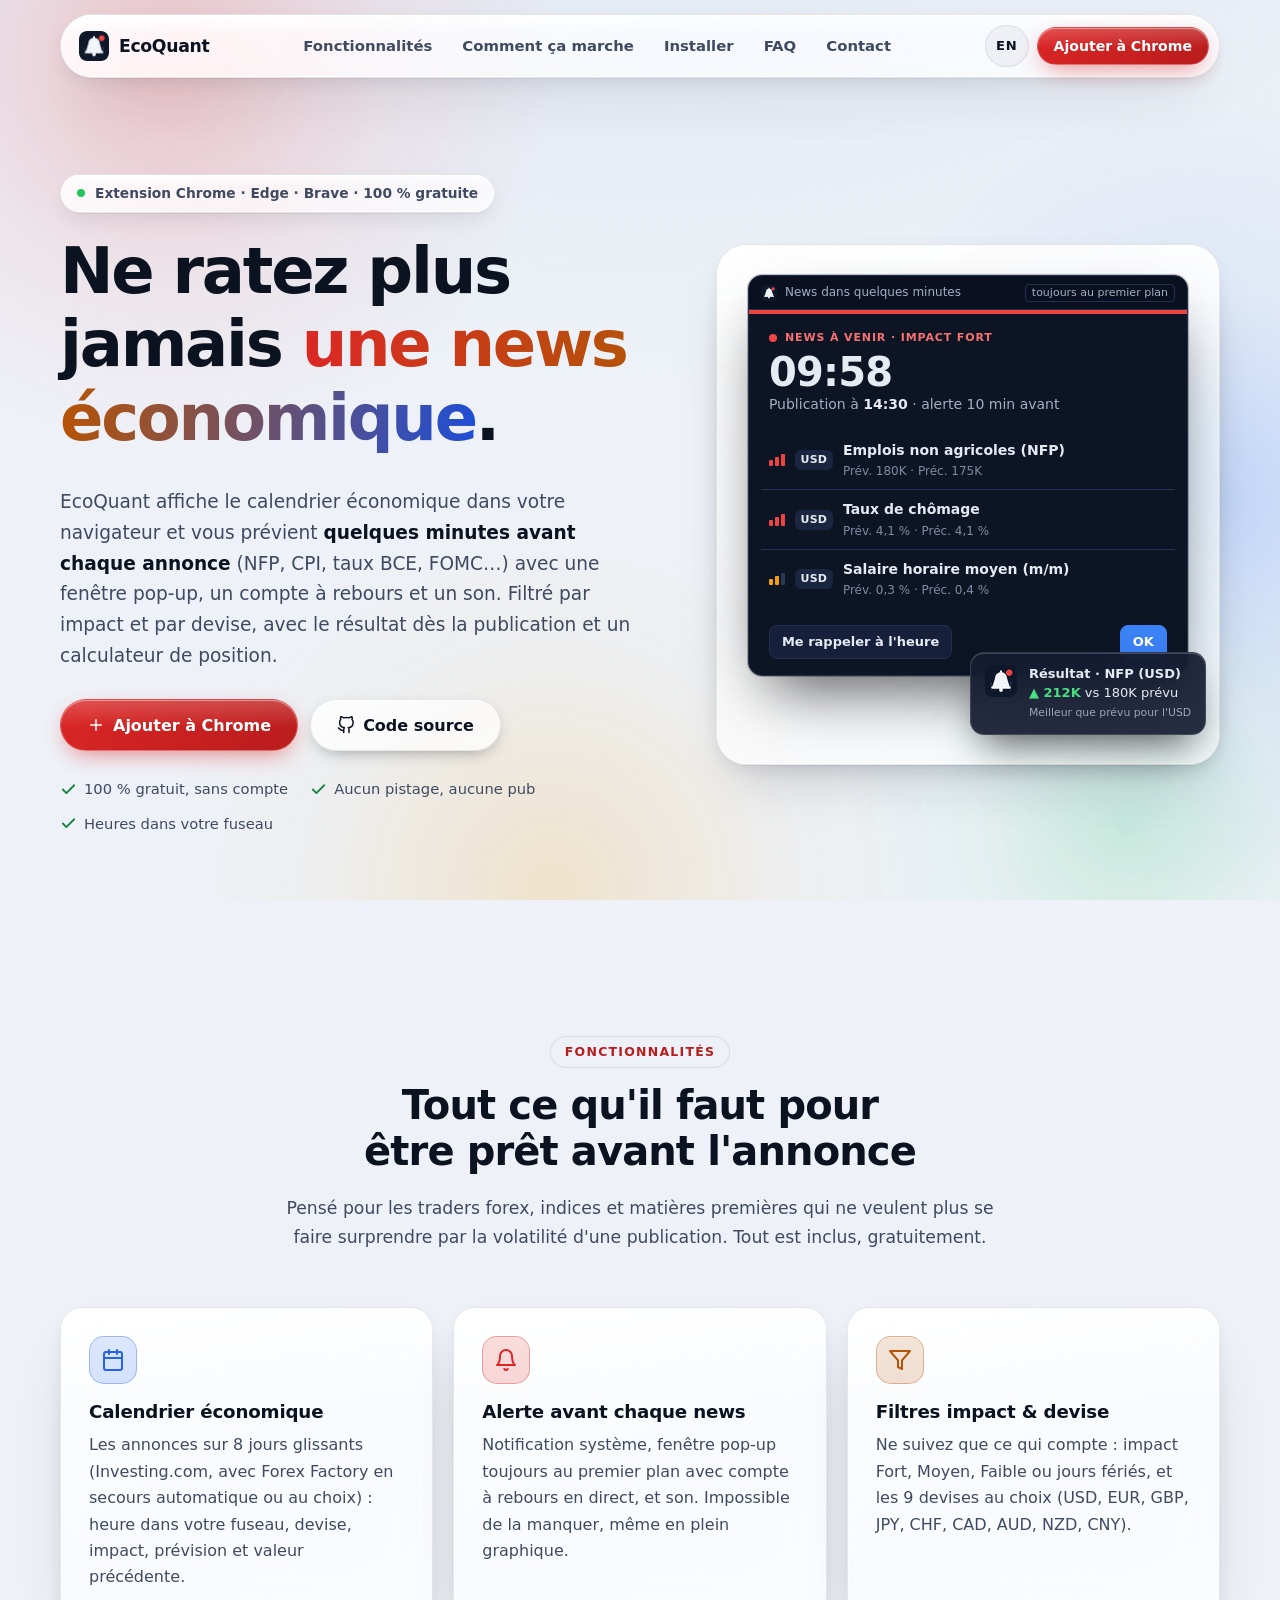
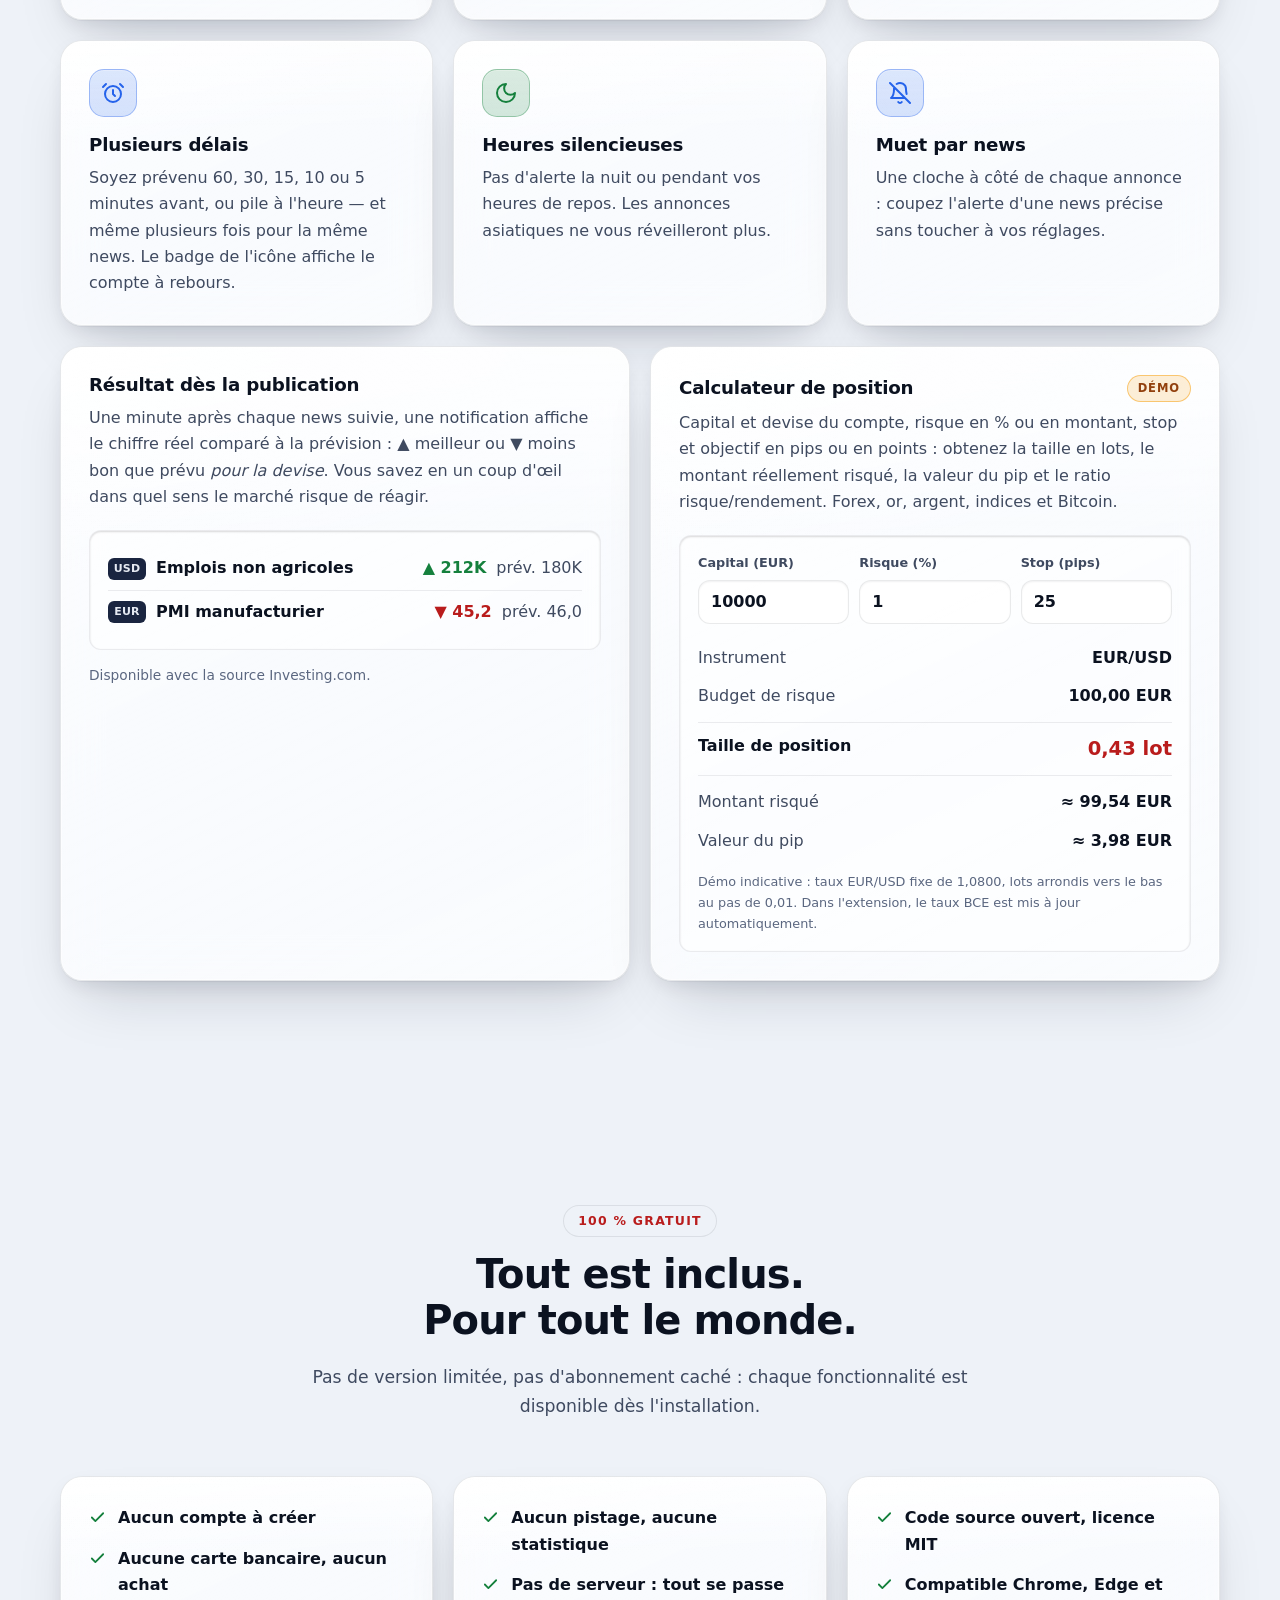
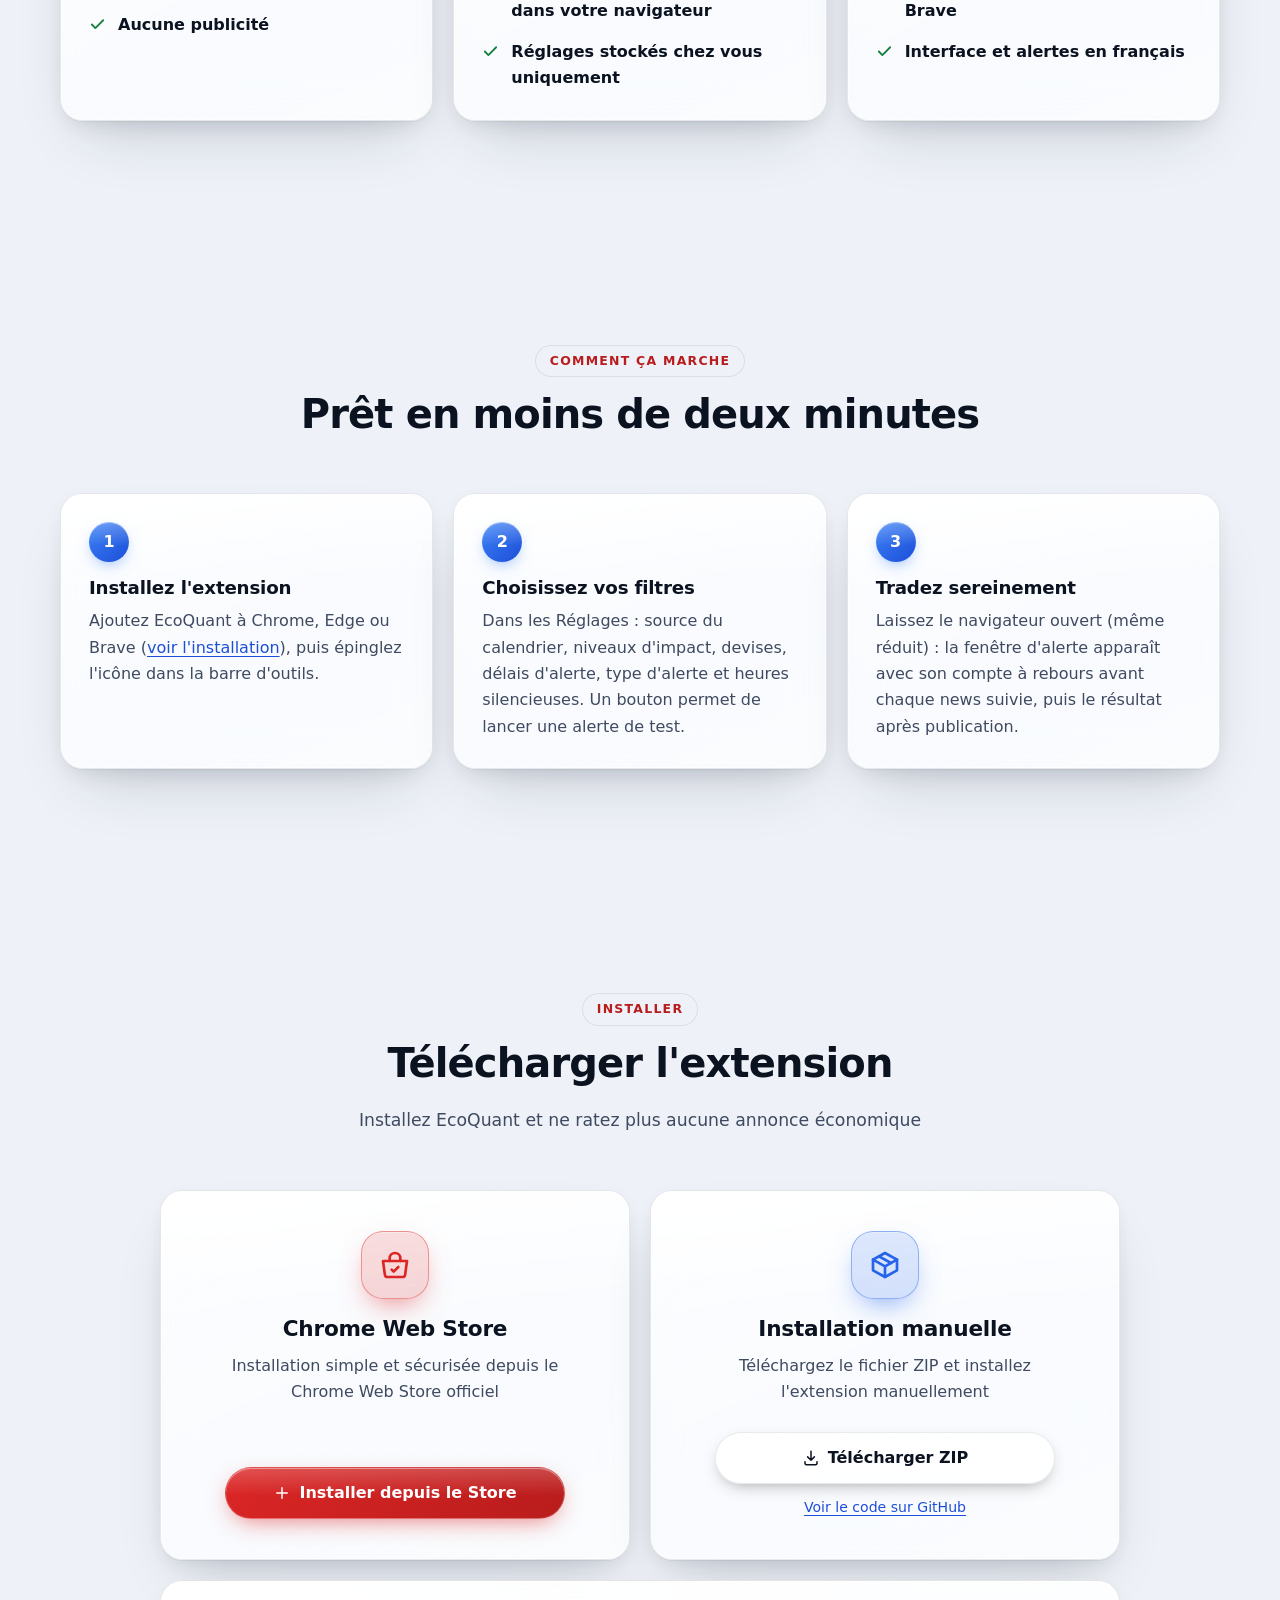
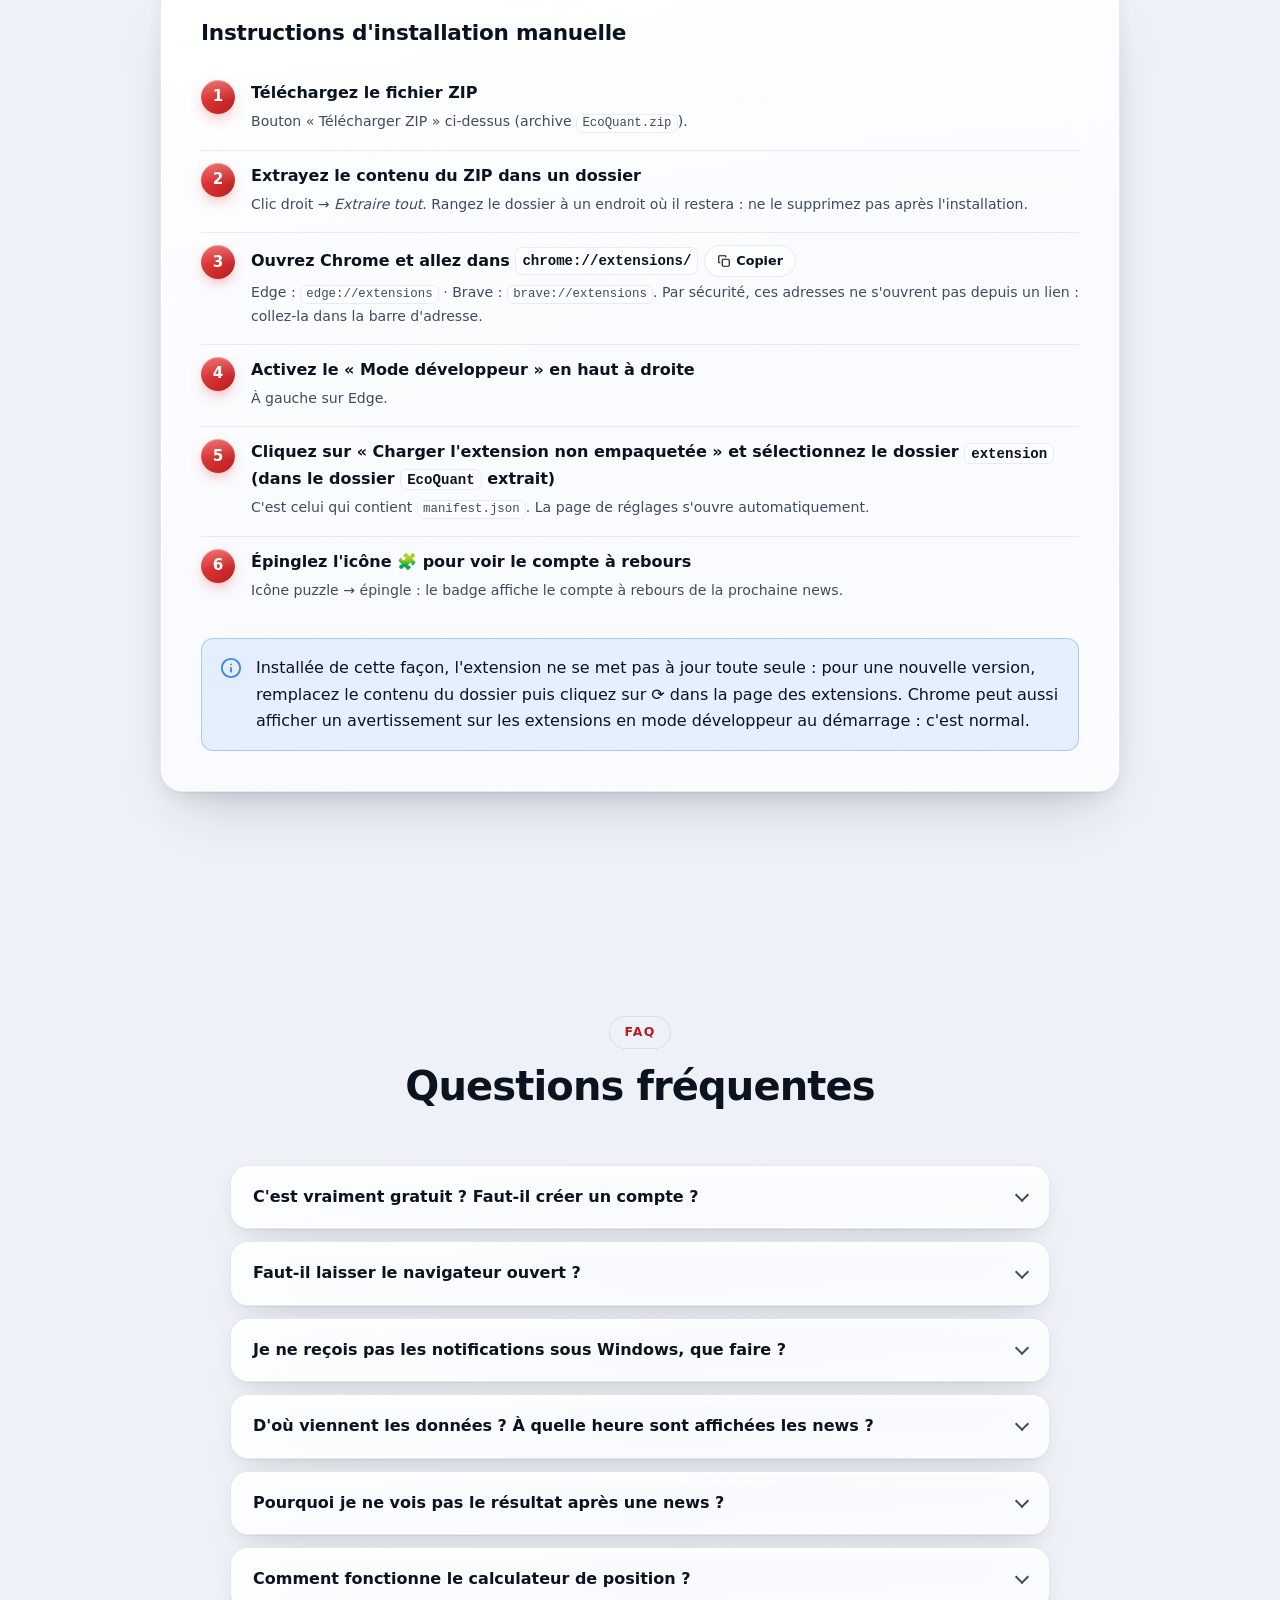
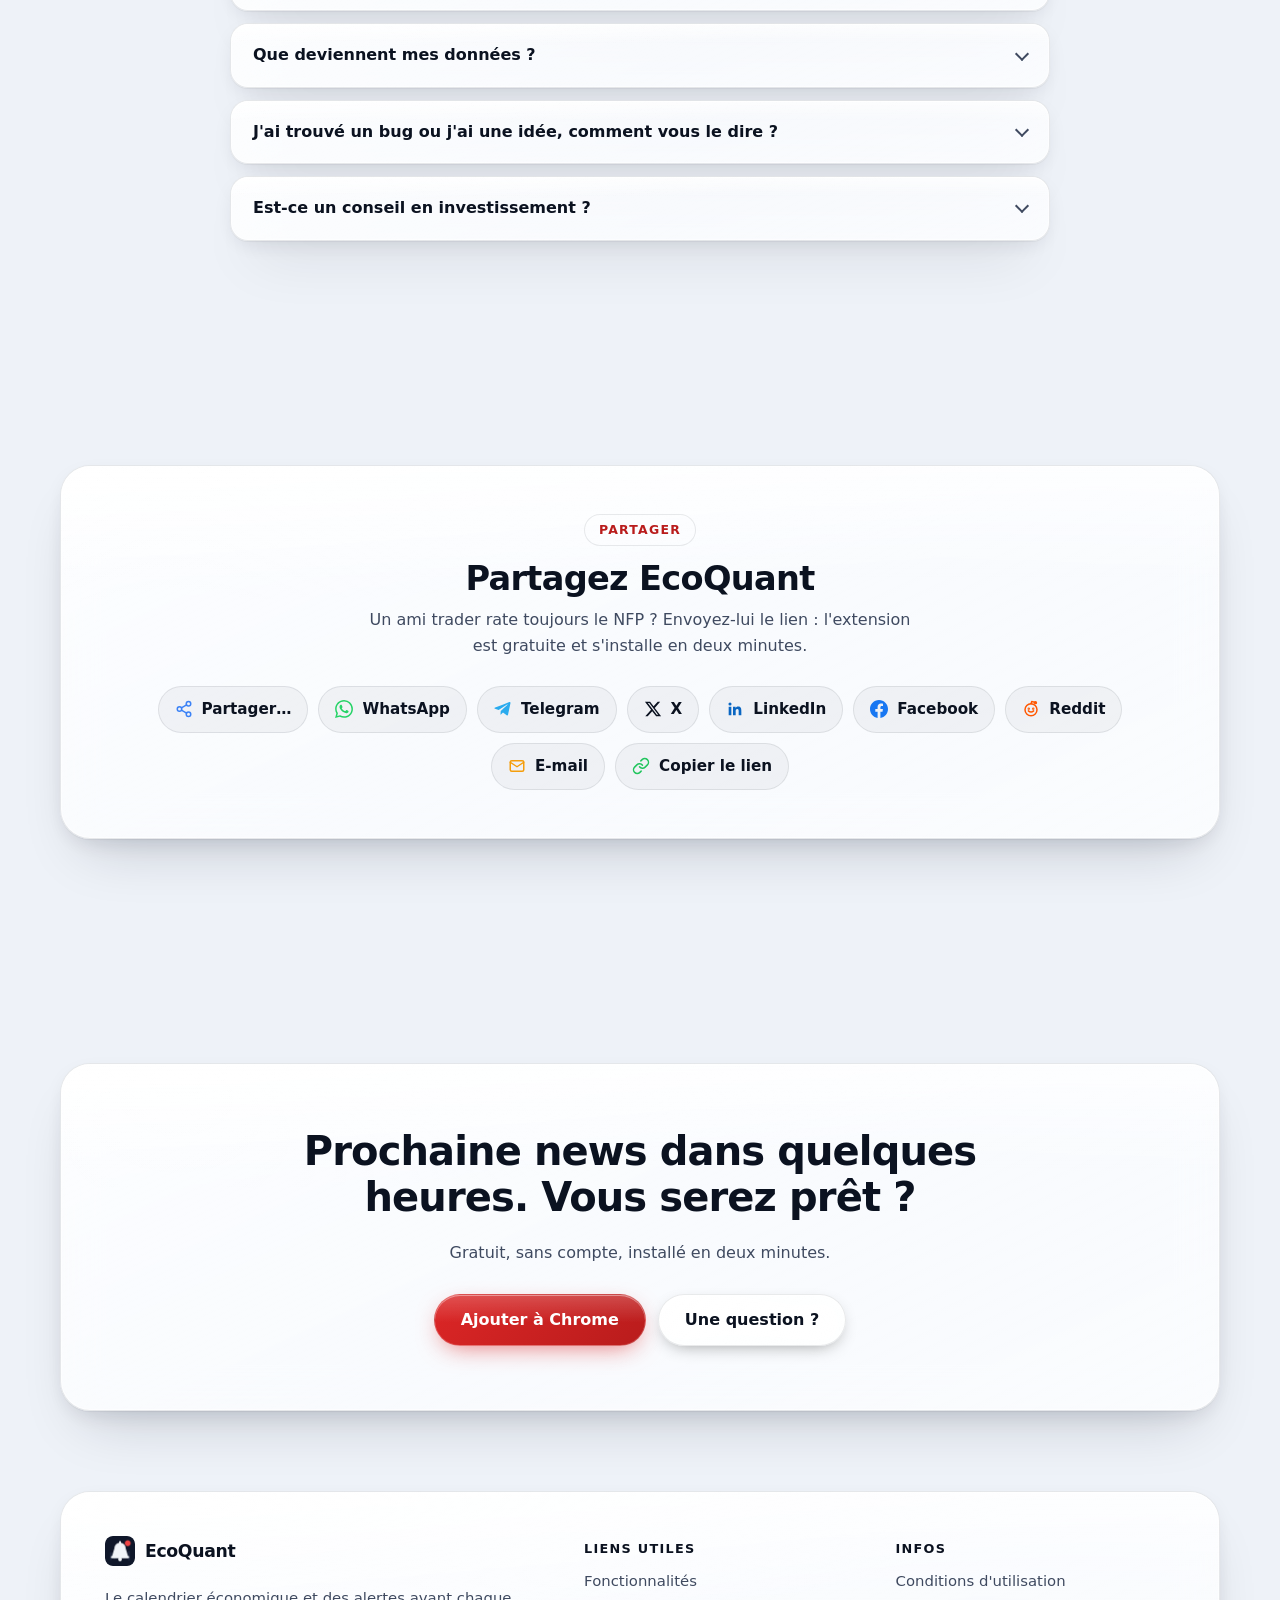
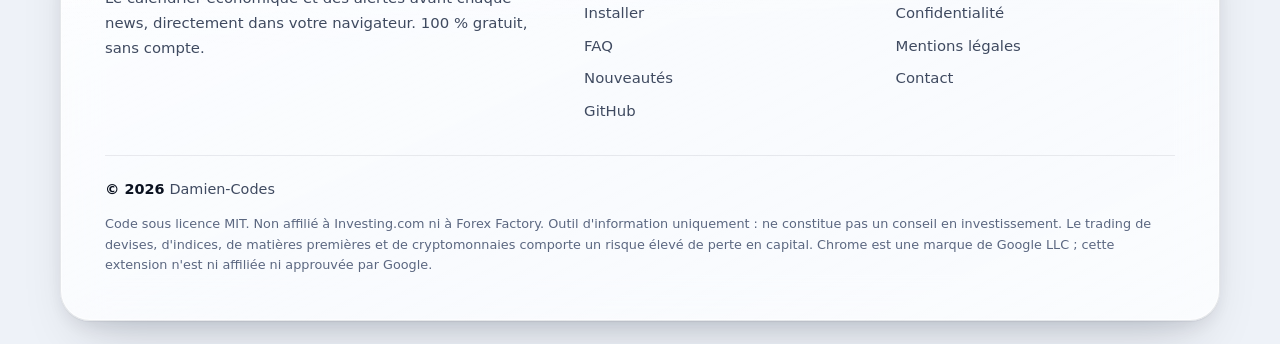
<file: index.html>
<!doctype html>
<html lang="fr">

<head>
  <meta name="google-site-verification" content="Xyae9kYvbnjhS_AHl_RqqGk0Sk2u1F_Wu21pMvLD-K8" />
  <meta charset="utf-8">
  <meta name="viewport" content="width=device-width, initial-scale=1">
  <title>EcoQuant : calendrier économique et alertes news pour Chrome</title>
  <meta name="description"
    content="Extension Chrome gratuite : calendrier économique et alerte pop-up avant chaque news (NFP, CPI, BCE, FOMC), résultat dès la publication et calculateur de lots.">
  <meta name="color-scheme" content="dark light">
  <meta name="theme-color" content="#070b16" media="(prefers-color-scheme: dark)">
  <meta name="theme-color" content="#eef2f8" media="(prefers-color-scheme: light)">
  <link rel="canonical" href="https://damien-codes.github.io/EcoQuant-Site/">
  <meta property="og:type" content="website">
  <meta property="og:locale" content="fr_FR">
  <meta property="og:site_name" content="EcoQuant">
  <meta property="og:title" content="EcoQuant : calendrier économique et alertes news pour Chrome">
  <meta property="og:description"
    content="Extension Chrome gratuite : calendrier économique et alerte pop-up avant chaque news (NFP, CPI, BCE, FOMC), résultat dès la publication et calculateur de lots.">
  <meta property="og:url" content="https://damien-codes.github.io/EcoQuant-Site/">
  <meta property="og:image" content="https://damien-codes.github.io/EcoQuant-Site/img/og-fr.png">
  <meta property="og:image:width" content="1200">
  <meta property="og:image:height" content="630">
  <meta property="og:image:alt"
    content="EcoQuant – alerte avant chaque news économique, résultat dès la publication et calculateur de position">
  <meta property="og:locale:alternate" content="en_US">
  <meta name="twitter:card" content="summary_large_image">
  <meta name="twitter:image" content="https://damien-codes.github.io/EcoQuant-Site/img/og-fr.png">
  <link rel="alternate" hreflang="fr" href="https://damien-codes.github.io/EcoQuant-Site/">
  <link rel="alternate" hreflang="en" href="https://damien-codes.github.io/EcoQuant-Site/en/">
  <link rel="alternate" hreflang="x-default" href="https://damien-codes.github.io/EcoQuant-Site/">
  <link rel="icon" type="image/png" sizes="32x32" href="img/icon32.png">
  <link rel="icon" type="image/png" sizes="128x128" href="img/icon128.png">
  <link rel="apple-touch-icon" href="img/icon128.png">
  <script>document.documentElement.classList.add('js')</script>
  <script defer src="js/main.js"></script>
  <link rel="stylesheet" href="css/style.css">
  <script type="application/ld+json">
{
  "@context": "https://schema.org",
  "@type": "SoftwareApplication",
  "name": "EcoQuant – Economic News",
  "description": "Extension gratuite pour Chrome, Edge et Brave : calendrier économique, alerte pop-up avant chaque annonce filtrée par impact et devise, chiffre réel face à la prévision dès la publication et calculateur de taille de position.",
  "url": "https://damien-codes.github.io/EcoQuant-Site/",
  "applicationCategory": "FinanceApplication",
  "applicationSubCategory": "Browser extension",
  "operatingSystem": "Chrome, Edge, Brave",
  "softwareVersion": "1.3.0",
  "dateModified": "2026-11-06",
  "inLanguage": "fr",
  "isAccessibleForFree": true,
  "offers": {
    "@type": "Offer",
    "price": "0",
    "priceCurrency": "EUR"
  },
  "downloadUrl": "https://chromewebstore.google.com/detail/kmpbiiclcjeaockakakgmejokbcocnij",
  "installUrl": "https://chromewebstore.google.com/detail/kmpbiiclcjeaockakakgmejokbcocnij",
  "image": "https://damien-codes.github.io/EcoQuant-Site/img/og-fr.png",
  "featureList": [
    "Calendrier économique sur 8 jours",
    "Alertes avant chaque news (60, 30, 15, 10, 5 min ou à l'heure)",
    "Filtres par niveau d'impact et par devise",
    "Résultat dès la publication : chiffre réel vs prévision",
    "Calculateur de taille de position",
    "Heures silencieuses et coupure par news"
  ],
  "author": {
    "@type": "Person",
    "name": "Damien Pino",
    "url": "https://github.com/Damien-Codes"
  },
  "sameAs": [
    "https://github.com/Damien-Codes/EcoQuant",
    "https://chromewebstore.google.com/detail/kmpbiiclcjeaockakakgmejokbcocnij"
  ]
}
  </script>
  <script type="application/ld+json">
{
  "@context": "https://schema.org",
  "@type": "FAQPage",
  "inLanguage": "fr",
  "mainEntity": [
    {
      "@type": "Question",
      "name": "C'est vraiment gratuit ? Faut-il créer un compte ?",
      "acceptedAnswer": {
        "@type": "Answer",
        "text": "Oui, 100 % gratuit et sans compte : toutes les fonctionnalités (alertes, 9 devises, tous les impacts, plusieurs délais, résultat après publication, calculateur de position) sont incluses. Pas de publicité, pas d'abonnement, pas de pistage. Le code source est ouvert, sous licence MIT."
      }
    },
    {
      "@type": "Question",
      "name": "Faut-il laisser le navigateur ouvert ?",
      "acceptedAnswer": {
        "@type": "Answer",
        "text": "Oui. Les alertes sont déclenchées par l'extension, donc Chrome (ou Edge / Brave) doit être ouvert, même réduit dans la barre des tâches. Si le navigateur est fermé ou l'ordinateur en veille, aucune alerte ne peut s'afficher."
      }
    },
    {
      "@type": "Question",
      "name": "Je ne reçois pas les notifications sous Windows, que faire ?",
      "acceptedAnswer": {
        "@type": "Answer",
        "text": "Ouvrez Paramètres → Système → Notifications, vérifiez que les notifications sont activées pour Google Chrome (ou Edge / Brave) et que le mode Ne pas déranger / Assistant de concentration est désactivé. Sur macOS : Réglages Système → Notifications → Google Chrome → Autoriser. Dans tous les cas, le bouton Lancer une alerte de test des Réglages permet de vérifier que tout fonctionne. La fenêtre pop-up, elle, s'affiche même si les notifications système sont bloquées."
      }
    },
    {
      "@type": "Question",
      "name": "D'où viennent les données ? À quelle heure sont affichées les news ?",
      "acceptedAnswer": {
        "@type": "Answer",
        "text": "Par défaut, le calendrier vient d'Investing.com (8 jours glissants, avec le chiffre réel après publication). Vous pouvez aussi choisir Forex Factory dans les Réglages : flux très fiable, mais limité à la semaine en cours et sans chiffre réel. Investing.com refuse parfois les requêtes (protection anti-robot). L'extension bascule alors automatiquement sur Forex Factory (message orange dans le popup) et réessaie Investing.com un peu plus tard. Pour débloquer plus vite : ouvrez une fois investing.com dans le navigateur, puis cliquez sur ⟳ dans le popup. Les heures sont converties dans le fuseau horaire de votre ordinateur : pas de calcul à faire, même en voyage."
      }
    },
    {
      "@type": "Question",
      "name": "Pourquoi je ne vois pas le résultat après une news ?",
      "acceptedAnswer": {
        "@type": "Answer",
        "text": "Le résultat (chiffre réel vs prévision) n'est disponible qu'avec la source Investing.com. Il arrive environ une minute après la publication ; si le chiffre tarde, l'extension réessaie chaque minute pendant quelques minutes. Vérifiez aussi que l'option « Résultat après publication » est activée dans les Réglages."
      }
    },
    {
      "@type": "Question",
      "name": "Comment fonctionne le calculateur de position ?",
      "acceptedAnswer": {
        "@type": "Answer",
        "text": "Ouvrez le popup, onglet Calculateur de position. Les taux de change (BCE) sont récupérés automatiquement et peuvent être saisis à la main dans « Avancé ». Pour les indices et métaux, la valeur d'un point dépend de votre broker : vérifiez-la et ajustez-la dans « Avancé ». Le résultat est indicatif."
      }
    },
    {
      "@type": "Question",
      "name": "Que deviennent mes données ?",
      "acceptedAnswer": {
        "@type": "Answer",
        "text": "Elles restent dans votre navigateur. L'extension n'a pas de serveur et n'envoie rien à son éditeur. Détails dans la politique de confidentialité."
      }
    },
    {
      "@type": "Question",
      "name": "J'ai trouvé un bug ou j'ai une idée, comment vous le dire ?",
      "acceptedAnswer": {
        "@type": "Answer",
        "text": "Ouvrez un ticket sur GitHub (Issues) en décrivant ce qui se passe (navigateur, source choisie, capture si possible), ou écrivez à pinodamien@gmail.com. Voir aussi la page Contact."
      }
    },
    {
      "@type": "Question",
      "name": "Est-ce un conseil en investissement ?",
      "acceptedAnswer": {
        "@type": "Answer",
        "text": "Non. EcoQuant est un outil d'information et d'organisation. Il ne recommande aucun achat ni aucune vente. Le trading comporte un risque élevé de perte en capital. Voir les conditions d'utilisation."
      }
    }
  ]
}
  </script>
</head>

<body>
  <div class="backdrop" aria-hidden="true">
    <span class="blob blob-red"></span><span class="blob blob-blue"></span>
    <span class="blob blob-amber"></span><span class="blob blob-green"></span>
  </div>
  <svg class="svg-defs" width="0" height="0" aria-hidden="true" focusable="false">
    <filter id="liquid-refraction" x="0" y="0" width="100%" height="100%" color-interpolation-filters="sRGB">
      <feTurbulence type="fractalNoise" baseFrequency="0.008 0.012" numOctaves="2" seed="7" result="noise" />
      <feGaussianBlur in="noise" stdDeviation="2" result="soft" />
      <feDisplacementMap in="SourceGraphic" in2="soft" scale="28" xChannelSelector="R" yChannelSelector="G" />
    </filter>
  </svg>
  <a class="skip-link" href="#contenu">Aller au contenu</a>
  <header class="site-header" data-header>
    <nav class="nav glass" aria-label="Navigation principale">
      <a class="brand" href="index.html" aria-current="page"><img src="img/icon128.png" alt="" width="32"
          height="32">EcoQuant</a>
      <ul class="nav-links" id="nav-links">
        <li><a href="#fonctionnalites">Fonctionnalités</a></li>
        <li><a href="#comment">Comment ça marche</a></li>
        <li><a href="#installer">Installer</a></li>
        <li><a href="#faq">FAQ</a></li>
        <li><a href="contact.html">Contact</a></li>
      </ul>
      <div class="nav-actions">
        <a class="lang-switch" href="en/index.html" hreflang="en" lang="en" title="English version"><span
            class="visually-hidden">Switch to </span>EN</a>
        <a class="btn btn-primary btn-sm"
          href="https://chromewebstore.google.com/detail/kmpbiiclcjeaockakakgmejokbcocnij" target="_blank"
          rel="noopener">Ajouter<span class="hide-xs">à Chrome</span></a>
        <button class="nav-toggle" type="button" aria-expanded="false" aria-controls="nav-links"
          aria-label="Ouvrir le menu">
          <span aria-hidden="true"></span><span aria-hidden="true"></span>
        </button>
      </div>
    </nav>
  </header>

  <main id="contenu">

    <!-- ============ HERO ============ -->
    <section class="hero">
      <div class="container hero-grid">
        <div class="hero-copy">
          <span class="badge-pill glass"><span class="dot" aria-hidden="true"></span>Extension Chrome · Edge · Brave ·
            100&nbsp;% gratuite</span>
          <h1>Ne ratez plus jamais <span class="hl">une news économique</span>.</h1>
          <p class="lead">EcoQuant affiche le calendrier économique dans votre navigateur et vous prévient
            <strong>quelques minutes avant chaque annonce</strong> (NFP, CPI, taux BCE, FOMC…) avec une fenêtre pop-up,
            un compte à rebours et un son. Filtré par impact et par devise, avec le résultat dès la publication et un
            calculateur de position.
          </p>
          <div class="cta-row">
            <a class="btn btn-primary btn-lg"
              href="https://chromewebstore.google.com/detail/kmpbiiclcjeaockakakgmejokbcocnij" target="_blank"
              rel="noopener">
              <svg viewBox="0 0 24 24" fill="none" stroke="currentColor" stroke-width="2" stroke-linecap="round"
                stroke-linejoin="round" aria-hidden="true">
                <path d="M12 5v14M5 12h14" />
              </svg>
              Ajouter à Chrome
            </a>
            <a class="btn btn-lg" href="https://github.com/Damien-Codes/EcoQuant" target="_blank" rel="noopener">
              <svg viewBox="0 0 24 24" fill="none" stroke="currentColor" stroke-width="2" stroke-linecap="round"
                stroke-linejoin="round" aria-hidden="true">
                <path
                  d="M9 19c-5 1.5-5-2.5-7-3m14 6v-3.87a3.37 3.37 0 0 0-.94-2.61c3.14-.35 6.44-1.54 6.44-7A5.44 5.44 0 0 0 20 4.77 5.07 5.07 0 0 0 19.91 1S18.73.65 16 2.48a13.38 13.38 0 0 0-7 0C6.27.65 5.09 1 5.09 1A5.07 5.07 0 0 0 5 4.77a5.44 5.44 0 0 0-1.5 3.78c0 5.42 3.3 6.61 6.44 7A3.37 3.37 0 0 0 9 18.13V22" />
              </svg>
              Code source
            </a>
          </div>
          <ul class="trust">
            <li><svg viewBox="0 0 24 24" fill="none" stroke="currentColor" stroke-width="2.5" stroke-linecap="round"
                stroke-linejoin="round" aria-hidden="true">
                <path d="M20 6 9 17l-5-5" />
              </svg>100&nbsp;% gratuit, sans compte</li>
            <li><svg viewBox="0 0 24 24" fill="none" stroke="currentColor" stroke-width="2.5" stroke-linecap="round"
                stroke-linejoin="round" aria-hidden="true">
                <path d="M20 6 9 17l-5-5" />
              </svg>Aucun pistage, aucune pub</li>
            <li><svg viewBox="0 0 24 24" fill="none" stroke="currentColor" stroke-width="2.5" stroke-linecap="round"
                stroke-linejoin="round" aria-hidden="true">
                <path d="M20 6 9 17l-5-5" />
              </svg>Heures dans votre fuseau</li>
          </ul>
        </div>

        <!-- Maquette HTML/CSS de la fenêtre d'alerte (illustration, pas une capture d'écran) -->
        <div class="hero-visual glass" data-refract role="img"
          aria-label="Illustration : fenêtre d'alerte de l'extension affichant un compte à rebours avant la publication des Non-Farm Payrolls américains, et une notification de résultat meilleur que prévu.">
          <div class="mock-stage" aria-hidden="true">
            <div class="mock-window">
              <div class="mock-titlebar"><img src="img/icon32.png" alt="" width="16" height="16">News dans quelques
                minutes<span class="pin">toujours au premier plan</span></div>
              <div class="mock-stripe"></div>
              <div class="mock-head">
                <div class="mock-kicker"><span class="dot"></span>News à venir · Impact fort</div>
                <div class="mock-big num" id="mock-cd">09:58</div>
                <div class="mock-sub">Publication à <b>14:30</b> · alerte 10 min avant</div>
              </div>
              <ul class="mock-list">
                <li>
                  <span class="bars"><i class="on"></i><i class="on"></i><i class="on"></i></span>
                  <span class="ccy">USD</span>
                  <span class="t"><span class="t-name">Emplois non agricoles (NFP)</span><small>Prév. 180K · Préc.
                      175K</small></span>
                </li>
                <li>
                  <span class="bars"><i class="on"></i><i class="on"></i><i class="on"></i></span>
                  <span class="ccy">USD</span>
                  <span class="t"><span class="t-name">Taux de chômage</span><small>Prév. 4,1 % · Préc. 4,1
                      %</small></span>
                </li>
                <li>
                  <span class="bars bars-medium"><i class="on"></i><i class="on"></i><i></i></span>
                  <span class="ccy">USD</span>
                  <span class="t"><span class="t-name">Salaire horaire moyen (m/m)</span><small>Prév. 0,3 % · Préc. 0,4
                      %</small></span>
                </li>
              </ul>
              <div class="mock-foot">
                <span class="mock-btn hide-xs">Me rappeler à l'heure</span>
                <span class="sp"></span>
                <span class="mock-btn primary">OK</span>
              </div>
            </div>
            <div class="mock-toast">
              <img src="img/icon32.png" alt="" width="32" height="32">
              <div>
                <b>Résultat · NFP (USD)</b>
                <span class="up">▲ 212K</span> vs 180K prévu<br>
                <small>Meilleur que prévu pour l'USD</small>
              </div>
            </div>
          </div>
        </div>
      </div>
    </section>

    <!-- ============ FONCTIONNALITÉS ============ -->
    <section class="section" id="fonctionnalites">
      <div class="container">
        <div class="section-head reveal">
          <span class="eyebrow">Fonctionnalités</span>
          <h2>Tout ce qu'il faut pour être prêt avant l'annonce</h2>
          <p>Pensé pour les traders forex, indices et matières premières qui ne veulent plus se faire surprendre par la
            volatilité d'une publication. Tout est inclus, gratuitement.</p>
        </div>
        <div class="grid grid-3">
          <article class="card glass glass-interactive reveal">
            <div class="icon-tile icon-blue"><svg viewBox="0 0 24 24" fill="none" stroke="currentColor" stroke-width="2"
                stroke-linecap="round" stroke-linejoin="round" aria-hidden="true">
                <rect x="3" y="4" width="18" height="18" rx="2" />
                <path d="M16 2v4M8 2v4M3 10h18" />
              </svg></div>
            <h3>Calendrier économique</h3>
            <p>Les annonces sur 8 jours glissants (Investing.com, avec Forex Factory en secours automatique ou au choix)
              : heure dans votre fuseau, devise, impact, prévision et valeur précédente.</p>
          </article>
          <article class="card glass glass-interactive reveal">
            <div class="icon-tile icon-red"><svg viewBox="0 0 24 24" fill="none" stroke="currentColor" stroke-width="2"
                stroke-linecap="round" stroke-linejoin="round" aria-hidden="true">
                <path d="M6 8a6 6 0 0 1 12 0c0 7 3 9 3 9H3s3-2 3-9" />
                <path d="M10.3 21a1.94 1.94 0 0 0 3.4 0" />
              </svg></div>
            <h3>Alerte avant chaque news</h3>
            <p>Notification système, fenêtre pop-up toujours au premier plan avec compte à rebours en direct, et son.
              Impossible de la manquer, même en plein graphique.</p>
          </article>
          <article class="card glass glass-interactive reveal">
            <div class="icon-tile icon-amber"><svg viewBox="0 0 24 24" fill="none" stroke="currentColor"
                stroke-width="2" stroke-linecap="round" stroke-linejoin="round" aria-hidden="true">
                <path d="M22 3H2l8 9.46V19l4 2v-8.54L22 3z" />
              </svg></div>
            <h3>Filtres impact &amp; devise</h3>
            <p>Ne suivez que ce qui compte : impact Fort, Moyen, Faible ou jours fériés, et les 9 devises au choix (USD,
              EUR, GBP, JPY, CHF, CAD, AUD, NZD, CNY).</p>
          </article>
          <article class="card glass glass-interactive reveal">
            <div class="icon-tile icon-blue"><svg viewBox="0 0 24 24" fill="none" stroke="currentColor" stroke-width="2"
                stroke-linecap="round" stroke-linejoin="round" aria-hidden="true">
                <circle cx="12" cy="13" r="8" />
                <path d="M12 9v4l2 2M5 3 2 6M22 6l-3-3" />
              </svg></div>
            <h3>Plusieurs délais</h3>
            <p>Soyez prévenu 60, 30, 15, 10 ou 5 minutes avant, ou pile à l'heure — et même plusieurs fois pour la même
              news. Le badge de l'icône affiche le compte à rebours.</p>
          </article>
          <article class="card glass glass-interactive reveal">
            <div class="icon-tile icon-green"><svg viewBox="0 0 24 24" fill="none" stroke="currentColor"
                stroke-width="2" stroke-linecap="round" stroke-linejoin="round" aria-hidden="true">
                <path d="M12 3a6 6 0 0 0 9 9 9 9 0 1 1-9-9z" />
              </svg></div>
            <h3>Heures silencieuses</h3>
            <p>Pas d'alerte la nuit ou pendant vos heures de repos. Les annonces asiatiques ne vous réveilleront plus.
            </p>
          </article>
          <article class="card glass glass-interactive reveal">
            <div class="icon-tile icon-blue"><svg viewBox="0 0 24 24" fill="none" stroke="currentColor" stroke-width="2"
                stroke-linecap="round" stroke-linejoin="round" aria-hidden="true">
                <path
                  d="M13.73 21a2 2 0 0 1-3.46 0M18.63 13A17.89 17.89 0 0 1 18 8M6.26 6.26A5.82 5.82 0 0 0 6 8c0 7-3 9-3 9h14M18 8a6 6 0 0 0-9.33-5M2 2l20 20" />
              </svg></div>
            <h3>Muet par news</h3>
            <p>Une cloche à côté de chaque annonce : coupez l'alerte d'une news précise sans toucher à vos réglages.</p>
          </article>
        </div>

        <div class="split">
          <article class="card glass reveal">
            <h3>Résultat dès la publication</h3>
            <p>Une minute après chaque news suivie, une notification affiche le chiffre réel comparé à la prévision : ▲
              meilleur ou ▼ moins bon que prévu <em>pour la devise</em>. Vous savez en un coup d'œil dans quel sens le
              marché risque de réagir.</p>
            <div class="result-demo inset" role="group" aria-label="Exemple de résultats">
              <div class="result-row"><span class="ccy">USD</span><span class="name">Emplois non agricoles</span><span
                  class="up num">▲ 212K</span><span class="muted num">prév. 180K</span></div>
              <div class="result-row"><span class="ccy">EUR</span><span class="name">PMI manufacturier</span><span
                  class="down num">▼ 45,2</span><span class="muted num">prév. 46,0</span></div>
            </div>
            <p class="card-note">Disponible avec la source Investing.com.</p>
          </article>

          <article class="card glass reveal" id="calculateur">
            <div class="card-title-row">
              <h3>Calculateur de position</h3>
              <span class="demo-tag">Démo</span>
            </div>
            <p>Capital et devise du compte, risque en % ou en montant, stop et objectif en pips ou en points : obtenez
              la taille en lots, le montant réellement risqué, la valeur du pip et le ratio risque/rendement. Forex, or,
              argent, indices et Bitcoin.</p>
            <form class="calc-demo inset" data-calc aria-label="Démo du calculateur de position sur EUR/USD" novalidate>
              <div class="calc-fields">
                <label>
                  <span>Capital (EUR)</span>
                  <input name="capital" type="number" inputmode="decimal" min="1" step="any" value="10000">
                </label>
                <label>
                  <span>Risque (%)</span>
                  <input name="risk" type="number" inputmode="decimal" min="0.01" max="100" step="any" value="1">
                </label>
                <label>
                  <span>Stop (pips)</span>
                  <input name="stop" type="number" inputmode="decimal" min="0.1" step="any" value="25">
                </label>
              </div>
              <dl class="calc-out num" aria-live="polite">
                <div>
                  <dt>Instrument</dt>
                  <dd>EUR/USD</dd>
                </div>
                <div>
                  <dt>Budget de risque</dt>
                  <dd><output name="budget">100,00 EUR</output></dd>
                </div>
                <div class="calc-main">
                  <dt>Taille de position</dt>
                  <dd><output name="lots">0,43 lot</output></dd>
                </div>
                <div>
                  <dt>Montant risqué</dt>
                  <dd><output name="risked">≈ 99,54 EUR</output></dd>
                </div>
                <div>
                  <dt>Valeur du pip</dt>
                  <dd><output name="pip">≈ 3,98 EUR</output></dd>
                </div>
              </dl>
              <p class="calc-hint">Démo indicative : taux EUR/USD fixe de 1,0800, lots arrondis vers le bas au pas de
                0,01. Dans l'extension, le taux BCE est mis à jour automatiquement.</p>
            </form>
          </article>
        </div>
      </div>
    </section>

    <!-- ============ GRATUIT ============ -->
    <section class="section" id="gratuit">
      <div class="container">
        <div class="section-head reveal">
          <span class="eyebrow">100&nbsp;% gratuit</span>
          <h2>Tout est inclus. Pour tout le monde.</h2>
          <p>Pas de version limitée, pas d'abonnement caché : chaque fonctionnalité est disponible dès l'installation.
          </p>
        </div>
        <div class="grid grid-3">
          <article class="card glass reveal">
            <ul class="checklist">
              <li><svg viewBox="0 0 24 24" fill="none" stroke="currentColor" stroke-width="2.5" stroke-linecap="round"
                  stroke-linejoin="round" aria-hidden="true">
                  <path d="M20 6 9 17l-5-5" />
                </svg>Aucun compte à créer</li>
              <li><svg viewBox="0 0 24 24" fill="none" stroke="currentColor" stroke-width="2.5" stroke-linecap="round"
                  stroke-linejoin="round" aria-hidden="true">
                  <path d="M20 6 9 17l-5-5" />
                </svg>Aucune carte bancaire, aucun achat</li>
              <li><svg viewBox="0 0 24 24" fill="none" stroke="currentColor" stroke-width="2.5" stroke-linecap="round"
                  stroke-linejoin="round" aria-hidden="true">
                  <path d="M20 6 9 17l-5-5" />
                </svg>Aucune publicité</li>
            </ul>
          </article>
          <article class="card glass reveal">
            <ul class="checklist">
              <li><svg viewBox="0 0 24 24" fill="none" stroke="currentColor" stroke-width="2.5" stroke-linecap="round"
                  stroke-linejoin="round" aria-hidden="true">
                  <path d="M20 6 9 17l-5-5" />
                </svg>Aucun pistage, aucune statistique</li>
              <li><svg viewBox="0 0 24 24" fill="none" stroke="currentColor" stroke-width="2.5" stroke-linecap="round"
                  stroke-linejoin="round" aria-hidden="true">
                  <path d="M20 6 9 17l-5-5" />
                </svg>Pas de serveur : tout se passe dans votre navigateur</li>
              <li><svg viewBox="0 0 24 24" fill="none" stroke="currentColor" stroke-width="2.5" stroke-linecap="round"
                  stroke-linejoin="round" aria-hidden="true">
                  <path d="M20 6 9 17l-5-5" />
                </svg>Réglages stockés chez vous uniquement</li>
            </ul>
          </article>
          <article class="card glass reveal">
            <ul class="checklist">
              <li><svg viewBox="0 0 24 24" fill="none" stroke="currentColor" stroke-width="2.5" stroke-linecap="round"
                  stroke-linejoin="round" aria-hidden="true">
                  <path d="M20 6 9 17l-5-5" />
                </svg>Code source ouvert, licence MIT</li>
              <li><svg viewBox="0 0 24 24" fill="none" stroke="currentColor" stroke-width="2.5" stroke-linecap="round"
                  stroke-linejoin="round" aria-hidden="true">
                  <path d="M20 6 9 17l-5-5" />
                </svg>Compatible Chrome, Edge et Brave</li>
              <li><svg viewBox="0 0 24 24" fill="none" stroke="currentColor" stroke-width="2.5" stroke-linecap="round"
                  stroke-linejoin="round" aria-hidden="true">
                  <path d="M20 6 9 17l-5-5" />
                </svg>Interface et alertes en français</li>
            </ul>
          </article>
        </div>
      </div>
    </section>

    <!-- ============ COMMENT ÇA MARCHE ============ -->
    <section class="section" id="comment">
      <div class="container">
        <div class="section-head reveal">
          <span class="eyebrow">Comment ça marche</span>
          <h2>Prêt en moins de deux minutes</h2>
        </div>
        <ol class="how grid grid-3">
          <li class="card glass reveal">
            <span class="how-num" aria-hidden="true">1</span>
            <h3>Installez l'extension</h3>
            <p>Ajoutez EcoQuant à Chrome, Edge ou Brave (<a href="#installer">voir l'installation</a>), puis épinglez
              l'icône dans la barre d'outils.</p>
          </li>
          <li class="card glass reveal">
            <span class="how-num" aria-hidden="true">2</span>
            <h3>Choisissez vos filtres</h3>
            <p>Dans les Réglages : source du calendrier, niveaux d'impact, devises, délais d'alerte, type d'alerte et
              heures silencieuses. Un bouton permet de lancer une alerte de test.</p>
          </li>
          <li class="card glass reveal">
            <span class="how-num" aria-hidden="true">3</span>
            <h3>Tradez sereinement</h3>
            <p>Laissez le navigateur ouvert (même réduit) : la fenêtre d'alerte apparaît avec son compte à rebours avant
              chaque news suivie, puis le résultat après publication.</p>
          </li>
        </ol>
      </div>
    </section>

    <!-- ============ INSTALLER ============ -->
    <section class="section" id="installer" aria-labelledby="installer-title">
      <div class="container">
        <div class="section-head reveal">
          <span class="eyebrow">Installer</span>
          <h2 id="installer-title">Télécharger l'extension</h2>
          <p>Installez EcoQuant et ne ratez plus aucune annonce économique</p>
        </div>

        <div class="install-grid">
          <article class="install-card glass reveal">
            <div class="install-icon install-icon-red"><svg viewBox="0 0 24 24" fill="none" stroke="currentColor"
                stroke-width="2" stroke-linecap="round" stroke-linejoin="round" aria-hidden="true" focusable="false">
                <path d="M3 9h18l-1.4 10.2A2 2 0 0 1 17.6 21H6.4a2 2 0 0 1-2-1.8L3 9z" />
                <path d="M8 9V7a4 4 0 0 1 8 0v2" />
                <path d="M9.5 15.5 11 17l3.5-3.5" />
              </svg></div>
            <h3>Chrome Web Store</h3>
            <p>Installation simple et sécurisée depuis le Chrome Web Store officiel</p>
            <div class="install-action">
              <a class="btn btn-primary btn-lg btn-block"
                href="https://chromewebstore.google.com/detail/kmpbiiclcjeaockakakgmejokbcocnij" target="_blank"
                rel="noopener">
                <svg viewBox="0 0 24 24" fill="none" stroke="currentColor" stroke-width="2" stroke-linecap="round"
                  stroke-linejoin="round" aria-hidden="true">
                  <path d="M12 5v14M5 12h14" />
                </svg>
                Installer depuis le Store
              </a>
            </div>
          </article>
          <article class="install-card glass reveal">
            <div class="install-icon install-icon-blue"><svg viewBox="0 0 24 24" fill="none" stroke="currentColor"
                stroke-width="2" stroke-linecap="round" stroke-linejoin="round" aria-hidden="true">
                <path d="M21 8 12 3 3 8v8l9 5 9-5V8z" />
                <path d="M3 8l9 5 9-5M12 13v8" />
                <path d="m7.5 5.5 9 5" />
              </svg></div>
            <h3>Installation manuelle</h3>
            <p>Téléchargez le fichier ZIP et installez l'extension manuellement</p>
            <div class="install-action">
              <a class="btn btn-lg btn-block" href="EcoQuant.zip" download="EcoQuant.zip">
                <svg viewBox="0 0 24 24" fill="none" stroke="currentColor" stroke-width="2" stroke-linecap="round"
                  stroke-linejoin="round" aria-hidden="true">
                  <path d="M12 3v12m0 0-4.5-4.5M12 15l4.5-4.5" />
                  <path d="M4 17v2a2 2 0 0 0 2 2h12a2 2 0 0 0 2-2v-2" />
                </svg>
                Télécharger ZIP
              </a>
              <p class="install-note"><a href="https://github.com/Damien-Codes/EcoQuant" target="_blank"
                  rel="noopener">Voir le code sur GitHub</a></p>
            </div>
          </article>
        </div>

        <article class="steps-card glass reveal" id="instructions" aria-labelledby="instructions-title">
          <h3 id="instructions-title">Instructions d'installation manuelle</h3>
          <ol class="steps">
            <li>
              <span class="step-num" aria-hidden="true">1</span>
              <div>
                <p>Téléchargez le fichier ZIP</p><small>Bouton « Télécharger ZIP » ci-dessus (archive
                  <code>EcoQuant.zip</code>).</small>
              </div>
            </li>
            <li>
              <span class="step-num" aria-hidden="true">2</span>
              <div>
                <p>Extrayez le contenu du ZIP dans un dossier</p><small>Clic droit → <em>Extraire tout</em>. Rangez le
                  dossier à un endroit où il restera : ne le supprimez pas après l'installation.</small>
              </div>
            </li>
            <li>
              <span class="step-num" aria-hidden="true">3</span>
              <div>
                <p>Ouvrez Chrome et allez dans
                  <span class="code-copy"><code>chrome://extensions/</code><button class="copy-btn" type="button"
                      data-copy="chrome://extensions/" aria-describedby="copy-status" hidden><svg viewBox="0 0 24 24"
                        fill="none" stroke="currentColor" stroke-width="2" stroke-linecap="round"
                        stroke-linejoin="round" aria-hidden="true">
                        <rect x="9" y="9" width="12" height="12" rx="2" />
                        <path d="M5 15H4a1 1 0 0 1-1-1V4a1 1 0 0 1 1-1h10a1 1 0 0 1 1 1v1" />
                      </svg><span data-copy-label>Copier</span></button></span>
                </p>
                <small>Edge : <code>edge://extensions</code> · Brave : <code>brave://extensions</code>. Par sécurité,
                  ces adresses ne s'ouvrent pas depuis un lien : collez-la dans la barre d'adresse.</small>
                <span class="visually-hidden" id="copy-status" aria-live="polite"></span>
              </div>
            </li>
            <li>
              <span class="step-num" aria-hidden="true">4</span>
              <div>
                <p>Activez le « Mode développeur » en haut à droite</p><small>À gauche sur Edge.</small>
              </div>
            </li>
            <li>
              <span class="step-num" aria-hidden="true">5</span>
              <div>
                <p>Cliquez sur « Charger l'extension non empaquetée » et sélectionnez le dossier
                  <strong><code>extension</code></strong> (dans le dossier <code>EcoQuant</code> extrait)
                </p><small>C'est celui qui
                  contient <code>manifest.json</code>. La page de réglages s'ouvre automatiquement.</small>
              </div>
            </li>
            <li>
              <span class="step-num" aria-hidden="true">6</span>
              <div>
                <p>Épinglez l'icône 🧩 pour voir le compte à rebours</p><small>Icône puzzle → épingle : le badge affiche
                  le compte à rebours de la prochaine news.</small>
              </div>
            </li>
          </ol>
          <div class="notice info">
            <svg viewBox="0 0 24 24" fill="none" stroke="currentColor" stroke-width="2" stroke-linecap="round"
              stroke-linejoin="round" aria-hidden="true">
              <circle cx="12" cy="12" r="10" />
              <path d="M12 16v-4M12 8h.01" />
            </svg>
            <p>Installée de cette façon, l'extension ne se met pas à jour toute seule : pour une nouvelle version,
              remplacez le contenu du dossier puis cliquez sur ⟳ dans la page des extensions. Chrome peut aussi afficher
              un avertissement sur les extensions en mode développeur au démarrage : c'est normal.</p>
          </div>
        </article>
      </div>
    </section>

    <!-- ============ FAQ ============ -->
    <section class="section" id="faq">
      <div class="container">
        <div class="section-head reveal">
          <span class="eyebrow">FAQ</span>
          <h2>Questions fréquentes</h2>
        </div>
        <div class="faq reveal">
          <details class="glass">
            <summary>C'est vraiment gratuit ? Faut-il créer un compte ?</summary>
            <div class="answer">
              <p>Oui, <strong>100&nbsp;% gratuit</strong> et <strong>sans compte</strong> : toutes les fonctionnalités
                (alertes, 9 devises, tous les impacts, plusieurs délais, résultat après publication, calculateur de
                position) sont incluses. Pas de publicité, pas d'abonnement, pas de pistage. Le code source est ouvert,
                sous licence MIT.</p>
            </div>
          </details>
          <details class="glass">
            <summary>Faut-il laisser le navigateur ouvert ?</summary>
            <div class="answer">
              <p>Oui. Les alertes sont déclenchées par l'extension, donc Chrome (ou Edge / Brave) doit être
                <strong>ouvert</strong>, même réduit dans la barre des tâches. Si le navigateur est fermé ou
                l'ordinateur en veille, aucune alerte ne peut s'afficher.
              </p>
            </div>
          </details>
          <details class="glass">
            <summary>Je ne reçois pas les notifications sous Windows, que faire ?</summary>
            <div class="answer">
              <p>Ouvrez <em>Paramètres → Système → Notifications</em>, vérifiez que les notifications sont activées pour
                <strong>Google Chrome</strong> (ou Edge / Brave) et que le mode <em>Ne pas déranger</em> / <em>Assistant
                  de concentration</em> est désactivé.
              </p>
              <p>Sur macOS : <em>Réglages Système → Notifications → Google Chrome → Autoriser</em>. Dans tous les cas,
                le bouton <strong>Lancer une alerte de test</strong> des Réglages permet de vérifier que tout
                fonctionne. La fenêtre pop-up, elle, s'affiche même si les notifications système sont bloquées.</p>
            </div>
          </details>
          <details class="glass">
            <summary>D'où viennent les données ? À quelle heure sont affichées les news ?</summary>
            <div class="answer">
              <p>Par défaut, le calendrier vient d'<strong>Investing.com</strong> (8 jours glissants, avec le chiffre
                réel après publication). Vous pouvez aussi choisir <strong>Forex Factory</strong> dans les Réglages :
                flux très fiable, mais limité à la semaine en cours et sans chiffre réel.</p>
              <p>Investing.com refuse parfois les requêtes (protection anti-robot). L'extension <strong>bascule alors
                  automatiquement sur Forex Factory</strong> (message orange dans le popup) et réessaie Investing.com un
                peu plus tard. Pour débloquer plus vite : ouvrez une fois investing.com dans le navigateur, puis cliquez
                sur ⟳ dans le popup.</p>
              <p>Les heures sont converties dans <strong>le fuseau horaire de votre ordinateur</strong> : pas de calcul
                à faire, même en voyage.</p>
            </div>
          </details>
          <details class="glass">
            <summary>Pourquoi je ne vois pas le résultat après une news ?</summary>
            <div class="answer">
              <p>Le résultat (chiffre réel vs prévision) n'est disponible qu'avec la source
                <strong>Investing.com</strong>. Il arrive environ une minute après la publication ; si le chiffre tarde,
                l'extension réessaie chaque minute pendant quelques minutes. Vérifiez aussi que l'option « Résultat
                après publication » est activée dans les Réglages.
              </p>
            </div>
          </details>
          <details class="glass">
            <summary>Comment fonctionne le calculateur de position ?</summary>
            <div class="answer">
              <p>Ouvrez le popup, onglet <strong>Calculateur de position</strong>. Les taux de change (BCE) sont
                récupérés automatiquement et peuvent être saisis à la main dans « Avancé ». Pour les indices et métaux,
                la valeur d'un point dépend de votre broker : vérifiez-la et ajustez-la dans « Avancé ». Le résultat est
                indicatif.</p>
            </div>
          </details>
          <details class="glass">
            <summary>Que deviennent mes données ?</summary>
            <div class="answer">
              <p>Elles restent dans votre navigateur. L'extension n'a pas de serveur et n'envoie rien à son éditeur.
                Détails dans la <a href="confidentialite.html">politique de confidentialité</a>.</p>
            </div>
          </details>
          <details class="glass">
            <summary>J'ai trouvé un bug ou j'ai une idée, comment vous le dire ?</summary>
            <div class="answer">
              <p>Ouvrez un ticket sur <a href="https://github.com/Damien-Codes/EcoQuant/issues" target="_blank"
                  rel="noopener">GitHub (Issues)</a> en décrivant ce qui se passe (navigateur, source choisie, capture
                si possible), ou écrivez à <a href="mailto:pinodamien@gmail.com">pinodamien@gmail.com</a>. Voir aussi la
                page <a href="contact.html">Contact</a>.</p>
            </div>
          </details>
          <details class="glass">
            <summary>Est-ce un conseil en investissement ?</summary>
            <div class="answer">
              <p>Non. EcoQuant est un outil d'information et d'organisation. Il ne recommande aucun achat ni aucune
                vente. Le trading comporte un risque élevé de perte en capital. Voir les <a
                  href="conditions.html">conditions d'utilisation</a>.</p>
            </div>
          </details>
        </div>
      </div>
    </section>

    <!-- share:start -->
    <section class="section" id="partager">
      <div class="container">
        <div class="share-card glass reveal">
          <span class="eyebrow">Partager</span>
          <h2>Partagez EcoQuant</h2>
          <p class="muted">Un ami trader rate toujours le NFP ? Envoyez-lui le lien : l'extension est gratuite et
            s'installe en deux minutes.</p>
          <div class="share-grid" role="group" aria-label="Partager EcoQuant" data-share
            data-share-url="https://damien-codes.github.io/EcoQuant-Site/" data-share-title="EcoQuant"
            data-share-text="EcoQuant : une extension Chrome gratuite qui prévient avant chaque news économique (NFP, CPI, BCE, FOMC…), avec le résultat dès la publication et un calculateur de position.">
            <button class="share-btn share-native" type="button" data-share-native hidden><svg viewBox="0 0 24 24"
                fill="none" stroke="currentColor" stroke-width="2" stroke-linecap="round" stroke-linejoin="round"
                aria-hidden="true" focusable="false">
                <circle cx="18" cy="5" r="3" />
                <circle cx="6" cy="12" r="3" />
                <circle cx="18" cy="19" r="3" />
                <path d="m8.6 13.5 6.8 4M15.4 6.5l-6.8 4" />
              </svg>Partager…</button>
            <a class="share-btn share-whatsapp"
              href="https://wa.me/?text=EcoQuant%20%3A%20une%20extension%20Chrome%20gratuite%20qui%20pr%C3%A9vient%20avant%20chaque%20news%20%C3%A9conomique%20%28NFP%2C%20CPI%2C%20BCE%2C%20FOMC%E2%80%A6%29%2C%20avec%20le%20r%C3%A9sultat%20d%C3%A8s%20la%20publication%20et%20un%20calculateur%20de%20position.%20https%3A%2F%2Fdamien-codes.github.io%2FEcoQuant-Site%2F"
              target="_blank" rel="noopener"><svg viewBox="0 0 24 24" fill="currentColor" aria-hidden="true"
                focusable="false">
                <path
                  d="M17.47 14.38c-.3-.15-1.76-.87-2.03-.97-.27-.1-.47-.15-.67.15-.2.3-.77.97-.94 1.16-.17.2-.35.22-.64.08-.3-.15-1.26-.47-2.39-1.48-.88-.79-1.48-1.76-1.65-2.06-.17-.3-.02-.46.13-.6.13-.14.3-.35.45-.52.15-.18.2-.3.3-.5.1-.2.05-.37-.03-.52-.07-.15-.67-1.61-.91-2.21-.24-.58-.49-.5-.67-.51h-.57c-.2 0-.52.07-.79.37-.27.3-1.04 1.02-1.04 2.48 0 1.46 1.06 2.88 1.21 3.07.15.2 2.1 3.2 5.08 4.49.71.31 1.26.49 1.7.63.71.22 1.36.19 1.87.12.57-.09 1.76-.72 2-1.41.25-.7.25-1.29.17-1.41-.07-.13-.27-.2-.57-.35zM12.05 21.79h-.01a9.87 9.87 0 0 1-5.03-1.38l-.36-.21-3.74.98 1-3.65-.24-.37a9.86 9.86 0 0 1-1.51-5.26c0-5.45 4.44-9.88 9.89-9.88 2.64 0 5.12 1.03 6.99 2.9a9.83 9.83 0 0 1 2.89 6.99c0 5.45-4.44 9.88-9.88 9.88zm8.41-18.3A11.82 11.82 0 0 0 12.05 0C5.5 0 .16 5.34.16 11.89c0 2.1.55 4.14 1.59 5.95L.06 24l6.3-1.65a11.88 11.88 0 0 0 5.69 1.45h.01c6.55 0 11.89-5.34 11.89-11.89 0-3.18-1.24-6.16-3.48-8.41z" />
              </svg>WhatsApp</a>
            <a class="share-btn share-telegram"
              href="https://t.me/share/url?url=https%3A%2F%2Fdamien-codes.github.io%2FEcoQuant-Site%2F&amp;text=EcoQuant%20%3A%20une%20extension%20Chrome%20gratuite%20qui%20pr%C3%A9vient%20avant%20chaque%20news%20%C3%A9conomique%20%28NFP%2C%20CPI%2C%20BCE%2C%20FOMC%E2%80%A6%29%2C%20avec%20le%20r%C3%A9sultat%20d%C3%A8s%20la%20publication%20et%20un%20calculateur%20de%20position."
              target="_blank" rel="noopener"><svg viewBox="0 0 24 24" fill="currentColor" aria-hidden="true"
                focusable="false">
                <path
                  d="M21.94 4.3 18.7 19.6c-.24 1.08-.88 1.35-1.78.84l-4.93-3.63-2.38 2.29c-.26.26-.48.48-.99.48l.35-5.02 9.14-8.26c.4-.35-.09-.55-.62-.2L6.2 13.2l-4.86-1.52c-1.06-.33-1.08-1.06.22-1.57L20.55 2.8c.88-.32 1.65.2 1.39 1.5z" />
              </svg>Telegram</a>
            <a class="share-btn share-x"
              href="https://twitter.com/intent/tweet?text=EcoQuant%20%3A%20une%20extension%20Chrome%20gratuite%20qui%20pr%C3%A9vient%20avant%20chaque%20news%20%C3%A9conomique%20%28NFP%2C%20CPI%2C%20BCE%2C%20FOMC%E2%80%A6%29%2C%20avec%20le%20r%C3%A9sultat%20d%C3%A8s%20la%20publication%20et%20un%20calculateur%20de%20position.&amp;url=https%3A%2F%2Fdamien-codes.github.io%2FEcoQuant-Site%2F"
              target="_blank" rel="noopener"><svg viewBox="0 0 24 24" fill="currentColor" aria-hidden="true"
                focusable="false">
                <path
                  d="M18.24 2.25h3.31l-7.23 8.26 8.5 11.24H16.17l-5.21-6.82-5.97 6.82H1.68l7.73-8.84L1.25 2.25H8.08l4.71 6.23zm-1.16 17.52h1.83L7.08 4.13H5.12z" />
              </svg>X</a>
            <a class="share-btn share-linkedin"
              href="https://www.linkedin.com/sharing/share-offsite/?url=https%3A%2F%2Fdamien-codes.github.io%2FEcoQuant-Site%2F"
              target="_blank" rel="noopener"><svg viewBox="0 0 24 24" fill="currentColor" aria-hidden="true"
                focusable="false">
                <path
                  d="M20.45 20.45h-3.55v-5.57c0-1.33-.03-3.04-1.85-3.04-1.85 0-2.14 1.45-2.14 2.94v5.67H9.35V9h3.41v1.56h.05c.48-.9 1.64-1.85 3.37-1.85 3.6 0 4.27 2.37 4.27 5.46v6.28zM5.34 7.43a2.06 2.06 0 1 1 0-4.12 2.06 2.06 0 0 1 0 4.12zM7.12 20.45H3.56V9h3.56v11.45z" />
              </svg>LinkedIn</a>
            <a class="share-btn share-facebook"
              href="https://www.facebook.com/sharer/sharer.php?u=https%3A%2F%2Fdamien-codes.github.io%2FEcoQuant-Site%2F"
              target="_blank" rel="noopener"><svg viewBox="0 0 24 24" fill="currentColor" aria-hidden="true"
                focusable="false">
                <path
                  d="M24 12.07C24 5.4 18.63 0 12 0S0 5.4 0 12.07C0 18.1 4.39 23.09 10.13 24v-8.44H7.08v-3.49h3.05V9.41c0-3.02 1.79-4.69 4.53-4.69 1.31 0 2.69.23 2.69.23v2.97h-1.51c-1.49 0-1.96.93-1.96 1.89v2.26h3.33l-.53 3.49h-2.8V24C19.61 23.09 24 18.1 24 12.07z" />
              </svg>Facebook</a>
            <a class="share-btn share-reddit"
              href="https://www.reddit.com/submit?url=https%3A%2F%2Fdamien-codes.github.io%2FEcoQuant-Site%2F&amp;title=EcoQuant%20%3A%20alertes%20avant%20chaque%20news%20%C3%A9conomique"
              target="_blank" rel="noopener"><svg viewBox="0 0 24 24" fill="none" stroke="currentColor" stroke-width="2"
                stroke-linecap="round" stroke-linejoin="round" aria-hidden="true" focusable="false">
                <circle cx="12" cy="13" r="8" />
                <path d="M8.5 14.5c1.9 1.6 5.1 1.6 7 0" />
                <circle cx="9" cy="11.5" r=".6" fill="currentColor" />
                <circle cx="15" cy="11.5" r=".6" fill="currentColor" />
                <path d="m12 5 1-3 4 1" />
                <circle cx="18" cy="3.5" r="1.2" />
              </svg>Reddit</a>
            <a class="share-btn share-email"
              href="mailto:?subject=EcoQuant%20%3A%20alertes%20avant%20chaque%20news%20%C3%A9conomique&amp;body=EcoQuant%20%3A%20une%20extension%20Chrome%20gratuite%20qui%20pr%C3%A9vient%20avant%20chaque%20news%20%C3%A9conomique%20%28NFP%2C%20CPI%2C%20BCE%2C%20FOMC%E2%80%A6%29%2C%20avec%20le%20r%C3%A9sultat%20d%C3%A8s%20la%20publication%20et%20un%20calculateur%20de%20position.%0A%0Ahttps%3A%2F%2Fdamien-codes.github.io%2FEcoQuant-Site%2F"><svg
                viewBox="0 0 24 24" fill="none" stroke="currentColor" stroke-width="2" stroke-linecap="round"
                stroke-linejoin="round" aria-hidden="true" focusable="false">
                <rect x="3" y="5" width="18" height="14" rx="2" />
                <path d="m3 7 9 6 9-6" />
              </svg>E-mail</a>
            <button class="share-btn share-copy" type="button" data-share-copy hidden><svg viewBox="0 0 24 24"
                fill="none" stroke="currentColor" stroke-width="2" stroke-linecap="round" stroke-linejoin="round"
                aria-hidden="true" focusable="false">
                <path d="M10 13a5 5 0 0 0 7.54.54l3-3a5 5 0 0 0-7.07-7.07l-1.72 1.71" />
                <path d="M14 11a5 5 0 0 0-7.54-.54l-3 3a5 5 0 0 0 7.07 7.07l1.71-1.71" />
              </svg><span data-copy-label>Copier le lien</span></button>
          </div>
          <span class="visually-hidden" aria-live="polite" data-share-status></span>
        </div>
      </div>
    </section>
    <!-- share:end -->

    <section class="section section-last">
      <div class="container">
        <div class="cta-band glass reveal">
          <h2>Prochaine news dans quelques heures. Vous serez prêt ?</h2>
          <p class="muted">Gratuit, sans compte, installé en deux minutes.</p>
          <div class="cta-row">
            <a class="btn btn-primary btn-lg"
              href="https://chromewebstore.google.com/detail/kmpbiiclcjeaockakakgmejokbcocnij" target="_blank"
              rel="noopener">Ajouter à Chrome</a>
            <a class="btn btn-lg" href="contact.html">Une question ?</a>
          </div>
        </div>
      </div>
    </section>
  </main>

  <footer class="site-footer">
    <div class="container">
      <div class="footer-card glass">
        <div class="footer-grid">
          <div class="footer-about">
            <a class="brand" href="index.html"><img src="img/icon128.png" alt="" width="32" height="32"
                loading="lazy">EcoQuant</a>
            <p>Le calendrier économique et des alertes avant chaque news, directement dans votre navigateur. 100&nbsp;%
              gratuit, sans compte.</p>
          </div>
          <nav aria-label="Produit">
            <h2>Liens utiles</h2>
            <ul>
              <li><a href="index.html#fonctionnalites">Fonctionnalités</a></li>
              <li><a href="index.html#installer">Installer</a></li>
              <li><a href="index.html#faq">FAQ</a></li>
              <li><a href="nouveautes.html">Nouveautés</a></li>
              <li><a href="https://github.com/Damien-Codes/EcoQuant" target="_blank" rel="noopener">GitHub</a></li>
            </ul>
          </nav>
          <nav aria-label="Informations légales">
            <h2>Infos</h2>
            <ul>
              <li><a href="conditions.html">Conditions d'utilisation</a></li>
              <li><a href="confidentialite.html">Confidentialité</a></li>
              <li><a href="mentions-legales.html">Mentions légales</a></li>
              <li><a href="contact.html">Contact</a></li>
            </ul>
          </nav>
        </div>
        <div class="footer-bottom">
          <p class="footer-legal-links">
            <span>© 2026 <a href="https://github.com/damien-codes">Damien-Codes</a></span>
          </p>
          <p class="disclaimer">Code sous licence MIT. Non affilié à Investing.com ni à Forex Factory. Outil
            d'information uniquement : ne constitue pas un conseil en investissement. Le trading de devises, d'indices,
            de matières premières et de cryptomonnaies comporte un risque élevé de perte en capital. Chrome est une
            marque de Google LLC ; cette extension n'est ni affiliée ni approuvée par Google.</p>
        </div>
      </div>
    </div>
  </footer>
</body>

</html>
</file>
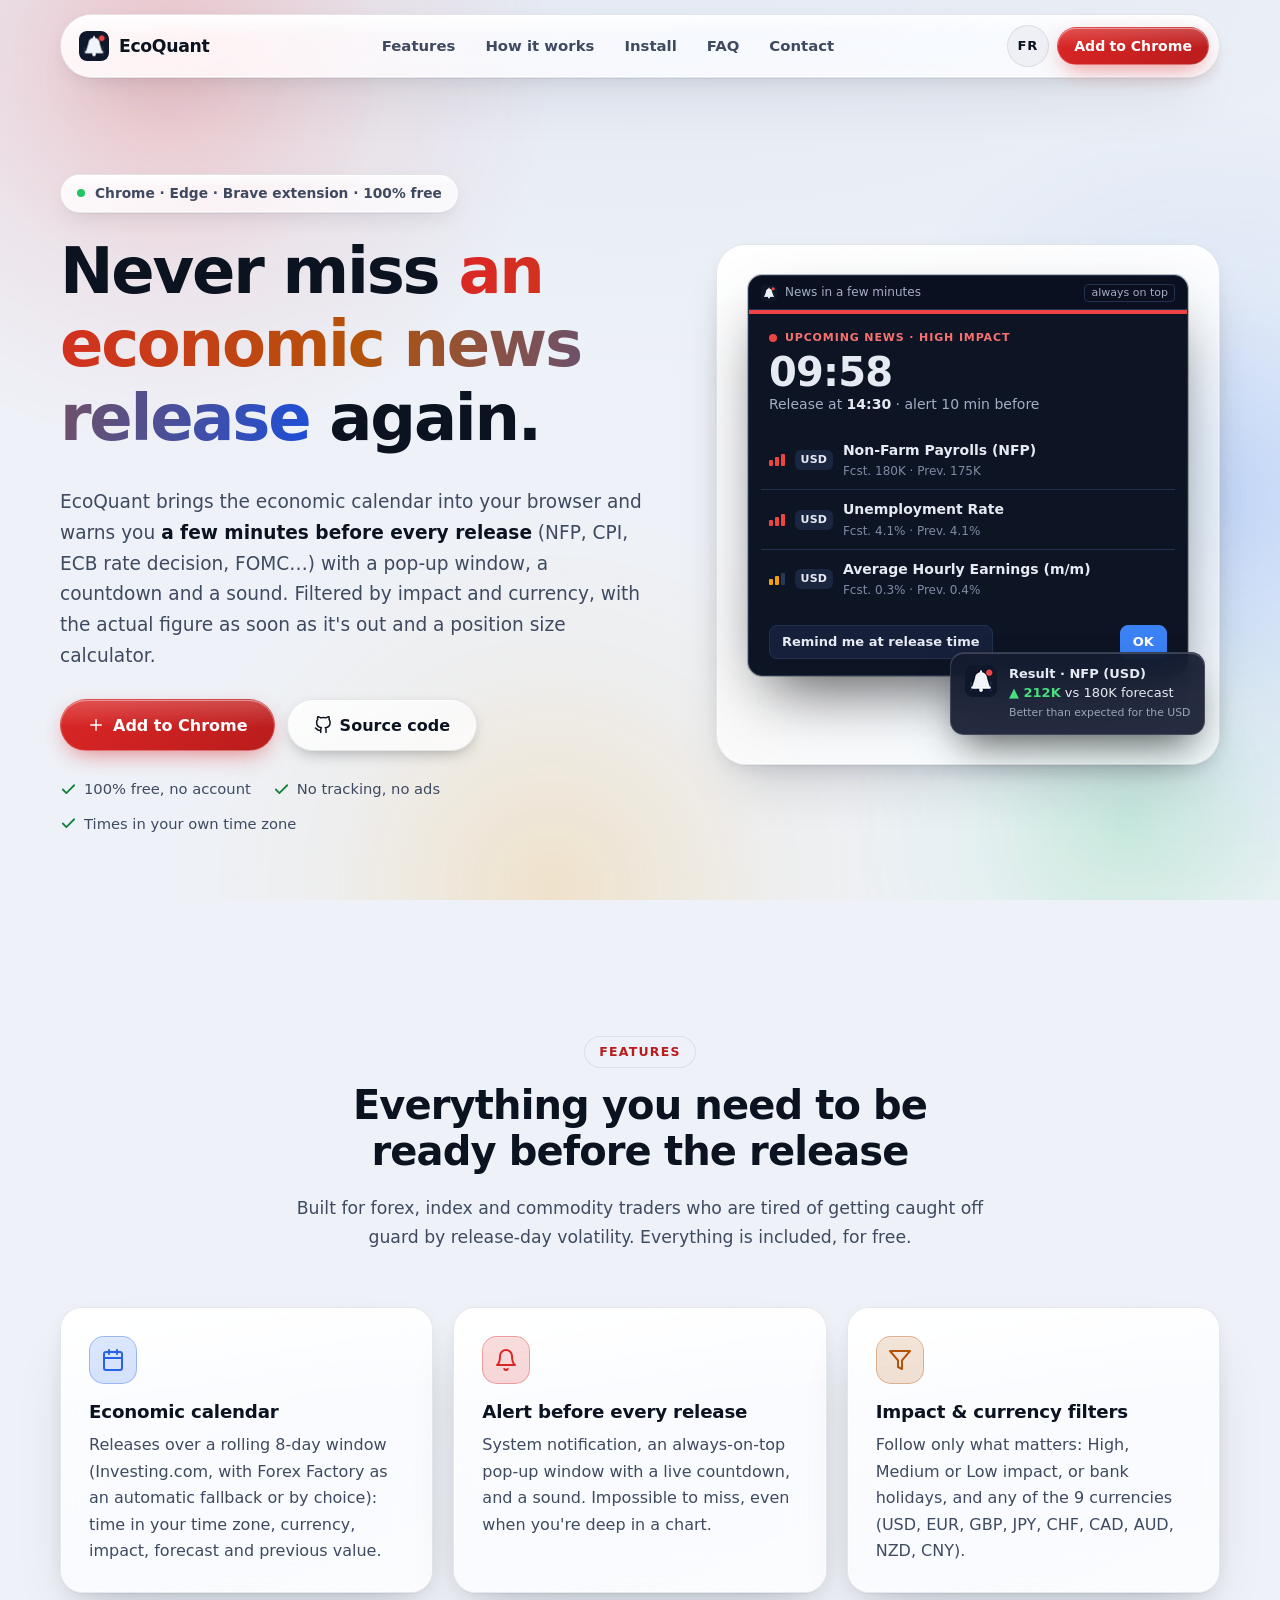
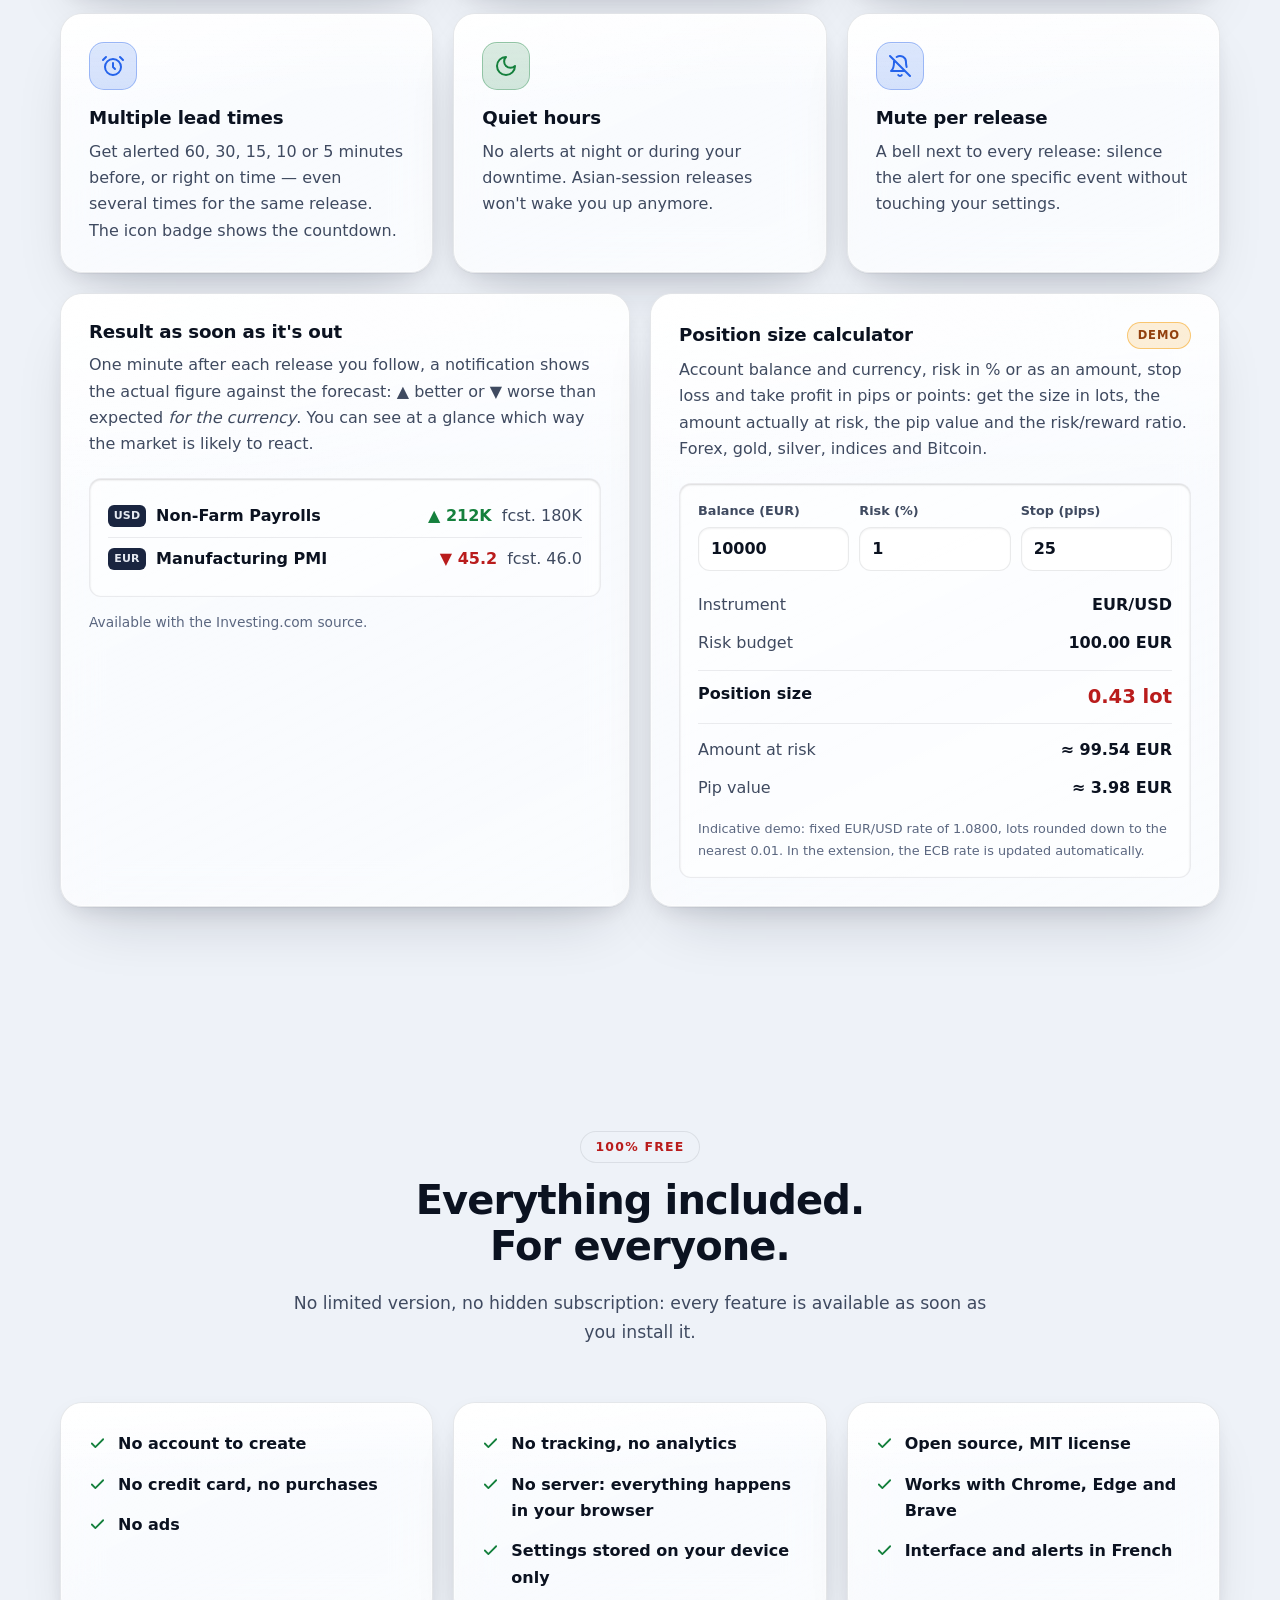
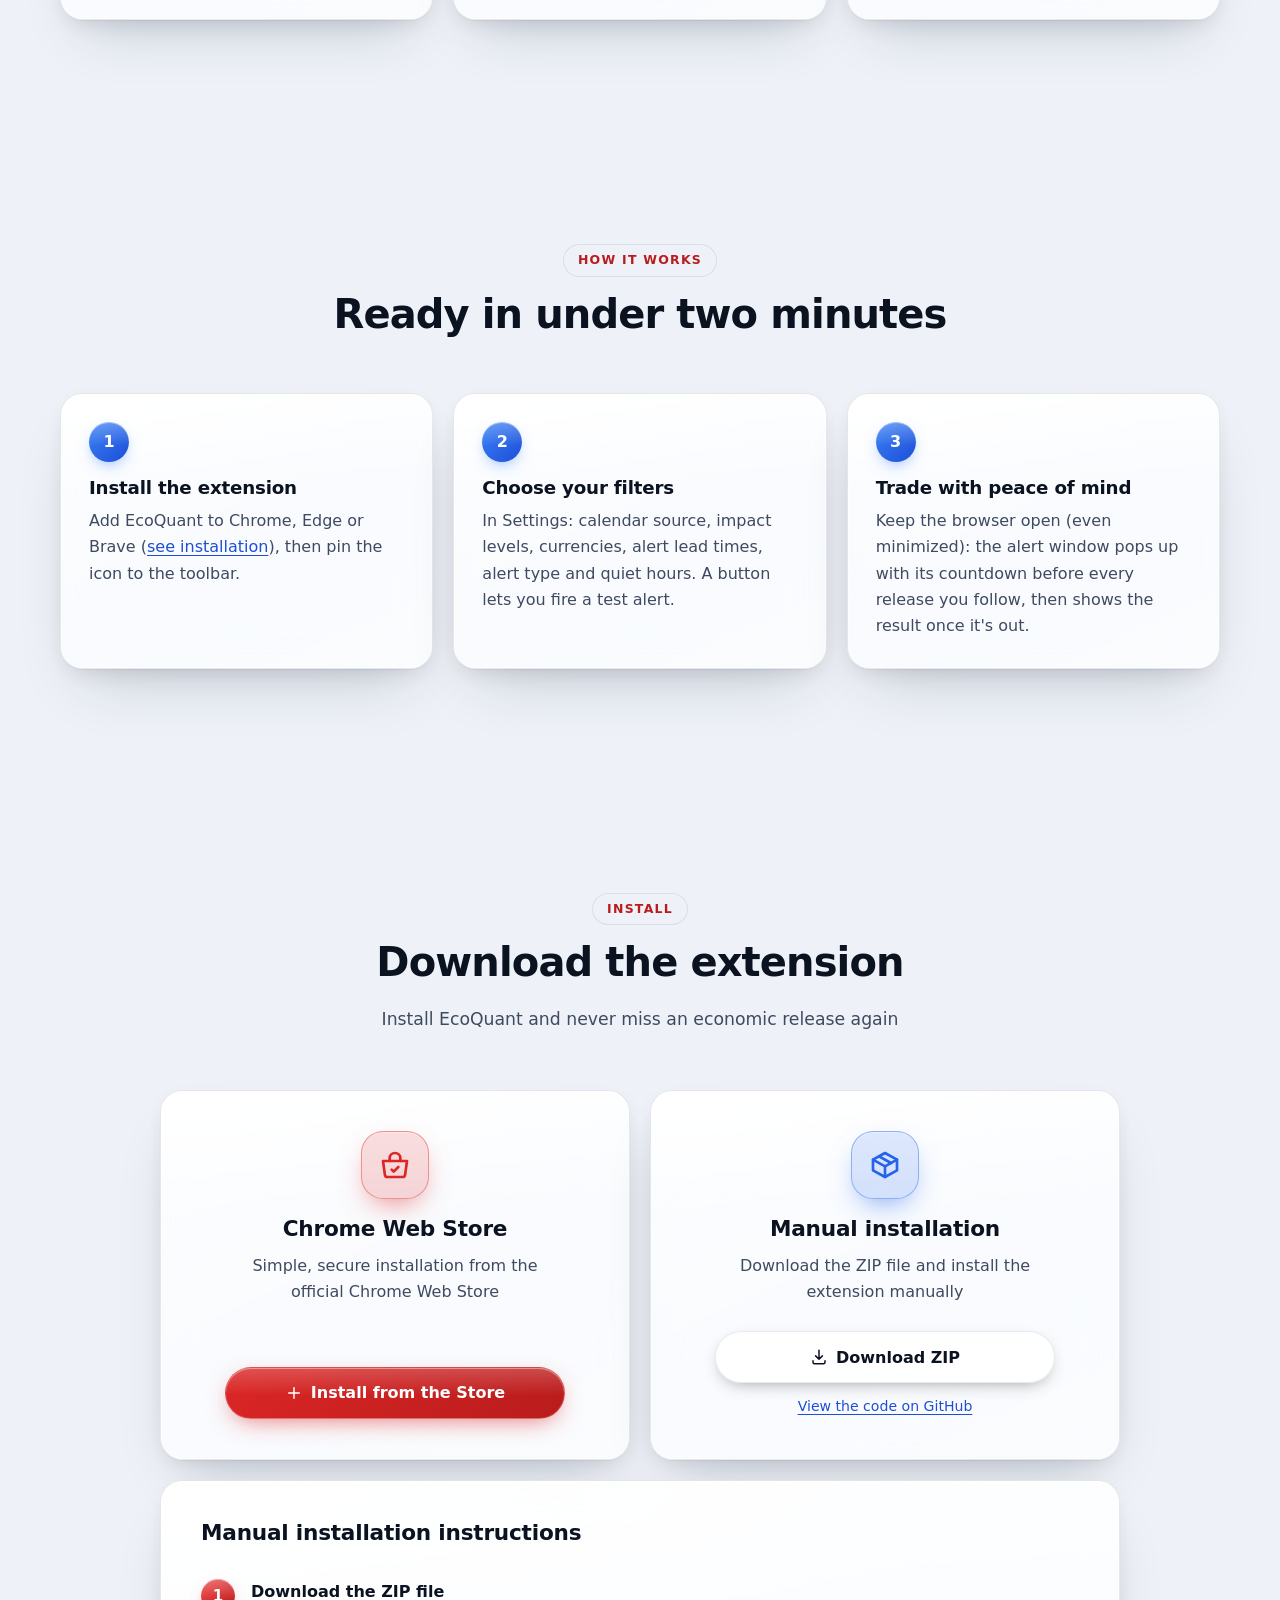
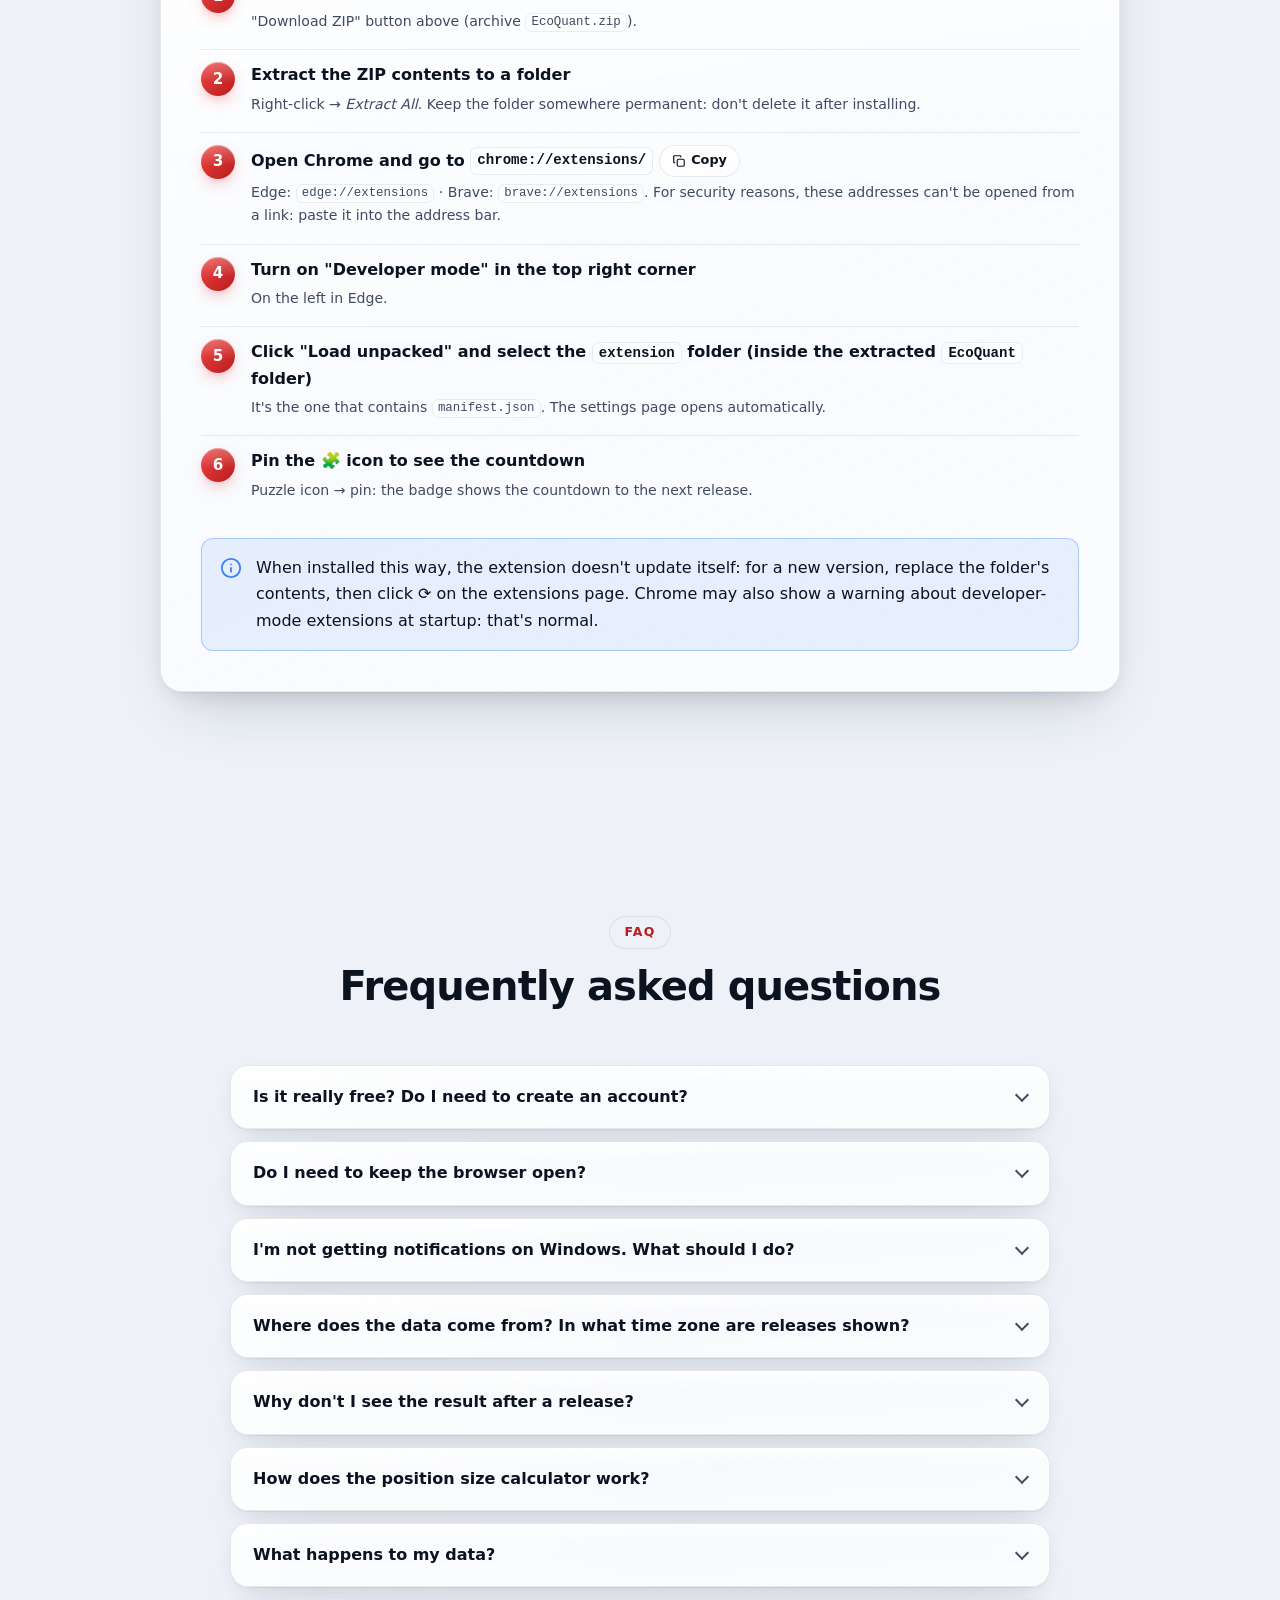
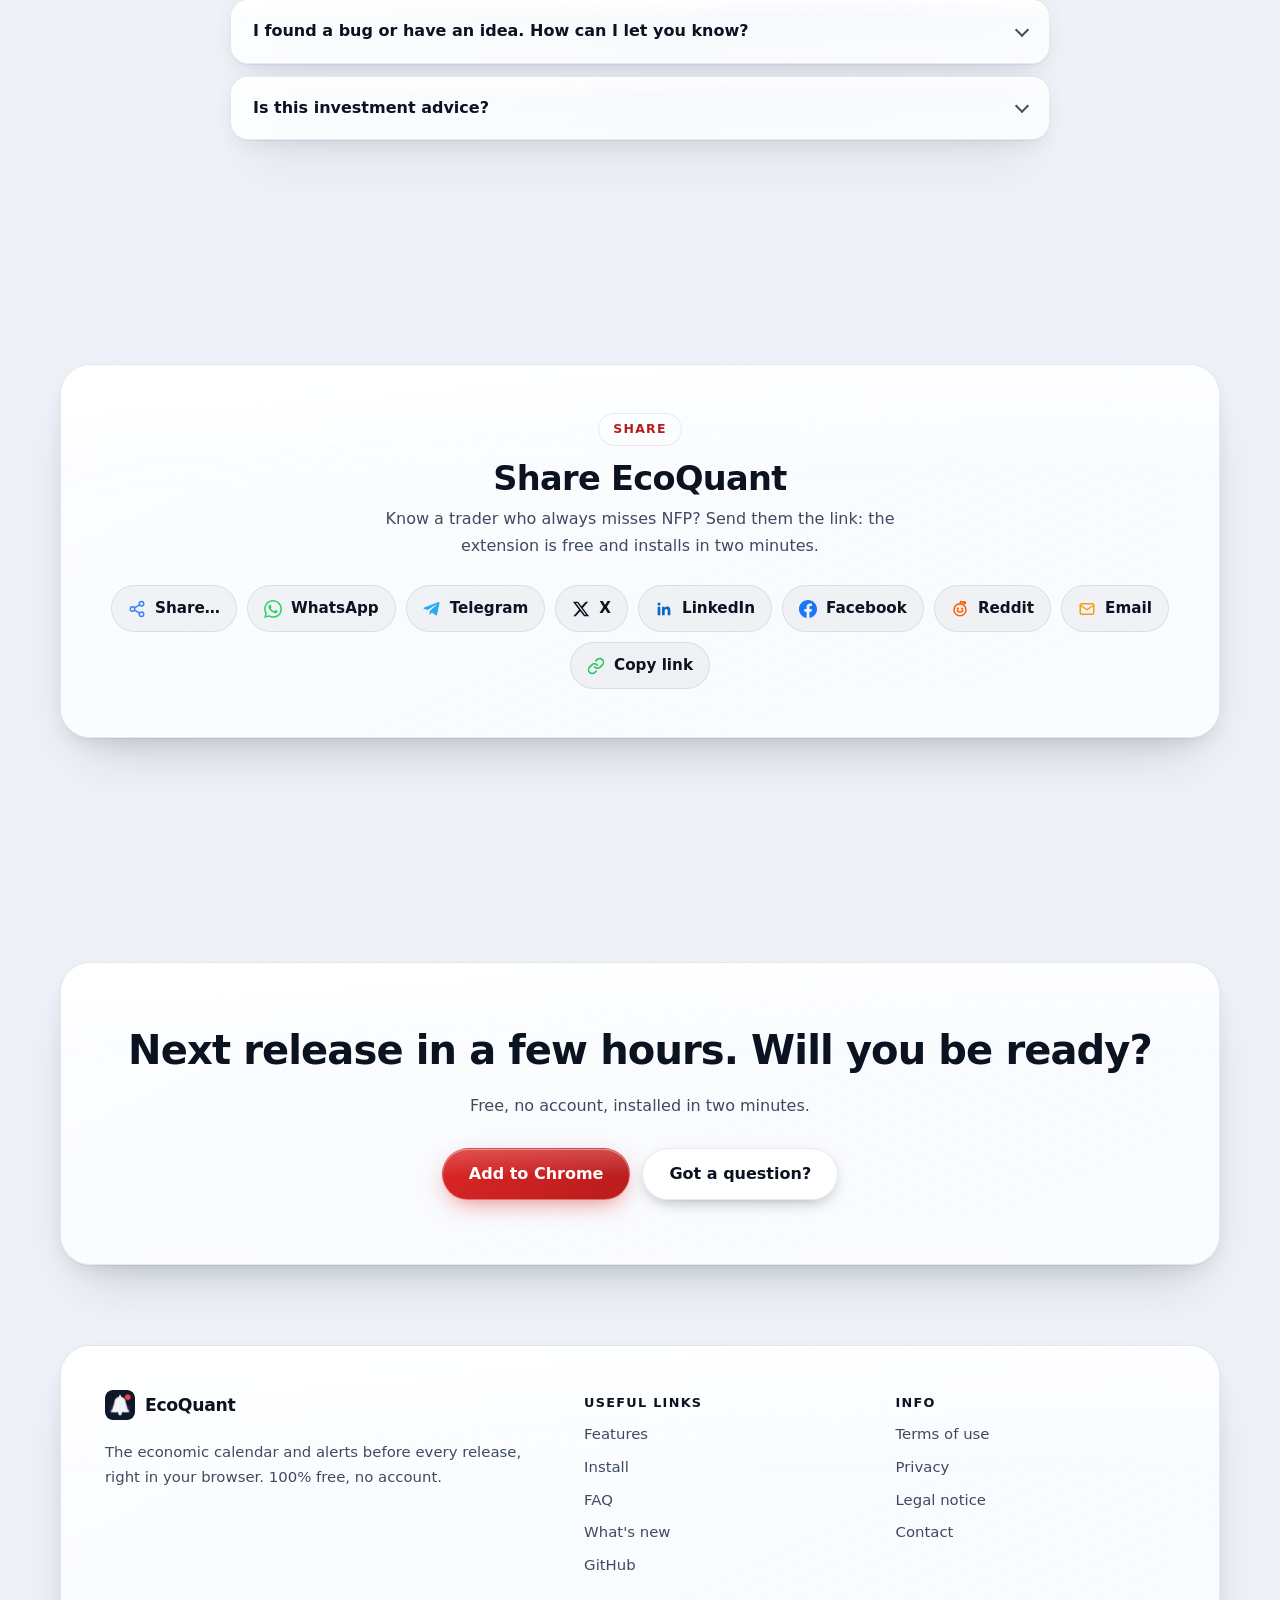
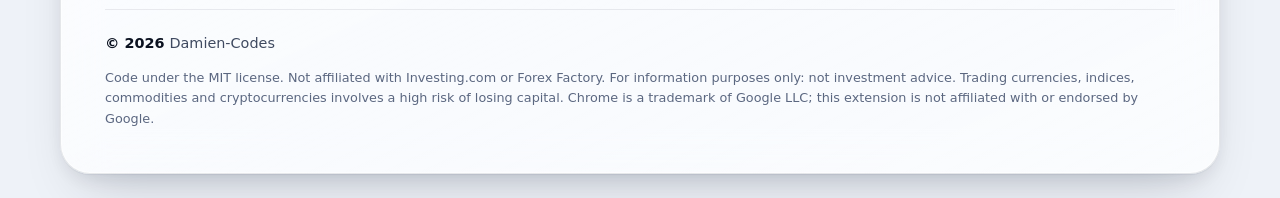
<file: en/index.html>
<!doctype html>
<html lang="en">

<head>
  <meta charset="utf-8">
  <meta name="viewport" content="width=device-width, initial-scale=1">
  <title>EcoQuant: economic calendar & news alerts for Chrome</title>
  <meta name="description"
    content="Free Chrome extension: economic calendar with pop-up alerts before every news release (NFP, CPI, ECB, FOMC), actual vs forecast and a lot size calculator.">
  <meta name="color-scheme" content="dark light">
  <meta name="theme-color" content="#070b16" media="(prefers-color-scheme: dark)">
  <meta name="theme-color" content="#eef2f8" media="(prefers-color-scheme: light)">
  <link rel="canonical" href="https://damien-codes.github.io/EcoQuant-Site/en/">
  <meta property="og:type" content="website">
  <meta property="og:locale" content="en_US">
  <meta property="og:site_name" content="EcoQuant">
  <meta property="og:title" content="EcoQuant: economic calendar & news alerts for Chrome">
  <meta property="og:description"
    content="Free Chrome extension: economic calendar with pop-up alerts before every news release (NFP, CPI, ECB, FOMC), actual vs forecast and a lot size calculator.">
  <meta property="og:url" content="https://damien-codes.github.io/EcoQuant-Site/en/">
  <meta property="og:image" content="https://damien-codes.github.io/EcoQuant-Site/img/og-en.png">
  <meta property="og:image:width" content="1200">
  <meta property="og:image:height" content="630">
  <meta property="og:image:alt" content="EcoQuant – alert before every economic news release, actual result as soon as it's out, and a position size calculator">
  <meta property="og:locale:alternate" content="fr_FR">
  <meta name="twitter:card" content="summary_large_image">
  <meta name="twitter:image" content="https://damien-codes.github.io/EcoQuant-Site/img/og-en.png">
  <link rel="alternate" hreflang="fr" href="https://damien-codes.github.io/EcoQuant-Site/">
  <link rel="alternate" hreflang="en" href="https://damien-codes.github.io/EcoQuant-Site/en/">
  <link rel="alternate" hreflang="x-default" href="https://damien-codes.github.io/EcoQuant-Site/">
  <link rel="icon" type="image/png" sizes="32x32" href="../img/icon32.png">
  <link rel="icon" type="image/png" sizes="128x128" href="../img/icon128.png">
  <link rel="apple-touch-icon" href="../img/icon128.png">
  <script>document.documentElement.classList.add('js')</script>
  <script defer src="../js/main.js"></script>
  <link rel="stylesheet" href="../css/style.css">
  <script type="application/ld+json">
{
  "@context": "https://schema.org",
  "@type": "SoftwareApplication",
  "name": "EcoQuant – Economic News",
  "description": "Free extension for Chrome, Edge and Brave: economic calendar, pop-up alert before every release filtered by impact and currency, actual figure vs forecast on release and a position size calculator.",
  "url": "https://damien-codes.github.io/EcoQuant-Site/en/",
  "applicationCategory": "FinanceApplication",
  "applicationSubCategory": "Browser extension",
  "operatingSystem": "Chrome, Edge, Brave",
  "softwareVersion": "1.3.0",
  "dateModified": "2026-11-06",
  "inLanguage": "en",
  "isAccessibleForFree": true,
  "offers": {
    "@type": "Offer",
    "price": "0",
    "priceCurrency": "EUR"
  },
  "downloadUrl": "https://chromewebstore.google.com/detail/kmpbiiclcjeaockakakgmejokbcocnij",
  "installUrl": "https://chromewebstore.google.com/detail/kmpbiiclcjeaockakakgmejokbcocnij",
  "image": "https://damien-codes.github.io/EcoQuant-Site/img/og-en.png",
  "featureList": [
    "8-day economic calendar",
    "Alerts before every release (60, 30, 15, 10, 5 min or on time)",
    "Filters by impact level and currency",
    "Actual vs forecast right after the release",
    "Position size calculator",
    "Quiet hours and per-news mute"
  ],
  "author": {
    "@type": "Person",
    "name": "Damien Pino",
    "url": "https://github.com/Damien-Codes"
  },
  "sameAs": [
    "https://github.com/Damien-Codes/EcoQuant",
    "https://chromewebstore.google.com/detail/kmpbiiclcjeaockakakgmejokbcocnij"
  ]
}
  </script>
  <script type="application/ld+json">
{
  "@context": "https://schema.org",
  "@type": "FAQPage",
  "inLanguage": "en",
  "mainEntity": [
    {
      "@type": "Question",
      "name": "Is it really free? Do I need to create an account?",
      "acceptedAnswer": {
        "@type": "Answer",
        "text": "Yes, 100% free and no account needed: every feature (alerts, 9 currencies, all impact levels, multiple lead times, result after release, position size calculator) is included. No ads, no subscription, no tracking. The source code is open, under the MIT license."
      }
    },
    {
      "@type": "Question",
      "name": "Do I need to keep the browser open?",
      "acceptedAnswer": {
        "@type": "Answer",
        "text": "Yes. Alerts are triggered by the extension, so Chrome (or Edge / Brave) has to be open, even if it's minimized to the taskbar. If the browser is closed or the computer is asleep, no alert can be shown."
      }
    },
    {
      "@type": "Question",
      "name": "I'm not getting notifications on Windows. What should I do?",
      "acceptedAnswer": {
        "@type": "Answer",
        "text": "Open Settings → System → Notifications, make sure notifications are turned on for Google Chrome (or Edge / Brave) and that Do not disturb / Focus assist is turned off. On macOS: System Settings → Notifications → Google Chrome → Allow notifications. Either way, the Fire a test alert button in Settings lets you check that everything works. The pop-up window, for its part, shows up even if system notifications are blocked."
      }
    },
    {
      "@type": "Question",
      "name": "Where does the data come from? In what time zone are releases shown?",
      "acceptedAnswer": {
        "@type": "Answer",
        "text": "By default, the calendar comes from Investing.com (rolling 8 days, with the actual figure after release). You can also pick Forex Factory in Settings: a very reliable feed, but limited to the current week and without actual figures. Investing.com sometimes rejects requests (anti-bot protection). The extension then switches automatically to Forex Factory (orange message in the popup) and retries Investing.com a little later. To get it unblocked faster: open investing.com once in your browser, then click ⟳ in the popup. Times are converted to your computer's time zone: no math needed, even when you travel."
      }
    },
    {
      "@type": "Question",
      "name": "Why don't I see the result after a release?",
      "acceptedAnswer": {
        "@type": "Answer",
        "text": "The result (actual figure vs forecast) is only available with the Investing.com source. It arrives about one minute after the release; if the figure is late, the extension retries every minute for a few minutes. Also make sure the \"Result after release\" option is turned on in Settings."
      }
    },
    {
      "@type": "Question",
      "name": "How does the position size calculator work?",
      "acceptedAnswer": {
        "@type": "Answer",
        "text": "Open the popup and go to the Position size calculator tab. Exchange rates (ECB) are fetched automatically and can be entered manually under \"Advanced\". For indices and metals, the value of a point depends on your broker: check it and adjust it under \"Advanced\". The result is indicative."
      }
    },
    {
      "@type": "Question",
      "name": "What happens to my data?",
      "acceptedAnswer": {
        "@type": "Answer",
        "text": "It stays in your browser. The extension has no server and sends nothing to its publisher. Details in the privacy policy."
      }
    },
    {
      "@type": "Question",
      "name": "I found a bug or have an idea. How can I let you know?",
      "acceptedAnswer": {
        "@type": "Answer",
        "text": "Open an issue on GitHub (Issues) describing what's happening (browser, selected source, screenshot if possible), or email pinodamien@gmail.com. See also the Contact page."
      }
    },
    {
      "@type": "Question",
      "name": "Is this investment advice?",
      "acceptedAnswer": {
        "@type": "Answer",
        "text": "No. EcoQuant is an information and organization tool. It does not recommend buying or selling anything. Trading involves a high risk of losing capital. See the terms of use."
      }
    }
  ]
}
  </script>
</head>

<body>
  <div class="backdrop" aria-hidden="true">
    <span class="blob blob-red"></span><span class="blob blob-blue"></span>
    <span class="blob blob-amber"></span><span class="blob blob-green"></span>
  </div>
  <svg class="svg-defs" width="0" height="0" aria-hidden="true" focusable="false">
    <filter id="liquid-refraction" x="0" y="0" width="100%" height="100%" color-interpolation-filters="sRGB">
      <feTurbulence type="fractalNoise" baseFrequency="0.008 0.012" numOctaves="2" seed="7" result="noise" />
      <feGaussianBlur in="noise" stdDeviation="2" result="soft" />
      <feDisplacementMap in="SourceGraphic" in2="soft" scale="28" xChannelSelector="R" yChannelSelector="G" />
    </filter>
  </svg>
  <a class="skip-link" href="#contenu">Skip to content</a>
  <header class="site-header" data-header>
    <nav class="nav glass" aria-label="Main navigation">
      <a class="brand" href="index.html" aria-current="page"><img src="../img/icon128.png" alt="" width="32"
          height="32">EcoQuant</a>
      <ul class="nav-links" id="nav-links">
        <li><a href="#fonctionnalites">Features</a></li>
        <li><a href="#comment">How it works</a></li>
        <li><a href="#installer">Install</a></li>
        <li><a href="#faq">FAQ</a></li>
        <li><a href="contact.html">Contact</a></li>
      </ul>
      <div class="nav-actions">
        <a class="lang-switch" href="../index.html" hreflang="fr" lang="fr" title="Version française"><span class="visually-hidden">Passer en </span>FR</a>
        <a class="btn btn-primary btn-sm" href="https://chromewebstore.google.com/detail/kmpbiiclcjeaockakakgmejokbcocnij" target="_blank" rel="noopener">Add<span class="hide-xs">to Chrome</span></a>
        <button class="nav-toggle" type="button" aria-expanded="false" aria-controls="nav-links"
          aria-label="Open menu">
          <span aria-hidden="true"></span><span aria-hidden="true"></span>
        </button>
      </div>
    </nav>
  </header>

  <main id="contenu">

    <!-- ============ HERO ============ -->
    <section class="hero">
      <div class="container hero-grid">
        <div class="hero-copy">
          <span class="badge-pill glass"><span class="dot" aria-hidden="true"></span>Chrome · Edge · Brave extension ·
            100% free</span>
          <h1>Never miss <span class="hl">an economic news release</span> again.</h1>
          <p class="lead">EcoQuant brings the economic calendar into your browser and warns you
            <strong>a few minutes before every release</strong> (NFP, CPI, ECB rate decision, FOMC…) with a pop-up window,
            a countdown and a sound. Filtered by impact and currency, with the actual figure as soon as it's out and a
            position size calculator.
          </p>
          <div class="cta-row">
            <a class="btn btn-primary btn-lg" href="https://chromewebstore.google.com/detail/kmpbiiclcjeaockakakgmejokbcocnij" target="_blank" rel="noopener">
              <svg viewBox="0 0 24 24" fill="none" stroke="currentColor" stroke-width="2" stroke-linecap="round"
                stroke-linejoin="round" aria-hidden="true">
                <path d="M12 5v14M5 12h14" />
              </svg>
              Add to Chrome
            </a>
            <a class="btn btn-lg" href="https://github.com/Damien-Codes/EcoQuant" target="_blank" rel="noopener">
              <svg viewBox="0 0 24 24" fill="none" stroke="currentColor" stroke-width="2" stroke-linecap="round"
                stroke-linejoin="round" aria-hidden="true">
                <path
                  d="M9 19c-5 1.5-5-2.5-7-3m14 6v-3.87a3.37 3.37 0 0 0-.94-2.61c3.14-.35 6.44-1.54 6.44-7A5.44 5.44 0 0 0 20 4.77 5.07 5.07 0 0 0 19.91 1S18.73.65 16 2.48a13.38 13.38 0 0 0-7 0C6.27.65 5.09 1 5.09 1A5.07 5.07 0 0 0 5 4.77a5.44 5.44 0 0 0-1.5 3.78c0 5.42 3.3 6.61 6.44 7A3.37 3.37 0 0 0 9 18.13V22" />
              </svg>
              Source code
            </a>
          </div>
          <ul class="trust">
            <li><svg viewBox="0 0 24 24" fill="none" stroke="currentColor" stroke-width="2.5" stroke-linecap="round"
                stroke-linejoin="round" aria-hidden="true">
                <path d="M20 6 9 17l-5-5" />
              </svg>100% free, no account</li>
            <li><svg viewBox="0 0 24 24" fill="none" stroke="currentColor" stroke-width="2.5" stroke-linecap="round"
                stroke-linejoin="round" aria-hidden="true">
                <path d="M20 6 9 17l-5-5" />
              </svg>No tracking, no ads</li>
            <li><svg viewBox="0 0 24 24" fill="none" stroke="currentColor" stroke-width="2.5" stroke-linecap="round"
                stroke-linejoin="round" aria-hidden="true">
                <path d="M20 6 9 17l-5-5" />
              </svg>Times in your own time zone</li>
          </ul>
        </div>

        <!-- HTML/CSS mockup of the alert window (illustration, not a screenshot) -->
        <div class="hero-visual glass" data-refract role="img"
          aria-label="Illustration: the extension's alert window showing a countdown before the US Non-Farm Payrolls release, and a result notification that came in better than expected.">
          <div class="mock-stage" aria-hidden="true">
            <div class="mock-window">
              <div class="mock-titlebar"><img src="../img/icon32.png" alt="" width="16" height="16">News in a few
                minutes<span class="pin">always on top</span></div>
              <div class="mock-stripe"></div>
              <div class="mock-head">
                <div class="mock-kicker"><span class="dot"></span>Upcoming news · High impact</div>
                <div class="mock-big num" id="mock-cd">09:58</div>
                <div class="mock-sub">Release at <b>14:30</b> · alert 10 min before</div>
              </div>
              <ul class="mock-list">
                <li>
                  <span class="bars"><i class="on"></i><i class="on"></i><i class="on"></i></span>
                  <span class="ccy">USD</span>
                  <span class="t"><span class="t-name">Non-Farm Payrolls (NFP)</span><small>Fcst. 180K · Prev.
                      175K</small></span>
                </li>
                <li>
                  <span class="bars"><i class="on"></i><i class="on"></i><i class="on"></i></span>
                  <span class="ccy">USD</span>
                  <span class="t"><span class="t-name">Unemployment Rate</span><small>Fcst. 4.1% · Prev.
                      4.1%</small></span>
                </li>
                <li>
                  <span class="bars bars-medium"><i class="on"></i><i class="on"></i><i></i></span>
                  <span class="ccy">USD</span>
                  <span class="t"><span class="t-name">Average Hourly Earnings (m/m)</span><small>Fcst. 0.3% · Prev.
                      0.4%</small></span>
                </li>
              </ul>
              <div class="mock-foot">
                <span class="mock-btn hide-xs">Remind me at release time</span>
                <span class="sp"></span>
                <span class="mock-btn primary">OK</span>
              </div>
            </div>
            <div class="mock-toast">
              <img src="../img/icon32.png" alt="" width="32" height="32">
              <div>
                <b>Result · NFP (USD)</b>
                <span class="up">▲ 212K</span> vs 180K forecast<br>
                <small>Better than expected for the USD</small>
              </div>
            </div>
          </div>
        </div>
      </div>
    </section>

    <!-- ============ FEATURES ============ -->
    <section class="section" id="fonctionnalites">
      <div class="container">
        <div class="section-head reveal">
          <span class="eyebrow">Features</span>
          <h2>Everything you need to be ready before the release</h2>
          <p>Built for forex, index and commodity traders who are tired of getting caught off guard by release-day
            volatility. Everything is included, for free.</p>
        </div>
        <div class="grid grid-3">
          <article class="card glass glass-interactive reveal">
            <div class="icon-tile icon-blue"><svg viewBox="0 0 24 24" fill="none" stroke="currentColor" stroke-width="2"
                stroke-linecap="round" stroke-linejoin="round" aria-hidden="true">
                <rect x="3" y="4" width="18" height="18" rx="2" />
                <path d="M16 2v4M8 2v4M3 10h18" />
              </svg></div>
            <h3>Economic calendar</h3>
            <p>Releases over a rolling 8-day window (Investing.com, with Forex Factory as an automatic fallback or by
              choice): time in your time zone, currency, impact, forecast and previous value.</p>
          </article>
          <article class="card glass glass-interactive reveal">
            <div class="icon-tile icon-red"><svg viewBox="0 0 24 24" fill="none" stroke="currentColor" stroke-width="2"
                stroke-linecap="round" stroke-linejoin="round" aria-hidden="true">
                <path d="M6 8a6 6 0 0 1 12 0c0 7 3 9 3 9H3s3-2 3-9" />
                <path d="M10.3 21a1.94 1.94 0 0 0 3.4 0" />
              </svg></div>
            <h3>Alert before every release</h3>
            <p>System notification, an always-on-top pop-up window with a live countdown, and a sound.
              Impossible to miss, even when you're deep in a chart.</p>
          </article>
          <article class="card glass glass-interactive reveal">
            <div class="icon-tile icon-amber"><svg viewBox="0 0 24 24" fill="none" stroke="currentColor"
                stroke-width="2" stroke-linecap="round" stroke-linejoin="round" aria-hidden="true">
                <path d="M22 3H2l8 9.46V19l4 2v-8.54L22 3z" />
              </svg></div>
            <h3>Impact &amp; currency filters</h3>
            <p>Follow only what matters: High, Medium or Low impact, or bank holidays, and any of the 9 currencies (USD,
              EUR, GBP, JPY, CHF, CAD, AUD, NZD, CNY).</p>
          </article>
          <article class="card glass glass-interactive reveal">
            <div class="icon-tile icon-blue"><svg viewBox="0 0 24 24" fill="none" stroke="currentColor" stroke-width="2"
                stroke-linecap="round" stroke-linejoin="round" aria-hidden="true">
                <circle cx="12" cy="13" r="8" />
                <path d="M12 9v4l2 2M5 3 2 6M22 6l-3-3" />
              </svg></div>
            <h3>Multiple lead times</h3>
            <p>Get alerted 60, 30, 15, 10 or 5 minutes before, or right on time — even several times for the same
              release. The icon badge shows the countdown.</p>
          </article>
          <article class="card glass glass-interactive reveal">
            <div class="icon-tile icon-green"><svg viewBox="0 0 24 24" fill="none" stroke="currentColor"
                stroke-width="2" stroke-linecap="round" stroke-linejoin="round" aria-hidden="true">
                <path d="M12 3a6 6 0 0 0 9 9 9 9 0 1 1-9-9z" />
              </svg></div>
            <h3>Quiet hours</h3>
            <p>No alerts at night or during your downtime. Asian-session releases won't wake you up anymore.
            </p>
          </article>
          <article class="card glass glass-interactive reveal">
            <div class="icon-tile icon-blue"><svg viewBox="0 0 24 24" fill="none" stroke="currentColor" stroke-width="2"
                stroke-linecap="round" stroke-linejoin="round" aria-hidden="true">
                <path
                  d="M13.73 21a2 2 0 0 1-3.46 0M18.63 13A17.89 17.89 0 0 1 18 8M6.26 6.26A5.82 5.82 0 0 0 6 8c0 7-3 9-3 9h14M18 8a6 6 0 0 0-9.33-5M2 2l20 20" />
              </svg></div>
            <h3>Mute per release</h3>
            <p>A bell next to every release: silence the alert for one specific event without touching your settings.</p>
          </article>
        </div>

        <div class="split">
          <article class="card glass reveal">
            <h3>Result as soon as it's out</h3>
            <p>One minute after each release you follow, a notification shows the actual figure against the forecast: ▲
              better or ▼ worse than expected <em>for the currency</em>. You can see at a glance which way the
              market is likely to react.</p>
            <div class="result-demo inset" role="group" aria-label="Sample results">
              <div class="result-row"><span class="ccy">USD</span><span class="name">Non-Farm Payrolls</span><span
                  class="up num">▲ 212K</span><span class="muted num">fcst. 180K</span></div>
              <div class="result-row"><span class="ccy">EUR</span><span class="name">Manufacturing PMI</span><span
                  class="down num">▼ 45.2</span><span class="muted num">fcst. 46.0</span></div>
            </div>
            <p class="card-note">Available with the Investing.com source.</p>
          </article>

          <article class="card glass reveal" id="calculateur">
            <div class="card-title-row">
              <h3>Position size calculator</h3>
              <span class="demo-tag">Demo</span>
            </div>
            <p>Account balance and currency, risk in % or as an amount, stop loss and take profit in pips or points: get
              the size in lots, the amount actually at risk, the pip value and the risk/reward ratio. Forex, gold,
              silver, indices and Bitcoin.</p>
            <form class="calc-demo inset" data-calc aria-label="Position size calculator demo on EUR/USD" novalidate>
              <div class="calc-fields">
                <label>
                  <span>Balance (EUR)</span>
                  <input name="capital" type="number" inputmode="decimal" min="1" step="any" value="10000">
                </label>
                <label>
                  <span>Risk (%)</span>
                  <input name="risk" type="number" inputmode="decimal" min="0.01" max="100" step="any" value="1">
                </label>
                <label>
                  <span>Stop (pips)</span>
                  <input name="stop" type="number" inputmode="decimal" min="0.1" step="any" value="25">
                </label>
              </div>
              <dl class="calc-out num" aria-live="polite">
                <div>
                  <dt>Instrument</dt>
                  <dd>EUR/USD</dd>
                </div>
                <div>
                  <dt>Risk budget</dt>
                  <dd><output name="budget">100.00 EUR</output></dd>
                </div>
                <div class="calc-main">
                  <dt>Position size</dt>
                  <dd><output name="lots">0.43 lot</output></dd>
                </div>
                <div>
                  <dt>Amount at risk</dt>
                  <dd><output name="risked">≈ 99.54 EUR</output></dd>
                </div>
                <div>
                  <dt>Pip value</dt>
                  <dd><output name="pip">≈ 3.98 EUR</output></dd>
                </div>
              </dl>
              <p class="calc-hint">Indicative demo: fixed EUR/USD rate of 1.0800, lots rounded down to the nearest
                0.01. In the extension, the ECB rate is updated automatically.</p>
            </form>
          </article>
        </div>
      </div>
    </section>

    <!-- ============ FREE ============ -->
    <section class="section" id="gratuit">
      <div class="container">
        <div class="section-head reveal">
          <span class="eyebrow">100% free</span>
          <h2>Everything included. For everyone.</h2>
          <p>No limited version, no hidden subscription: every feature is available as soon as you install it.
          </p>
        </div>
        <div class="grid grid-3">
          <article class="card glass reveal">
            <ul class="checklist">
              <li><svg viewBox="0 0 24 24" fill="none" stroke="currentColor" stroke-width="2.5" stroke-linecap="round"
                  stroke-linejoin="round" aria-hidden="true">
                  <path d="M20 6 9 17l-5-5" />
                </svg>No account to create</li>
              <li><svg viewBox="0 0 24 24" fill="none" stroke="currentColor" stroke-width="2.5" stroke-linecap="round"
                  stroke-linejoin="round" aria-hidden="true">
                  <path d="M20 6 9 17l-5-5" />
                </svg>No credit card, no purchases</li>
              <li><svg viewBox="0 0 24 24" fill="none" stroke="currentColor" stroke-width="2.5" stroke-linecap="round"
                  stroke-linejoin="round" aria-hidden="true">
                  <path d="M20 6 9 17l-5-5" />
                </svg>No ads</li>
            </ul>
          </article>
          <article class="card glass reveal">
            <ul class="checklist">
              <li><svg viewBox="0 0 24 24" fill="none" stroke="currentColor" stroke-width="2.5" stroke-linecap="round"
                  stroke-linejoin="round" aria-hidden="true">
                  <path d="M20 6 9 17l-5-5" />
                </svg>No tracking, no analytics</li>
              <li><svg viewBox="0 0 24 24" fill="none" stroke="currentColor" stroke-width="2.5" stroke-linecap="round"
                  stroke-linejoin="round" aria-hidden="true">
                  <path d="M20 6 9 17l-5-5" />
                </svg>No server: everything happens in your browser</li>
              <li><svg viewBox="0 0 24 24" fill="none" stroke="currentColor" stroke-width="2.5" stroke-linecap="round"
                  stroke-linejoin="round" aria-hidden="true">
                  <path d="M20 6 9 17l-5-5" />
                </svg>Settings stored on your device only</li>
            </ul>
          </article>
          <article class="card glass reveal">
            <ul class="checklist">
              <li><svg viewBox="0 0 24 24" fill="none" stroke="currentColor" stroke-width="2.5" stroke-linecap="round"
                  stroke-linejoin="round" aria-hidden="true">
                  <path d="M20 6 9 17l-5-5" />
                </svg>Open source, MIT license</li>
              <li><svg viewBox="0 0 24 24" fill="none" stroke="currentColor" stroke-width="2.5" stroke-linecap="round"
                  stroke-linejoin="round" aria-hidden="true">
                  <path d="M20 6 9 17l-5-5" />
                </svg>Works with Chrome, Edge and Brave</li>
              <li><svg viewBox="0 0 24 24" fill="none" stroke="currentColor" stroke-width="2.5" stroke-linecap="round"
                  stroke-linejoin="round" aria-hidden="true">
                  <path d="M20 6 9 17l-5-5" />
                </svg>Interface and alerts in French</li>
            </ul>
          </article>
        </div>
      </div>
    </section>

    <!-- ============ HOW IT WORKS ============ -->
    <section class="section" id="comment">
      <div class="container">
        <div class="section-head reveal">
          <span class="eyebrow">How it works</span>
          <h2>Ready in under two minutes</h2>
        </div>
        <ol class="how grid grid-3">
          <li class="card glass reveal">
            <span class="how-num" aria-hidden="true">1</span>
            <h3>Install the extension</h3>
            <p>Add EcoQuant to Chrome, Edge or Brave (<a href="#installer">see installation</a>), then pin
              the icon to the toolbar.</p>
          </li>
          <li class="card glass reveal">
            <span class="how-num" aria-hidden="true">2</span>
            <h3>Choose your filters</h3>
            <p>In Settings: calendar source, impact levels, currencies, alert lead times, alert type and
              quiet hours. A button lets you fire a test alert.</p>
          </li>
          <li class="card glass reveal">
            <span class="how-num" aria-hidden="true">3</span>
            <h3>Trade with peace of mind</h3>
            <p>Keep the browser open (even minimized): the alert window pops up with its countdown before
              every release you follow, then shows the result once it's out.</p>
          </li>
        </ol>
      </div>
    </section>

    <!-- ============ INSTALL ============ -->
    <section class="section" id="installer" aria-labelledby="installer-title">
      <div class="container">
        <div class="section-head reveal">
          <span class="eyebrow">Install</span>
          <h2 id="installer-title">Download the extension</h2>
          <p>Install EcoQuant and never miss an economic release again</p>
        </div>

        <div class="install-grid">
          <article class="install-card glass reveal">
            <div class="install-icon install-icon-red"><svg viewBox="0 0 24 24" fill="none" stroke="currentColor"
                stroke-width="2" stroke-linecap="round" stroke-linejoin="round" aria-hidden="true" focusable="false">
                <path d="M3 9h18l-1.4 10.2A2 2 0 0 1 17.6 21H6.4a2 2 0 0 1-2-1.8L3 9z" />
                <path d="M8 9V7a4 4 0 0 1 8 0v2" />
                <path d="M9.5 15.5 11 17l3.5-3.5" />
              </svg></div>
            <h3>Chrome Web Store</h3>
            <p>Simple, secure installation from the official Chrome Web Store</p>
            <div class="install-action">
              <a class="btn btn-primary btn-lg btn-block"
                href="https://chromewebstore.google.com/detail/kmpbiiclcjeaockakakgmejokbcocnij"
                target="_blank" rel="noopener">
                <svg viewBox="0 0 24 24" fill="none" stroke="currentColor" stroke-width="2" stroke-linecap="round"
                  stroke-linejoin="round" aria-hidden="true">
                  <path d="M12 5v14M5 12h14" />
                </svg>
                Install from the Store
              </a>
            </div>
          </article>
          <article class="install-card glass reveal">
            <div class="install-icon install-icon-blue"><svg viewBox="0 0 24 24" fill="none" stroke="currentColor"
                stroke-width="2" stroke-linecap="round" stroke-linejoin="round" aria-hidden="true">
                <path d="M21 8 12 3 3 8v8l9 5 9-5V8z" />
                <path d="M3 8l9 5 9-5M12 13v8" />
                <path d="m7.5 5.5 9 5" />
              </svg></div>
            <h3>Manual installation</h3>
            <p>Download the ZIP file and install the extension manually</p>
            <div class="install-action">
              <a class="btn btn-lg btn-block" href="../EcoQuant.zip" download="EcoQuant.zip">
                <svg viewBox="0 0 24 24" fill="none" stroke="currentColor" stroke-width="2" stroke-linecap="round"
                  stroke-linejoin="round" aria-hidden="true">
                  <path d="M12 3v12m0 0-4.5-4.5M12 15l4.5-4.5" />
                  <path d="M4 17v2a2 2 0 0 0 2 2h12a2 2 0 0 0 2-2v-2" />
                </svg>
                Download ZIP
              </a>
              <p class="install-note"><a href="https://github.com/Damien-Codes/EcoQuant" target="_blank"
                  rel="noopener">View the code on GitHub</a></p>
            </div>
          </article>
        </div>

        <article class="steps-card glass reveal" id="instructions" aria-labelledby="instructions-title">
          <h3 id="instructions-title">Manual installation instructions</h3>
          <ol class="steps">
            <li>
              <span class="step-num" aria-hidden="true">1</span>
              <div>
                <p>Download the ZIP file</p><small>"Download ZIP" button above (archive
                  <code>EcoQuant.zip</code>).</small>
              </div>
            </li>
            <li>
              <span class="step-num" aria-hidden="true">2</span>
              <div>
                <p>Extract the ZIP contents to a folder</p><small>Right-click → <em>Extract All</em>. Keep the
                  folder somewhere permanent: don't delete it after installing.</small>
              </div>
            </li>
            <li>
              <span class="step-num" aria-hidden="true">3</span>
              <div>
                <p>Open Chrome and go to
                  <span class="code-copy"><code>chrome://extensions/</code><button class="copy-btn" type="button"
                      data-copy="chrome://extensions/" aria-describedby="copy-status" hidden><svg viewBox="0 0 24 24"
                        fill="none" stroke="currentColor" stroke-width="2" stroke-linecap="round"
                        stroke-linejoin="round" aria-hidden="true">
                        <rect x="9" y="9" width="12" height="12" rx="2" />
                        <path d="M5 15H4a1 1 0 0 1-1-1V4a1 1 0 0 1 1-1h10a1 1 0 0 1 1 1v1" />
                      </svg><span data-copy-label>Copy</span></button></span>
                </p>
                <small>Edge: <code>edge://extensions</code> · Brave: <code>brave://extensions</code>. For security
                  reasons, these addresses can't be opened from a link: paste it into the address bar.</small>
                <span class="visually-hidden" id="copy-status" aria-live="polite"></span>
              </div>
            </li>
            <li>
              <span class="step-num" aria-hidden="true">4</span>
              <div>
                <p>Turn on "Developer mode" in the top right corner</p><small>On the left in Edge.</small>
              </div>
            </li>
            <li>
              <span class="step-num" aria-hidden="true">5</span>
              <div>
                <p>Click "Load unpacked" and select the
                  <strong><code>extension</code></strong> folder (inside the extracted <code>EcoQuant</code> folder)
                </p><small>It's the one that
                  contains <code>manifest.json</code>. The settings page opens automatically.</small>
              </div>
            </li>
            <li>
              <span class="step-num" aria-hidden="true">6</span>
              <div>
                <p>Pin the 🧩 icon to see the countdown</p><small>Puzzle icon → pin: the badge shows
                  the countdown to the next release.</small>
              </div>
            </li>
          </ol>
          <div class="notice info">
            <svg viewBox="0 0 24 24" fill="none" stroke="currentColor" stroke-width="2" stroke-linecap="round"
              stroke-linejoin="round" aria-hidden="true">
              <circle cx="12" cy="12" r="10" />
              <path d="M12 16v-4M12 8h.01" />
            </svg>
            <p>When installed this way, the extension doesn't update itself: for a new version, replace the
              folder's contents, then click ⟳ on the extensions page. Chrome may also show a warning about
              developer-mode extensions at startup: that's normal.</p>
          </div>
        </article>
      </div>
    </section>

    <!-- ============ FAQ ============ -->
    <section class="section" id="faq">
      <div class="container">
        <div class="section-head reveal">
          <span class="eyebrow">FAQ</span>
          <h2>Frequently asked questions</h2>
        </div>
        <div class="faq reveal">
          <details class="glass">
            <summary>Is it really free? Do I need to create an account?</summary>
            <div class="answer">
              <p>Yes, <strong>100% free</strong> and <strong>no account needed</strong>: every feature
                (alerts, 9 currencies, all impact levels, multiple lead times, result after release, position size
                calculator) is included. No ads, no subscription, no tracking. The source code is open,
                under the MIT license.</p>
            </div>
          </details>
          <details class="glass">
            <summary>Do I need to keep the browser open?</summary>
            <div class="answer">
              <p>Yes. Alerts are triggered by the extension, so Chrome (or Edge / Brave) has to be
                <strong>open</strong>, even if it's minimized to the taskbar. If the browser is closed or the
                computer is asleep, no alert can be shown.
              </p>
            </div>
          </details>
          <details class="glass">
            <summary>I'm not getting notifications on Windows. What should I do?</summary>
            <div class="answer">
              <p>Open <em>Settings → System → Notifications</em>, make sure notifications are turned on for
                <strong>Google Chrome</strong> (or Edge / Brave) and that <em>Do not disturb</em> / <em>Focus
                  assist</em> is turned off.
              </p>
              <p>On macOS: <em>System Settings → Notifications → Google Chrome → Allow notifications</em>. Either way,
                the <strong>Fire a test alert</strong> button in Settings lets you check that everything
                works. The pop-up window, for its part, shows up even if system notifications are blocked.</p>
            </div>
          </details>
          <details class="glass">
            <summary>Where does the data come from? In what time zone are releases shown?</summary>
            <div class="answer">
              <p>By default, the calendar comes from <strong>Investing.com</strong> (rolling 8 days, with the actual
                figure after release). You can also pick <strong>Forex Factory</strong> in Settings:
                a very reliable feed, but limited to the current week and without actual figures.</p>
              <p>Investing.com sometimes rejects requests (anti-bot protection). The extension then <strong>switches
                  automatically to Forex Factory</strong> (orange message in the popup) and retries Investing.com a
                little later. To get it unblocked faster: open investing.com once in your browser, then click
                ⟳ in the popup.</p>
              <p>Times are converted to <strong>your computer's time zone</strong>: no math
                needed, even when you travel.</p>
            </div>
          </details>
          <details class="glass">
            <summary>Why don't I see the result after a release?</summary>
            <div class="answer">
              <p>The result (actual figure vs forecast) is only available with the
                <strong>Investing.com</strong> source. It arrives about one minute after the release; if the figure is late,
                the extension retries every minute for a few minutes. Also make sure the "Result
                after release" option is turned on in Settings.
              </p>
            </div>
          </details>
          <details class="glass">
            <summary>How does the position size calculator work?</summary>
            <div class="answer">
              <p>Open the popup and go to the <strong>Position size calculator</strong> tab. Exchange rates (ECB) are
                fetched automatically and can be entered manually under "Advanced". For indices and metals,
                the value of a point depends on your broker: check it and adjust it under "Advanced". The result is
                indicative.</p>
            </div>
          </details>
          <details class="glass">
            <summary>What happens to my data?</summary>
            <div class="answer">
              <p>It stays in your browser. The extension has no server and sends nothing to its publisher.
                Details in the <a href="privacy.html">privacy policy</a>.</p>
            </div>
          </details>
          <details class="glass">
            <summary>I found a bug or have an idea. How can I let you know?</summary>
            <div class="answer">
              <p>Open an issue on <a href="https://github.com/Damien-Codes/EcoQuant/issues" target="_blank"
                  rel="noopener">GitHub (Issues)</a> describing what's happening (browser, selected source, screenshot
                if possible), or email <a href="mailto:pinodamien@gmail.com">pinodamien@gmail.com</a>. See also the
                <a href="contact.html">Contact</a> page.</p>
            </div>
          </details>
          <details class="glass">
            <summary>Is this investment advice?</summary>
            <div class="answer">
              <p>No. EcoQuant is an information and organization tool. It does not recommend buying or
                selling anything. Trading involves a high risk of losing capital. See the <a
                  href="terms.html">terms of use</a>.</p>
            </div>
          </details>
        </div>
      </div>
    </section>

    <!-- share:start -->
    <section class="section" id="share">
      <div class="container">
        <div class="share-card glass reveal">
          <span class="eyebrow">Share</span>
          <h2>Share EcoQuant</h2>
          <p class="muted">Know a trader who always misses NFP? Send them the link: the extension is free and installs in two minutes.</p>
          <div class="share-grid" role="group" aria-label="Share EcoQuant" data-share data-share-url="https://damien-codes.github.io/EcoQuant-Site/en/" data-share-title="EcoQuant" data-share-text="EcoQuant: a free Chrome extension that alerts you before every economic news release (NFP, CPI, ECB, FOMC…), with the actual figure on release and a position size calculator.">
            <button class="share-btn share-native" type="button" data-share-native hidden><svg viewBox="0 0 24 24" fill="none" stroke="currentColor" stroke-width="2" stroke-linecap="round" stroke-linejoin="round" aria-hidden="true" focusable="false"><circle cx="18" cy="5" r="3"/><circle cx="6" cy="12" r="3"/><circle cx="18" cy="19" r="3"/><path d="m8.6 13.5 6.8 4M15.4 6.5l-6.8 4"/></svg>Share…</button>
            <a class="share-btn share-whatsapp" href="https://wa.me/?text=EcoQuant%3A%20a%20free%20Chrome%20extension%20that%20alerts%20you%20before%20every%20economic%20news%20release%20%28NFP%2C%20CPI%2C%20ECB%2C%20FOMC%E2%80%A6%29%2C%20with%20the%20actual%20figure%20on%20release%20and%20a%20position%20size%20calculator.%20https%3A%2F%2Fdamien-codes.github.io%2FEcoQuant-Site%2Fen%2F" target="_blank" rel="noopener"><svg viewBox="0 0 24 24" fill="currentColor" aria-hidden="true" focusable="false"><path d="M17.47 14.38c-.3-.15-1.76-.87-2.03-.97-.27-.1-.47-.15-.67.15-.2.3-.77.97-.94 1.16-.17.2-.35.22-.64.08-.3-.15-1.26-.47-2.39-1.48-.88-.79-1.48-1.76-1.65-2.06-.17-.3-.02-.46.13-.6.13-.14.3-.35.45-.52.15-.18.2-.3.3-.5.1-.2.05-.37-.03-.52-.07-.15-.67-1.61-.91-2.21-.24-.58-.49-.5-.67-.51h-.57c-.2 0-.52.07-.79.37-.27.3-1.04 1.02-1.04 2.48 0 1.46 1.06 2.88 1.21 3.07.15.2 2.1 3.2 5.08 4.49.71.31 1.26.49 1.7.63.71.22 1.36.19 1.87.12.57-.09 1.76-.72 2-1.41.25-.7.25-1.29.17-1.41-.07-.13-.27-.2-.57-.35zM12.05 21.79h-.01a9.87 9.87 0 0 1-5.03-1.38l-.36-.21-3.74.98 1-3.65-.24-.37a9.86 9.86 0 0 1-1.51-5.26c0-5.45 4.44-9.88 9.89-9.88 2.64 0 5.12 1.03 6.99 2.9a9.83 9.83 0 0 1 2.89 6.99c0 5.45-4.44 9.88-9.88 9.88zm8.41-18.3A11.82 11.82 0 0 0 12.05 0C5.5 0 .16 5.34.16 11.89c0 2.1.55 4.14 1.59 5.95L.06 24l6.3-1.65a11.88 11.88 0 0 0 5.69 1.45h.01c6.55 0 11.89-5.34 11.89-11.89 0-3.18-1.24-6.16-3.48-8.41z"/></svg>WhatsApp</a>
            <a class="share-btn share-telegram" href="https://t.me/share/url?url=https%3A%2F%2Fdamien-codes.github.io%2FEcoQuant-Site%2Fen%2F&amp;text=EcoQuant%3A%20a%20free%20Chrome%20extension%20that%20alerts%20you%20before%20every%20economic%20news%20release%20%28NFP%2C%20CPI%2C%20ECB%2C%20FOMC%E2%80%A6%29%2C%20with%20the%20actual%20figure%20on%20release%20and%20a%20position%20size%20calculator." target="_blank" rel="noopener"><svg viewBox="0 0 24 24" fill="currentColor" aria-hidden="true" focusable="false"><path d="M21.94 4.3 18.7 19.6c-.24 1.08-.88 1.35-1.78.84l-4.93-3.63-2.38 2.29c-.26.26-.48.48-.99.48l.35-5.02 9.14-8.26c.4-.35-.09-.55-.62-.2L6.2 13.2l-4.86-1.52c-1.06-.33-1.08-1.06.22-1.57L20.55 2.8c.88-.32 1.65.2 1.39 1.5z"/></svg>Telegram</a>
            <a class="share-btn share-x" href="https://twitter.com/intent/tweet?text=EcoQuant%3A%20a%20free%20Chrome%20extension%20that%20alerts%20you%20before%20every%20economic%20news%20release%20%28NFP%2C%20CPI%2C%20ECB%2C%20FOMC%E2%80%A6%29%2C%20with%20the%20actual%20figure%20on%20release%20and%20a%20position%20size%20calculator.&amp;url=https%3A%2F%2Fdamien-codes.github.io%2FEcoQuant-Site%2Fen%2F" target="_blank" rel="noopener"><svg viewBox="0 0 24 24" fill="currentColor" aria-hidden="true" focusable="false"><path d="M18.24 2.25h3.31l-7.23 8.26 8.5 11.24H16.17l-5.21-6.82-5.97 6.82H1.68l7.73-8.84L1.25 2.25H8.08l4.71 6.23zm-1.16 17.52h1.83L7.08 4.13H5.12z"/></svg>X</a>
            <a class="share-btn share-linkedin" href="https://www.linkedin.com/sharing/share-offsite/?url=https%3A%2F%2Fdamien-codes.github.io%2FEcoQuant-Site%2Fen%2F" target="_blank" rel="noopener"><svg viewBox="0 0 24 24" fill="currentColor" aria-hidden="true" focusable="false"><path d="M20.45 20.45h-3.55v-5.57c0-1.33-.03-3.04-1.85-3.04-1.85 0-2.14 1.45-2.14 2.94v5.67H9.35V9h3.41v1.56h.05c.48-.9 1.64-1.85 3.37-1.85 3.6 0 4.27 2.37 4.27 5.46v6.28zM5.34 7.43a2.06 2.06 0 1 1 0-4.12 2.06 2.06 0 0 1 0 4.12zM7.12 20.45H3.56V9h3.56v11.45z"/></svg>LinkedIn</a>
            <a class="share-btn share-facebook" href="https://www.facebook.com/sharer/sharer.php?u=https%3A%2F%2Fdamien-codes.github.io%2FEcoQuant-Site%2Fen%2F" target="_blank" rel="noopener"><svg viewBox="0 0 24 24" fill="currentColor" aria-hidden="true" focusable="false"><path d="M24 12.07C24 5.4 18.63 0 12 0S0 5.4 0 12.07C0 18.1 4.39 23.09 10.13 24v-8.44H7.08v-3.49h3.05V9.41c0-3.02 1.79-4.69 4.53-4.69 1.31 0 2.69.23 2.69.23v2.97h-1.51c-1.49 0-1.96.93-1.96 1.89v2.26h3.33l-.53 3.49h-2.8V24C19.61 23.09 24 18.1 24 12.07z"/></svg>Facebook</a>
            <a class="share-btn share-reddit" href="https://www.reddit.com/submit?url=https%3A%2F%2Fdamien-codes.github.io%2FEcoQuant-Site%2Fen%2F&amp;title=EcoQuant%3A%20alerts%20before%20every%20economic%20news%20release" target="_blank" rel="noopener"><svg viewBox="0 0 24 24" fill="none" stroke="currentColor" stroke-width="2" stroke-linecap="round" stroke-linejoin="round" aria-hidden="true" focusable="false"><circle cx="12" cy="13" r="8"/><path d="M8.5 14.5c1.9 1.6 5.1 1.6 7 0"/><circle cx="9" cy="11.5" r=".6" fill="currentColor"/><circle cx="15" cy="11.5" r=".6" fill="currentColor"/><path d="m12 5 1-3 4 1"/><circle cx="18" cy="3.5" r="1.2"/></svg>Reddit</a>
            <a class="share-btn share-email" href="mailto:?subject=EcoQuant%3A%20alerts%20before%20every%20economic%20news%20release&amp;body=EcoQuant%3A%20a%20free%20Chrome%20extension%20that%20alerts%20you%20before%20every%20economic%20news%20release%20%28NFP%2C%20CPI%2C%20ECB%2C%20FOMC%E2%80%A6%29%2C%20with%20the%20actual%20figure%20on%20release%20and%20a%20position%20size%20calculator.%0A%0Ahttps%3A%2F%2Fdamien-codes.github.io%2FEcoQuant-Site%2Fen%2F"><svg viewBox="0 0 24 24" fill="none" stroke="currentColor" stroke-width="2" stroke-linecap="round" stroke-linejoin="round" aria-hidden="true" focusable="false"><rect x="3" y="5" width="18" height="14" rx="2"/><path d="m3 7 9 6 9-6"/></svg>Email</a>
            <button class="share-btn share-copy" type="button" data-share-copy hidden><svg viewBox="0 0 24 24" fill="none" stroke="currentColor" stroke-width="2" stroke-linecap="round" stroke-linejoin="round" aria-hidden="true" focusable="false"><path d="M10 13a5 5 0 0 0 7.54.54l3-3a5 5 0 0 0-7.07-7.07l-1.72 1.71"/><path d="M14 11a5 5 0 0 0-7.54-.54l-3 3a5 5 0 0 0 7.07 7.07l1.71-1.71"/></svg><span data-copy-label>Copy link</span></button>
          </div>
          <span class="visually-hidden" aria-live="polite" data-share-status></span>
        </div>
      </div>
    </section>
    <!-- share:end -->

    <section class="section section-last">
      <div class="container">
        <div class="cta-band glass reveal">
          <h2>Next release in a few hours. Will you be ready?</h2>
          <p class="muted">Free, no account, installed in two minutes.</p>
          <div class="cta-row">
            <a class="btn btn-primary btn-lg" href="https://chromewebstore.google.com/detail/kmpbiiclcjeaockakakgmejokbcocnij" target="_blank" rel="noopener">Add to Chrome</a>
            <a class="btn btn-lg" href="contact.html">Got a question?</a>
          </div>
        </div>
      </div>
    </section>
  </main>

  <footer class="site-footer">
    <div class="container">
      <div class="footer-card glass">
        <div class="footer-grid">
          <div class="footer-about">
            <a class="brand" href="index.html"><img src="../img/icon128.png" alt="" width="32" height="32"
                loading="lazy">EcoQuant</a>
            <p>The economic calendar and alerts before every release, right in your browser. 100%
              free, no account.</p>
          </div>
          <nav aria-label="Product">
            <h2>Useful links</h2>
            <ul>
              <li><a href="index.html#fonctionnalites">Features</a></li>
              <li><a href="index.html#installer">Install</a></li>
              <li><a href="index.html#faq">FAQ</a></li>
              <li><a href="changelog.html">What's new</a></li>
              <li><a href="https://github.com/Damien-Codes/EcoQuant" target="_blank" rel="noopener">GitHub</a></li>
            </ul>
          </nav>
          <nav aria-label="Legal information">
            <h2>Info</h2>
            <ul>
              <li><a href="terms.html">Terms of use</a></li>
              <li><a href="privacy.html">Privacy</a></li>
              <li><a href="legal-notice.html">Legal notice</a></li>
              <li><a href="contact.html">Contact</a></li>
            </ul>
          </nav>
        </div>
        <div class="footer-bottom">
          <p class="footer-legal-links">
            <span>© 2026 <a href="https://github.com/damien-codes">Damien-Codes</a></span>
          </p>
          <p class="disclaimer">Code under the MIT license. Not affiliated with Investing.com or Forex Factory. For
            information purposes only: not investment advice. Trading currencies, indices,
            commodities and cryptocurrencies involves a high risk of losing capital. Chrome is a
            trademark of Google LLC; this extension is not affiliated with or endorsed by Google.</p>
        </div>
      </div>
    </div>
  </footer>
</body>

</html>
</file>
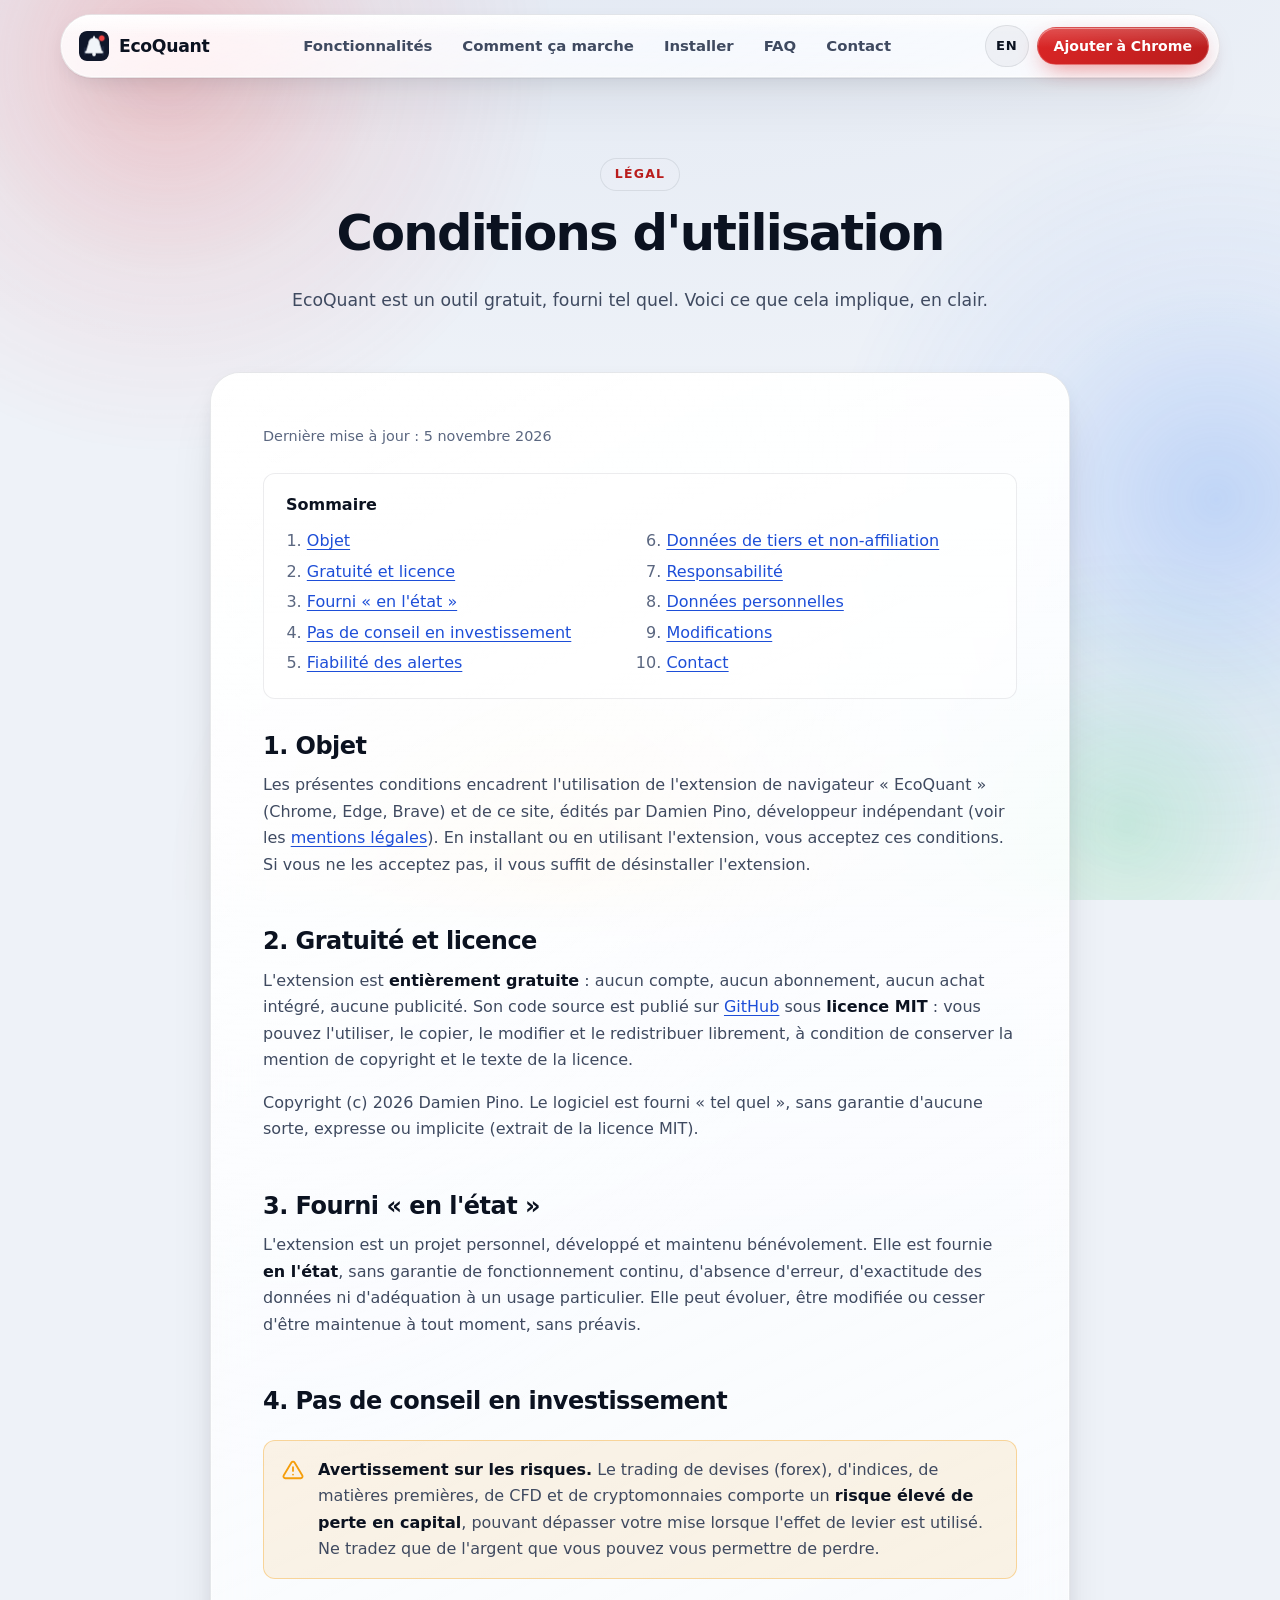
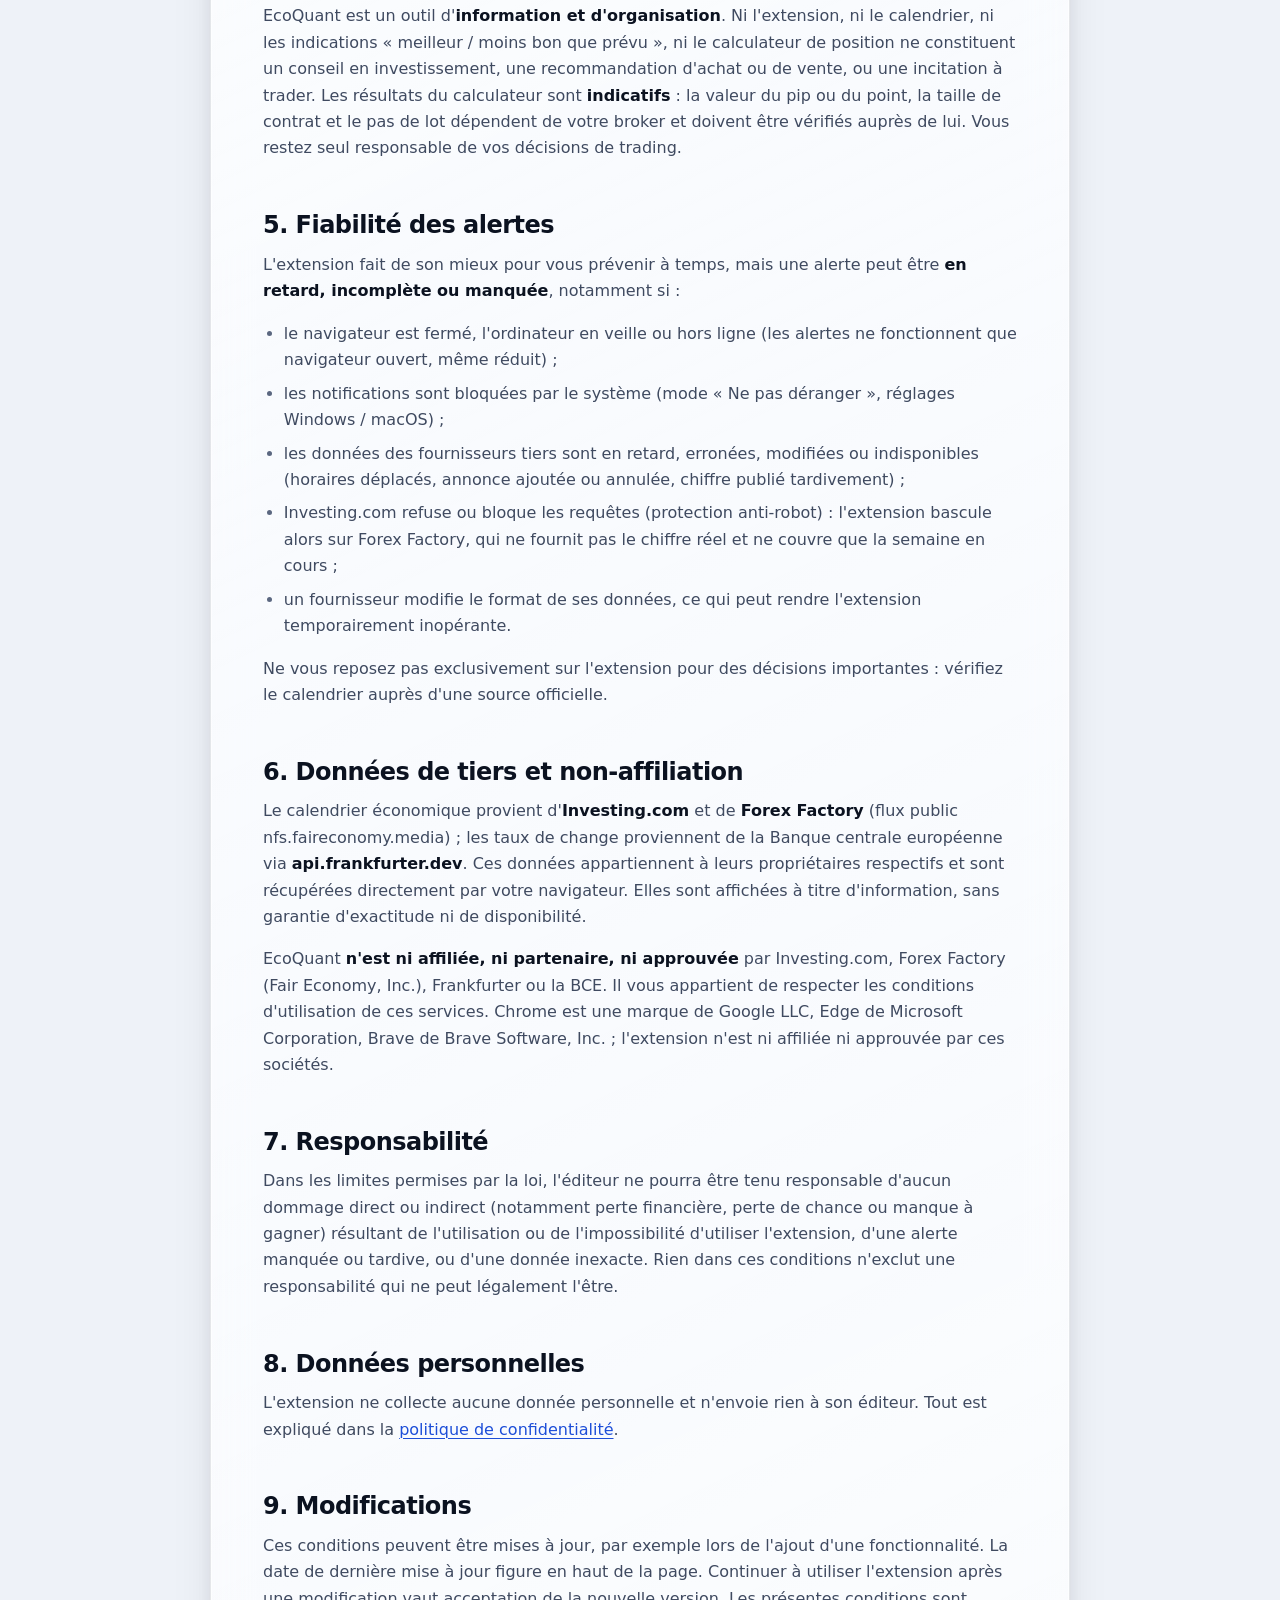
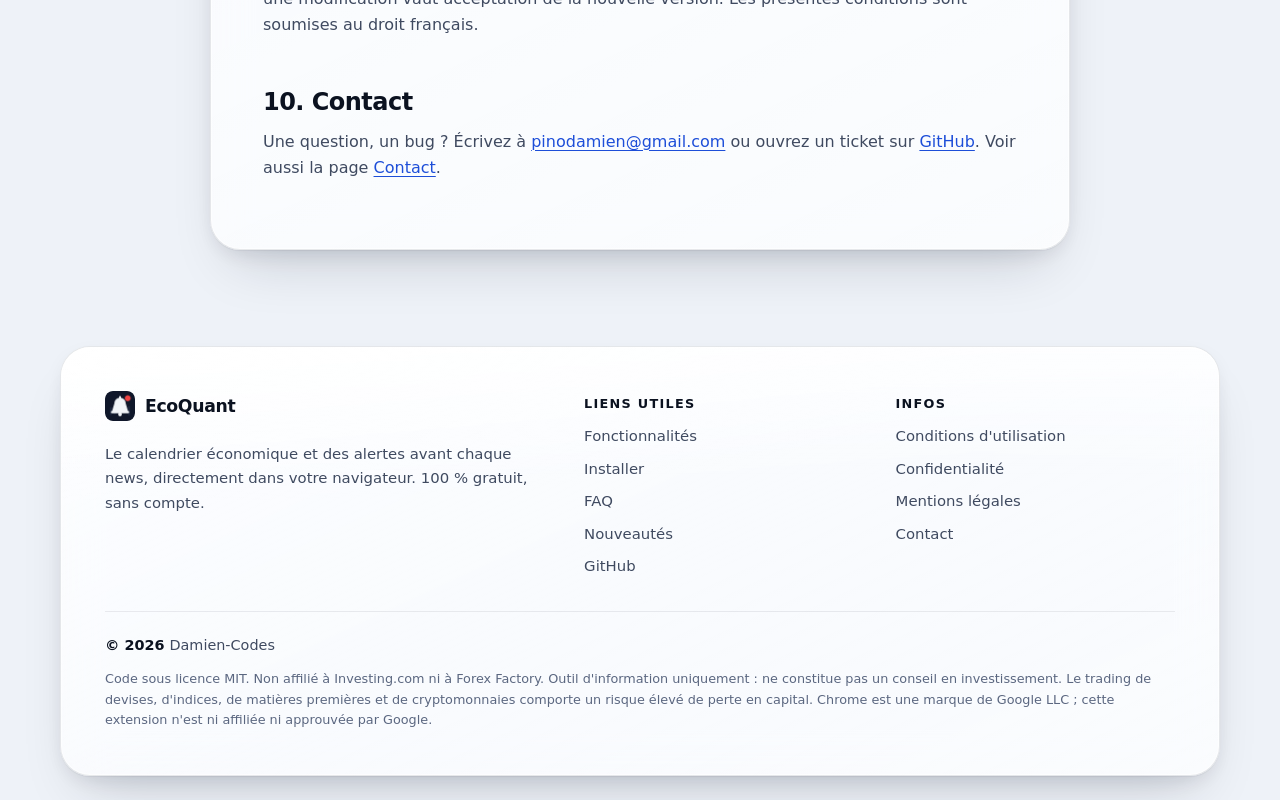
<file: conditions.html>
<!doctype html>
<html lang="fr">

<head>
  <meta charset="utf-8">
  <meta name="viewport" content="width=device-width, initial-scale=1">
  <title>Conditions d'utilisation — EcoQuant</title>
  <meta name="description"
    content="Conditions d'utilisation de l'extension gratuite EcoQuant : fournie en l'état, licence MIT, pas de conseil en investissement, limites des alertes.">
  <meta name="color-scheme" content="dark light">
  <meta name="theme-color" content="#070b16" media="(prefers-color-scheme: dark)">
  <meta name="theme-color" content="#eef2f8" media="(prefers-color-scheme: light)">
  <link rel="canonical" href="https://damien-codes.github.io/EcoQuant-Site/conditions.html">
  <meta property="og:type" content="website">
  <meta property="og:locale" content="fr_FR">
  <meta property="og:site_name" content="EcoQuant">
  <meta property="og:title" content="Conditions d'utilisation — EcoQuant">
  <meta property="og:description"
    content="Conditions d'utilisation de l'extension gratuite EcoQuant : fournie en l'état, licence MIT, pas de conseil en investissement, limites des alertes.">
  <meta property="og:url" content="https://damien-codes.github.io/EcoQuant-Site/conditions.html">
  <meta property="og:image" content="https://damien-codes.github.io/EcoQuant-Site/img/og-fr.png">
  <meta property="og:image:width" content="1200">
  <meta property="og:image:height" content="630">
  <meta property="og:image:alt" content="EcoQuant – alerte avant chaque news économique, résultat dès la publication et calculateur de position">
  <meta property="og:locale:alternate" content="en_US">
  <meta name="twitter:card" content="summary_large_image">
  <meta name="twitter:image" content="https://damien-codes.github.io/EcoQuant-Site/img/og-fr.png">
  <link rel="alternate" hreflang="fr" href="https://damien-codes.github.io/EcoQuant-Site/conditions.html">
  <link rel="alternate" hreflang="en" href="https://damien-codes.github.io/EcoQuant-Site/en/terms.html">
  <link rel="alternate" hreflang="x-default" href="https://damien-codes.github.io/EcoQuant-Site/conditions.html">
  <link rel="icon" type="image/png" sizes="32x32" href="img/icon32.png">
  <link rel="icon" type="image/png" sizes="128x128" href="img/icon128.png">
  <link rel="apple-touch-icon" href="img/icon128.png">
  <script>document.documentElement.classList.add('js')</script>

  <script defer src="js/main.js"></script>
  <link rel="stylesheet" href="css/style.css">
</head>

<body>
  <div class="backdrop" aria-hidden="true">
    <span class="blob blob-red"></span><span class="blob blob-blue"></span>
    <span class="blob blob-amber"></span><span class="blob blob-green"></span>
  </div>
  <svg class="svg-defs" width="0" height="0" aria-hidden="true" focusable="false">
    <filter id="liquid-refraction" x="0" y="0" width="100%" height="100%" color-interpolation-filters="sRGB">
      <feTurbulence type="fractalNoise" baseFrequency="0.008 0.012" numOctaves="2" seed="7" result="noise" />
      <feGaussianBlur in="noise" stdDeviation="2" result="soft" />
      <feDisplacementMap in="SourceGraphic" in2="soft" scale="28" xChannelSelector="R" yChannelSelector="G" />
    </filter>
  </svg>
  <a class="skip-link" href="#contenu">Aller au contenu</a>
  <header class="site-header" data-header>
    <nav class="nav glass" aria-label="Navigation principale">
      <a class="brand" href="index.html"><img src="img/icon128.png" alt="" width="32" height="32">EcoQuant</a>
      <ul class="nav-links" id="nav-links">
        <li><a href="index.html#fonctionnalites">Fonctionnalités</a></li>
        <li><a href="index.html#comment">Comment ça marche</a></li>
        <li><a href="index.html#installer">Installer</a></li>
        <li><a href="index.html#faq">FAQ</a></li>
        <li><a href="contact.html">Contact</a></li>
      </ul>
      <div class="nav-actions">
        <a class="lang-switch" href="en/terms.html" hreflang="en" lang="en" title="English version"><span class="visually-hidden">Switch to </span>EN</a>
        <a class="btn btn-primary btn-sm" href="https://chromewebstore.google.com/detail/kmpbiiclcjeaockakakgmejokbcocnij" target="_blank" rel="noopener">Ajouter<span class="hide-xs">à Chrome</span></a>
        <button class="nav-toggle" type="button" aria-expanded="false" aria-controls="nav-links"
          aria-label="Ouvrir le menu">
          <span aria-hidden="true"></span><span aria-hidden="true"></span>
        </button>
      </div>
    </nav>
  </header>

  <main id="contenu">

    <section class="page-hero">
      <div class="container">
        <span class="eyebrow">Légal</span>
        <h1>Conditions d'utilisation</h1>
        <p>EcoQuant est un outil gratuit, fourni tel quel. Voici ce que cela implique, en clair.</p>
      </div>
    </section>

    <div class="container">
      <div class="prose glass reveal">
        <p class="meta">Dernière mise à jour : 5 novembre 2026</p>
        <nav class="toc" aria-label="Sommaire">
          <strong>Sommaire</strong>
          <ol>
            <li><a href="#objet">Objet</a></li>
            <li><a href="#gratuit">Gratuité et licence</a></li>
            <li><a href="#etat">Fourni « en l'état »</a></li>
            <li><a href="#conseil">Pas de conseil en investissement</a></li>
            <li><a href="#alertes">Fiabilité des alertes</a></li>
            <li><a href="#tiers">Données de tiers et non-affiliation</a></li>
            <li><a href="#responsabilite">Responsabilité</a></li>
            <li><a href="#donnees">Données personnelles</a></li>
            <li><a href="#modifs">Modifications</a></li>
            <li><a href="#contact">Contact</a></li>
          </ol>
        </nav>

        <h2 id="objet">1. Objet</h2>
        <p>Les présentes conditions encadrent l'utilisation de l'extension de navigateur « EcoQuant » (Chrome, Edge,
          Brave) et de ce site, édités par Damien Pino, développeur indépendant (voir les <a
            href="mentions-legales.html">mentions légales</a>). En installant ou en utilisant l'extension, vous acceptez
          ces conditions. Si vous ne les acceptez pas, il vous suffit de désinstaller l'extension.</p>

        <h2 id="gratuit">2. Gratuité et licence</h2>
        <p>L'extension est <strong>entièrement gratuite</strong> : aucun compte, aucun abonnement, aucun achat intégré,
          aucune publicité. Son code source est publié sur <a href="https://github.com/Damien-Codes/EcoQuant"
            target="_blank" rel="noopener">GitHub</a> sous <strong>licence MIT</strong> : vous pouvez l'utiliser, le
          copier, le modifier et le redistribuer librement, à condition de conserver la mention de copyright et le texte
          de la licence.</p>
        <p class="muted">Copyright (c) 2026 Damien Pino. Le logiciel est fourni « tel quel », sans garantie d'aucune
          sorte, expresse ou implicite (extrait de la licence MIT).</p>

        <h2 id="etat">3. Fourni « en l'état »</h2>
        <p>L'extension est un projet personnel, développé et maintenu bénévolement. Elle est fournie <strong>en
            l'état</strong>, sans garantie de fonctionnement continu, d'absence d'erreur, d'exactitude des données ni
          d'adéquation à un usage particulier. Elle peut évoluer, être modifiée ou cesser d'être maintenue à tout
          moment, sans préavis.</p>

        <h2 id="conseil">4. Pas de conseil en investissement</h2>
        <div class="notice warn">
          <svg viewBox="0 0 24 24" fill="none" stroke="currentColor" stroke-width="2" stroke-linecap="round"
            stroke-linejoin="round" aria-hidden="true">
            <path
              d="M10.29 3.86 1.82 18a2 2 0 0 0 1.71 3h16.94a2 2 0 0 0 1.71-3L13.71 3.86a2 2 0 0 0-3.42 0zM12 9v4M12 17h.01" />
          </svg>
          <div>
            <p><strong>Avertissement sur les risques.</strong> Le trading de devises (forex), d'indices, de matières
              premières, de CFD et de cryptomonnaies comporte un <strong>risque élevé de perte en capital</strong>,
              pouvant dépasser votre mise lorsque l'effet de levier est utilisé. Ne tradez que de l'argent que vous
              pouvez vous permettre de perdre.</p>
          </div>
        </div>
        <p>EcoQuant est un outil d'<strong>information et d'organisation</strong>. Ni l'extension, ni le calendrier, ni
          les indications « meilleur / moins bon que prévu », ni le calculateur de position ne constituent un conseil en
          investissement, une recommandation d'achat ou de vente, ou une incitation à trader. Les résultats du
          calculateur sont <strong>indicatifs</strong> : la valeur du pip ou du point, la taille de contrat et le pas de
          lot dépendent de votre broker et doivent être vérifiés auprès de lui. Vous restez seul responsable de vos
          décisions de trading.</p>

        <h2 id="alertes">5. Fiabilité des alertes</h2>
        <p>L'extension fait de son mieux pour vous prévenir à temps, mais une alerte peut être <strong>en retard,
            incomplète ou manquée</strong>, notamment si :</p>
        <ul>
          <li>le navigateur est fermé, l'ordinateur en veille ou hors ligne (les alertes ne fonctionnent que navigateur
            ouvert, même réduit) ;</li>
          <li>les notifications sont bloquées par le système (mode « Ne pas déranger », réglages Windows / macOS) ;</li>
          <li>les données des fournisseurs tiers sont en retard, erronées, modifiées ou indisponibles (horaires
            déplacés, annonce ajoutée ou annulée, chiffre publié tardivement) ;</li>
          <li>Investing.com refuse ou bloque les requêtes (protection anti-robot) : l'extension bascule alors sur Forex
            Factory, qui ne fournit pas le chiffre réel et ne couvre que la semaine en cours ;</li>
          <li>un fournisseur modifie le format de ses données, ce qui peut rendre l'extension temporairement inopérante.
          </li>
        </ul>
        <p>Ne vous reposez pas exclusivement sur l'extension pour des décisions importantes : vérifiez le calendrier
          auprès d'une source officielle.</p>

        <h2 id="tiers">6. Données de tiers et non-affiliation</h2>
        <p>Le calendrier économique provient d'<strong>Investing.com</strong> et de <strong>Forex Factory</strong> (flux
          public nfs.faireconomy.media) ; les taux de change proviennent de la Banque centrale européenne via
          <strong>api.frankfurter.dev</strong>. Ces données appartiennent à leurs propriétaires respectifs et sont
          récupérées directement par votre navigateur. Elles sont affichées à titre d'information, sans garantie
          d'exactitude ni de disponibilité.</p>
        <p>EcoQuant <strong>n'est ni affiliée, ni partenaire, ni approuvée</strong> par Investing.com, Forex Factory
          (Fair Economy, Inc.), Frankfurter ou la BCE. Il vous appartient de respecter les conditions d'utilisation de
          ces services. Chrome est une marque de Google LLC, Edge de Microsoft Corporation, Brave de Brave Software,
          Inc. ; l'extension n'est ni affiliée ni approuvée par ces sociétés.</p>

        <h2 id="responsabilite">7. Responsabilité</h2>
        <p>Dans les limites permises par la loi, l'éditeur ne pourra être tenu responsable d'aucun dommage direct ou
          indirect (notamment perte financière, perte de chance ou manque à gagner) résultant de l'utilisation ou de
          l'impossibilité d'utiliser l'extension, d'une alerte manquée ou tardive, ou d'une donnée inexacte. Rien dans
          ces conditions n'exclut une responsabilité qui ne peut légalement l'être.</p>

        <h2 id="donnees">8. Données personnelles</h2>
        <p>L'extension ne collecte aucune donnée personnelle et n'envoie rien à son éditeur. Tout est expliqué dans la
          <a href="confidentialite.html">politique de confidentialité</a>.</p>

        <h2 id="modifs">9. Modifications</h2>
        <p>Ces conditions peuvent être mises à jour, par exemple lors de l'ajout d'une fonctionnalité. La date de
          dernière mise à jour figure en haut de la page. Continuer à utiliser l'extension après une modification vaut
          acceptation de la nouvelle version. Les présentes conditions sont soumises au droit français.</p>

        <h2 id="contact">10. Contact</h2>
        <p>Une question, un bug ? Écrivez à <a href="mailto:pinodamien@gmail.com">pinodamien@gmail.com</a> ou ouvrez un
          ticket sur <a href="https://github.com/Damien-Codes/EcoQuant/issues" target="_blank"
            rel="noopener">GitHub</a>. Voir aussi la page <a href="contact.html">Contact</a>.</p>
      </div>
    </div>
  </main>

  <footer class="site-footer">
    <div class="container">
      <div class="footer-card glass">
        <div class="footer-grid">
          <div class="footer-about">
            <a class="brand" href="index.html"><img src="img/icon128.png" alt="" width="32" height="32"
                loading="lazy">EcoQuant</a>
            <p>Le calendrier économique et des alertes avant chaque news, directement dans votre navigateur. 100&nbsp;%
              gratuit, sans compte.</p>
          </div>
          <nav aria-label="Produit">
            <h2>Liens utiles</h2>
            <ul>
              <li><a href="index.html#fonctionnalites">Fonctionnalités</a></li>
              <li><a href="index.html#installer">Installer</a></li>
              <li><a href="index.html#faq">FAQ</a></li>
              <li><a href="nouveautes.html">Nouveautés</a></li>
              <li><a href="https://github.com/Damien-Codes/EcoQuant" target="_blank" rel="noopener">GitHub</a></li>
            </ul>
          </nav>
          <nav aria-label="Informations légales">
            <h2>Infos</h2>
            <ul>
              <li><a href="conditions.html">Conditions d'utilisation</a></li>
              <li><a href="confidentialite.html">Confidentialité</a></li>
              <li><a href="mentions-legales.html">Mentions légales</a></li>
              <li><a href="contact.html">Contact</a></li>
            </ul>
          </nav>
        </div>
        <div class="footer-bottom">
          <p class="footer-legal-links">
            <span>© 2026 <a href="https://github.com/damien-codes">Damien-Codes</a></span>
          </p>
          <p class="disclaimer">Code sous licence MIT. Non affilié à Investing.com ni à Forex Factory. Outil
            d'information uniquement : ne constitue pas un conseil en investissement. Le trading de devises, d'indices,
            de matières premières et de cryptomonnaies comporte un risque élevé de perte en capital. Chrome est une
            marque de Google LLC ; cette extension n'est ni affiliée ni approuvée par Google.</p>
        </div>
      </div>
    </div>
  </footer>
</body>

</html>
</file>
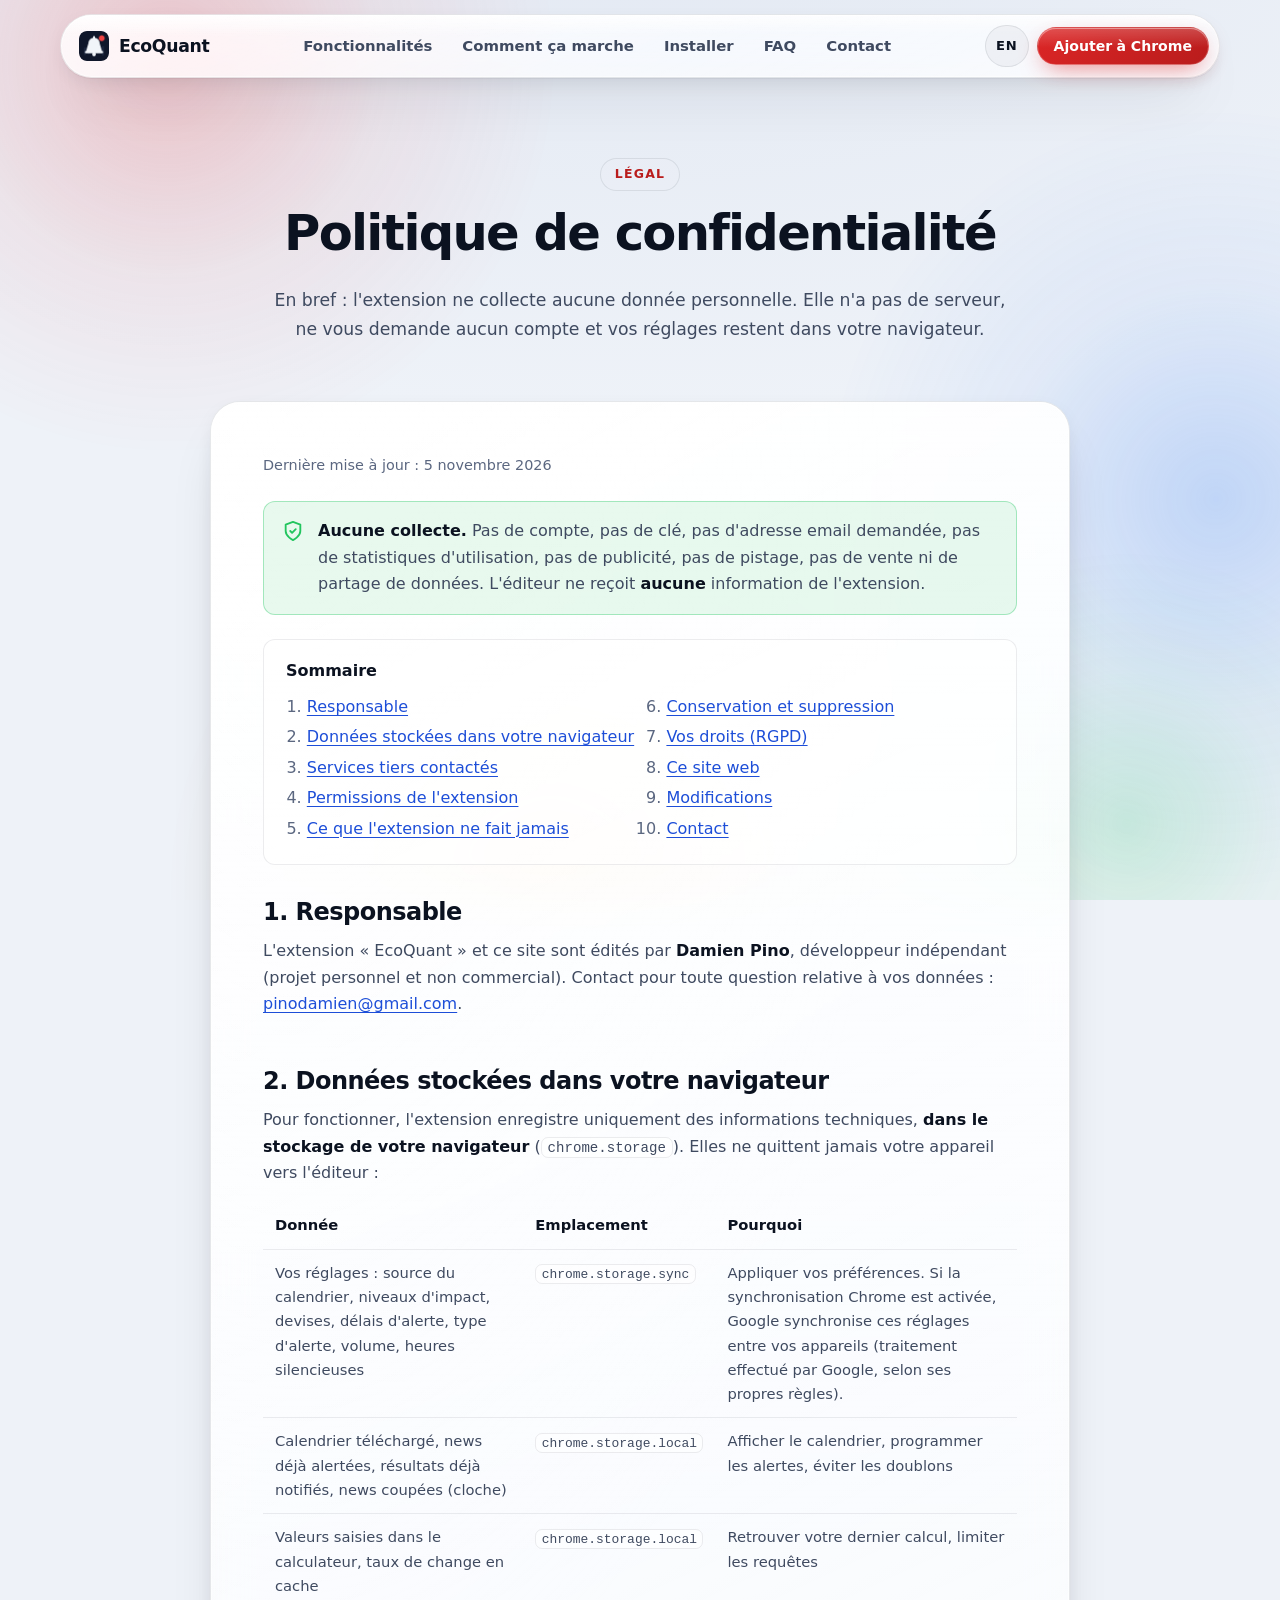
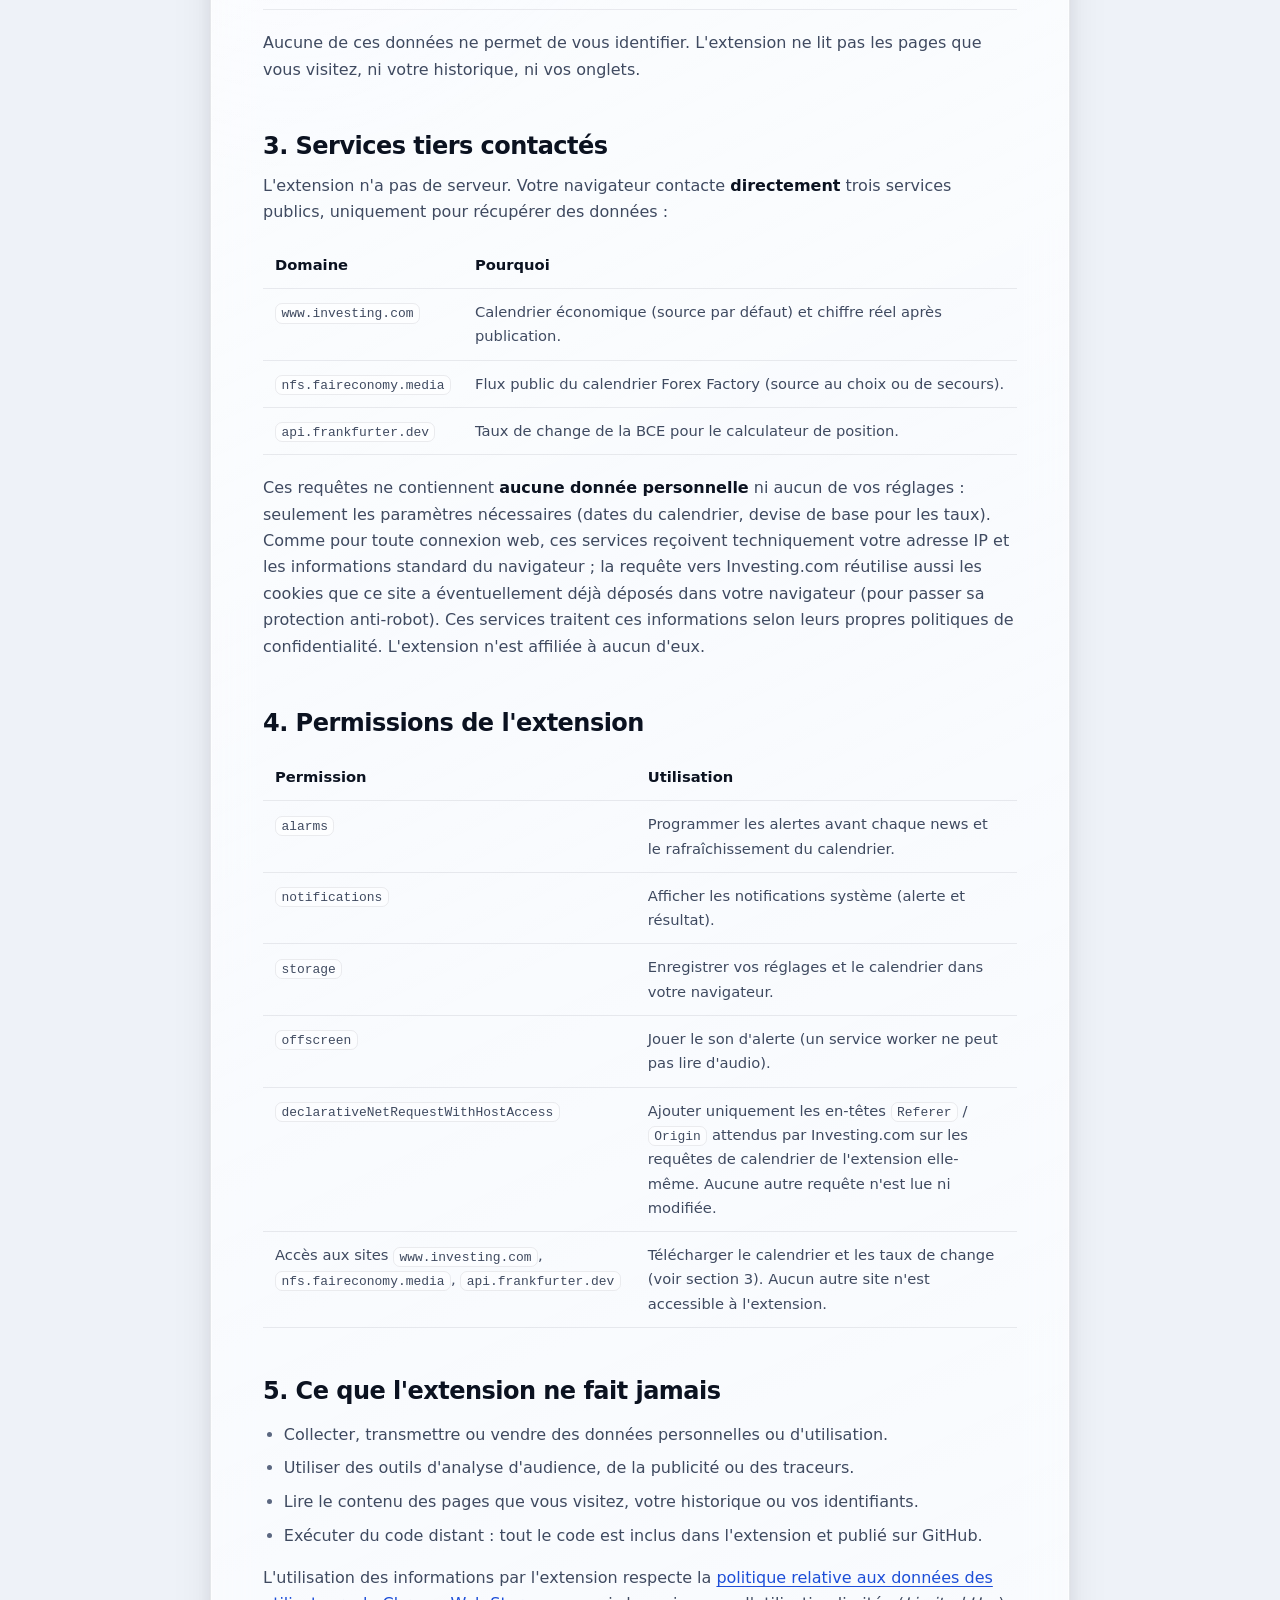
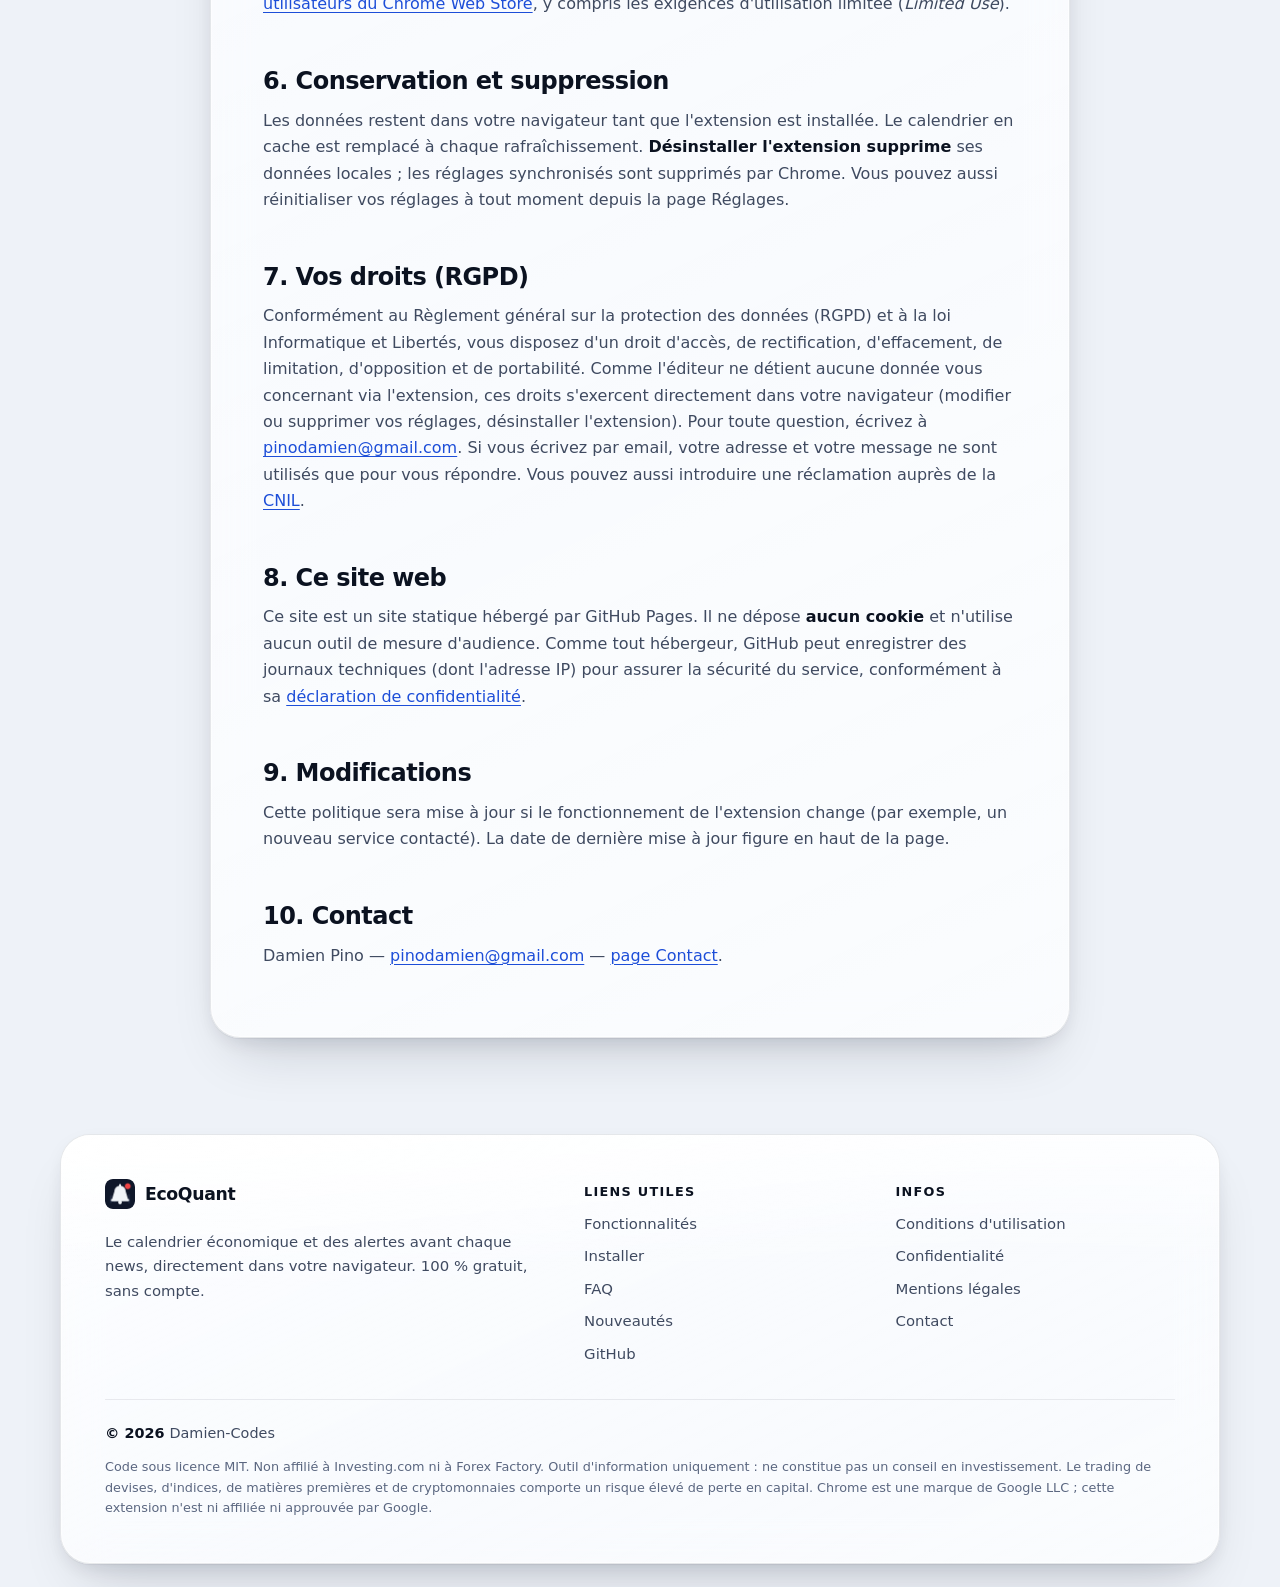
<file: confidentialite.html>
<!doctype html>
<html lang="fr">

<head>
  <meta charset="utf-8">
  <meta name="viewport" content="width=device-width, initial-scale=1">
  <title>Politique de confidentialité — EcoQuant</title>
  <meta name="description"
    content="Politique de confidentialité de l'extension EcoQuant : aucune donnée collectée, aucun serveur, réglages stockés dans votre navigateur, aucune analytique ni pistage.">
  <meta name="color-scheme" content="dark light">
  <meta name="theme-color" content="#070b16" media="(prefers-color-scheme: dark)">
  <meta name="theme-color" content="#eef2f8" media="(prefers-color-scheme: light)">
  <link rel="canonical" href="https://damien-codes.github.io/EcoQuant-Site/confidentialite.html">
  <meta property="og:type" content="website">
  <meta property="og:locale" content="fr_FR">
  <meta property="og:site_name" content="EcoQuant">
  <meta property="og:title" content="Politique de confidentialité — EcoQuant">
  <meta property="og:description"
    content="Politique de confidentialité de l'extension EcoQuant : aucune donnée collectée, aucun serveur, réglages stockés dans votre navigateur, aucune analytique ni pistage.">
  <meta property="og:url" content="https://damien-codes.github.io/EcoQuant-Site/confidentialite.html">
  <meta property="og:image" content="https://damien-codes.github.io/EcoQuant-Site/img/og-fr.png">
  <meta property="og:image:width" content="1200">
  <meta property="og:image:height" content="630">
  <meta property="og:image:alt" content="EcoQuant – alerte avant chaque news économique, résultat dès la publication et calculateur de position">
  <meta property="og:locale:alternate" content="en_US">
  <meta name="twitter:card" content="summary_large_image">
  <meta name="twitter:image" content="https://damien-codes.github.io/EcoQuant-Site/img/og-fr.png">
  <link rel="alternate" hreflang="fr" href="https://damien-codes.github.io/EcoQuant-Site/confidentialite.html">
  <link rel="alternate" hreflang="en" href="https://damien-codes.github.io/EcoQuant-Site/en/privacy.html">
  <link rel="alternate" hreflang="x-default" href="https://damien-codes.github.io/EcoQuant-Site/confidentialite.html">
  <link rel="icon" type="image/png" sizes="32x32" href="img/icon32.png">
  <link rel="icon" type="image/png" sizes="128x128" href="img/icon128.png">
  <link rel="apple-touch-icon" href="img/icon128.png">
  <script>document.documentElement.classList.add('js')</script>

  <script defer src="js/main.js"></script>
  <link rel="stylesheet" href="css/style.css">
</head>

<body>
  <div class="backdrop" aria-hidden="true">
    <span class="blob blob-red"></span><span class="blob blob-blue"></span>
    <span class="blob blob-amber"></span><span class="blob blob-green"></span>
  </div>
  <svg class="svg-defs" width="0" height="0" aria-hidden="true" focusable="false">
    <filter id="liquid-refraction" x="0" y="0" width="100%" height="100%" color-interpolation-filters="sRGB">
      <feTurbulence type="fractalNoise" baseFrequency="0.008 0.012" numOctaves="2" seed="7" result="noise" />
      <feGaussianBlur in="noise" stdDeviation="2" result="soft" />
      <feDisplacementMap in="SourceGraphic" in2="soft" scale="28" xChannelSelector="R" yChannelSelector="G" />
    </filter>
  </svg>
  <a class="skip-link" href="#contenu">Aller au contenu</a>
  <header class="site-header" data-header>
    <nav class="nav glass" aria-label="Navigation principale">
      <a class="brand" href="index.html"><img src="img/icon128.png" alt="" width="32" height="32">EcoQuant</a>
      <ul class="nav-links" id="nav-links">
        <li><a href="index.html#fonctionnalites">Fonctionnalités</a></li>
        <li><a href="index.html#comment">Comment ça marche</a></li>
        <li><a href="index.html#installer">Installer</a></li>
        <li><a href="index.html#faq">FAQ</a></li>
        <li><a href="contact.html">Contact</a></li>
      </ul>
      <div class="nav-actions">
        <a class="lang-switch" href="en/privacy.html" hreflang="en" lang="en" title="English version"><span class="visually-hidden">Switch to </span>EN</a>
        <a class="btn btn-primary btn-sm" href="https://chromewebstore.google.com/detail/kmpbiiclcjeaockakakgmejokbcocnij" target="_blank" rel="noopener">Ajouter<span class="hide-xs">à Chrome</span></a>
        <button class="nav-toggle" type="button" aria-expanded="false" aria-controls="nav-links"
          aria-label="Ouvrir le menu">
          <span aria-hidden="true"></span><span aria-hidden="true"></span>
        </button>
      </div>
    </nav>
  </header>

  <main id="contenu">

    <section class="page-hero">
      <div class="container">
        <span class="eyebrow">Légal</span>
        <h1>Politique de confidentialité</h1>
        <p>En bref : l'extension ne collecte aucune donnée personnelle. Elle n'a pas de serveur, ne vous demande aucun
          compte et vos réglages restent dans votre navigateur.</p>
      </div>
    </section>

    <div class="container">
      <div class="prose glass reveal">
        <p class="meta">Dernière mise à jour : 5 novembre 2026</p>

        <div class="notice ok">
          <svg viewBox="0 0 24 24" fill="none" stroke="currentColor" stroke-width="2" stroke-linecap="round"
            stroke-linejoin="round" aria-hidden="true">
            <path d="M12 22s8-4 8-10V5l-8-3-8 3v7c0 6 8 10 8 10z" />
            <path d="m9 12 2 2 4-4" />
          </svg>
          <div>
            <p><strong>Aucune collecte.</strong> Pas de compte, pas de clé, pas d'adresse email demandée, pas de
              statistiques d'utilisation, pas de publicité, pas de pistage, pas de vente ni de partage de données.
              L'éditeur ne reçoit <strong>aucune</strong> information de l'extension.</p>
          </div>
        </div>

        <nav class="toc" aria-label="Sommaire">
          <strong>Sommaire</strong>
          <ol>
            <li><a href="#responsable">Responsable</a></li>
            <li><a href="#stockage">Données stockées dans votre navigateur</a></li>
            <li><a href="#tiers">Services tiers contactés</a></li>
            <li><a href="#permissions">Permissions de l'extension</a></li>
            <li><a href="#jamais">Ce que l'extension ne fait jamais</a></li>
            <li><a href="#conservation">Conservation et suppression</a></li>
            <li><a href="#droits">Vos droits (RGPD)</a></li>
            <li><a href="#site">Ce site web</a></li>
            <li><a href="#modifs">Modifications</a></li>
            <li><a href="#contact">Contact</a></li>
          </ol>
        </nav>

        <h2 id="responsable">1. Responsable</h2>
        <p>L'extension « EcoQuant » et ce site sont édités par <strong>Damien Pino</strong>, développeur indépendant
          (projet personnel et non commercial). Contact pour toute question relative à vos données : <a
            href="mailto:pinodamien@gmail.com">pinodamien@gmail.com</a>.</p>

        <h2 id="stockage">2. Données stockées dans votre navigateur</h2>
        <p>Pour fonctionner, l'extension enregistre uniquement des informations techniques, <strong>dans le stockage de
            votre navigateur</strong> (<code>chrome.storage</code>). Elles ne quittent jamais votre appareil vers
          l'éditeur :</p>
        <table>
          <thead>
            <tr>
              <th scope="col">Donnée</th>
              <th scope="col">Emplacement</th>
              <th scope="col">Pourquoi</th>
            </tr>
          </thead>
          <tbody>
            <tr>
              <td data-label="Donnée">Vos réglages : source du calendrier, niveaux d'impact, devises, délais d'alerte,
                type d'alerte, volume, heures silencieuses</td>
              <td data-label="Emplacement"><code>chrome.storage.sync</code></td>
              <td data-label="Pourquoi">Appliquer vos préférences. Si la synchronisation Chrome est activée, Google
                synchronise ces réglages entre vos appareils (traitement effectué par Google, selon ses propres règles).
              </td>
            </tr>
            <tr>
              <td data-label="Donnée">Calendrier téléchargé, news déjà alertées, résultats déjà notifiés, news coupées
                (cloche)</td>
              <td data-label="Emplacement"><code>chrome.storage.local</code></td>
              <td data-label="Pourquoi">Afficher le calendrier, programmer les alertes, éviter les doublons</td>
            </tr>
            <tr>
              <td data-label="Donnée">Valeurs saisies dans le calculateur, taux de change en cache</td>
              <td data-label="Emplacement"><code>chrome.storage.local</code></td>
              <td data-label="Pourquoi">Retrouver votre dernier calcul, limiter les requêtes</td>
            </tr>
          </tbody>
        </table>
        <p>Aucune de ces données ne permet de vous identifier. L'extension ne lit pas les pages que vous visitez, ni
          votre historique, ni vos onglets.</p>

        <h2 id="tiers">3. Services tiers contactés</h2>
        <p>L'extension n'a pas de serveur. Votre navigateur contacte <strong>directement</strong> trois services
          publics, uniquement pour récupérer des données :</p>
        <table>
          <thead>
            <tr>
              <th scope="col">Domaine</th>
              <th scope="col">Pourquoi</th>
            </tr>
          </thead>
          <tbody>
            <tr>
              <td data-label="Domaine"><code>www.investing.com</code></td>
              <td data-label="Pourquoi">Calendrier économique (source par défaut) et chiffre réel après publication.
              </td>
            </tr>
            <tr>
              <td data-label="Domaine"><code>nfs.faireconomy.media</code></td>
              <td data-label="Pourquoi">Flux public du calendrier Forex Factory (source au choix ou de secours).</td>
            </tr>
            <tr>
              <td data-label="Domaine"><code>api.frankfurter.dev</code></td>
              <td data-label="Pourquoi">Taux de change de la BCE pour le calculateur de position.</td>
            </tr>
          </tbody>
        </table>
        <p>Ces requêtes ne contiennent <strong>aucune donnée personnelle</strong> ni aucun de vos réglages : seulement
          les paramètres nécessaires (dates du calendrier, devise de base pour les taux). Comme pour toute connexion
          web, ces services reçoivent techniquement votre adresse IP et les informations standard du navigateur ; la
          requête vers Investing.com réutilise aussi les cookies que ce site a éventuellement déjà déposés dans votre
          navigateur (pour passer sa protection anti-robot). Ces services traitent ces informations selon leurs propres
          politiques de confidentialité. L'extension n'est affiliée à aucun d'eux.</p>

        <h2 id="permissions">4. Permissions de l'extension</h2>
        <table>
          <thead>
            <tr>
              <th scope="col">Permission</th>
              <th scope="col">Utilisation</th>
            </tr>
          </thead>
          <tbody>
            <tr>
              <td data-label="Permission"><code>alarms</code></td>
              <td data-label="Utilisation">Programmer les alertes avant chaque news et le rafraîchissement du
                calendrier.</td>
            </tr>
            <tr>
              <td data-label="Permission"><code>notifications</code></td>
              <td data-label="Utilisation">Afficher les notifications système (alerte et résultat).</td>
            </tr>
            <tr>
              <td data-label="Permission"><code>storage</code></td>
              <td data-label="Utilisation">Enregistrer vos réglages et le calendrier dans votre navigateur.</td>
            </tr>
            <tr>
              <td data-label="Permission"><code>offscreen</code></td>
              <td data-label="Utilisation">Jouer le son d'alerte (un service worker ne peut pas lire d'audio).</td>
            </tr>
            <tr>
              <td data-label="Permission"><code>declarativeNetRequestWithHostAccess</code></td>
              <td data-label="Utilisation">Ajouter uniquement les en-têtes <code>Referer</code> / <code>Origin</code>
                attendus par Investing.com sur les requêtes de calendrier de l'extension elle-même. Aucune autre requête
                n'est lue ni modifiée.</td>
            </tr>
            <tr>
              <td data-label="Permission">Accès aux sites <code>www.investing.com</code>,
                <code>nfs.faireconomy.media</code>, <code>api.frankfurter.dev</code></td>
              <td data-label="Utilisation">Télécharger le calendrier et les taux de change (voir section 3). Aucun autre
                site n'est accessible à l'extension.</td>
            </tr>
          </tbody>
        </table>

        <h2 id="jamais">5. Ce que l'extension ne fait jamais</h2>
        <ul>
          <li>Collecter, transmettre ou vendre des données personnelles ou d'utilisation.</li>
          <li>Utiliser des outils d'analyse d'audience, de la publicité ou des traceurs.</li>
          <li>Lire le contenu des pages que vous visitez, votre historique ou vos identifiants.</li>
          <li>Exécuter du code distant : tout le code est inclus dans l'extension et publié sur GitHub.</li>
        </ul>
        <p>L'utilisation des informations par l'extension respecte la <a
            href="https://developer.chrome.com/docs/webstore/program-policies/" target="_blank" rel="noopener">politique
            relative aux données des utilisateurs du Chrome Web Store</a>, y compris les exigences d'utilisation limitée
          (<em>Limited Use</em>).</p>

        <h2 id="conservation">6. Conservation et suppression</h2>
        <p>Les données restent dans votre navigateur tant que l'extension est installée. Le calendrier en cache est
          remplacé à chaque rafraîchissement. <strong>Désinstaller l'extension supprime</strong> ses données locales ;
          les réglages synchronisés sont supprimés par Chrome. Vous pouvez aussi réinitialiser vos réglages à tout
          moment depuis la page Réglages.</p>

        <h2 id="droits">7. Vos droits (RGPD)</h2>
        <p>Conformément au Règlement général sur la protection des données (RGPD) et à la loi Informatique et Libertés,
          vous disposez d'un droit d'accès, de rectification, d'effacement, de limitation, d'opposition et de
          portabilité. Comme l'éditeur ne détient aucune donnée vous concernant via l'extension, ces droits s'exercent
          directement dans votre navigateur (modifier ou supprimer vos réglages, désinstaller l'extension). Pour toute
          question, écrivez à <a href="mailto:pinodamien@gmail.com">pinodamien@gmail.com</a>. Si vous écrivez par email,
          votre adresse et votre message ne sont utilisés que pour vous répondre. Vous pouvez aussi introduire une
          réclamation auprès de la <a href="https://www.cnil.fr/fr/plaintes" target="_blank" rel="noopener">CNIL</a>.
        </p>

        <h2 id="site">8. Ce site web</h2>
        <p>Ce site est un site statique hébergé par GitHub Pages. Il ne dépose <strong>aucun cookie</strong> et
          n'utilise aucun outil de mesure d'audience. Comme tout hébergeur, GitHub peut enregistrer des journaux
          techniques (dont l'adresse IP) pour assurer la sécurité du service, conformément à sa <a
            href="https://docs.github.com/fr/site-policy/privacy-policies/github-general-privacy-statement"
            target="_blank" rel="noopener">déclaration de confidentialité</a>.</p>

        <h2 id="modifs">9. Modifications</h2>
        <p>Cette politique sera mise à jour si le fonctionnement de l'extension change (par exemple, un nouveau service
          contacté). La date de dernière mise à jour figure en haut de la page.</p>

        <h2 id="contact">10. Contact</h2>
        <p>Damien Pino — <a href="mailto:pinodamien@gmail.com">pinodamien@gmail.com</a> — <a href="contact.html">page
            Contact</a>.</p>
      </div>
    </div>
  </main>

  <footer class="site-footer">
    <div class="container">
      <div class="footer-card glass">
        <div class="footer-grid">
          <div class="footer-about">
            <a class="brand" href="index.html"><img src="img/icon128.png" alt="" width="32" height="32"
                loading="lazy">EcoQuant</a>
            <p>Le calendrier économique et des alertes avant chaque news, directement dans votre navigateur. 100&nbsp;%
              gratuit, sans compte.</p>
          </div>
          <nav aria-label="Produit">
            <h2>Liens utiles</h2>
            <ul>
              <li><a href="index.html#fonctionnalites">Fonctionnalités</a></li>
              <li><a href="index.html#installer">Installer</a></li>
              <li><a href="index.html#faq">FAQ</a></li>
              <li><a href="nouveautes.html">Nouveautés</a></li>
              <li><a href="https://github.com/Damien-Codes/EcoQuant" target="_blank" rel="noopener">GitHub</a></li>
            </ul>
          </nav>
          <nav aria-label="Informations légales">
            <h2>Infos</h2>
            <ul>
              <li><a href="conditions.html">Conditions d'utilisation</a></li>
              <li><a href="confidentialite.html">Confidentialité</a></li>
              <li><a href="mentions-legales.html">Mentions légales</a></li>
              <li><a href="contact.html">Contact</a></li>
            </ul>
          </nav>
        </div>
        <div class="footer-bottom">
          <p class="footer-legal-links">
            <span>© 2026 <a href="https://github.com/damien-codes">Damien-Codes</a></span>
          </p>
          <p class="disclaimer">Code sous licence MIT. Non affilié à Investing.com ni à Forex Factory. Outil
            d'information uniquement : ne constitue pas un conseil en investissement. Le trading de devises, d'indices,
            de matières premières et de cryptomonnaies comporte un risque élevé de perte en capital. Chrome est une
            marque de Google LLC ; cette extension n'est ni affiliée ni approuvée par Google.</p>
        </div>
      </div>
    </div>
  </footer>
</body>

</html>
</file>
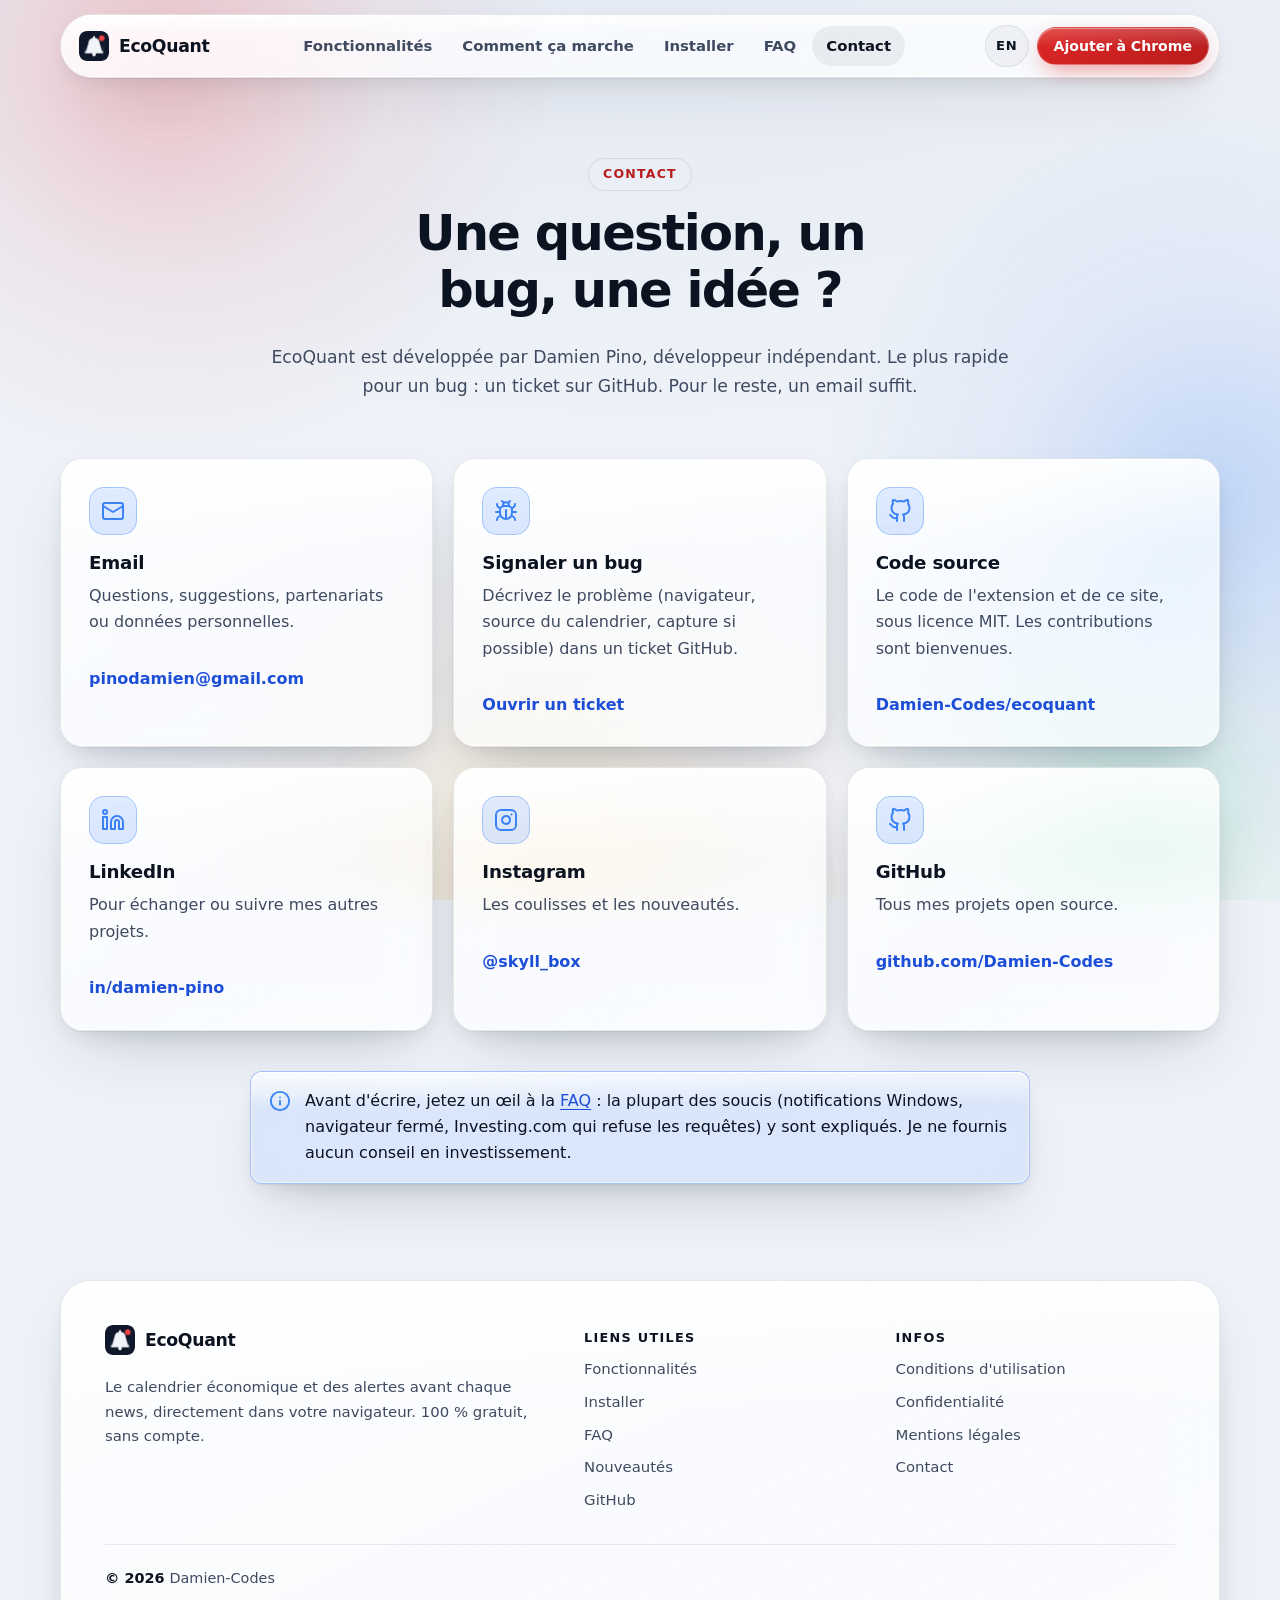
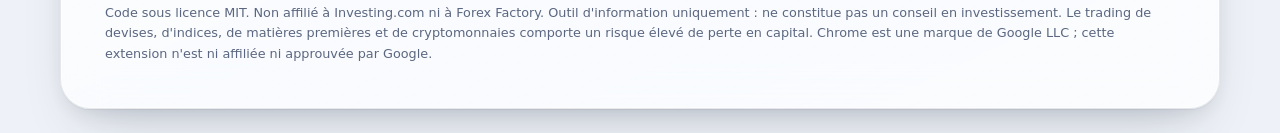
<file: contact.html>
<!doctype html>
<html lang="fr">

<head>
  <meta charset="utf-8">
  <meta name="viewport" content="width=device-width, initial-scale=1">
  <title>Contact — EcoQuant</title>
  <meta name="description"
    content="Contacter Damien Pino, développeur de l'extension gratuite EcoQuant : email, GitHub, LinkedIn, Instagram, signalement de bugs.">
  <meta name="color-scheme" content="dark light">
  <meta name="theme-color" content="#070b16" media="(prefers-color-scheme: dark)">
  <meta name="theme-color" content="#eef2f8" media="(prefers-color-scheme: light)">
  <link rel="canonical" href="https://damien-codes.github.io/EcoQuant-Site/contact.html">
  <meta property="og:type" content="website">
  <meta property="og:locale" content="fr_FR">
  <meta property="og:site_name" content="EcoQuant">
  <meta property="og:title" content="Contact — EcoQuant">
  <meta property="og:description"
    content="Contacter Damien Pino, développeur de l'extension gratuite EcoQuant : email, GitHub, LinkedIn, Instagram, signalement de bugs.">
  <meta property="og:url" content="https://damien-codes.github.io/EcoQuant-Site/contact.html">
  <meta property="og:image" content="https://damien-codes.github.io/EcoQuant-Site/img/og-fr.png">
  <meta property="og:image:width" content="1200">
  <meta property="og:image:height" content="630">
  <meta property="og:image:alt" content="EcoQuant – alerte avant chaque news économique, résultat dès la publication et calculateur de position">
  <meta property="og:locale:alternate" content="en_US">
  <meta name="twitter:card" content="summary_large_image">
  <meta name="twitter:image" content="https://damien-codes.github.io/EcoQuant-Site/img/og-fr.png">
  <link rel="alternate" hreflang="fr" href="https://damien-codes.github.io/EcoQuant-Site/contact.html">
  <link rel="alternate" hreflang="en" href="https://damien-codes.github.io/EcoQuant-Site/en/contact.html">
  <link rel="alternate" hreflang="x-default" href="https://damien-codes.github.io/EcoQuant-Site/contact.html">
  <link rel="icon" type="image/png" sizes="32x32" href="img/icon32.png">
  <link rel="icon" type="image/png" sizes="128x128" href="img/icon128.png">
  <link rel="apple-touch-icon" href="img/icon128.png">
  <script>document.documentElement.classList.add('js')</script>

  <script defer src="js/main.js"></script>
  <link rel="stylesheet" href="css/style.css">
</head>

<body>
  <div class="backdrop" aria-hidden="true">
    <span class="blob blob-red"></span><span class="blob blob-blue"></span>
    <span class="blob blob-amber"></span><span class="blob blob-green"></span>
  </div>
  <svg class="svg-defs" width="0" height="0" aria-hidden="true" focusable="false">
    <filter id="liquid-refraction" x="0" y="0" width="100%" height="100%" color-interpolation-filters="sRGB">
      <feTurbulence type="fractalNoise" baseFrequency="0.008 0.012" numOctaves="2" seed="7" result="noise" />
      <feGaussianBlur in="noise" stdDeviation="2" result="soft" />
      <feDisplacementMap in="SourceGraphic" in2="soft" scale="28" xChannelSelector="R" yChannelSelector="G" />
    </filter>
  </svg>
  <a class="skip-link" href="#contenu">Aller au contenu</a>
  <header class="site-header" data-header>
    <nav class="nav glass" aria-label="Navigation principale">
      <a class="brand" href="index.html"><img src="img/icon128.png" alt="" width="32" height="32">EcoQuant</a>
      <ul class="nav-links" id="nav-links">
        <li><a href="index.html#fonctionnalites">Fonctionnalités</a></li>
        <li><a href="index.html#comment">Comment ça marche</a></li>
        <li><a href="index.html#installer">Installer</a></li>
        <li><a href="index.html#faq">FAQ</a></li>
        <li><a href="contact.html" aria-current="page">Contact</a></li>
      </ul>
      <div class="nav-actions">
        <a class="lang-switch" href="en/contact.html" hreflang="en" lang="en" title="English version"><span class="visually-hidden">Switch to </span>EN</a>
        <a class="btn btn-primary btn-sm" href="https://chromewebstore.google.com/detail/kmpbiiclcjeaockakakgmejokbcocnij" target="_blank" rel="noopener">Ajouter<span class="hide-xs">à Chrome</span></a>
        <button class="nav-toggle" type="button" aria-expanded="false" aria-controls="nav-links"
          aria-label="Ouvrir le menu">
          <span aria-hidden="true"></span><span aria-hidden="true"></span>
        </button>
      </div>
    </nav>
  </header>

  <main id="contenu">

    <section class="page-hero">
      <div class="container">
        <span class="eyebrow">Contact</span>
        <h1>Une question, un bug, une idée ?</h1>
        <p>EcoQuant est développée par Damien Pino, développeur indépendant. Le plus rapide pour un bug : un ticket sur
          GitHub. Pour le reste, un email suffit.</p>
      </div>
    </section>

    <div class="container contact-page">
      <div class="grid grid-3">
        <a class="card contact-card glass glass-interactive reveal" href="mailto:pinodamien@gmail.com">
          <div class="icon-tile"><svg viewBox="0 0 24 24" fill="none" stroke="currentColor" stroke-width="2"
              stroke-linecap="round" stroke-linejoin="round" aria-hidden="true">
              <rect x="2" y="4" width="20" height="16" rx="2" />
              <path d="m22 7-10 6L2 7" />
            </svg></div>
          <h3>Email</h3>
          <p>Questions, suggestions, partenariats ou données personnelles.</p>
          <span class="contact-link">pinodamien@gmail.com</span>
        </a>
        <a class="card contact-card glass glass-interactive reveal"
          href="https://github.com/Damien-Codes/EcoQuant/issues" target="_blank" rel="noopener">
          <div class="icon-tile"><svg viewBox="0 0 24 24" fill="none" stroke="currentColor" stroke-width="2"
              stroke-linecap="round" stroke-linejoin="round" aria-hidden="true">
              <path d="M8 2l1.88 1.88M14.12 3.88 16 2M9 7.13v-1a3 3 0 1 1 6 0v1" />
              <path
                d="M12 20c-3.3 0-6-2.7-6-6v-3a4 4 0 0 1 4-4h4a4 4 0 0 1 4 4v3c0 3.3-2.7 6-6 6zM12 20v-9M6.53 9C4.6 8.8 3 7.1 3 5M6 13H2M3 21c0-2.1 1.7-3.9 3.8-4M20.97 5c0 2.1-1.6 3.8-3.5 4M22 13h-4M17.2 17c2.1.1 3.8 1.9 3.8 4" />
            </svg></div>
          <h3>Signaler un bug</h3>
          <p>Décrivez le problème (navigateur, source du calendrier, capture si possible) dans un ticket GitHub.</p>
          <span class="contact-link">Ouvrir un ticket</span>
        </a>
        <a class="card contact-card glass glass-interactive reveal" href="https://github.com/Damien-Codes/EcoQuant"
          target="_blank" rel="noopener">
          <div class="icon-tile"><svg viewBox="0 0 24 24" fill="none" stroke="currentColor" stroke-width="2"
              stroke-linecap="round" stroke-linejoin="round" aria-hidden="true">
              <path
                d="M9 19c-5 1.5-5-2.5-7-3m14 6v-3.87a3.37 3.37 0 0 0-.94-2.61c3.14-.35 6.44-1.54 6.44-7A5.44 5.44 0 0 0 20 4.77 5.07 5.07 0 0 0 19.91 1S18.73.65 16 2.48a13.38 13.38 0 0 0-7 0C6.27.65 5.09 1 5.09 1A5.07 5.07 0 0 0 5 4.77a5.44 5.44 0 0 0-1.5 3.78c0 5.42 3.3 6.61 6.44 7A3.37 3.37 0 0 0 9 18.13V22" />
            </svg></div>
          <h3>Code source</h3>
          <p>Le code de l'extension et de ce site, sous licence MIT. Les contributions sont bienvenues.</p>
          <span class="contact-link">Damien-Codes/ecoquant</span>
        </a>
        <a class="card contact-card glass glass-interactive reveal" href="https://www.linkedin.com/in/damien-pino/"
          target="_blank" rel="noopener">
          <div class="icon-tile"><svg viewBox="0 0 24 24" fill="none" stroke="currentColor" stroke-width="2"
              stroke-linecap="round" stroke-linejoin="round" aria-hidden="true">
              <path d="M16 8a6 6 0 0 1 6 6v7h-4v-7a2 2 0 0 0-4 0v7h-4v-7a6 6 0 0 1 6-6zM2 9h4v12H2z" />
              <circle cx="4" cy="4" r="2" />
            </svg></div>
          <h3>LinkedIn</h3>
          <p>Pour échanger ou suivre mes autres projets.</p>
          <span class="contact-link">in/damien-pino</span>
        </a>
        <a class="card contact-card glass glass-interactive reveal" href="https://www.instagram.com/skyll_box"
          target="_blank" rel="noopener">
          <div class="icon-tile"><svg viewBox="0 0 24 24" fill="none" stroke="currentColor" stroke-width="2"
              stroke-linecap="round" stroke-linejoin="round" aria-hidden="true">
              <rect x="2" y="2" width="20" height="20" rx="5" />
              <path d="M16 11.37A4 4 0 1 1 12.63 8 4 4 0 0 1 16 11.37zM17.5 6.5h.01" />
            </svg></div>
          <h3>Instagram</h3>
          <p>Les coulisses et les nouveautés.</p>
          <span class="contact-link">@skyll_box</span>
        </a>
        <a class="card contact-card glass glass-interactive reveal" href="https://github.com/Damien-Codes"
          target="_blank" rel="noopener">
          <div class="icon-tile"><svg viewBox="0 0 24 24" fill="none" stroke="currentColor" stroke-width="2"
              stroke-linecap="round" stroke-linejoin="round" aria-hidden="true">
              <path
                d="M9 19c-5 1.5-5-2.5-7-3m14 6v-3.87a3.37 3.37 0 0 0-.94-2.61c3.14-.35 6.44-1.54 6.44-7A5.44 5.44 0 0 0 20 4.77 5.07 5.07 0 0 0 19.91 1S18.73.65 16 2.48a13.38 13.38 0 0 0-7 0C6.27.65 5.09 1 5.09 1A5.07 5.07 0 0 0 5 4.77a5.44 5.44 0 0 0-1.5 3.78c0 5.42 3.3 6.61 6.44 7A3.37 3.37 0 0 0 9 18.13V22" />
            </svg></div>
          <h3>GitHub</h3>
          <p>Tous mes projets open source.</p>
          <span class="contact-link">github.com/Damien-Codes</span>
        </a>
      </div>
      <div class="notice info contact-notice glass reveal">
        <svg viewBox="0 0 24 24" fill="none" stroke="currentColor" stroke-width="2" stroke-linecap="round"
          stroke-linejoin="round" aria-hidden="true">
          <circle cx="12" cy="12" r="10" />
          <path d="M12 16v-4M12 8h.01" />
        </svg>
        <p>Avant d'écrire, jetez un œil à la <a href="index.html#faq">FAQ</a> : la plupart des soucis (notifications
          Windows, navigateur fermé, Investing.com qui refuse les requêtes) y sont expliqués. Je ne fournis aucun
          conseil en investissement.</p>
      </div>
    </div>
  </main>
  <footer class="site-footer">
    <div class="container">
      <div class="footer-card glass">
        <div class="footer-grid">
          <div class="footer-about">
            <a class="brand" href="index.html"><img src="img/icon128.png" alt="" width="32" height="32"
                loading="lazy">EcoQuant</a>
            <p>Le calendrier économique et des alertes avant chaque news, directement dans votre navigateur. 100&nbsp;%
              gratuit, sans compte.</p>
          </div>
          <nav aria-label="Produit">
            <h2>Liens utiles</h2>
            <ul>
              <li><a href="index.html#fonctionnalites">Fonctionnalités</a></li>
              <li><a href="index.html#installer">Installer</a></li>
              <li><a href="index.html#faq">FAQ</a></li>
              <li><a href="nouveautes.html">Nouveautés</a></li>
              <li><a href="https://github.com/Damien-Codes/EcoQuant" target="_blank" rel="noopener">GitHub</a></li>
            </ul>
          </nav>
          <nav aria-label="Informations légales">
            <h2>Infos</h2>
            <ul>
              <li><a href="conditions.html">Conditions d'utilisation</a></li>
              <li><a href="confidentialite.html">Confidentialité</a></li>
              <li><a href="mentions-legales.html">Mentions légales</a></li>
              <li><a href="contact.html">Contact</a></li>
            </ul>
          </nav>
        </div>
        <div class="footer-bottom">
          <p class="footer-legal-links">
            <span>© 2026 <a href="https://github.com/damien-codes">Damien-Codes</a></span>
          </p>
          <p class="disclaimer">Code sous licence MIT. Non affilié à Investing.com ni à Forex Factory. Outil
            d'information uniquement : ne constitue pas un conseil en investissement. Le trading de devises, d'indices,
            de matières premières et de cryptomonnaies comporte un risque élevé de perte en capital. Chrome est une
            marque de Google LLC ; cette extension n'est ni affiliée ni approuvée par Google.</p>
        </div>
      </div>
    </div>
  </footer>
</body>

</html>
</file>
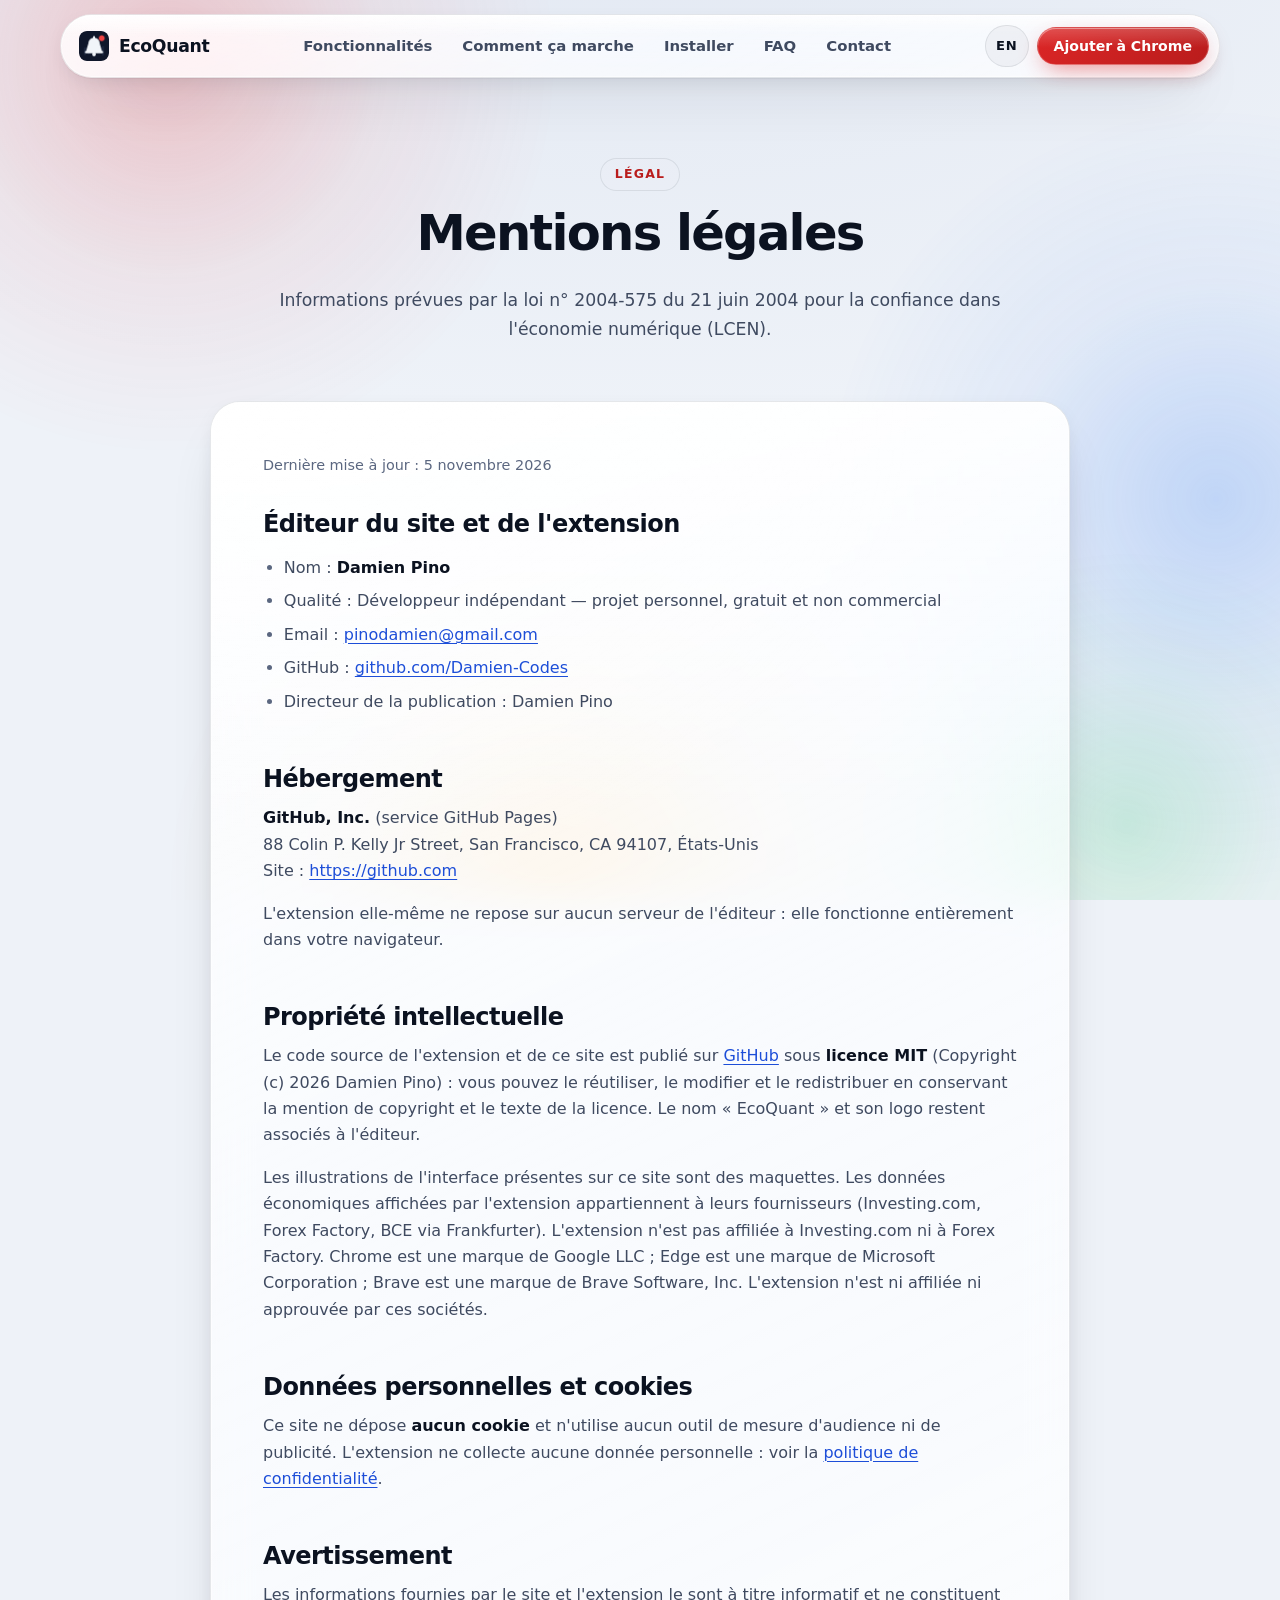
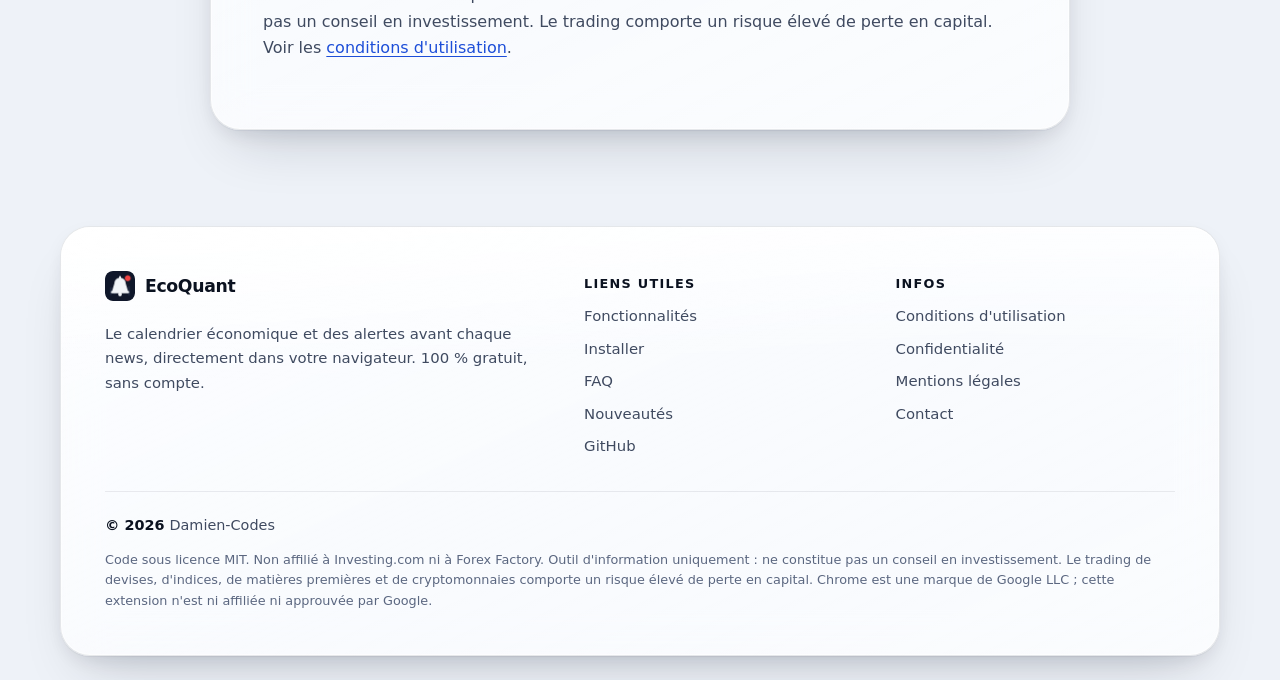
<file: mentions-legales.html>
<!doctype html>
<html lang="fr">

<head>
  <meta charset="utf-8">
  <meta name="viewport" content="width=device-width, initial-scale=1">
  <title>Mentions légales — EcoQuant</title>
  <meta name="description"
    content="Mentions légales du site et de l'extension EcoQuant : éditeur, hébergeur, propriété intellectuelle.">
  <meta name="color-scheme" content="dark light">
  <meta name="theme-color" content="#070b16" media="(prefers-color-scheme: dark)">
  <meta name="theme-color" content="#eef2f8" media="(prefers-color-scheme: light)">
  <link rel="canonical" href="https://damien-codes.github.io/EcoQuant-Site/mentions-legales.html">
  <meta property="og:type" content="website">
  <meta property="og:locale" content="fr_FR">
  <meta property="og:site_name" content="EcoQuant">
  <meta property="og:title" content="Mentions légales — EcoQuant">
  <meta property="og:description"
    content="Mentions légales du site et de l'extension EcoQuant : éditeur, hébergeur, propriété intellectuelle.">
  <meta property="og:url" content="https://damien-codes.github.io/EcoQuant-Site/mentions-legales.html">
  <meta property="og:image" content="https://damien-codes.github.io/EcoQuant-Site/img/og-fr.png">
  <meta property="og:image:width" content="1200">
  <meta property="og:image:height" content="630">
  <meta property="og:image:alt" content="EcoQuant – alerte avant chaque news économique, résultat dès la publication et calculateur de position">
  <meta property="og:locale:alternate" content="en_US">
  <meta name="twitter:card" content="summary_large_image">
  <meta name="twitter:image" content="https://damien-codes.github.io/EcoQuant-Site/img/og-fr.png">
  <link rel="alternate" hreflang="fr" href="https://damien-codes.github.io/EcoQuant-Site/mentions-legales.html">
  <link rel="alternate" hreflang="en" href="https://damien-codes.github.io/EcoQuant-Site/en/legal-notice.html">
  <link rel="alternate" hreflang="x-default" href="https://damien-codes.github.io/EcoQuant-Site/mentions-legales.html">
  <link rel="icon" type="image/png" sizes="32x32" href="img/icon32.png">
  <link rel="icon" type="image/png" sizes="128x128" href="img/icon128.png">
  <link rel="apple-touch-icon" href="img/icon128.png">
  <script>document.documentElement.classList.add('js')</script>

  <script defer src="js/main.js"></script>
  <link rel="stylesheet" href="css/style.css">
</head>

<body>
  <div class="backdrop" aria-hidden="true">
    <span class="blob blob-red"></span><span class="blob blob-blue"></span>
    <span class="blob blob-amber"></span><span class="blob blob-green"></span>
  </div>
  <svg class="svg-defs" width="0" height="0" aria-hidden="true" focusable="false">
    <filter id="liquid-refraction" x="0" y="0" width="100%" height="100%" color-interpolation-filters="sRGB">
      <feTurbulence type="fractalNoise" baseFrequency="0.008 0.012" numOctaves="2" seed="7" result="noise" />
      <feGaussianBlur in="noise" stdDeviation="2" result="soft" />
      <feDisplacementMap in="SourceGraphic" in2="soft" scale="28" xChannelSelector="R" yChannelSelector="G" />
    </filter>
  </svg>
  <a class="skip-link" href="#contenu">Aller au contenu</a>
  <header class="site-header" data-header>
    <nav class="nav glass" aria-label="Navigation principale">
      <a class="brand" href="index.html"><img src="img/icon128.png" alt="" width="32" height="32">EcoQuant</a>
      <ul class="nav-links" id="nav-links">
        <li><a href="index.html#fonctionnalites">Fonctionnalités</a></li>
        <li><a href="index.html#comment">Comment ça marche</a></li>
        <li><a href="index.html#installer">Installer</a></li>
        <li><a href="index.html#faq">FAQ</a></li>
        <li><a href="contact.html">Contact</a></li>
      </ul>
      <div class="nav-actions">
        <a class="lang-switch" href="en/legal-notice.html" hreflang="en" lang="en" title="English version"><span class="visually-hidden">Switch to </span>EN</a>
        <a class="btn btn-primary btn-sm" href="https://chromewebstore.google.com/detail/kmpbiiclcjeaockakakgmejokbcocnij" target="_blank" rel="noopener">Ajouter<span class="hide-xs">à Chrome</span></a>
        <button class="nav-toggle" type="button" aria-expanded="false" aria-controls="nav-links"
          aria-label="Ouvrir le menu">
          <span aria-hidden="true"></span><span aria-hidden="true"></span>
        </button>
      </div>
    </nav>
  </header>

  <main id="contenu">

    <section class="page-hero">
      <div class="container">
        <span class="eyebrow">Légal</span>
        <h1>Mentions légales</h1>
        <p>Informations prévues par la loi n° 2004-575 du 21 juin 2004 pour la confiance dans l'économie numérique
          (LCEN).</p>
      </div>
    </section>

    <div class="container">
      <div class="prose glass reveal">
        <p class="meta">Dernière mise à jour : 5 novembre 2026</p>

        <h2>Éditeur du site et de l'extension</h2>
        <ul>
          <li>Nom : <strong>Damien Pino</strong></li>
          <li>Qualité : Développeur indépendant — projet personnel, gratuit et non commercial</li>
          <li>Email : <a href="mailto:pinodamien@gmail.com">pinodamien@gmail.com</a></li>
          <li>GitHub : <a href="https://github.com/Damien-Codes" target="_blank"
              rel="noopener">github.com/Damien-Codes</a></li>
          <li>Directeur de la publication : Damien Pino</li>
        </ul>

        <h2>Hébergement</h2>
        <p><strong>GitHub, Inc.</strong> (service GitHub Pages)<br>
          88 Colin P. Kelly Jr Street, San Francisco, CA 94107, États-Unis<br>
          Site : <a href="https://github.com" target="_blank" rel="noopener">https://github.com</a></p>
        <p>L'extension elle-même ne repose sur aucun serveur de l'éditeur : elle fonctionne entièrement dans votre
          navigateur.</p>

        <h2>Propriété intellectuelle</h2>
        <p>Le code source de l'extension et de ce site est publié sur <a href="https://github.com/Damien-Codes/EcoQuant"
            target="_blank" rel="noopener">GitHub</a> sous <strong>licence MIT</strong> (Copyright (c) 2026 Damien Pino)
          : vous pouvez le réutiliser, le modifier et le redistribuer en conservant la mention de copyright et le texte
          de la licence. Le nom « EcoQuant » et son logo restent associés à l'éditeur.</p>
        <p>Les illustrations de l'interface présentes sur ce site sont des maquettes. Les données économiques affichées
          par l'extension appartiennent à leurs fournisseurs (Investing.com, Forex Factory, BCE via Frankfurter).
          L'extension n'est pas affiliée à Investing.com ni à Forex Factory. Chrome est une marque de Google LLC ; Edge
          est une marque de Microsoft Corporation ; Brave est une marque de Brave Software, Inc. L'extension n'est ni
          affiliée ni approuvée par ces sociétés.</p>

        <h2>Données personnelles et cookies</h2>
        <p>Ce site ne dépose <strong>aucun cookie</strong> et n'utilise aucun outil de mesure d'audience ni de
          publicité. L'extension ne collecte aucune donnée personnelle : voir la <a
            href="confidentialite.html">politique de confidentialité</a>.</p>

        <h2>Avertissement</h2>
        <p>Les informations fournies par le site et l'extension le sont à titre informatif et ne constituent pas un
          conseil en investissement. Le trading comporte un risque élevé de perte en capital. Voir les <a
            href="conditions.html">conditions d'utilisation</a>.</p>
      </div>
    </div>
  </main>

  <footer class="site-footer">
    <div class="container">
      <div class="footer-card glass">
        <div class="footer-grid">
          <div class="footer-about">
            <a class="brand" href="index.html"><img src="img/icon128.png" alt="" width="32" height="32"
                loading="lazy">EcoQuant</a>
            <p>Le calendrier économique et des alertes avant chaque news, directement dans votre navigateur. 100&nbsp;%
              gratuit, sans compte.</p>
          </div>
          <nav aria-label="Produit">
            <h2>Liens utiles</h2>
            <ul>
              <li><a href="index.html#fonctionnalites">Fonctionnalités</a></li>
              <li><a href="index.html#installer">Installer</a></li>
              <li><a href="index.html#faq">FAQ</a></li>
              <li><a href="nouveautes.html">Nouveautés</a></li>
              <li><a href="https://github.com/Damien-Codes/EcoQuant" target="_blank" rel="noopener">GitHub</a></li>
            </ul>
          </nav>
          <nav aria-label="Informations légales">
            <h2>Infos</h2>
            <ul>
              <li><a href="conditions.html">Conditions d'utilisation</a></li>
              <li><a href="confidentialite.html">Confidentialité</a></li>
              <li><a href="mentions-legales.html">Mentions légales</a></li>
              <li><a href="contact.html">Contact</a></li>
            </ul>
          </nav>
        </div>
        <div class="footer-bottom">
          <p class="footer-legal-links">
            <span>© 2026 <a href="https://github.com/damien-codes">Damien-Codes</a></span>
          </p>
          <p class="disclaimer">Code sous licence MIT. Non affilié à Investing.com ni à Forex Factory. Outil
            d'information uniquement : ne constitue pas un conseil en investissement. Le trading de devises, d'indices,
            de matières premières et de cryptomonnaies comporte un risque élevé de perte en capital. Chrome est une
            marque de Google LLC ; cette extension n'est ni affiliée ni approuvée par Google.</p>
        </div>
      </div>
    </div>
  </footer>
</body>

</html>
</file>
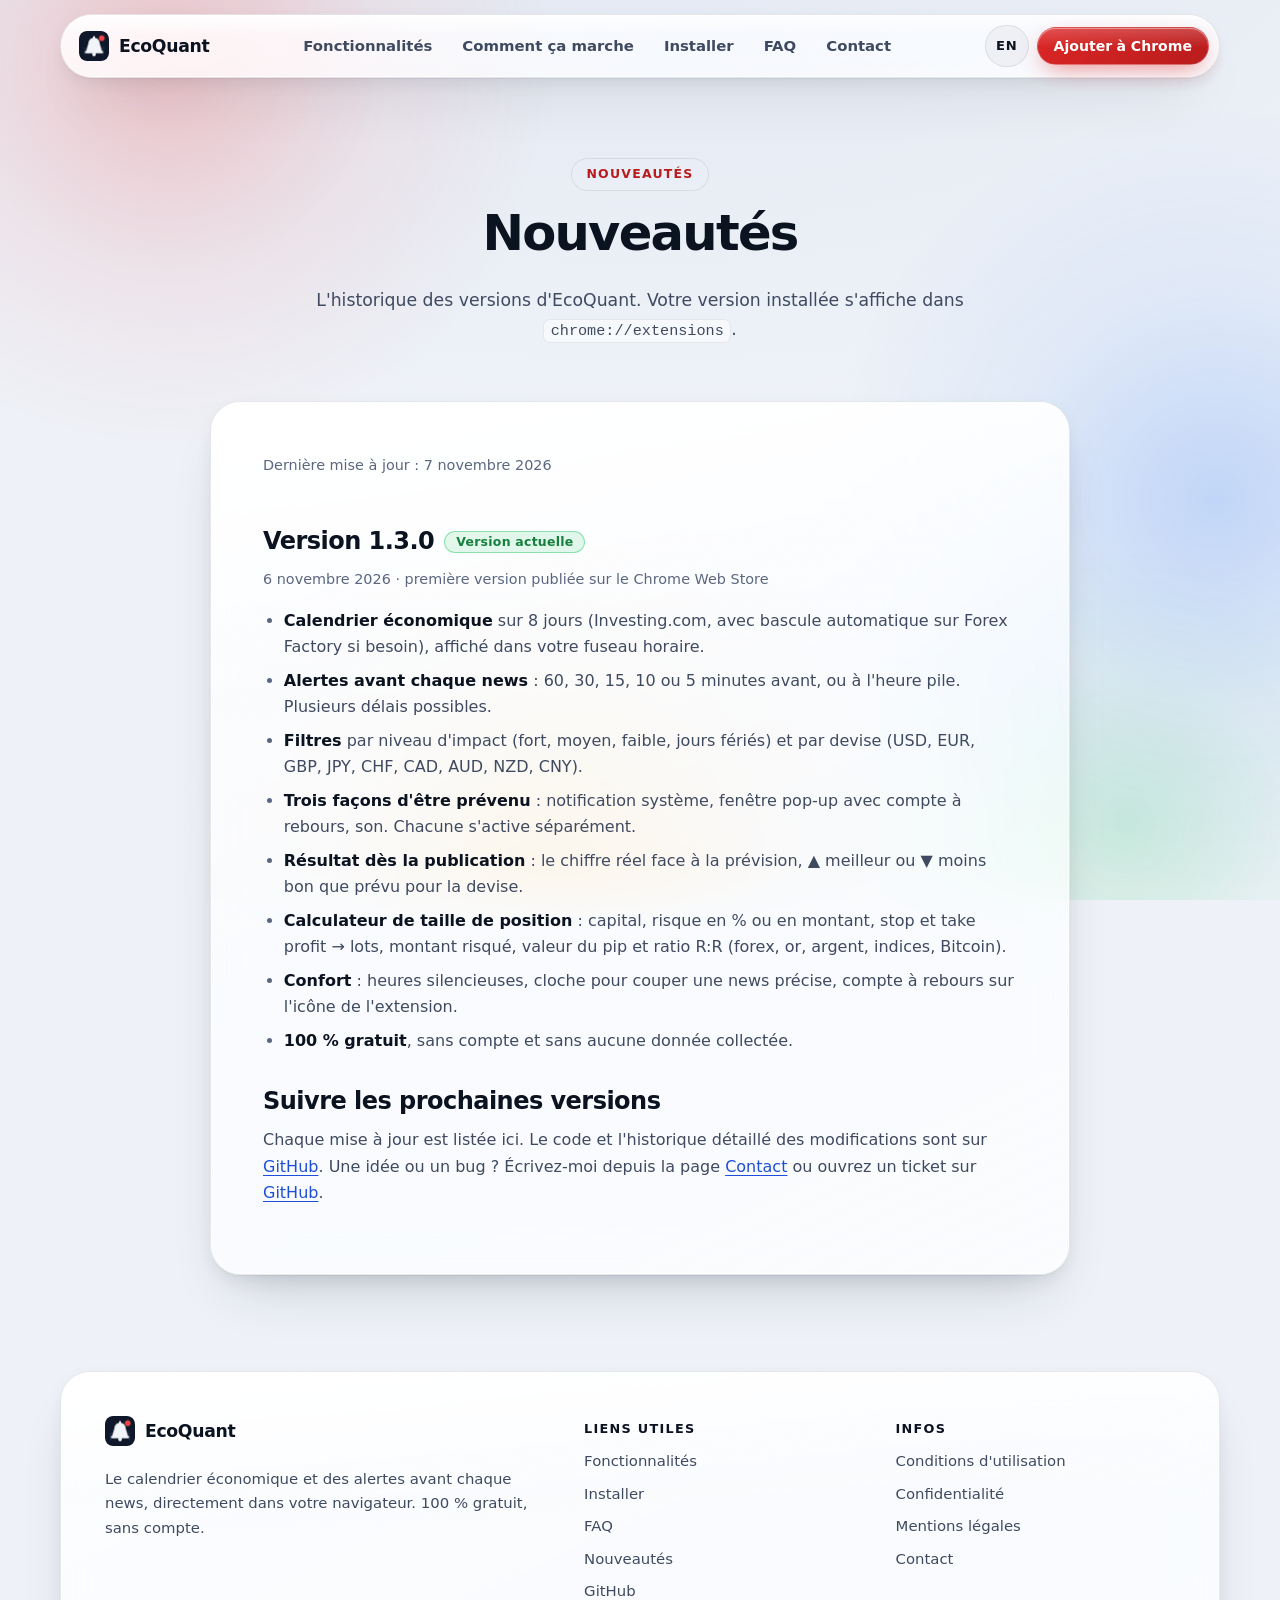
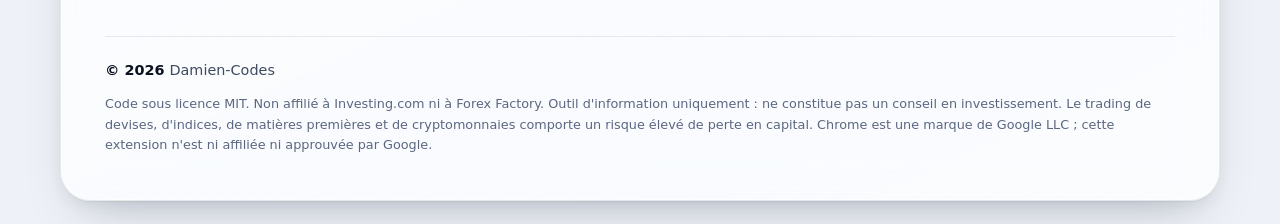
<file: nouveautes.html>
<!doctype html>
<html lang="fr">

<head>
  <meta charset="utf-8">
  <meta name="viewport" content="width=device-width, initial-scale=1">
  <title>Nouveautés — EcoQuant</title>
  <meta name="description"
    content="Historique des versions de l'extension gratuite EcoQuant : nouvelles fonctions, améliorations et corrections.">
  <meta name="color-scheme" content="dark light">
  <meta name="theme-color" content="#070b16" media="(prefers-color-scheme: dark)">
  <meta name="theme-color" content="#eef2f8" media="(prefers-color-scheme: light)">
  <link rel="canonical" href="https://damien-codes.github.io/EcoQuant-Site/nouveautes.html">
  <meta property="og:type" content="website">
  <meta property="og:locale" content="fr_FR">
  <meta property="og:site_name" content="EcoQuant">
  <meta property="og:title" content="Nouveautés — EcoQuant">
  <meta property="og:description"
    content="Historique des versions de l'extension gratuite EcoQuant : nouvelles fonctions, améliorations et corrections.">
  <meta property="og:url" content="https://damien-codes.github.io/EcoQuant-Site/nouveautes.html">
  <meta property="og:image" content="https://damien-codes.github.io/EcoQuant-Site/img/og-fr.png">
  <meta property="og:image:width" content="1200">
  <meta property="og:image:height" content="630">
  <meta property="og:image:alt" content="EcoQuant – alerte avant chaque news économique, résultat dès la publication et calculateur de position">
  <meta property="og:locale:alternate" content="en_US">
  <meta name="twitter:card" content="summary_large_image">
  <meta name="twitter:image" content="https://damien-codes.github.io/EcoQuant-Site/img/og-fr.png">
  <link rel="alternate" hreflang="fr" href="https://damien-codes.github.io/EcoQuant-Site/nouveautes.html">
  <link rel="alternate" hreflang="en" href="https://damien-codes.github.io/EcoQuant-Site/en/changelog.html">
  <link rel="alternate" hreflang="x-default" href="https://damien-codes.github.io/EcoQuant-Site/nouveautes.html">
  <link rel="icon" type="image/png" sizes="32x32" href="img/icon32.png">
  <link rel="icon" type="image/png" sizes="128x128" href="img/icon128.png">
  <link rel="apple-touch-icon" href="img/icon128.png">
  <script>document.documentElement.classList.add('js')</script>

  <script defer src="js/main.js"></script>
  <link rel="stylesheet" href="css/style.css">
</head>

<body>
  <div class="backdrop" aria-hidden="true">
    <span class="blob blob-red"></span><span class="blob blob-blue"></span>
    <span class="blob blob-amber"></span><span class="blob blob-green"></span>
  </div>
  <svg class="svg-defs" width="0" height="0" aria-hidden="true" focusable="false">
    <filter id="liquid-refraction" x="0" y="0" width="100%" height="100%" color-interpolation-filters="sRGB">
      <feTurbulence type="fractalNoise" baseFrequency="0.008 0.012" numOctaves="2" seed="7" result="noise" />
      <feGaussianBlur in="noise" stdDeviation="2" result="soft" />
      <feDisplacementMap in="SourceGraphic" in2="soft" scale="28" xChannelSelector="R" yChannelSelector="G" />
    </filter>
  </svg>
  <a class="skip-link" href="#contenu">Aller au contenu</a>
  <header class="site-header" data-header>
    <nav class="nav glass" aria-label="Navigation principale">
      <a class="brand" href="index.html"><img src="img/icon128.png" alt="" width="32" height="32">EcoQuant</a>
      <ul class="nav-links" id="nav-links">
        <li><a href="index.html#fonctionnalites">Fonctionnalités</a></li>
        <li><a href="index.html#comment">Comment ça marche</a></li>
        <li><a href="index.html#installer">Installer</a></li>
        <li><a href="index.html#faq">FAQ</a></li>
        <li><a href="contact.html">Contact</a></li>
      </ul>
      <div class="nav-actions">
        <a class="lang-switch" href="en/changelog.html" hreflang="en" lang="en" title="English version"><span class="visually-hidden">Switch to </span>EN</a>
        <a class="btn btn-primary btn-sm" href="https://chromewebstore.google.com/detail/kmpbiiclcjeaockakakgmejokbcocnij" target="_blank" rel="noopener">Ajouter<span class="hide-xs">à Chrome</span></a>
        <button class="nav-toggle" type="button" aria-expanded="false" aria-controls="nav-links"
          aria-label="Ouvrir le menu">
          <span aria-hidden="true"></span><span aria-hidden="true"></span>
        </button>
      </div>
    </nav>
  </header>

  <main id="contenu">

    <section class="page-hero">
      <div class="container">
        <span class="eyebrow">Nouveautés</span>
        <h1>Nouveautés</h1>
        <p>L'historique des versions d'EcoQuant. Votre version installée s'affiche dans <code>chrome://extensions</code>.</p>
      </div>
    </section>

    <div class="container">
      <div class="prose glass reveal">
        <p class="meta">Dernière mise à jour : 7 novembre 2026</p>

        <!-- Nouvelle version : copier le bloc <article> ci-dessous AU-DESSUS de celui-ci, changer le numéro,
             la date et la liste, déplacer la pastille « Version actuelle » et mettre à jour la date ci-dessus. -->
        <article class="release" id="v1-3-0">
          <h2>Version 1.3.0 <span class="release-tag">Version actuelle</span></h2>
          <p class="meta"><time datetime="2026-11-06">6 novembre 2026</time> · première version publiée sur le Chrome Web Store</p>
          <ul>
            <li><strong>Calendrier économique</strong> sur 8 jours (Investing.com, avec bascule automatique sur Forex
              Factory si besoin), affiché dans votre fuseau horaire.</li>
            <li><strong>Alertes avant chaque news</strong> : 60, 30, 15, 10 ou 5 minutes avant, ou à l'heure pile.
              Plusieurs délais possibles.</li>
            <li><strong>Filtres</strong> par niveau d'impact (fort, moyen, faible, jours fériés) et par devise (USD,
              EUR, GBP, JPY, CHF, CAD, AUD, NZD, CNY).</li>
            <li><strong>Trois façons d'être prévenu</strong> : notification système, fenêtre pop-up avec compte à
              rebours, son. Chacune s'active séparément.</li>
            <li><strong>Résultat dès la publication</strong> : le chiffre réel face à la prévision, ▲ meilleur ou ▼ moins
              bon que prévu pour la devise.</li>
            <li><strong>Calculateur de taille de position</strong> : capital, risque en % ou en montant, stop et take
              profit → lots, montant risqué, valeur du pip et ratio R:R (forex, or, argent, indices, Bitcoin).</li>
            <li><strong>Confort</strong> : heures silencieuses, cloche pour couper une news précise, compte à rebours
              sur l'icône de l'extension.</li>
            <li><strong>100 % gratuit</strong>, sans compte et sans aucune donnée collectée.</li>
          </ul>
        </article>

        <h2 id="suivre">Suivre les prochaines versions</h2>
        <p>Chaque mise à jour est listée ici. Le code et l'historique détaillé des modifications sont sur
          <a href="https://github.com/Damien-Codes/EcoQuant" target="_blank" rel="noopener">GitHub</a>. Une idée ou un bug ? Écrivez-moi depuis la page
          <a href="contact.html">Contact</a> ou ouvrez un ticket sur <a href="https://github.com/Damien-Codes/EcoQuant/issues" target="_blank"
            rel="noopener">GitHub</a>.</p>
      </div>
    </div>
  </main>

  <footer class="site-footer">
    <div class="container">
      <div class="footer-card glass">
        <div class="footer-grid">
          <div class="footer-about">
            <a class="brand" href="index.html"><img src="img/icon128.png" alt="" width="32" height="32"
                loading="lazy">EcoQuant</a>
            <p>Le calendrier économique et des alertes avant chaque news, directement dans votre navigateur. 100&nbsp;%
              gratuit, sans compte.</p>
          </div>
          <nav aria-label="Produit">
            <h2>Liens utiles</h2>
            <ul>
              <li><a href="index.html#fonctionnalites">Fonctionnalités</a></li>
              <li><a href="index.html#installer">Installer</a></li>
              <li><a href="index.html#faq">FAQ</a></li>
              <li><a href="nouveautes.html">Nouveautés</a></li>
              <li><a href="https://github.com/Damien-Codes/EcoQuant" target="_blank" rel="noopener">GitHub</a></li>
            </ul>
          </nav>
          <nav aria-label="Informations légales">
            <h2>Infos</h2>
            <ul>
              <li><a href="conditions.html">Conditions d'utilisation</a></li>
              <li><a href="confidentialite.html">Confidentialité</a></li>
              <li><a href="mentions-legales.html">Mentions légales</a></li>
              <li><a href="contact.html">Contact</a></li>
            </ul>
          </nav>
        </div>
        <div class="footer-bottom">
          <p class="footer-legal-links">
            <span>© 2026 <a href="https://github.com/damien-codes">Damien-Codes</a></span>
          </p>
          <p class="disclaimer">Code sous licence MIT. Non affilié à Investing.com ni à Forex Factory. Outil
            d'information uniquement : ne constitue pas un conseil en investissement. Le trading de devises, d'indices,
            de matières premières et de cryptomonnaies comporte un risque élevé de perte en capital. Chrome est une
            marque de Google LLC ; cette extension n'est ni affiliée ni approuvée par Google.</p>
        </div>
      </div>
    </div>
  </footer>
</body>

</html>
</file>
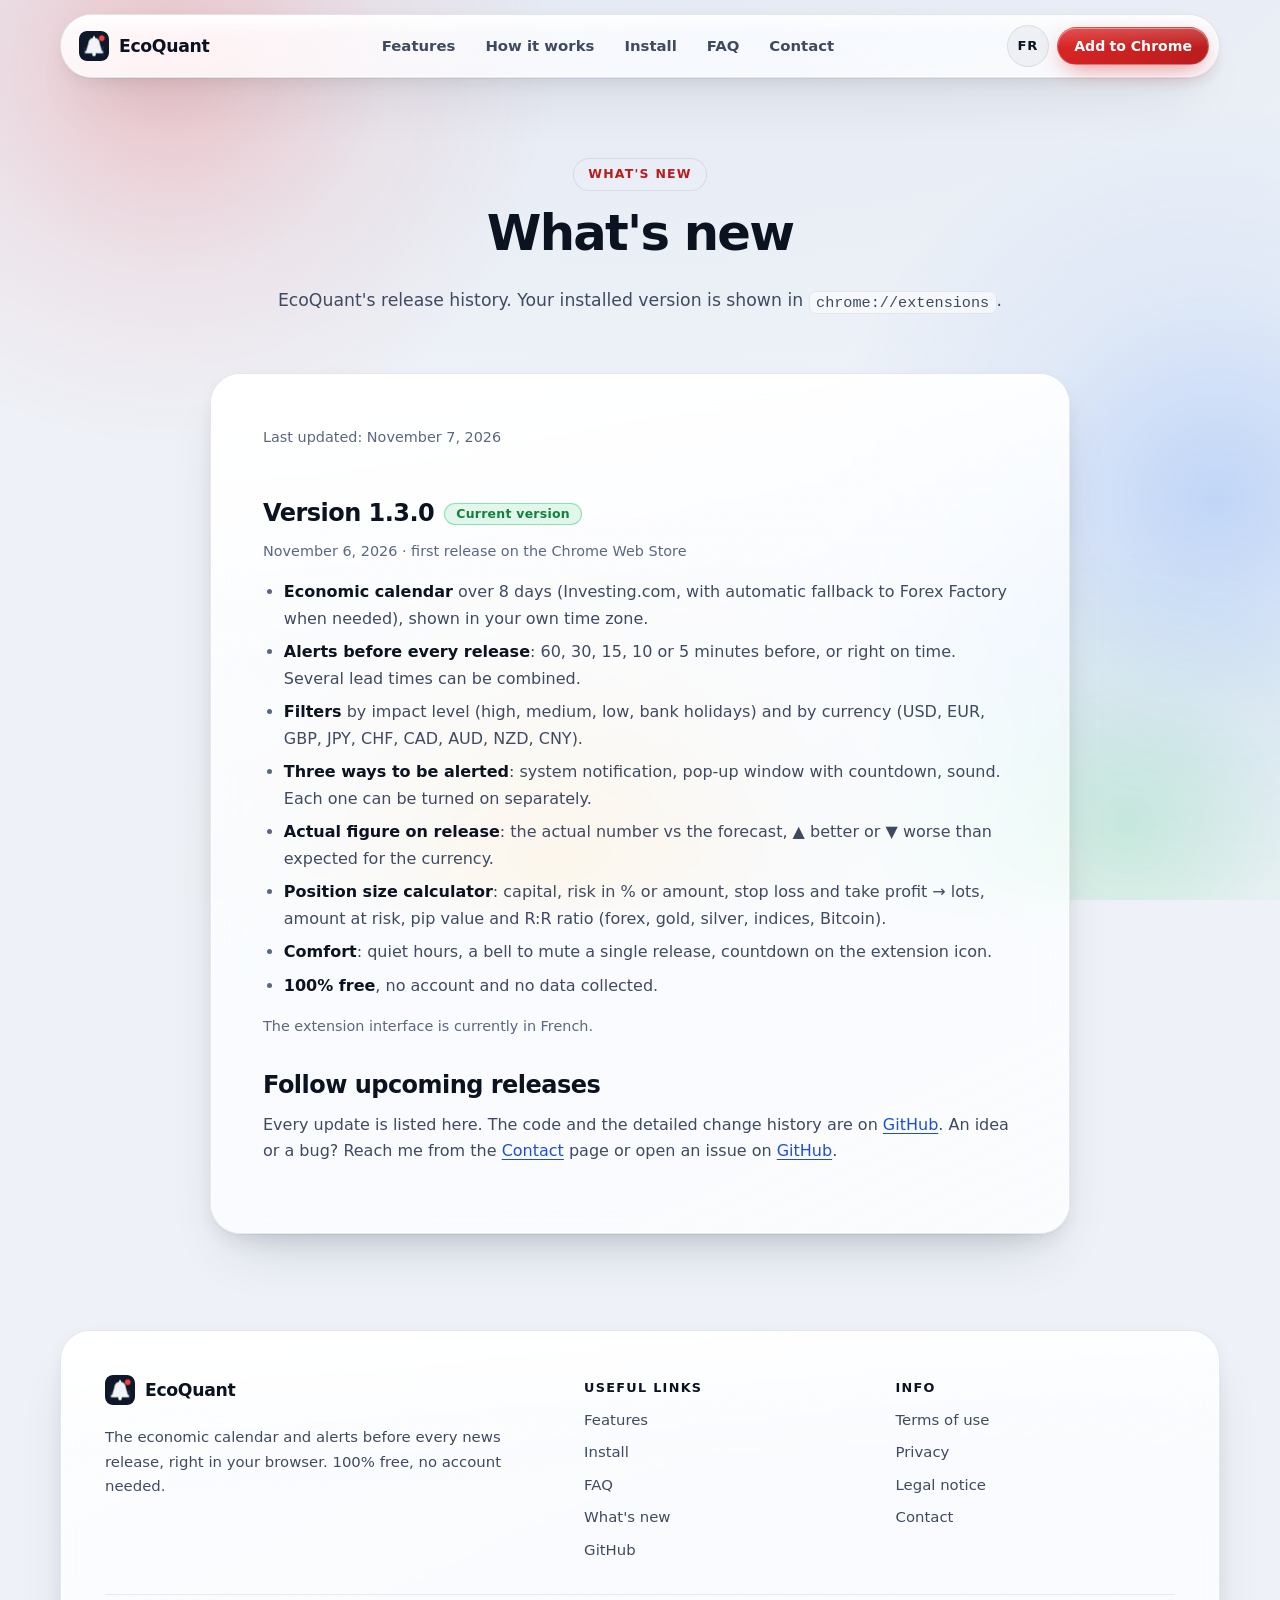
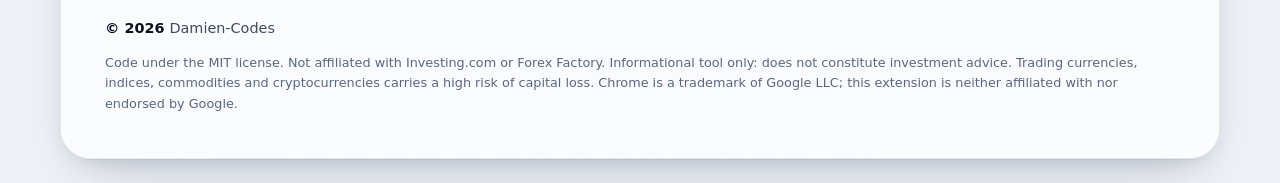
<file: en/changelog.html>
<!doctype html>
<html lang="en">

<head>
  <meta charset="utf-8">
  <meta name="viewport" content="width=device-width, initial-scale=1">
  <title>What's new — EcoQuant</title>
  <meta name="description"
    content="Release history of the free EcoQuant extension: new features, improvements and fixes.">
  <meta name="color-scheme" content="dark light">
  <meta name="theme-color" content="#070b16" media="(prefers-color-scheme: dark)">
  <meta name="theme-color" content="#eef2f8" media="(prefers-color-scheme: light)">
  <link rel="canonical" href="https://damien-codes.github.io/EcoQuant-Site/en/changelog.html">
  <meta property="og:type" content="website">
  <meta property="og:locale" content="en_US">
  <meta property="og:site_name" content="EcoQuant">
  <meta property="og:title" content="What's new — EcoQuant">
  <meta property="og:description"
    content="Release history of the free EcoQuant extension: new features, improvements and fixes.">
  <meta property="og:url" content="https://damien-codes.github.io/EcoQuant-Site/en/changelog.html">
  <meta property="og:image" content="https://damien-codes.github.io/EcoQuant-Site/img/og-en.png">
  <meta property="og:image:width" content="1200">
  <meta property="og:image:height" content="630">
  <meta property="og:image:alt" content="EcoQuant – an alert before every economic news release, the result as soon as it's published, and a position size calculator">
  <meta property="og:locale:alternate" content="fr_FR">
  <meta name="twitter:card" content="summary_large_image">
  <meta name="twitter:image" content="https://damien-codes.github.io/EcoQuant-Site/img/og-en.png">
  <link rel="alternate" hreflang="fr" href="https://damien-codes.github.io/EcoQuant-Site/nouveautes.html">
  <link rel="alternate" hreflang="en" href="https://damien-codes.github.io/EcoQuant-Site/en/changelog.html">
  <link rel="alternate" hreflang="x-default" href="https://damien-codes.github.io/EcoQuant-Site/nouveautes.html">
  <link rel="icon" type="image/png" sizes="32x32" href="../img/icon32.png">
  <link rel="icon" type="image/png" sizes="128x128" href="../img/icon128.png">
  <link rel="apple-touch-icon" href="../img/icon128.png">
  <script>document.documentElement.classList.add('js')</script>

  <script defer src="../js/main.js"></script>
  <link rel="stylesheet" href="../css/style.css">
</head>

<body>
  <div class="backdrop" aria-hidden="true">
    <span class="blob blob-red"></span><span class="blob blob-blue"></span>
    <span class="blob blob-amber"></span><span class="blob blob-green"></span>
  </div>
  <svg class="svg-defs" width="0" height="0" aria-hidden="true" focusable="false">
    <filter id="liquid-refraction" x="0" y="0" width="100%" height="100%" color-interpolation-filters="sRGB">
      <feTurbulence type="fractalNoise" baseFrequency="0.008 0.012" numOctaves="2" seed="7" result="noise" />
      <feGaussianBlur in="noise" stdDeviation="2" result="soft" />
      <feDisplacementMap in="SourceGraphic" in2="soft" scale="28" xChannelSelector="R" yChannelSelector="G" />
    </filter>
  </svg>
  <a class="skip-link" href="#contenu">Skip to content</a>
  <header class="site-header" data-header>
    <nav class="nav glass" aria-label="Main navigation">
      <a class="brand" href="index.html"><img src="../img/icon128.png" alt="" width="32" height="32">EcoQuant</a>
      <ul class="nav-links" id="nav-links">
        <li><a href="index.html#fonctionnalites">Features</a></li>
        <li><a href="index.html#comment">How it works</a></li>
        <li><a href="index.html#installer">Install</a></li>
        <li><a href="index.html#faq">FAQ</a></li>
        <li><a href="contact.html">Contact</a></li>
      </ul>
      <div class="nav-actions">
        <a class="lang-switch" href="../nouveautes.html" hreflang="fr" lang="fr" title="Version française"><span class="visually-hidden">Passer en </span>FR</a>
        <a class="btn btn-primary btn-sm" href="https://chromewebstore.google.com/detail/kmpbiiclcjeaockakakgmejokbcocnij" target="_blank" rel="noopener">Add<span class="hide-xs">to Chrome</span></a>
        <button class="nav-toggle" type="button" aria-expanded="false" aria-controls="nav-links"
          aria-label="Open menu">
          <span aria-hidden="true"></span><span aria-hidden="true"></span>
        </button>
      </div>
    </nav>
  </header>

  <main id="contenu">

    <section class="page-hero">
      <div class="container">
        <span class="eyebrow">What's new</span>
        <h1>What's new</h1>
        <p>EcoQuant's release history. Your installed version is shown in <code>chrome://extensions</code>.</p>
      </div>
    </section>

    <div class="container">
      <div class="prose glass reveal">
        <p class="meta">Last updated: November 7, 2026</p>

        <!-- New version: copy the <article> block below ABOVE this one, change the number, date and list,
             move the "Current version" tag and update the date above. -->
        <article class="release" id="v1-3-0">
          <h2>Version 1.3.0 <span class="release-tag">Current version</span></h2>
          <p class="meta"><time datetime="2026-11-06">November 6, 2026</time> · first release on the Chrome Web Store</p>
          <ul>
            <li><strong>Economic calendar</strong> over 8 days (Investing.com, with automatic fallback to Forex Factory
              when needed), shown in your own time zone.</li>
            <li><strong>Alerts before every release</strong>: 60, 30, 15, 10 or 5 minutes before, or right on time.
              Several lead times can be combined.</li>
            <li><strong>Filters</strong> by impact level (high, medium, low, bank holidays) and by currency (USD, EUR,
              GBP, JPY, CHF, CAD, AUD, NZD, CNY).</li>
            <li><strong>Three ways to be alerted</strong>: system notification, pop-up window with countdown, sound.
              Each one can be turned on separately.</li>
            <li><strong>Actual figure on release</strong>: the actual number vs the forecast, ▲ better or ▼ worse than
              expected for the currency.</li>
            <li><strong>Position size calculator</strong>: capital, risk in % or amount, stop loss and take profit →
              lots, amount at risk, pip value and R:R ratio (forex, gold, silver, indices, Bitcoin).</li>
            <li><strong>Comfort</strong>: quiet hours, a bell to mute a single release, countdown on the extension
              icon.</li>
            <li><strong>100% free</strong>, no account and no data collected.</li>
          </ul>
          <p class="meta">The extension interface is currently in French.</p>
        </article>

        <h2 id="suivre">Follow upcoming releases</h2>
        <p>Every update is listed here. The code and the detailed change history are on
          <a href="https://github.com/Damien-Codes/EcoQuant" target="_blank" rel="noopener">GitHub</a>. An idea or a bug? Reach me from the
          <a href="contact.html">Contact</a> page or open an issue on <a href="https://github.com/Damien-Codes/EcoQuant/issues" target="_blank"
            rel="noopener">GitHub</a>.</p>
      </div>
    </div>
  </main>

  <footer class="site-footer">
    <div class="container">
      <div class="footer-card glass">
        <div class="footer-grid">
          <div class="footer-about">
            <a class="brand" href="index.html"><img src="../img/icon128.png" alt="" width="32" height="32"
                loading="lazy">EcoQuant</a>
            <p>The economic calendar and alerts before every news release, right in your browser. 100%&nbsp;free,
              no account needed.</p>
          </div>
          <nav aria-label="Product">
            <h2>Useful links</h2>
            <ul>
              <li><a href="index.html#fonctionnalites">Features</a></li>
              <li><a href="index.html#installer">Install</a></li>
              <li><a href="index.html#faq">FAQ</a></li>
              <li><a href="changelog.html">What's new</a></li>
              <li><a href="https://github.com/Damien-Codes/EcoQuant" target="_blank" rel="noopener">GitHub</a></li>
            </ul>
          </nav>
          <nav aria-label="Legal information">
            <h2>Info</h2>
            <ul>
              <li><a href="terms.html">Terms of use</a></li>
              <li><a href="privacy.html">Privacy</a></li>
              <li><a href="legal-notice.html">Legal notice</a></li>
              <li><a href="contact.html">Contact</a></li>
            </ul>
          </nav>
        </div>
        <div class="footer-bottom">
          <p class="footer-legal-links">
            <span>© 2026 <a href="https://github.com/damien-codes">Damien-Codes</a></span>
          </p>
          <p class="disclaimer">Code under the MIT license. Not affiliated with Investing.com or Forex Factory.
            Informational tool only: does not constitute investment advice. Trading currencies, indices, commodities
            and cryptocurrencies carries a high risk of capital loss. Chrome is a trademark of Google LLC; this
            extension is neither affiliated with nor endorsed by Google.</p>
        </div>
      </div>
    </div>
  </footer>
</body>

</html>
</file>
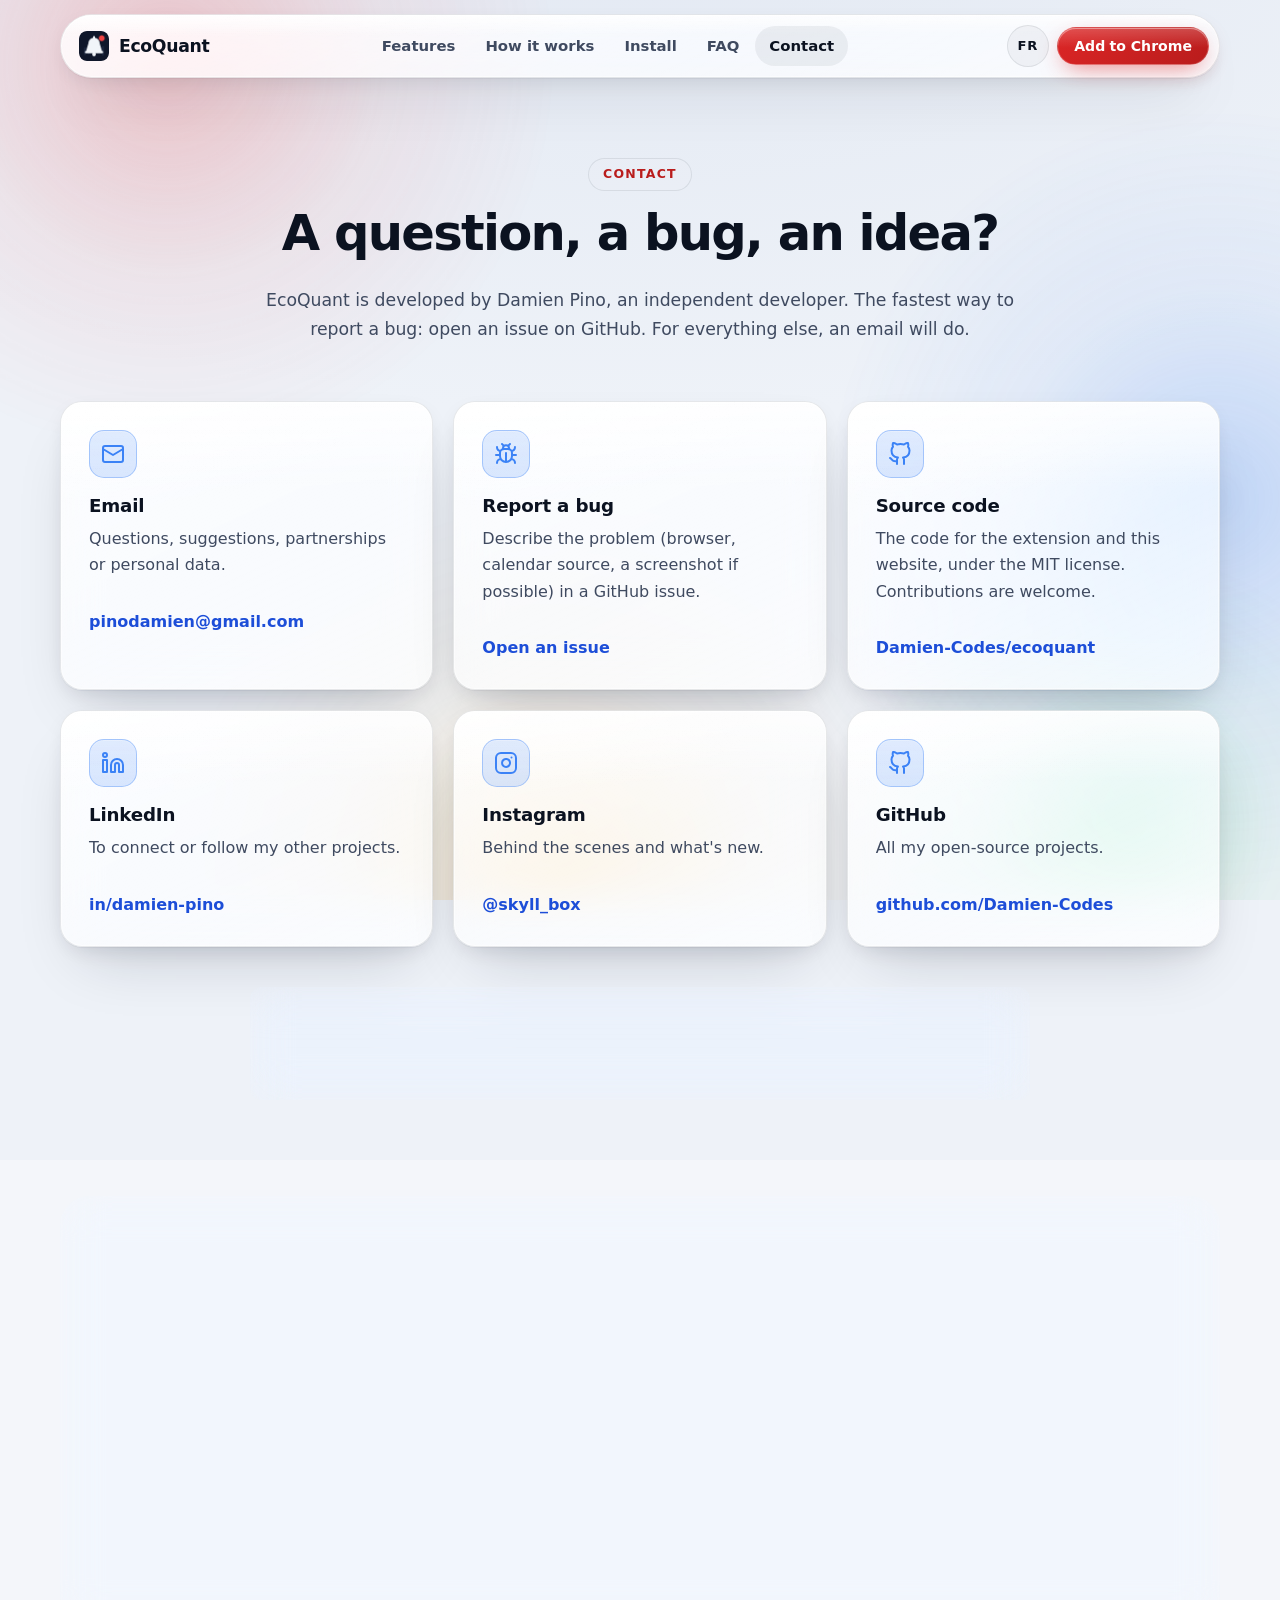
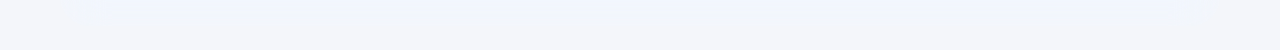
<file: en/contact.html>
<!doctype html>
<html lang="en">

<head>
  <meta charset="utf-8">
  <meta name="viewport" content="width=device-width, initial-scale=1">
  <title>Contact — EcoQuant</title>
  <meta name="description"
    content="Contact Damien Pino, developer of the free EcoQuant extension: email, GitHub, LinkedIn, Instagram, bug reports.">
  <meta name="color-scheme" content="dark light">
  <meta name="theme-color" content="#070b16" media="(prefers-color-scheme: dark)">
  <meta name="theme-color" content="#eef2f8" media="(prefers-color-scheme: light)">
  <link rel="canonical" href="https://damien-codes.github.io/EcoQuant-Site/en/contact.html">
  <meta property="og:type" content="website">
  <meta property="og:locale" content="en_US">
  <meta property="og:site_name" content="EcoQuant">
  <meta property="og:title" content="Contact — EcoQuant">
  <meta property="og:description"
    content="Contact Damien Pino, developer of the free EcoQuant extension: email, GitHub, LinkedIn, Instagram, bug reports.">
  <meta property="og:url" content="https://damien-codes.github.io/EcoQuant-Site/en/contact.html">
  <meta property="og:image" content="https://damien-codes.github.io/EcoQuant-Site/img/og-en.png">
  <meta property="og:image:width" content="1200">
  <meta property="og:image:height" content="630">
  <meta property="og:image:alt" content="EcoQuant – an alert before every economic news release, the result as soon as it's published, and a position size calculator">
  <meta property="og:locale:alternate" content="fr_FR">
  <meta name="twitter:card" content="summary_large_image">
  <meta name="twitter:image" content="https://damien-codes.github.io/EcoQuant-Site/img/og-en.png">
  <link rel="alternate" hreflang="fr" href="https://damien-codes.github.io/EcoQuant-Site/contact.html">
  <link rel="alternate" hreflang="en" href="https://damien-codes.github.io/EcoQuant-Site/en/contact.html">
  <link rel="alternate" hreflang="x-default" href="https://damien-codes.github.io/EcoQuant-Site/contact.html">
  <link rel="icon" type="image/png" sizes="32x32" href="../img/icon32.png">
  <link rel="icon" type="image/png" sizes="128x128" href="../img/icon128.png">
  <link rel="apple-touch-icon" href="../img/icon128.png">
  <script>document.documentElement.classList.add('js')</script>

  <script defer src="../js/main.js"></script>
  <link rel="stylesheet" href="../css/style.css">
</head>

<body>
  <div class="backdrop" aria-hidden="true">
    <span class="blob blob-red"></span><span class="blob blob-blue"></span>
    <span class="blob blob-amber"></span><span class="blob blob-green"></span>
  </div>
  <svg class="svg-defs" width="0" height="0" aria-hidden="true" focusable="false">
    <filter id="liquid-refraction" x="0" y="0" width="100%" height="100%" color-interpolation-filters="sRGB">
      <feTurbulence type="fractalNoise" baseFrequency="0.008 0.012" numOctaves="2" seed="7" result="noise" />
      <feGaussianBlur in="noise" stdDeviation="2" result="soft" />
      <feDisplacementMap in="SourceGraphic" in2="soft" scale="28" xChannelSelector="R" yChannelSelector="G" />
    </filter>
  </svg>
  <a class="skip-link" href="#contenu">Skip to content</a>
  <header class="site-header" data-header>
    <nav class="nav glass" aria-label="Main navigation">
      <a class="brand" href="index.html"><img src="../img/icon128.png" alt="" width="32" height="32">EcoQuant</a>
      <ul class="nav-links" id="nav-links">
        <li><a href="index.html#fonctionnalites">Features</a></li>
        <li><a href="index.html#comment">How it works</a></li>
        <li><a href="index.html#installer">Install</a></li>
        <li><a href="index.html#faq">FAQ</a></li>
        <li><a href="contact.html" aria-current="page">Contact</a></li>
      </ul>
      <div class="nav-actions">
        <a class="lang-switch" href="../contact.html" hreflang="fr" lang="fr" title="Version française"><span class="visually-hidden">Passer en </span>FR</a>
        <a class="btn btn-primary btn-sm" href="https://chromewebstore.google.com/detail/kmpbiiclcjeaockakakgmejokbcocnij" target="_blank" rel="noopener">Add<span class="hide-xs">to Chrome</span></a>
        <button class="nav-toggle" type="button" aria-expanded="false" aria-controls="nav-links"
          aria-label="Open menu">
          <span aria-hidden="true"></span><span aria-hidden="true"></span>
        </button>
      </div>
    </nav>
  </header>

  <main id="contenu">

    <section class="page-hero">
      <div class="container">
        <span class="eyebrow">Contact</span>
        <h1>A question, a bug, an idea?</h1>
        <p>EcoQuant is developed by Damien Pino, an independent developer. The fastest way to report a bug: open an
          issue on GitHub. For everything else, an email will do.</p>
      </div>
    </section>

    <div class="container contact-page">
      <div class="grid grid-3">
        <a class="card contact-card glass glass-interactive reveal" href="mailto:pinodamien@gmail.com">
          <div class="icon-tile"><svg viewBox="0 0 24 24" fill="none" stroke="currentColor" stroke-width="2"
              stroke-linecap="round" stroke-linejoin="round" aria-hidden="true">
              <rect x="2" y="4" width="20" height="16" rx="2" />
              <path d="m22 7-10 6L2 7" />
            </svg></div>
          <h3>Email</h3>
          <p>Questions, suggestions, partnerships or personal data.</p>
          <span class="contact-link">pinodamien@gmail.com</span>
        </a>
        <a class="card contact-card glass glass-interactive reveal"
          href="https://github.com/Damien-Codes/EcoQuant/issues" target="_blank" rel="noopener">
          <div class="icon-tile"><svg viewBox="0 0 24 24" fill="none" stroke="currentColor" stroke-width="2"
              stroke-linecap="round" stroke-linejoin="round" aria-hidden="true">
              <path d="M8 2l1.88 1.88M14.12 3.88 16 2M9 7.13v-1a3 3 0 1 1 6 0v1" />
              <path
                d="M12 20c-3.3 0-6-2.7-6-6v-3a4 4 0 0 1 4-4h4a4 4 0 0 1 4 4v3c0 3.3-2.7 6-6 6zM12 20v-9M6.53 9C4.6 8.8 3 7.1 3 5M6 13H2M3 21c0-2.1 1.7-3.9 3.8-4M20.97 5c0 2.1-1.6 3.8-3.5 4M22 13h-4M17.2 17c2.1.1 3.8 1.9 3.8 4" />
            </svg></div>
          <h3>Report a bug</h3>
          <p>Describe the problem (browser, calendar source, a screenshot if possible) in a GitHub issue.</p>
          <span class="contact-link">Open an issue</span>
        </a>
        <a class="card contact-card glass glass-interactive reveal" href="https://github.com/Damien-Codes/EcoQuant"
          target="_blank" rel="noopener">
          <div class="icon-tile"><svg viewBox="0 0 24 24" fill="none" stroke="currentColor" stroke-width="2"
              stroke-linecap="round" stroke-linejoin="round" aria-hidden="true">
              <path
                d="M9 19c-5 1.5-5-2.5-7-3m14 6v-3.87a3.37 3.37 0 0 0-.94-2.61c3.14-.35 6.44-1.54 6.44-7A5.44 5.44 0 0 0 20 4.77 5.07 5.07 0 0 0 19.91 1S18.73.65 16 2.48a13.38 13.38 0 0 0-7 0C6.27.65 5.09 1 5.09 1A5.07 5.07 0 0 0 5 4.77a5.44 5.44 0 0 0-1.5 3.78c0 5.42 3.3 6.61 6.44 7A3.37 3.37 0 0 0 9 18.13V22" />
            </svg></div>
          <h3>Source code</h3>
          <p>The code for the extension and this website, under the MIT license. Contributions are welcome.</p>
          <span class="contact-link">Damien-Codes/ecoquant</span>
        </a>
        <a class="card contact-card glass glass-interactive reveal" href="https://www.linkedin.com/in/damien-pino/"
          target="_blank" rel="noopener">
          <div class="icon-tile"><svg viewBox="0 0 24 24" fill="none" stroke="currentColor" stroke-width="2"
              stroke-linecap="round" stroke-linejoin="round" aria-hidden="true">
              <path d="M16 8a6 6 0 0 1 6 6v7h-4v-7a2 2 0 0 0-4 0v7h-4v-7a6 6 0 0 1 6-6zM2 9h4v12H2z" />
              <circle cx="4" cy="4" r="2" />
            </svg></div>
          <h3>LinkedIn</h3>
          <p>To connect or follow my other projects.</p>
          <span class="contact-link">in/damien-pino</span>
        </a>
        <a class="card contact-card glass glass-interactive reveal" href="https://www.instagram.com/skyll_box"
          target="_blank" rel="noopener">
          <div class="icon-tile"><svg viewBox="0 0 24 24" fill="none" stroke="currentColor" stroke-width="2"
              stroke-linecap="round" stroke-linejoin="round" aria-hidden="true">
              <rect x="2" y="2" width="20" height="20" rx="5" />
              <path d="M16 11.37A4 4 0 1 1 12.63 8 4 4 0 0 1 16 11.37zM17.5 6.5h.01" />
            </svg></div>
          <h3>Instagram</h3>
          <p>Behind the scenes and what's new.</p>
          <span class="contact-link">@skyll_box</span>
        </a>
        <a class="card contact-card glass glass-interactive reveal" href="https://github.com/Damien-Codes"
          target="_blank" rel="noopener">
          <div class="icon-tile"><svg viewBox="0 0 24 24" fill="none" stroke="currentColor" stroke-width="2"
              stroke-linecap="round" stroke-linejoin="round" aria-hidden="true">
              <path
                d="M9 19c-5 1.5-5-2.5-7-3m14 6v-3.87a3.37 3.37 0 0 0-.94-2.61c3.14-.35 6.44-1.54 6.44-7A5.44 5.44 0 0 0 20 4.77 5.07 5.07 0 0 0 19.91 1S18.73.65 16 2.48a13.38 13.38 0 0 0-7 0C6.27.65 5.09 1 5.09 1A5.07 5.07 0 0 0 5 4.77a5.44 5.44 0 0 0-1.5 3.78c0 5.42 3.3 6.61 6.44 7A3.37 3.37 0 0 0 9 18.13V22" />
            </svg></div>
          <h3>GitHub</h3>
          <p>All my open-source projects.</p>
          <span class="contact-link">github.com/Damien-Codes</span>
        </a>
      </div>
      <div class="notice info contact-notice glass reveal">
        <svg viewBox="0 0 24 24" fill="none" stroke="currentColor" stroke-width="2" stroke-linecap="round"
          stroke-linejoin="round" aria-hidden="true">
          <circle cx="12" cy="12" r="10" />
          <path d="M12 16v-4M12 8h.01" />
        </svg>
        <p>Before writing, take a look at the <a href="index.html#faq">FAQ</a>: most issues (Windows notifications,
          closed browser, Investing.com rejecting requests) are explained there. I do not provide any investment
          advice.</p>
      </div>
    </div>
  </main>
  <footer class="site-footer">
    <div class="container">
      <div class="footer-card glass">
        <div class="footer-grid">
          <div class="footer-about">
            <a class="brand" href="index.html"><img src="../img/icon128.png" alt="" width="32" height="32"
                loading="lazy">EcoQuant</a>
            <p>The economic calendar and alerts before every news release, right in your browser. 100%&nbsp;free,
              no account needed.</p>
          </div>
          <nav aria-label="Product">
            <h2>Useful links</h2>
            <ul>
              <li><a href="index.html#fonctionnalites">Features</a></li>
              <li><a href="index.html#installer">Install</a></li>
              <li><a href="index.html#faq">FAQ</a></li>
              <li><a href="changelog.html">What's new</a></li>
              <li><a href="https://github.com/Damien-Codes/EcoQuant" target="_blank" rel="noopener">GitHub</a></li>
            </ul>
          </nav>
          <nav aria-label="Legal information">
            <h2>Info</h2>
            <ul>
              <li><a href="terms.html">Terms of use</a></li>
              <li><a href="privacy.html">Privacy</a></li>
              <li><a href="legal-notice.html">Legal notice</a></li>
              <li><a href="contact.html">Contact</a></li>
            </ul>
          </nav>
        </div>
        <div class="footer-bottom">
          <p class="footer-legal-links">
            <span>© 2026 <a href="https://github.com/damien-codes">Damien-Codes</a></span>
          </p>
          <p class="disclaimer">Code under the MIT license. Not affiliated with Investing.com or Forex Factory.
            Informational tool only: does not constitute investment advice. Trading currencies, indices, commodities
            and cryptocurrencies carries a high risk of capital loss. Chrome is a trademark of Google LLC; this
            extension is neither affiliated with nor endorsed by Google.</p>
        </div>
      </div>
    </div>
  </footer>
</body>

</html>
</file>
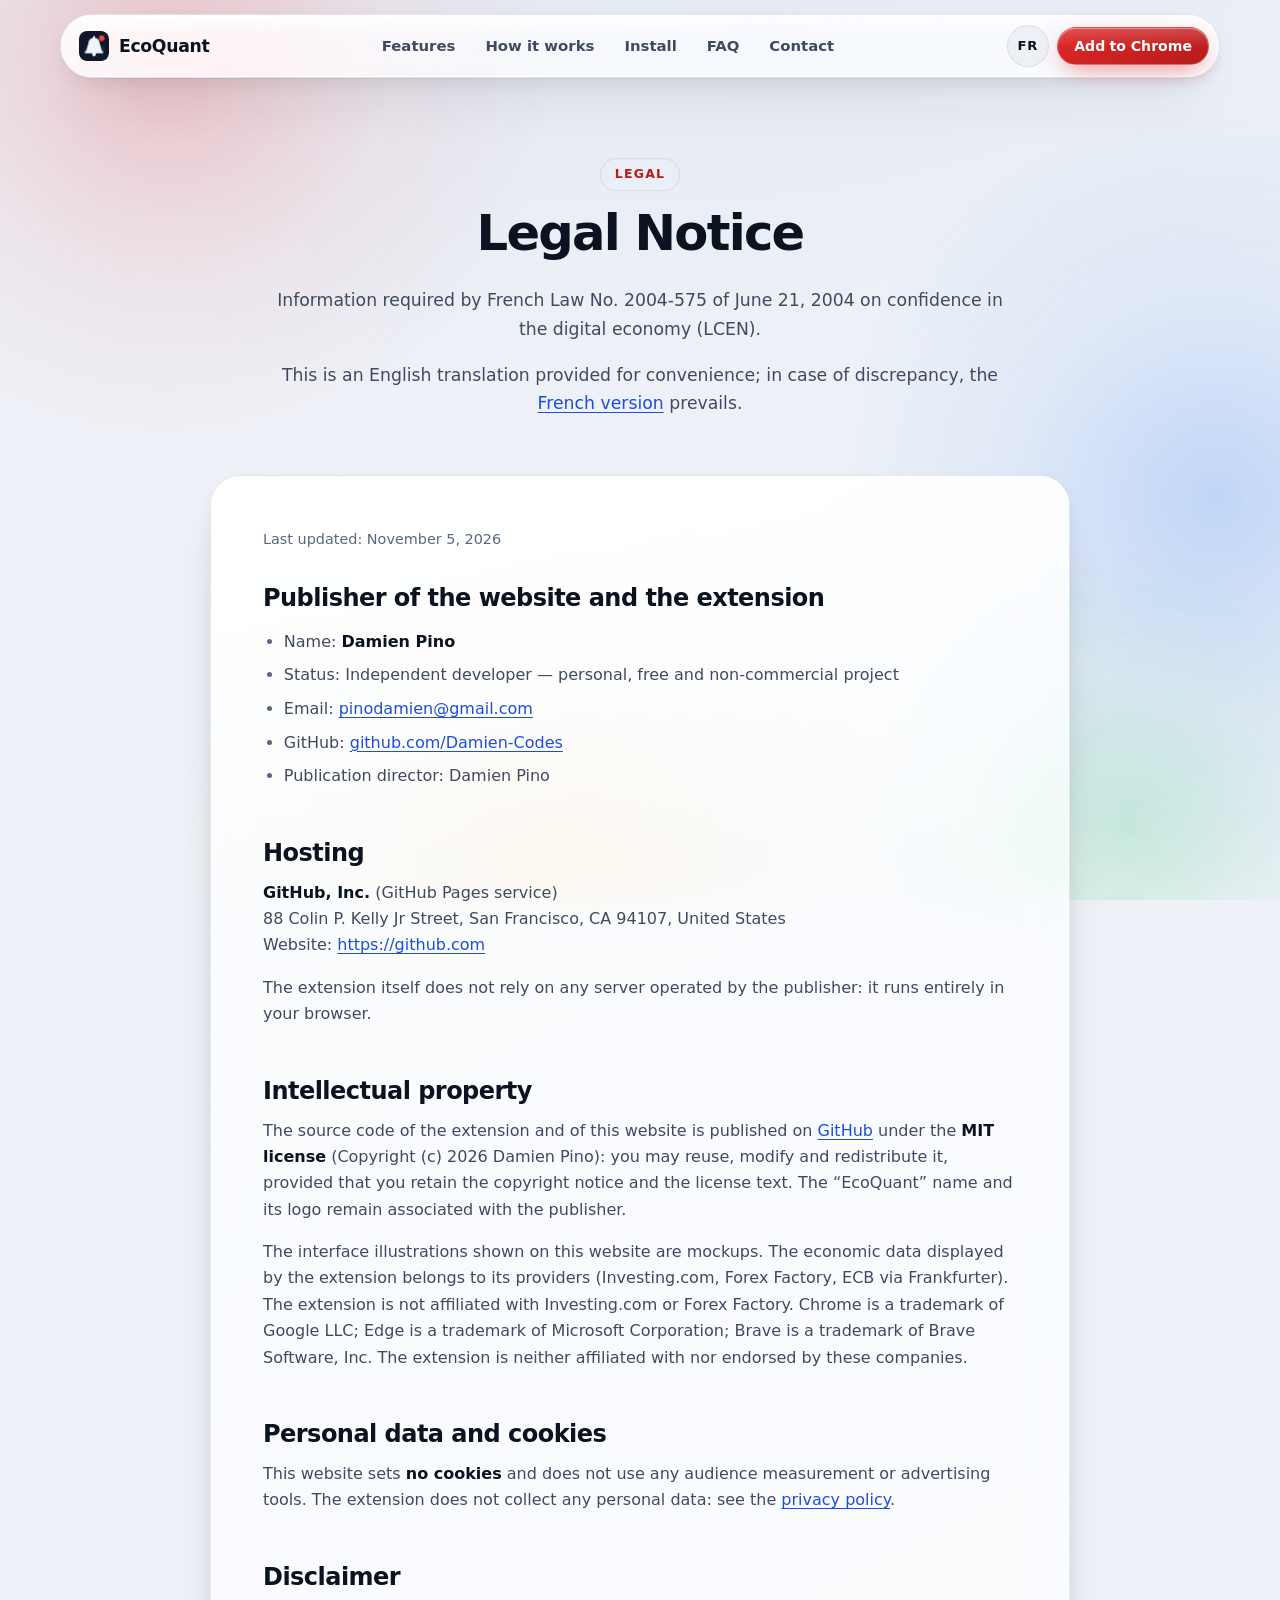
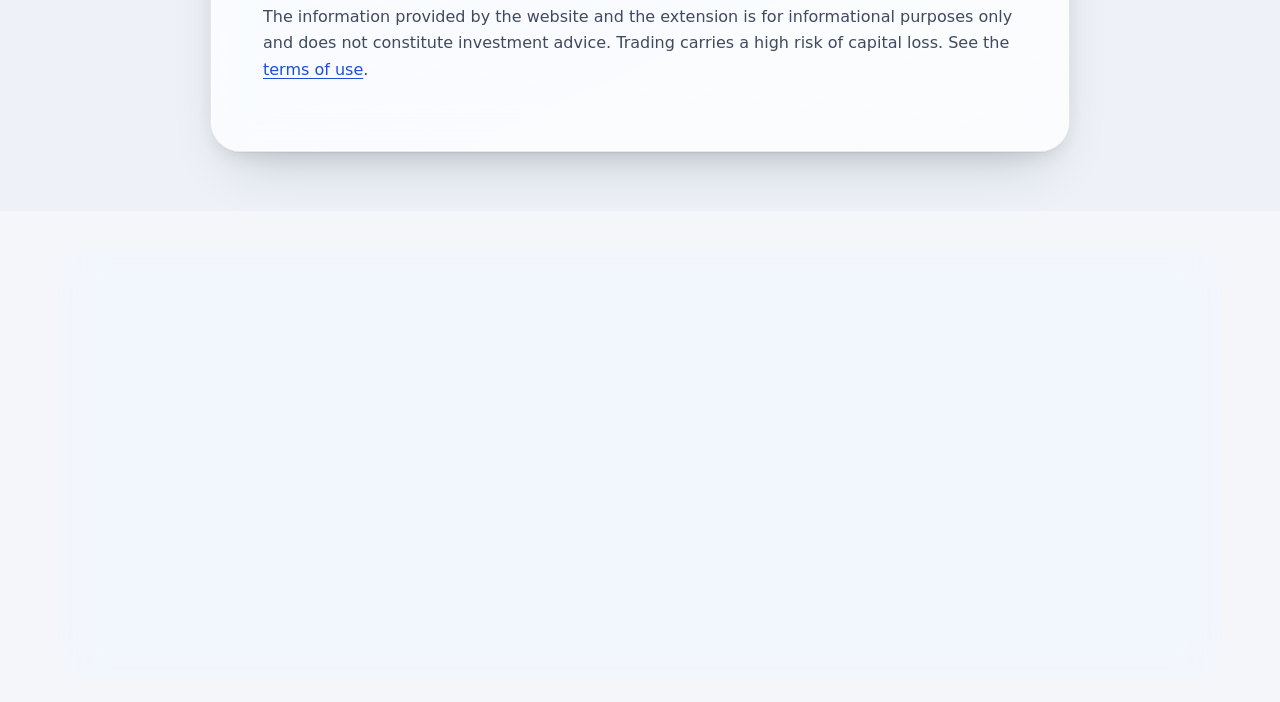
<file: en/legal-notice.html>
<!doctype html>
<html lang="en">

<head>
  <meta charset="utf-8">
  <meta name="viewport" content="width=device-width, initial-scale=1">
  <title>Legal Notice — EcoQuant</title>
  <meta name="description"
    content="Legal notice for the EcoQuant website and extension: publisher, hosting provider, intellectual property.">
  <meta name="color-scheme" content="dark light">
  <meta name="theme-color" content="#070b16" media="(prefers-color-scheme: dark)">
  <meta name="theme-color" content="#eef2f8" media="(prefers-color-scheme: light)">
  <link rel="canonical" href="https://damien-codes.github.io/EcoQuant-Site/en/legal-notice.html">
  <meta property="og:type" content="website">
  <meta property="og:locale" content="en_US">
  <meta property="og:site_name" content="EcoQuant">
  <meta property="og:title" content="Legal Notice — EcoQuant">
  <meta property="og:description"
    content="Legal notice for the EcoQuant website and extension: publisher, hosting provider, intellectual property.">
  <meta property="og:url" content="https://damien-codes.github.io/EcoQuant-Site/en/legal-notice.html">
  <meta property="og:image" content="https://damien-codes.github.io/EcoQuant-Site/img/og-en.png">
  <meta property="og:image:width" content="1200">
  <meta property="og:image:height" content="630">
  <meta property="og:image:alt" content="EcoQuant – an alert before every economic news release, the result as soon as it's published, and a position size calculator">
  <meta property="og:locale:alternate" content="fr_FR">
  <meta name="twitter:card" content="summary_large_image">
  <meta name="twitter:image" content="https://damien-codes.github.io/EcoQuant-Site/img/og-en.png">
  <link rel="alternate" hreflang="fr" href="https://damien-codes.github.io/EcoQuant-Site/mentions-legales.html">
  <link rel="alternate" hreflang="en" href="https://damien-codes.github.io/EcoQuant-Site/en/legal-notice.html">
  <link rel="alternate" hreflang="x-default" href="https://damien-codes.github.io/EcoQuant-Site/mentions-legales.html">
  <link rel="icon" type="image/png" sizes="32x32" href="../img/icon32.png">
  <link rel="icon" type="image/png" sizes="128x128" href="../img/icon128.png">
  <link rel="apple-touch-icon" href="../img/icon128.png">
  <script>document.documentElement.classList.add('js')</script>

  <script defer src="../js/main.js"></script>
  <link rel="stylesheet" href="../css/style.css">
</head>

<body>
  <div class="backdrop" aria-hidden="true">
    <span class="blob blob-red"></span><span class="blob blob-blue"></span>
    <span class="blob blob-amber"></span><span class="blob blob-green"></span>
  </div>
  <svg class="svg-defs" width="0" height="0" aria-hidden="true" focusable="false">
    <filter id="liquid-refraction" x="0" y="0" width="100%" height="100%" color-interpolation-filters="sRGB">
      <feTurbulence type="fractalNoise" baseFrequency="0.008 0.012" numOctaves="2" seed="7" result="noise" />
      <feGaussianBlur in="noise" stdDeviation="2" result="soft" />
      <feDisplacementMap in="SourceGraphic" in2="soft" scale="28" xChannelSelector="R" yChannelSelector="G" />
    </filter>
  </svg>
  <a class="skip-link" href="#contenu">Skip to content</a>
  <header class="site-header" data-header>
    <nav class="nav glass" aria-label="Main navigation">
      <a class="brand" href="index.html"><img src="../img/icon128.png" alt="" width="32" height="32">EcoQuant</a>
      <ul class="nav-links" id="nav-links">
        <li><a href="index.html#fonctionnalites">Features</a></li>
        <li><a href="index.html#comment">How it works</a></li>
        <li><a href="index.html#installer">Install</a></li>
        <li><a href="index.html#faq">FAQ</a></li>
        <li><a href="contact.html">Contact</a></li>
      </ul>
      <div class="nav-actions">
        <a class="lang-switch" href="../mentions-legales.html" hreflang="fr" lang="fr" title="Version française"><span class="visually-hidden">Passer en </span>FR</a>
        <a class="btn btn-primary btn-sm" href="https://chromewebstore.google.com/detail/kmpbiiclcjeaockakakgmejokbcocnij" target="_blank" rel="noopener">Add<span class="hide-xs">to Chrome</span></a>
        <button class="nav-toggle" type="button" aria-expanded="false" aria-controls="nav-links"
          aria-label="Open menu">
          <span aria-hidden="true"></span><span aria-hidden="true"></span>
        </button>
      </div>
    </nav>
  </header>

  <main id="contenu">

    <section class="page-hero">
      <div class="container">
        <span class="eyebrow">Legal</span>
        <h1>Legal Notice</h1>
        <p>Information required by French Law No. 2004-575 of June 21, 2004 on confidence in the digital economy
          (LCEN).</p>
        <p>This is an English translation provided for convenience; in case of discrepancy, the <a
            href="../mentions-legales.html" hreflang="fr">French version</a> prevails.</p>
      </div>
    </section>

    <div class="container">
      <div class="prose glass reveal">
        <p class="meta">Last updated: November 5, 2026</p>

        <h2>Publisher of the website and the extension</h2>
        <ul>
          <li>Name: <strong>Damien Pino</strong></li>
          <li>Status: Independent developer — personal, free and non-commercial project</li>
          <li>Email: <a href="mailto:pinodamien@gmail.com">pinodamien@gmail.com</a></li>
          <li>GitHub: <a href="https://github.com/Damien-Codes" target="_blank"
              rel="noopener">github.com/Damien-Codes</a></li>
          <li>Publication director: Damien Pino</li>
        </ul>

        <h2>Hosting</h2>
        <p><strong>GitHub, Inc.</strong> (GitHub Pages service)<br>
          88 Colin P. Kelly Jr Street, San Francisco, CA 94107, United States<br>
          Website: <a href="https://github.com" target="_blank" rel="noopener">https://github.com</a></p>
        <p>The extension itself does not rely on any server operated by the publisher: it runs entirely in your
          browser.</p>

        <h2>Intellectual property</h2>
        <p>The source code of the extension and of this website is published on <a href="https://github.com/Damien-Codes/EcoQuant"
            target="_blank" rel="noopener">GitHub</a> under the <strong>MIT license</strong> (Copyright (c) 2026 Damien
          Pino): you may reuse, modify and redistribute it, provided that you retain the copyright notice and the
          license text. The “EcoQuant” name and its logo remain associated with the publisher.</p>
        <p>The interface illustrations shown on this website are mockups. The economic data displayed by the extension
          belongs to its providers (Investing.com, Forex Factory, ECB via Frankfurter). The extension is not affiliated
          with Investing.com or Forex Factory. Chrome is a trademark of Google LLC; Edge is a trademark of Microsoft
          Corporation; Brave is a trademark of Brave Software, Inc. The extension is neither affiliated with nor
          endorsed by these companies.</p>

        <h2>Personal data and cookies</h2>
        <p>This website sets <strong>no cookies</strong> and does not use any audience measurement or advertising
          tools. The extension does not collect any personal data: see the <a
            href="privacy.html">privacy policy</a>.</p>

        <h2>Disclaimer</h2>
        <p>The information provided by the website and the extension is for informational purposes only and does not
          constitute investment advice. Trading carries a high risk of capital loss. See the <a
            href="terms.html">terms of use</a>.</p>
      </div>
    </div>
  </main>

  <footer class="site-footer">
    <div class="container">
      <div class="footer-card glass">
        <div class="footer-grid">
          <div class="footer-about">
            <a class="brand" href="index.html"><img src="../img/icon128.png" alt="" width="32" height="32"
                loading="lazy">EcoQuant</a>
            <p>The economic calendar and alerts before every news release, right in your browser. 100%&nbsp;free,
              no account needed.</p>
          </div>
          <nav aria-label="Product">
            <h2>Useful links</h2>
            <ul>
              <li><a href="index.html#fonctionnalites">Features</a></li>
              <li><a href="index.html#installer">Install</a></li>
              <li><a href="index.html#faq">FAQ</a></li>
              <li><a href="changelog.html">What's new</a></li>
              <li><a href="https://github.com/Damien-Codes/EcoQuant" target="_blank" rel="noopener">GitHub</a></li>
            </ul>
          </nav>
          <nav aria-label="Legal information">
            <h2>Info</h2>
            <ul>
              <li><a href="terms.html">Terms of use</a></li>
              <li><a href="privacy.html">Privacy</a></li>
              <li><a href="legal-notice.html">Legal notice</a></li>
              <li><a href="contact.html">Contact</a></li>
            </ul>
          </nav>
        </div>
        <div class="footer-bottom">
          <p class="footer-legal-links">
            <span>© 2026 <a href="https://github.com/damien-codes">Damien-Codes</a></span>
          </p>
          <p class="disclaimer">Code under the MIT license. Not affiliated with Investing.com or Forex Factory.
            Informational tool only: does not constitute investment advice. Trading currencies, indices, commodities
            and cryptocurrencies carries a high risk of capital loss. Chrome is a trademark of Google LLC; this
            extension is neither affiliated with nor endorsed by Google.</p>
        </div>
      </div>
    </div>
  </footer>
</body>

</html>
</file>
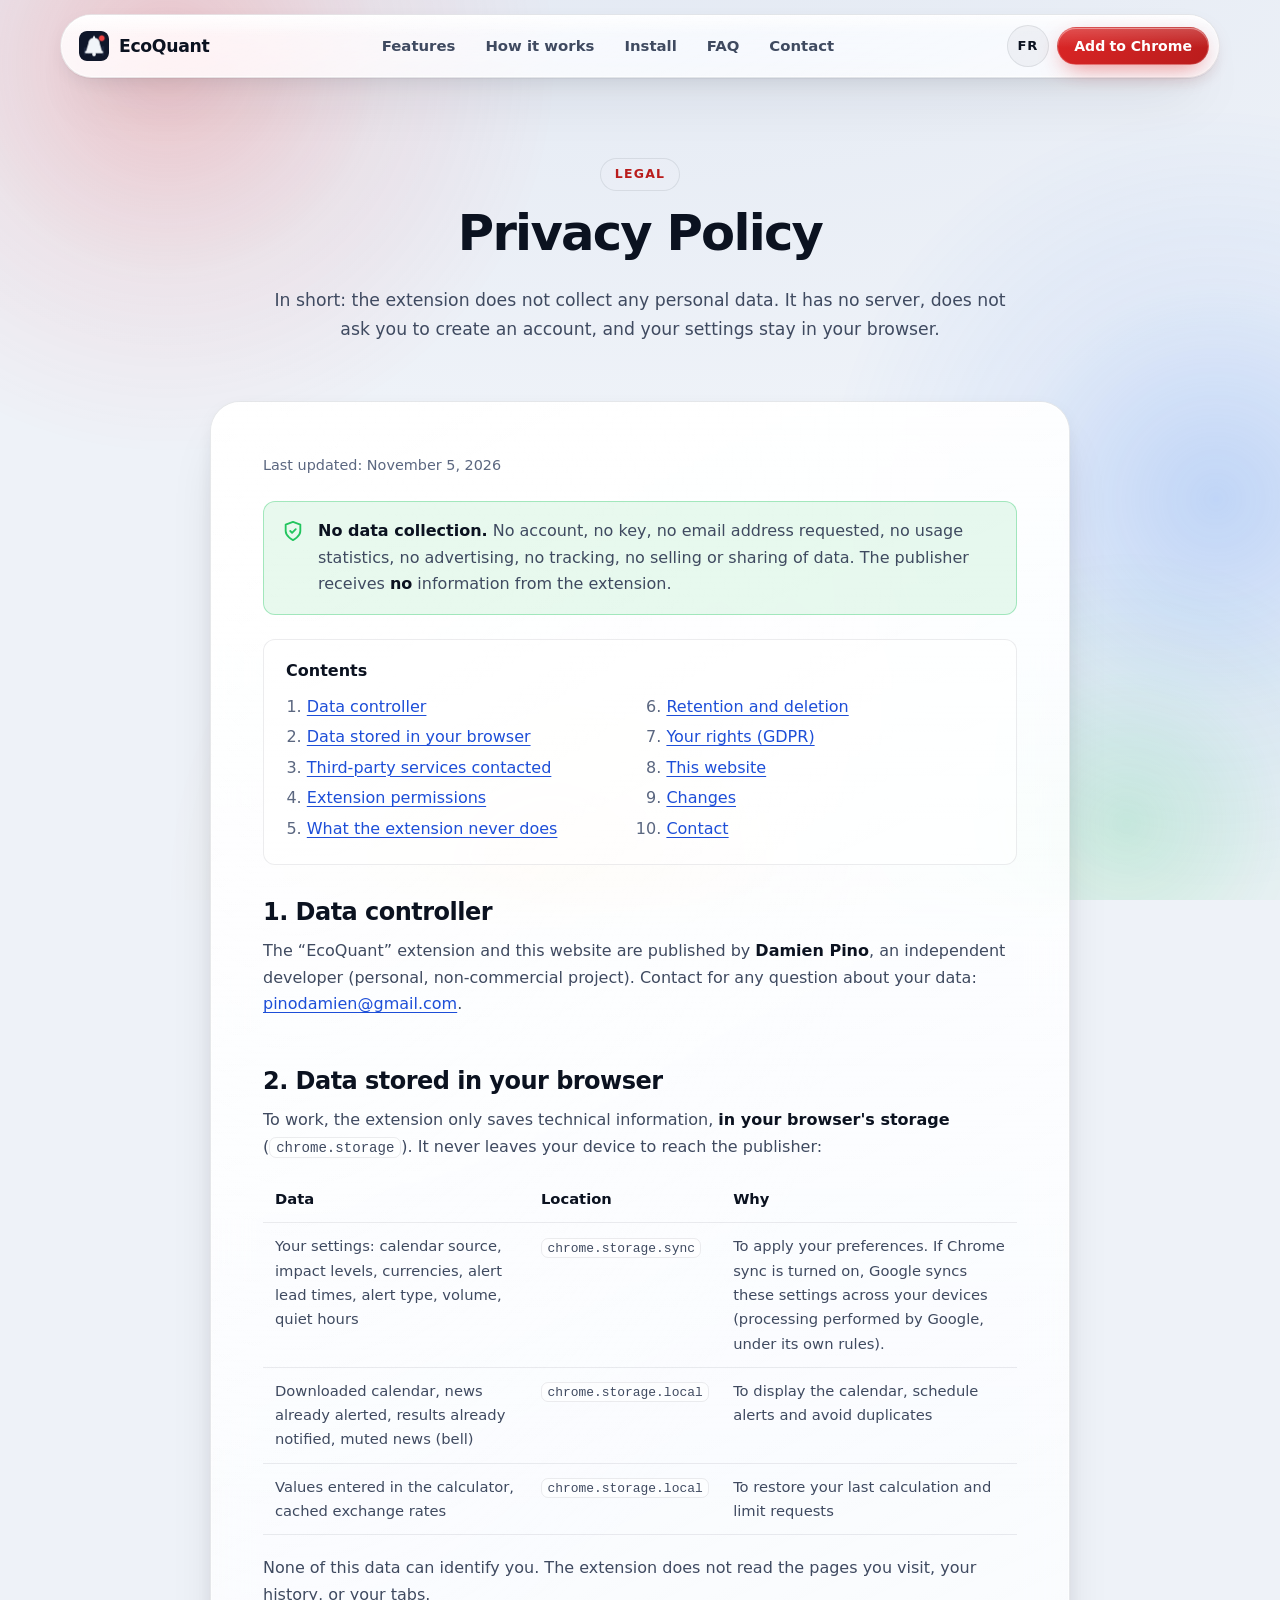
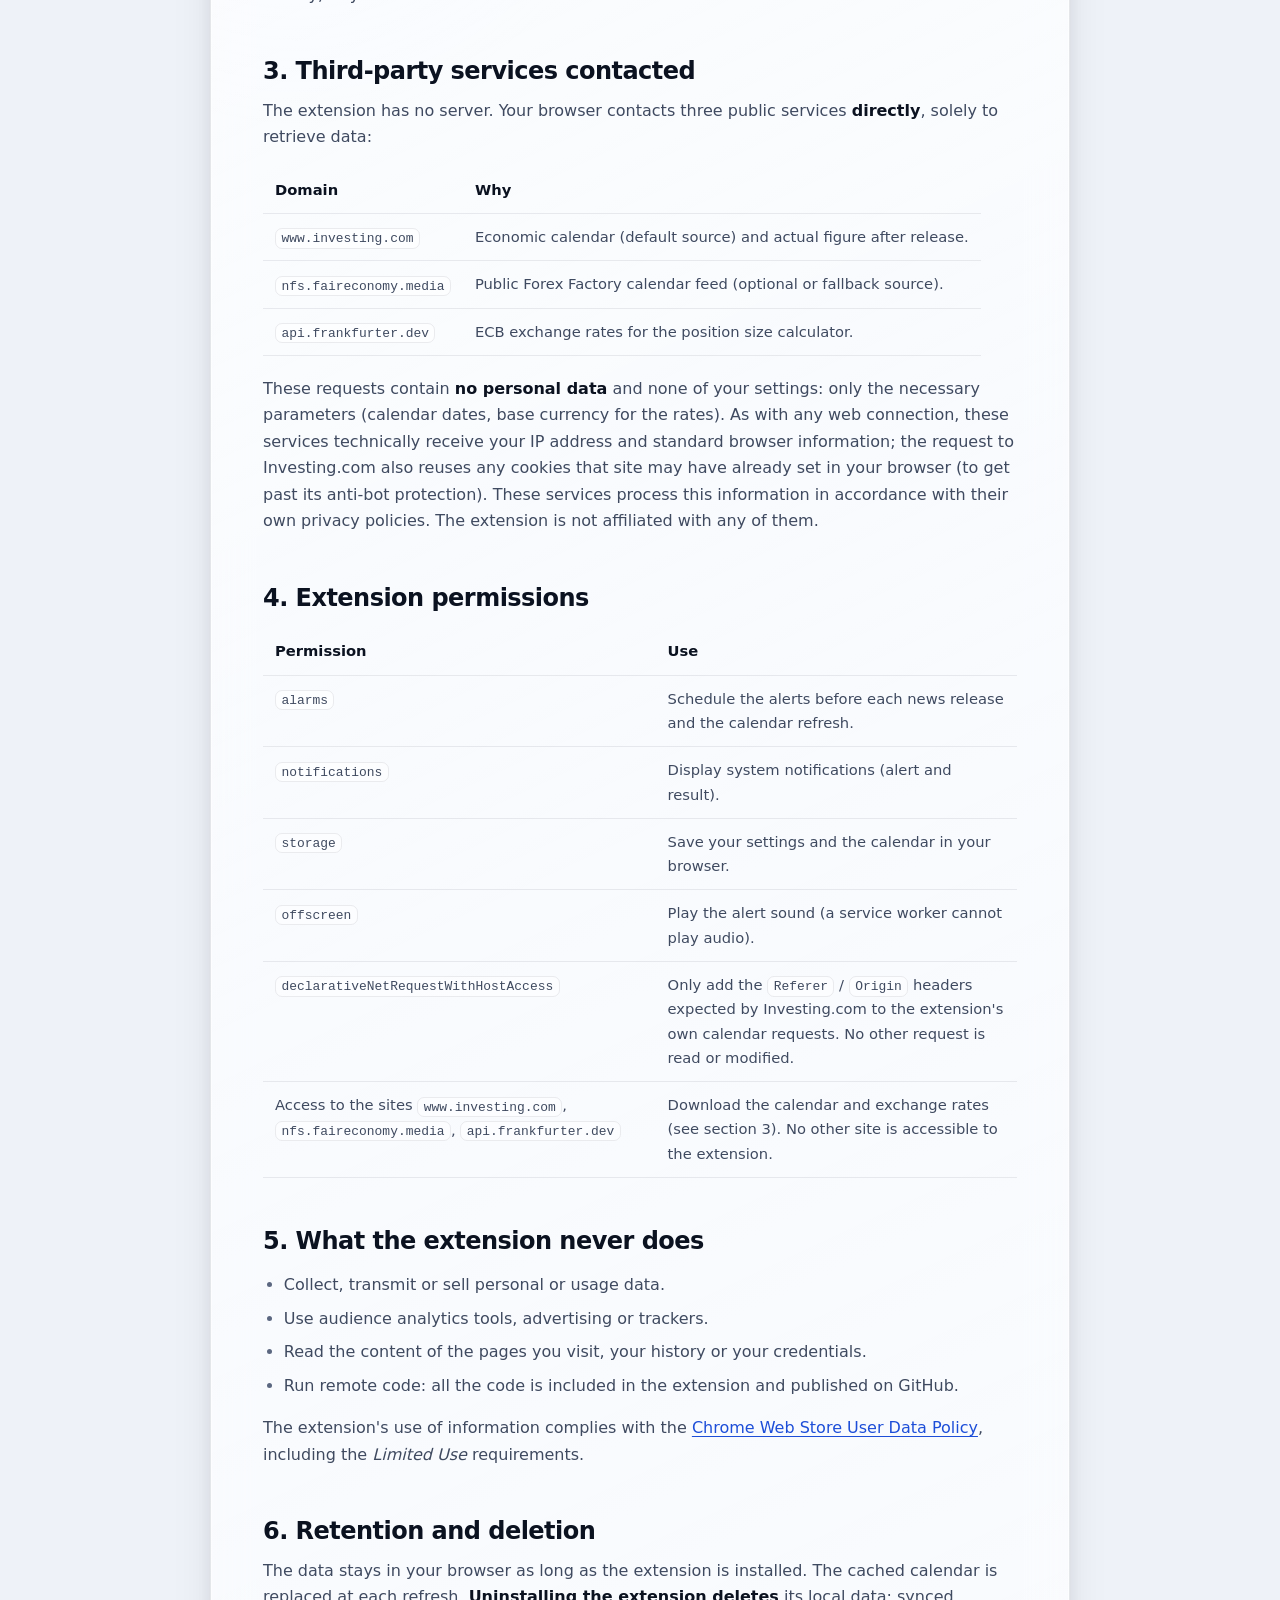
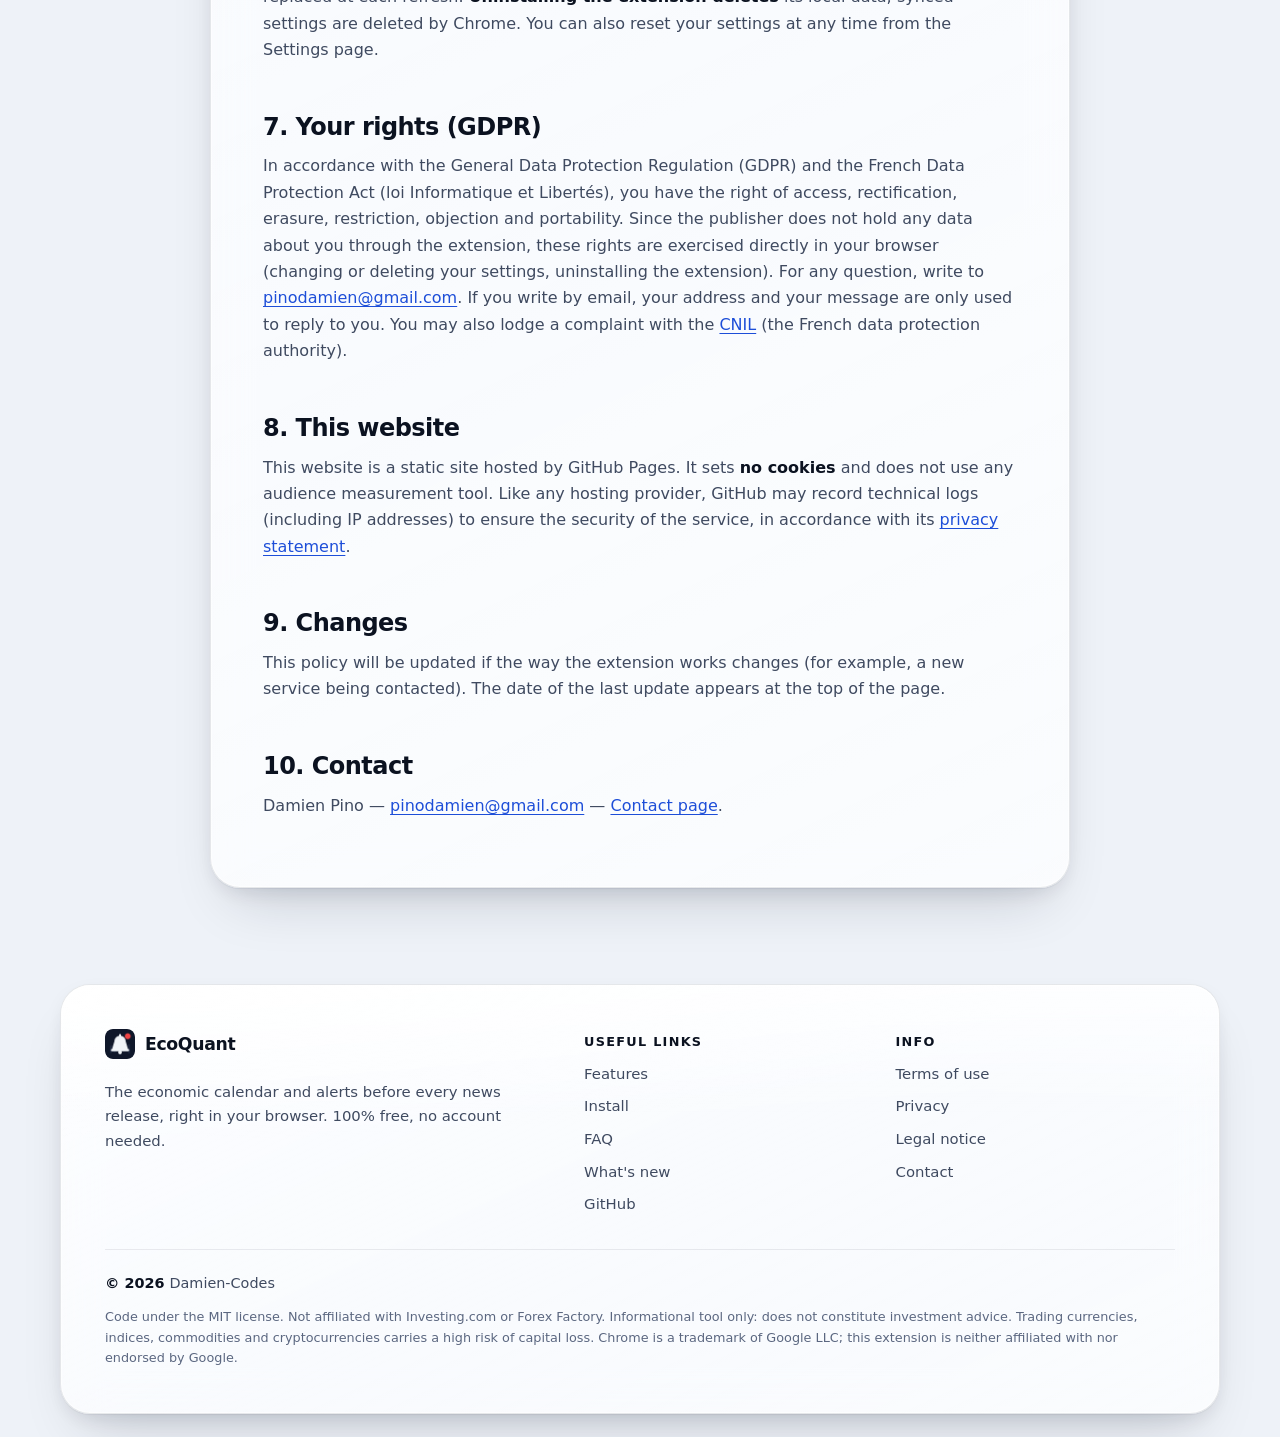
<file: en/privacy.html>
<!doctype html>
<html lang="en">

<head>
  <meta charset="utf-8">
  <meta name="viewport" content="width=device-width, initial-scale=1">
  <title>Privacy Policy — EcoQuant</title>
  <meta name="description"
    content="EcoQuant extension privacy policy: no data collected, no server, settings stored in your browser, no analytics or tracking.">
  <meta name="color-scheme" content="dark light">
  <meta name="theme-color" content="#070b16" media="(prefers-color-scheme: dark)">
  <meta name="theme-color" content="#eef2f8" media="(prefers-color-scheme: light)">
  <link rel="canonical" href="https://damien-codes.github.io/EcoQuant-Site/en/privacy.html">
  <meta property="og:type" content="website">
  <meta property="og:locale" content="en_US">
  <meta property="og:site_name" content="EcoQuant">
  <meta property="og:title" content="Privacy Policy — EcoQuant">
  <meta property="og:description"
    content="EcoQuant extension privacy policy: no data collected, no server, settings stored in your browser, no analytics or tracking.">
  <meta property="og:url" content="https://damien-codes.github.io/EcoQuant-Site/en/privacy.html">
  <meta property="og:image" content="https://damien-codes.github.io/EcoQuant-Site/img/og-en.png">
  <meta property="og:image:width" content="1200">
  <meta property="og:image:height" content="630">
  <meta property="og:image:alt" content="EcoQuant – an alert before every economic news release, the result as soon as it's published, and a position size calculator">
  <meta property="og:locale:alternate" content="fr_FR">
  <meta name="twitter:card" content="summary_large_image">
  <meta name="twitter:image" content="https://damien-codes.github.io/EcoQuant-Site/img/og-en.png">
  <link rel="alternate" hreflang="fr" href="https://damien-codes.github.io/EcoQuant-Site/confidentialite.html">
  <link rel="alternate" hreflang="en" href="https://damien-codes.github.io/EcoQuant-Site/en/privacy.html">
  <link rel="alternate" hreflang="x-default" href="https://damien-codes.github.io/EcoQuant-Site/confidentialite.html">
  <link rel="icon" type="image/png" sizes="32x32" href="../img/icon32.png">
  <link rel="icon" type="image/png" sizes="128x128" href="../img/icon128.png">
  <link rel="apple-touch-icon" href="../img/icon128.png">
  <script>document.documentElement.classList.add('js')</script>

  <script defer src="../js/main.js"></script>
  <link rel="stylesheet" href="../css/style.css">
</head>

<body>
  <div class="backdrop" aria-hidden="true">
    <span class="blob blob-red"></span><span class="blob blob-blue"></span>
    <span class="blob blob-amber"></span><span class="blob blob-green"></span>
  </div>
  <svg class="svg-defs" width="0" height="0" aria-hidden="true" focusable="false">
    <filter id="liquid-refraction" x="0" y="0" width="100%" height="100%" color-interpolation-filters="sRGB">
      <feTurbulence type="fractalNoise" baseFrequency="0.008 0.012" numOctaves="2" seed="7" result="noise" />
      <feGaussianBlur in="noise" stdDeviation="2" result="soft" />
      <feDisplacementMap in="SourceGraphic" in2="soft" scale="28" xChannelSelector="R" yChannelSelector="G" />
    </filter>
  </svg>
  <a class="skip-link" href="#contenu">Skip to content</a>
  <header class="site-header" data-header>
    <nav class="nav glass" aria-label="Main navigation">
      <a class="brand" href="index.html"><img src="../img/icon128.png" alt="" width="32" height="32">EcoQuant</a>
      <ul class="nav-links" id="nav-links">
        <li><a href="index.html#fonctionnalites">Features</a></li>
        <li><a href="index.html#comment">How it works</a></li>
        <li><a href="index.html#installer">Install</a></li>
        <li><a href="index.html#faq">FAQ</a></li>
        <li><a href="contact.html">Contact</a></li>
      </ul>
      <div class="nav-actions">
        <a class="lang-switch" href="../confidentialite.html" hreflang="fr" lang="fr" title="Version française"><span class="visually-hidden">Passer en </span>FR</a>
        <a class="btn btn-primary btn-sm" href="https://chromewebstore.google.com/detail/kmpbiiclcjeaockakakgmejokbcocnij" target="_blank" rel="noopener">Add<span class="hide-xs">to Chrome</span></a>
        <button class="nav-toggle" type="button" aria-expanded="false" aria-controls="nav-links"
          aria-label="Open menu">
          <span aria-hidden="true"></span><span aria-hidden="true"></span>
        </button>
      </div>
    </nav>
  </header>

  <main id="contenu">

    <section class="page-hero">
      <div class="container">
        <span class="eyebrow">Legal</span>
        <h1>Privacy Policy</h1>
        <p>In short: the extension does not collect any personal data. It has no server, does not ask you to create an
          account, and your settings stay in your browser.</p>
      </div>
    </section>

    <div class="container">
      <div class="prose glass reveal">
        <p class="meta">Last updated: November 5, 2026</p>

        <div class="notice ok">
          <svg viewBox="0 0 24 24" fill="none" stroke="currentColor" stroke-width="2" stroke-linecap="round"
            stroke-linejoin="round" aria-hidden="true">
            <path d="M12 22s8-4 8-10V5l-8-3-8 3v7c0 6 8 10 8 10z" />
            <path d="m9 12 2 2 4-4" />
          </svg>
          <div>
            <p><strong>No data collection.</strong> No account, no key, no email address requested, no usage
              statistics, no advertising, no tracking, no selling or sharing of data. The publisher receives
              <strong>no</strong> information from the extension.</p>
          </div>
        </div>

        <nav class="toc" aria-label="Table of contents">
          <strong>Contents</strong>
          <ol>
            <li><a href="#responsable">Data controller</a></li>
            <li><a href="#stockage">Data stored in your browser</a></li>
            <li><a href="#tiers">Third-party services contacted</a></li>
            <li><a href="#permissions">Extension permissions</a></li>
            <li><a href="#jamais">What the extension never does</a></li>
            <li><a href="#conservation">Retention and deletion</a></li>
            <li><a href="#droits">Your rights (GDPR)</a></li>
            <li><a href="#site">This website</a></li>
            <li><a href="#modifs">Changes</a></li>
            <li><a href="#contact">Contact</a></li>
          </ol>
        </nav>

        <h2 id="responsable">1. Data controller</h2>
        <p>The “EcoQuant” extension and this website are published by <strong>Damien Pino</strong>, an independent
          developer (personal, non-commercial project). Contact for any question about your data: <a
            href="mailto:pinodamien@gmail.com">pinodamien@gmail.com</a>.</p>

        <h2 id="stockage">2. Data stored in your browser</h2>
        <p>To work, the extension only saves technical information, <strong>in your browser's
            storage</strong> (<code>chrome.storage</code>). It never leaves your device to reach the
          publisher:</p>
        <table>
          <thead>
            <tr>
              <th scope="col">Data</th>
              <th scope="col">Location</th>
              <th scope="col">Why</th>
            </tr>
          </thead>
          <tbody>
            <tr>
              <td data-label="Data">Your settings: calendar source, impact levels, currencies, alert lead times,
                alert type, volume, quiet hours</td>
              <td data-label="Location"><code>chrome.storage.sync</code></td>
              <td data-label="Why">To apply your preferences. If Chrome sync is turned on, Google syncs these
                settings across your devices (processing performed by Google, under its own rules).
              </td>
            </tr>
            <tr>
              <td data-label="Data">Downloaded calendar, news already alerted, results already notified, muted news
                (bell)</td>
              <td data-label="Location"><code>chrome.storage.local</code></td>
              <td data-label="Why">To display the calendar, schedule alerts and avoid duplicates</td>
            </tr>
            <tr>
              <td data-label="Data">Values entered in the calculator, cached exchange rates</td>
              <td data-label="Location"><code>chrome.storage.local</code></td>
              <td data-label="Why">To restore your last calculation and limit requests</td>
            </tr>
          </tbody>
        </table>
        <p>None of this data can identify you. The extension does not read the pages you visit, your history, or your
          tabs.</p>

        <h2 id="tiers">3. Third-party services contacted</h2>
        <p>The extension has no server. Your browser contacts three public services <strong>directly</strong>, solely
          to retrieve data:</p>
        <table>
          <thead>
            <tr>
              <th scope="col">Domain</th>
              <th scope="col">Why</th>
            </tr>
          </thead>
          <tbody>
            <tr>
              <td data-label="Domain"><code>www.investing.com</code></td>
              <td data-label="Why">Economic calendar (default source) and actual figure after release.
              </td>
            </tr>
            <tr>
              <td data-label="Domain"><code>nfs.faireconomy.media</code></td>
              <td data-label="Why">Public Forex Factory calendar feed (optional or fallback source).</td>
            </tr>
            <tr>
              <td data-label="Domain"><code>api.frankfurter.dev</code></td>
              <td data-label="Why">ECB exchange rates for the position size calculator.</td>
            </tr>
          </tbody>
        </table>
        <p>These requests contain <strong>no personal data</strong> and none of your settings: only the necessary
          parameters (calendar dates, base currency for the rates). As with any web connection, these services
          technically receive your IP address and standard browser information; the request to Investing.com also
          reuses any cookies that site may have already set in your browser (to get past its anti-bot protection).
          These services process this information in accordance with their own privacy policies. The extension is not
          affiliated with any of them.</p>

        <h2 id="permissions">4. Extension permissions</h2>
        <table>
          <thead>
            <tr>
              <th scope="col">Permission</th>
              <th scope="col">Use</th>
            </tr>
          </thead>
          <tbody>
            <tr>
              <td data-label="Permission"><code>alarms</code></td>
              <td data-label="Use">Schedule the alerts before each news release and the calendar
                refresh.</td>
            </tr>
            <tr>
              <td data-label="Permission"><code>notifications</code></td>
              <td data-label="Use">Display system notifications (alert and result).</td>
            </tr>
            <tr>
              <td data-label="Permission"><code>storage</code></td>
              <td data-label="Use">Save your settings and the calendar in your browser.</td>
            </tr>
            <tr>
              <td data-label="Permission"><code>offscreen</code></td>
              <td data-label="Use">Play the alert sound (a service worker cannot play audio).</td>
            </tr>
            <tr>
              <td data-label="Permission"><code>declarativeNetRequestWithHostAccess</code></td>
              <td data-label="Use">Only add the <code>Referer</code> / <code>Origin</code> headers
                expected by Investing.com to the extension's own calendar requests. No other request is read or
                modified.</td>
            </tr>
            <tr>
              <td data-label="Permission">Access to the sites <code>www.investing.com</code>,
                <code>nfs.faireconomy.media</code>, <code>api.frankfurter.dev</code></td>
              <td data-label="Use">Download the calendar and exchange rates (see section 3). No other site is
                accessible to the extension.</td>
            </tr>
          </tbody>
        </table>

        <h2 id="jamais">5. What the extension never does</h2>
        <ul>
          <li>Collect, transmit or sell personal or usage data.</li>
          <li>Use audience analytics tools, advertising or trackers.</li>
          <li>Read the content of the pages you visit, your history or your credentials.</li>
          <li>Run remote code: all the code is included in the extension and published on GitHub.</li>
        </ul>
        <p>The extension's use of information complies with the <a
            href="https://developer.chrome.com/docs/webstore/program-policies/" target="_blank" rel="noopener">Chrome
            Web Store User Data Policy</a>, including the <em>Limited Use</em> requirements.</p>

        <h2 id="conservation">6. Retention and deletion</h2>
        <p>The data stays in your browser as long as the extension is installed. The cached calendar is replaced at
          each refresh. <strong>Uninstalling the extension deletes</strong> its local data; synced settings are deleted
          by Chrome. You can also reset your settings at any time from the Settings page.</p>

        <h2 id="droits">7. Your rights (GDPR)</h2>
        <p>In accordance with the General Data Protection Regulation (GDPR) and the French Data Protection Act (loi
          Informatique et Libertés), you have the right of access, rectification, erasure, restriction, objection and
          portability. Since the publisher does not hold any data about you through the extension, these rights are
          exercised directly in your browser (changing or deleting your settings, uninstalling the extension). For any
          question, write to <a href="mailto:pinodamien@gmail.com">pinodamien@gmail.com</a>. If you write by email,
          your address and your message are only used to reply to you. You may also lodge a complaint with the <a
            href="https://www.cnil.fr/fr/plaintes" target="_blank" rel="noopener">CNIL</a> (the French data protection
          authority).
        </p>

        <h2 id="site">8. This website</h2>
        <p>This website is a static site hosted by GitHub Pages. It sets <strong>no cookies</strong> and does not use
          any audience measurement tool. Like any hosting provider, GitHub may record technical logs (including IP
          addresses) to ensure the security of the service, in accordance with its <a
            href="https://docs.github.com/fr/site-policy/privacy-policies/github-general-privacy-statement"
            target="_blank" rel="noopener">privacy statement</a>.</p>

        <h2 id="modifs">9. Changes</h2>
        <p>This policy will be updated if the way the extension works changes (for example, a new service being
          contacted). The date of the last update appears at the top of the page.</p>

        <h2 id="contact">10. Contact</h2>
        <p>Damien Pino — <a href="mailto:pinodamien@gmail.com">pinodamien@gmail.com</a> — <a href="contact.html">Contact
            page</a>.</p>
      </div>
    </div>
  </main>

  <footer class="site-footer">
    <div class="container">
      <div class="footer-card glass">
        <div class="footer-grid">
          <div class="footer-about">
            <a class="brand" href="index.html"><img src="../img/icon128.png" alt="" width="32" height="32"
                loading="lazy">EcoQuant</a>
            <p>The economic calendar and alerts before every news release, right in your browser. 100%&nbsp;free,
              no account needed.</p>
          </div>
          <nav aria-label="Product">
            <h2>Useful links</h2>
            <ul>
              <li><a href="index.html#fonctionnalites">Features</a></li>
              <li><a href="index.html#installer">Install</a></li>
              <li><a href="index.html#faq">FAQ</a></li>
              <li><a href="changelog.html">What's new</a></li>
              <li><a href="https://github.com/Damien-Codes/EcoQuant" target="_blank" rel="noopener">GitHub</a></li>
            </ul>
          </nav>
          <nav aria-label="Legal information">
            <h2>Info</h2>
            <ul>
              <li><a href="terms.html">Terms of use</a></li>
              <li><a href="privacy.html">Privacy</a></li>
              <li><a href="legal-notice.html">Legal notice</a></li>
              <li><a href="contact.html">Contact</a></li>
            </ul>
          </nav>
        </div>
        <div class="footer-bottom">
          <p class="footer-legal-links">
            <span>© 2026 <a href="https://github.com/damien-codes">Damien-Codes</a></span>
          </p>
          <p class="disclaimer">Code under the MIT license. Not affiliated with Investing.com or Forex Factory.
            Informational tool only: does not constitute investment advice. Trading currencies, indices, commodities
            and cryptocurrencies carries a high risk of capital loss. Chrome is a trademark of Google LLC; this
            extension is neither affiliated with nor endorsed by Google.</p>
        </div>
      </div>
    </div>
  </footer>
</body>

</html>
</file>
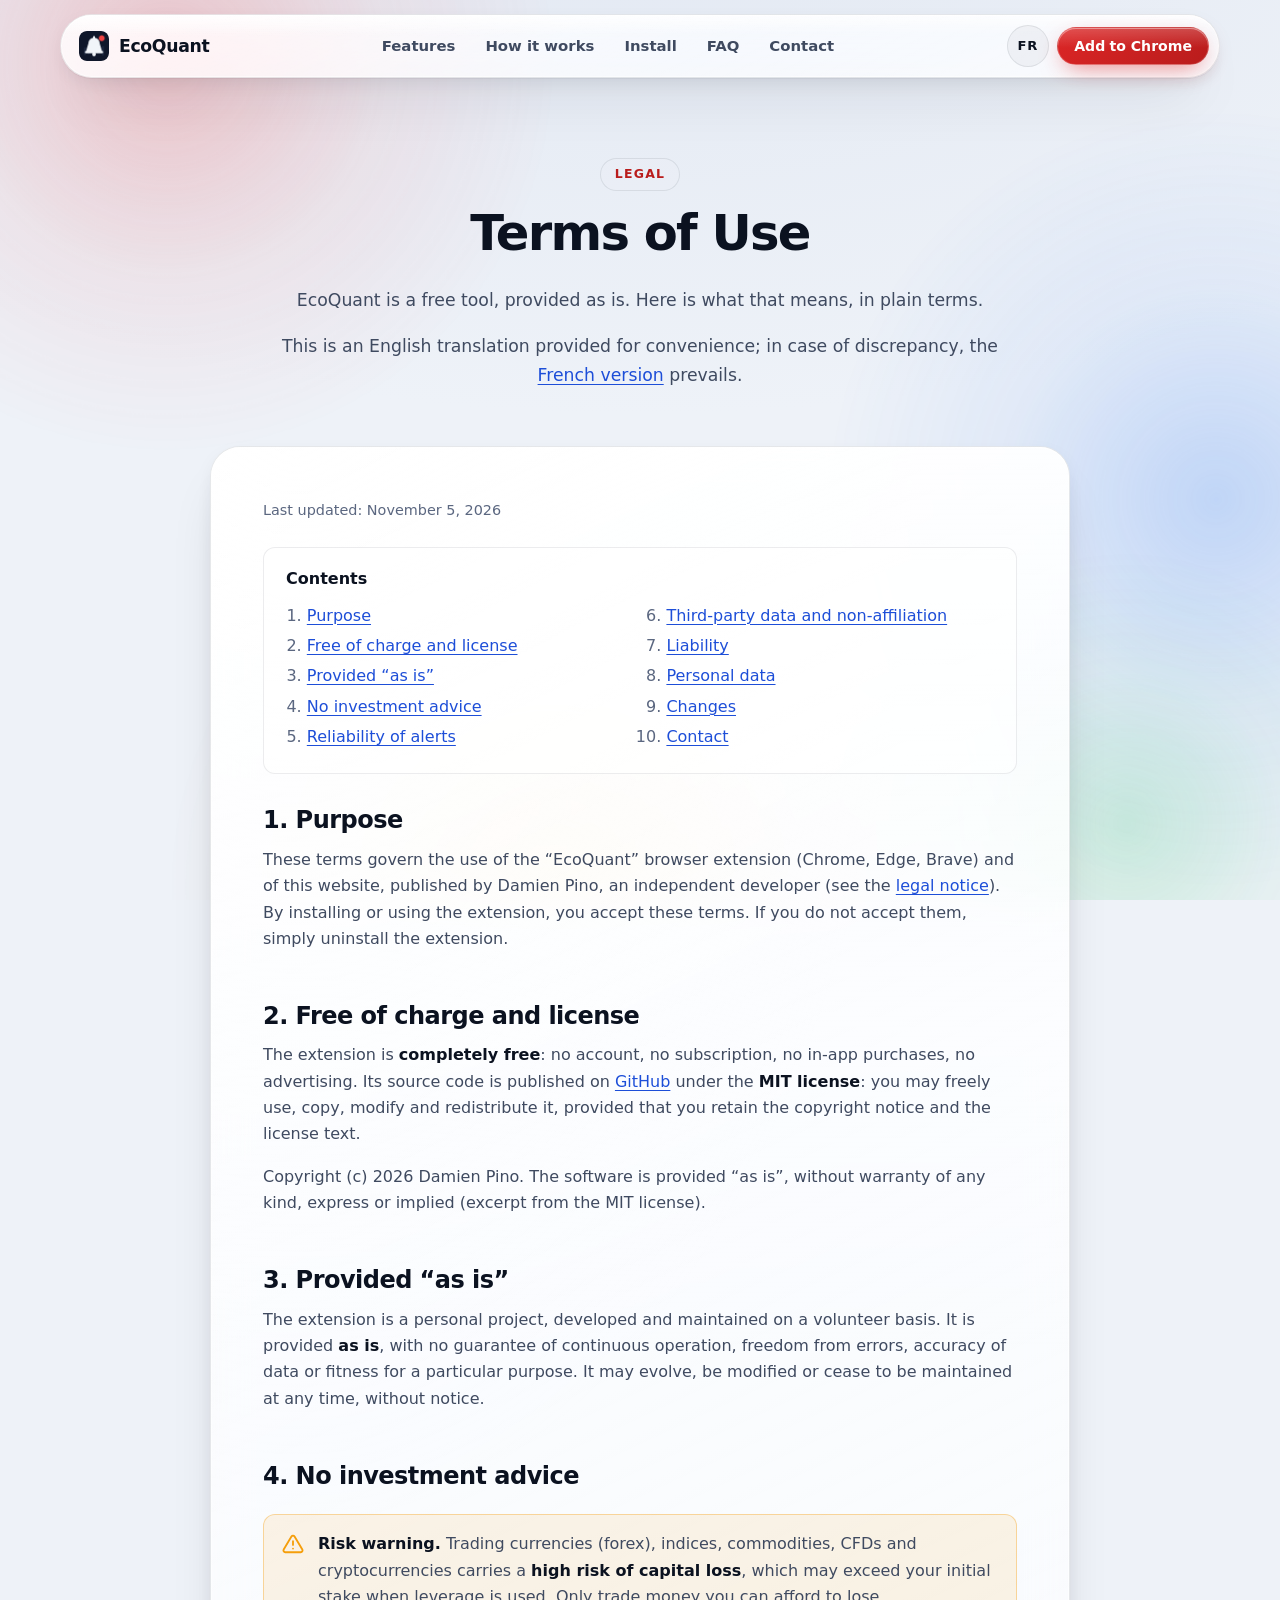
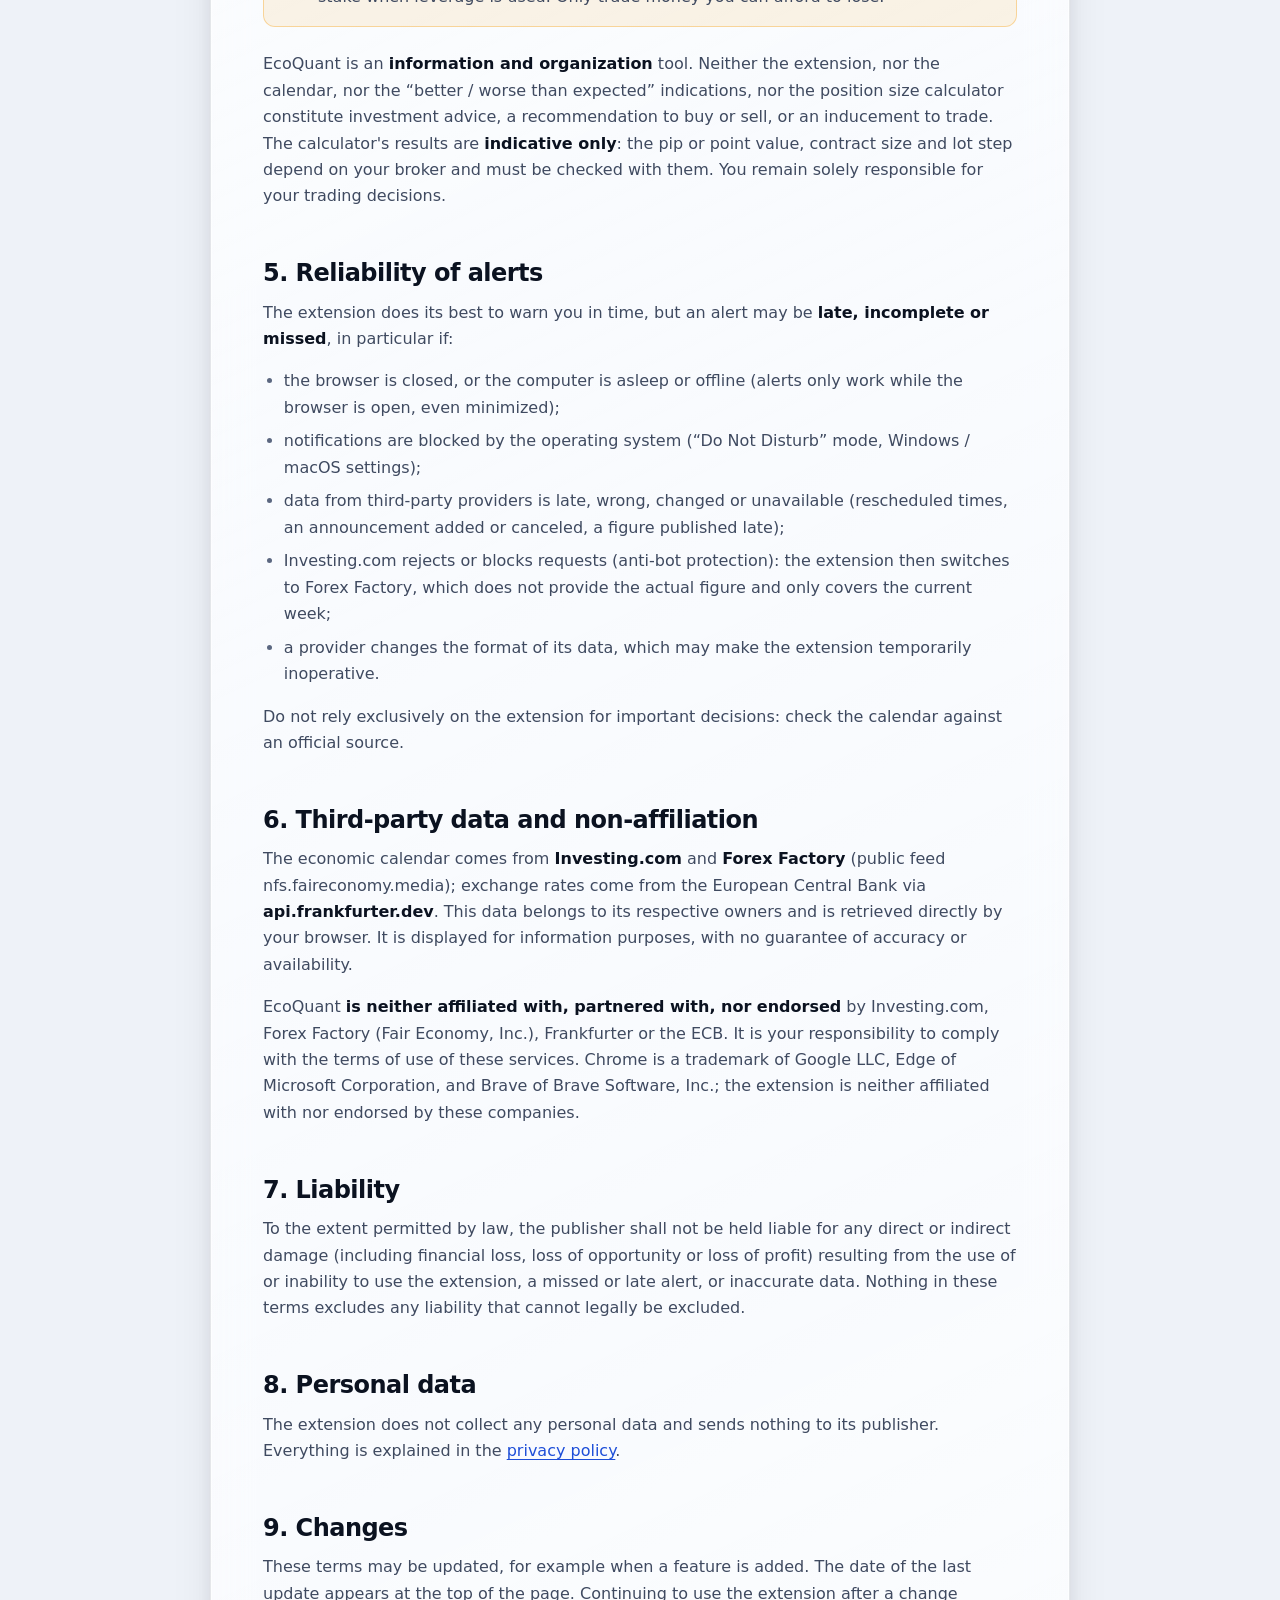
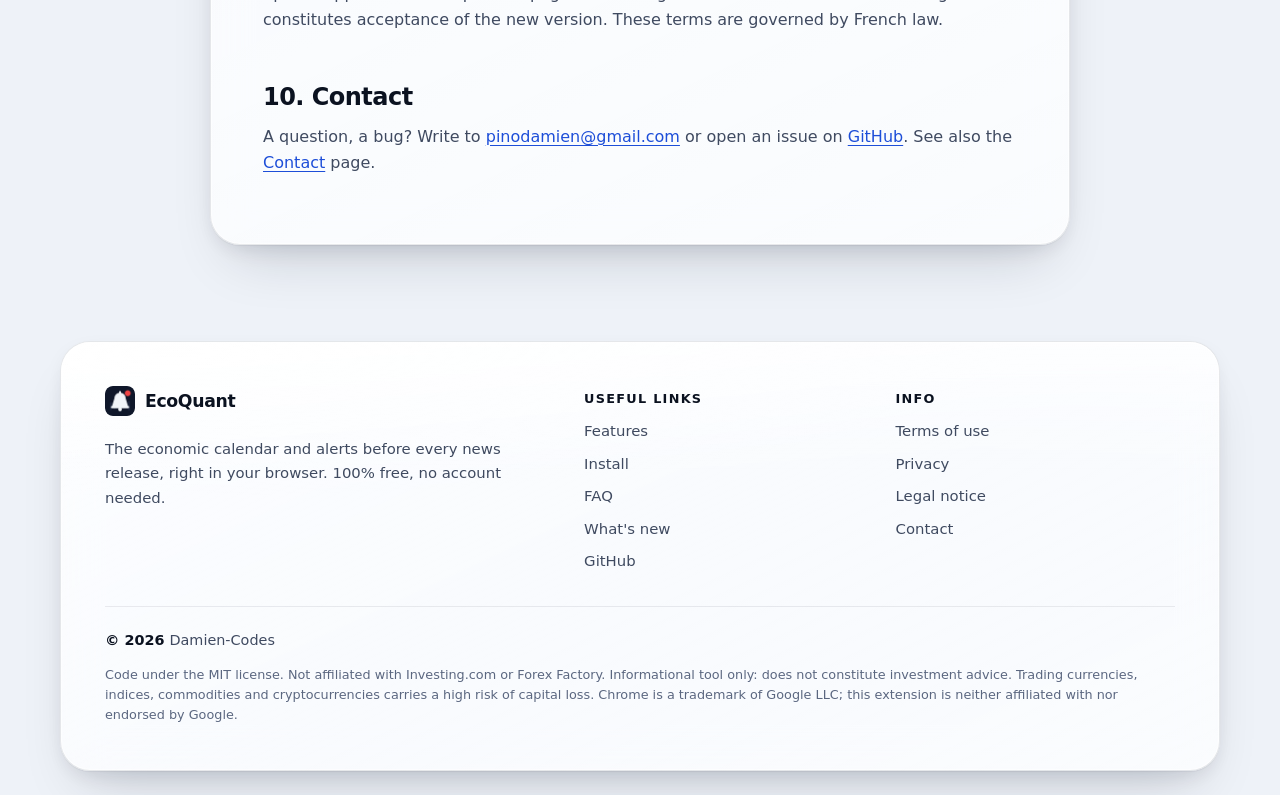
<file: en/terms.html>
<!doctype html>
<html lang="en">

<head>
  <meta charset="utf-8">
  <meta name="viewport" content="width=device-width, initial-scale=1">
  <title>Terms of Use — EcoQuant</title>
  <meta name="description"
    content="Terms of use for the free EcoQuant extension: provided as is, MIT license, no investment advice, limitations of the alerts.">
  <meta name="color-scheme" content="dark light">
  <meta name="theme-color" content="#070b16" media="(prefers-color-scheme: dark)">
  <meta name="theme-color" content="#eef2f8" media="(prefers-color-scheme: light)">
  <link rel="canonical" href="https://damien-codes.github.io/EcoQuant-Site/en/terms.html">
  <meta property="og:type" content="website">
  <meta property="og:locale" content="en_US">
  <meta property="og:site_name" content="EcoQuant">
  <meta property="og:title" content="Terms of Use — EcoQuant">
  <meta property="og:description"
    content="Terms of use for the free EcoQuant extension: provided as is, MIT license, no investment advice, limitations of the alerts.">
  <meta property="og:url" content="https://damien-codes.github.io/EcoQuant-Site/en/terms.html">
  <meta property="og:image" content="https://damien-codes.github.io/EcoQuant-Site/img/og-en.png">
  <meta property="og:image:width" content="1200">
  <meta property="og:image:height" content="630">
  <meta property="og:image:alt" content="EcoQuant – an alert before every economic news release, the result as soon as it's published, and a position size calculator">
  <meta property="og:locale:alternate" content="fr_FR">
  <meta name="twitter:card" content="summary_large_image">
  <meta name="twitter:image" content="https://damien-codes.github.io/EcoQuant-Site/img/og-en.png">
  <link rel="alternate" hreflang="fr" href="https://damien-codes.github.io/EcoQuant-Site/conditions.html">
  <link rel="alternate" hreflang="en" href="https://damien-codes.github.io/EcoQuant-Site/en/terms.html">
  <link rel="alternate" hreflang="x-default" href="https://damien-codes.github.io/EcoQuant-Site/conditions.html">
  <link rel="icon" type="image/png" sizes="32x32" href="../img/icon32.png">
  <link rel="icon" type="image/png" sizes="128x128" href="../img/icon128.png">
  <link rel="apple-touch-icon" href="../img/icon128.png">
  <script>document.documentElement.classList.add('js')</script>

  <script defer src="../js/main.js"></script>
  <link rel="stylesheet" href="../css/style.css">
</head>

<body>
  <div class="backdrop" aria-hidden="true">
    <span class="blob blob-red"></span><span class="blob blob-blue"></span>
    <span class="blob blob-amber"></span><span class="blob blob-green"></span>
  </div>
  <svg class="svg-defs" width="0" height="0" aria-hidden="true" focusable="false">
    <filter id="liquid-refraction" x="0" y="0" width="100%" height="100%" color-interpolation-filters="sRGB">
      <feTurbulence type="fractalNoise" baseFrequency="0.008 0.012" numOctaves="2" seed="7" result="noise" />
      <feGaussianBlur in="noise" stdDeviation="2" result="soft" />
      <feDisplacementMap in="SourceGraphic" in2="soft" scale="28" xChannelSelector="R" yChannelSelector="G" />
    </filter>
  </svg>
  <a class="skip-link" href="#contenu">Skip to content</a>
  <header class="site-header" data-header>
    <nav class="nav glass" aria-label="Main navigation">
      <a class="brand" href="index.html"><img src="../img/icon128.png" alt="" width="32" height="32">EcoQuant</a>
      <ul class="nav-links" id="nav-links">
        <li><a href="index.html#fonctionnalites">Features</a></li>
        <li><a href="index.html#comment">How it works</a></li>
        <li><a href="index.html#installer">Install</a></li>
        <li><a href="index.html#faq">FAQ</a></li>
        <li><a href="contact.html">Contact</a></li>
      </ul>
      <div class="nav-actions">
        <a class="lang-switch" href="../conditions.html" hreflang="fr" lang="fr" title="Version française"><span class="visually-hidden">Passer en </span>FR</a>
        <a class="btn btn-primary btn-sm" href="https://chromewebstore.google.com/detail/kmpbiiclcjeaockakakgmejokbcocnij" target="_blank" rel="noopener">Add<span class="hide-xs">to Chrome</span></a>
        <button class="nav-toggle" type="button" aria-expanded="false" aria-controls="nav-links"
          aria-label="Open menu">
          <span aria-hidden="true"></span><span aria-hidden="true"></span>
        </button>
      </div>
    </nav>
  </header>

  <main id="contenu">

    <section class="page-hero">
      <div class="container">
        <span class="eyebrow">Legal</span>
        <h1>Terms of Use</h1>
        <p>EcoQuant is a free tool, provided as is. Here is what that means, in plain terms.</p>
        <p>This is an English translation provided for convenience; in case of discrepancy, the <a
            href="../conditions.html" hreflang="fr">French version</a> prevails.</p>
      </div>
    </section>

    <div class="container">
      <div class="prose glass reveal">
        <p class="meta">Last updated: November 5, 2026</p>
        <nav class="toc" aria-label="Table of contents">
          <strong>Contents</strong>
          <ol>
            <li><a href="#objet">Purpose</a></li>
            <li><a href="#gratuit">Free of charge and license</a></li>
            <li><a href="#etat">Provided “as is”</a></li>
            <li><a href="#conseil">No investment advice</a></li>
            <li><a href="#alertes">Reliability of alerts</a></li>
            <li><a href="#tiers">Third-party data and non-affiliation</a></li>
            <li><a href="#responsabilite">Liability</a></li>
            <li><a href="#donnees">Personal data</a></li>
            <li><a href="#modifs">Changes</a></li>
            <li><a href="#contact">Contact</a></li>
          </ol>
        </nav>

        <h2 id="objet">1. Purpose</h2>
        <p>These terms govern the use of the “EcoQuant” browser extension (Chrome, Edge, Brave) and of this website,
          published by Damien Pino, an independent developer (see the <a
            href="legal-notice.html">legal notice</a>). By installing or using the extension, you accept these terms.
          If you do not accept them, simply uninstall the extension.</p>

        <h2 id="gratuit">2. Free of charge and license</h2>
        <p>The extension is <strong>completely free</strong>: no account, no subscription, no in-app purchases, no
          advertising. Its source code is published on <a href="https://github.com/Damien-Codes/EcoQuant"
            target="_blank" rel="noopener">GitHub</a> under the <strong>MIT license</strong>: you may freely use, copy,
          modify and redistribute it, provided that you retain the copyright notice and the license text.</p>
        <p class="muted">Copyright (c) 2026 Damien Pino. The software is provided “as is”, without warranty of any
          kind, express or implied (excerpt from the MIT license).</p>

        <h2 id="etat">3. Provided “as is”</h2>
        <p>The extension is a personal project, developed and maintained on a volunteer basis. It is provided <strong>as
            is</strong>, with no guarantee of continuous operation, freedom from errors, accuracy of data or fitness
          for a particular purpose. It may evolve, be modified or cease to be maintained at any time, without
          notice.</p>

        <h2 id="conseil">4. No investment advice</h2>
        <div class="notice warn">
          <svg viewBox="0 0 24 24" fill="none" stroke="currentColor" stroke-width="2" stroke-linecap="round"
            stroke-linejoin="round" aria-hidden="true">
            <path
              d="M10.29 3.86 1.82 18a2 2 0 0 0 1.71 3h16.94a2 2 0 0 0 1.71-3L13.71 3.86a2 2 0 0 0-3.42 0zM12 9v4M12 17h.01" />
          </svg>
          <div>
            <p><strong>Risk warning.</strong> Trading currencies (forex), indices, commodities, CFDs and
              cryptocurrencies carries a <strong>high risk of capital loss</strong>, which may exceed your initial
              stake when leverage is used. Only trade money you can afford to lose.</p>
          </div>
        </div>
        <p>EcoQuant is an <strong>information and organization</strong> tool. Neither the extension, nor the calendar,
          nor the “better / worse than expected” indications, nor the position size calculator constitute investment
          advice, a recommendation to buy or sell, or an inducement to trade. The calculator's results are
          <strong>indicative only</strong>: the pip or point value, contract size and lot step depend on your broker and
          must be checked with them. You remain solely responsible for your trading decisions.</p>

        <h2 id="alertes">5. Reliability of alerts</h2>
        <p>The extension does its best to warn you in time, but an alert may be <strong>late, incomplete or
            missed</strong>, in particular if:</p>
        <ul>
          <li>the browser is closed, or the computer is asleep or offline (alerts only work while the browser is open,
            even minimized);</li>
          <li>notifications are blocked by the operating system (“Do Not Disturb” mode, Windows / macOS settings);</li>
          <li>data from third-party providers is late, wrong, changed or unavailable (rescheduled times, an
            announcement added or canceled, a figure published late);</li>
          <li>Investing.com rejects or blocks requests (anti-bot protection): the extension then switches to Forex
            Factory, which does not provide the actual figure and only covers the current week;</li>
          <li>a provider changes the format of its data, which may make the extension temporarily inoperative.
          </li>
        </ul>
        <p>Do not rely exclusively on the extension for important decisions: check the calendar against an official
          source.</p>

        <h2 id="tiers">6. Third-party data and non-affiliation</h2>
        <p>The economic calendar comes from <strong>Investing.com</strong> and <strong>Forex Factory</strong> (public
          feed nfs.faireconomy.media); exchange rates come from the European Central Bank via
          <strong>api.frankfurter.dev</strong>. This data belongs to its respective owners and is retrieved directly by
          your browser. It is displayed for information purposes, with no guarantee of accuracy or availability.</p>
        <p>EcoQuant <strong>is neither affiliated with, partnered with, nor endorsed</strong> by Investing.com, Forex
          Factory (Fair Economy, Inc.), Frankfurter or the ECB. It is your responsibility to comply with the terms of
          use of these services. Chrome is a trademark of Google LLC, Edge of Microsoft Corporation, and Brave of Brave
          Software, Inc.; the extension is neither affiliated with nor endorsed by these companies.</p>

        <h2 id="responsabilite">7. Liability</h2>
        <p>To the extent permitted by law, the publisher shall not be held liable for any direct or indirect damage
          (including financial loss, loss of opportunity or loss of profit) resulting from the use of or inability to
          use the extension, a missed or late alert, or inaccurate data. Nothing in these terms excludes any liability
          that cannot legally be excluded.</p>

        <h2 id="donnees">8. Personal data</h2>
        <p>The extension does not collect any personal data and sends nothing to its publisher. Everything is explained
          in the <a href="privacy.html">privacy policy</a>.</p>

        <h2 id="modifs">9. Changes</h2>
        <p>These terms may be updated, for example when a feature is added. The date of the last update appears at the
          top of the page. Continuing to use the extension after a change constitutes acceptance of the new version.
          These terms are governed by French law.</p>

        <h2 id="contact">10. Contact</h2>
        <p>A question, a bug? Write to <a href="mailto:pinodamien@gmail.com">pinodamien@gmail.com</a> or open an
          issue on <a href="https://github.com/Damien-Codes/EcoQuant/issues" target="_blank"
            rel="noopener">GitHub</a>. See also the <a href="contact.html">Contact</a> page.</p>
      </div>
    </div>
  </main>

  <footer class="site-footer">
    <div class="container">
      <div class="footer-card glass">
        <div class="footer-grid">
          <div class="footer-about">
            <a class="brand" href="index.html"><img src="../img/icon128.png" alt="" width="32" height="32"
                loading="lazy">EcoQuant</a>
            <p>The economic calendar and alerts before every news release, right in your browser. 100%&nbsp;free,
              no account needed.</p>
          </div>
          <nav aria-label="Product">
            <h2>Useful links</h2>
            <ul>
              <li><a href="index.html#fonctionnalites">Features</a></li>
              <li><a href="index.html#installer">Install</a></li>
              <li><a href="index.html#faq">FAQ</a></li>
              <li><a href="changelog.html">What's new</a></li>
              <li><a href="https://github.com/Damien-Codes/EcoQuant" target="_blank" rel="noopener">GitHub</a></li>
            </ul>
          </nav>
          <nav aria-label="Legal information">
            <h2>Info</h2>
            <ul>
              <li><a href="terms.html">Terms of use</a></li>
              <li><a href="privacy.html">Privacy</a></li>
              <li><a href="legal-notice.html">Legal notice</a></li>
              <li><a href="contact.html">Contact</a></li>
            </ul>
          </nav>
        </div>
        <div class="footer-bottom">
          <p class="footer-legal-links">
            <span>© 2026 <a href="https://github.com/damien-codes">Damien-Codes</a></span>
          </p>
          <p class="disclaimer">Code under the MIT license. Not affiliated with Investing.com or Forex Factory.
            Informational tool only: does not constitute investment advice. Trading currencies, indices, commodities
            and cryptocurrencies carries a high risk of capital loss. Chrome is a trademark of Google LLC; this
            extension is neither affiliated with nor endorsed by Google.</p>
        </div>
      </div>
    </div>
  </footer>
</body>

</html>
</file>
<file: css/style.css>
/* =====================================================================
 * EcoQuant — « liquid glass »
 * Sombre par défaut, mode clair via prefers-color-scheme.
 * Aucune police externe (le site ne contacte aucun tiers, cf. confidentialité).
 * ===================================================================== */

/* ---------- Jetons ---------- */
:root {
  color-scheme: dark;

  --red: #ef4444;
  --amber: #f59e0b;
  --blue: #3b82f6;
  --green: #22c55e;

  --bg: #060a14;
  --bg-2: #0b1222;
  --text: #eef2fb;
  --muted: #b3bdd1;
  --faint: #8a96ad;
  --link: #93c5fd;
  --link-hover: #bfdbfe;
  --up: #4ade80;
  --down: #f87171;
  --accent-text: #fca5a5;

  /* Verre */
  --glass-fill: linear-gradient(155deg, rgb(255 255 255 / 0.11), rgb(255 255 255 / 0.035) 55%, rgb(255 255 255 / 0.05));
  --glass-solid: rgb(14 20 36 / 0.94);
  --glass-tint: rgb(12 18 34 / 0.38);
  --glass-border: rgb(255 255 255 / 0.13);
  --glass-edge: rgb(255 255 255 / 0.32);
  --glass-inner: rgb(255 255 255 / 0.05);
  --glass-shadow:
    0 1px 1px rgb(0 0 0 / 0.25),
    0 8px 24px -6px rgb(0 0 0 / 0.45),
    0 30px 60px -20px rgb(0 0 0 / 0.55);
  --glass-blur: 22px;
  --inset-bg: rgb(4 8 18 / 0.45);
  --inset-border: rgb(255 255 255 / 0.08);

  --blob-opacity: 0.8;

  --radius-sm: 12px;
  --radius: 22px;
  --radius-lg: 30px;
  --container: 1160px;
  --gutter: clamp(16px, 4vw, 32px);

  --font: "Inter", "Segoe UI Variable Text", "Segoe UI", system-ui, -apple-system, "SF Pro Text", Roboto, "Helvetica Neue", Arial, sans-serif;
  --font-display: "Inter Display", "Segoe UI Variable Display", "SF Pro Display", var(--font);
  --mono: ui-monospace, "Cascadia Code", "SF Mono", Menlo, Consolas, monospace;

  --ease: cubic-bezier(0.2, 0.7, 0.2, 1);
}

@media (prefers-color-scheme: light) {
  :root {
    color-scheme: light;
    --bg: #eef2f8;
    --bg-2: #e3e9f3;
    --text: #0b1220;
    --muted: #3f4a60;
    --faint: #5b6780;
    --link: #1d4ed8;
    --link-hover: #1e3a8a;
    --up: #15803d;
    --down: #b91c1c;
    --accent-text: #b91c1c;

    --glass-fill: linear-gradient(155deg, rgb(255 255 255 / 0.78), rgb(255 255 255 / 0.5) 55%, rgb(255 255 255 / 0.6));
    --glass-solid: rgb(255 255 255 / 0.96);
    --glass-tint: rgb(255 255 255 / 0.35);
    --glass-border: rgb(15 23 42 / 0.09);
    --glass-edge: rgb(255 255 255 / 0.95);
    --glass-inner: rgb(255 255 255 / 0.5);
    --glass-shadow:
      0 1px 1px rgb(15 23 42 / 0.05),
      0 8px 24px -8px rgb(15 23 42 / 0.14),
      0 30px 60px -24px rgb(15 23 42 / 0.2);
    --inset-bg: rgb(255 255 255 / 0.55);
    --inset-border: rgb(15 23 42 / 0.08);

    --blob-opacity: 0.42;
  }
}

/* ---------- Base ---------- */
*,
*::before,
*::after {
  box-sizing: border-box;
}

html {
  -webkit-text-size-adjust: 100%;
  text-size-adjust: 100%;
  scroll-behavior: smooth;
  scroll-padding-top: 96px;
  background: var(--bg);
}

body {
  margin: 0;
  min-height: 100vh;
  overflow-x: hidden;
  /* Pas de fond ici : il masquerait le décor fixe (.backdrop, z-index -1). Le fond est sur <html>. */
  background: transparent;
  color: var(--text);
  font: 400 16px/1.65 var(--font);
  font-feature-settings: "cv11", "ss01";
  -webkit-font-smoothing: antialiased;
  -moz-osx-font-smoothing: grayscale;
  text-rendering: optimizeLegibility;
}

img,
svg {
  display: block;
  max-width: 100%;
}

h1,
h2,
h3 {
  margin: 0 0 0.5em;
  font-family: var(--font-display);
  line-height: 1.15;
  letter-spacing: -0.022em;
  text-wrap: balance;
}

h1 {
  font-size: clamp(2.3rem, 5.6vw, 4rem);
  font-weight: 800;
  letter-spacing: -0.035em;
}

h2 {
  font-size: clamp(1.7rem, 3.4vw, 2.5rem);
  font-weight: 750;
}

h3 {
  font-size: 1.14rem;
  font-weight: 700;
  letter-spacing: -0.01em;
}

p {
  margin: 0 0 1em;
}

a {
  color: var(--link);
  text-decoration-thickness: 1px;
  text-underline-offset: 3px;
  transition: color 0.15s;
}

a:hover {
  color: var(--link-hover);
}

:focus-visible {
  outline: 2px solid var(--link);
  outline-offset: 3px;
  border-radius: 6px;
}

code {
  font-family: var(--mono);
  font-size: 0.88em;
  padding: 0.12em 0.42em;
  border-radius: 7px;
  background: var(--inset-bg);
  border: 1px solid var(--inset-border);
  overflow-wrap: anywhere;
}

strong code {
  font-weight: 700;
}

.num {
  font-variant-numeric: tabular-nums;
}

.muted {
  color: var(--muted);
}

.visually-hidden {
  position: absolute !important;
  width: 1px;
  height: 1px;
  margin: -1px;
  padding: 0;
  overflow: hidden;
  clip: rect(0 0 0 0);
  white-space: nowrap;
  border: 0;
}

.container {
  width: 100%;
  max-width: calc(var(--container) + 2 * var(--gutter));
  margin-inline: auto;
  padding-inline: var(--gutter);
}

.skip-link {
  position: absolute;
  left: 16px;
  top: -60px;
  z-index: 100;
  padding: 10px 16px;
  border-radius: 999px;
  background: var(--glass-solid);
  color: var(--text);
  font-weight: 600;
  transition: top 0.2s;
}

.skip-link:focus {
  top: 12px;
}

.svg-defs {
  position: absolute;
  width: 0;
  height: 0;
  overflow: hidden;
}

/* ---------- Fond : blobs colorés flous (CSS uniquement) ---------- */
.backdrop {
  position: fixed;
  inset: 0;
  z-index: -1;
  overflow: hidden;
  pointer-events: none;
  background:
    radial-gradient(120% 80% at 50% -10%, var(--bg-2), transparent 70%),
    var(--bg);
}

.blob {
  position: absolute;
  width: 62vmax;
  height: 62vmax;
  border-radius: 50%;
  opacity: var(--blob-opacity);
  will-change: transform;
  animation: drift 38s ease-in-out infinite alternate;
}

.blob-red {
  top: -26vmax;
  left: -18vmax;
  background: radial-gradient(closest-side, rgb(239 68 68 / 0.6), rgb(239 68 68 / 0.16) 55%, transparent);
}

.blob-blue {
  top: 8vmax;
  right: -26vmax;
  background: radial-gradient(closest-side, rgb(59 130 246 / 0.6), rgb(59 130 246 / 0.16) 55%, transparent);
  animation-duration: 46s;
  animation-delay: -12s;
}

.blob-amber {
  bottom: -30vmax;
  left: 12vmax;
  background: radial-gradient(closest-side, rgb(245 158 11 / 0.45), rgb(245 158 11 / 0.1) 55%, transparent);
  animation-duration: 52s;
  animation-delay: -24s;
}

.blob-green {
  bottom: -16vmax;
  right: -10vmax;
  width: 44vmax;
  height: 44vmax;
  background: radial-gradient(closest-side, rgb(34 197 94 / 0.42), rgb(34 197 94 / 0.1) 55%, transparent);
  animation-duration: 42s;
  animation-delay: -6s;
}

@keyframes drift {
  0% {
    transform: translate3d(0, 0, 0) scale(1) rotate(0deg);
  }

  33% {
    transform: translate3d(6vmax, 4vmax, 0) scale(1.08) rotate(20deg);
  }

  66% {
    transform: translate3d(-4vmax, 7vmax, 0) scale(0.94) rotate(-12deg);
  }

  100% {
    transform: translate3d(3vmax, -3vmax, 0) scale(1.04) rotate(8deg);
  }
}

/* ---------- Verre ---------- */
.glass {
  position: relative;
  isolation: isolate;
  background: var(--glass-solid);
  border: 1px solid var(--glass-border);
  border-radius: var(--radius);
  box-shadow:
    inset 0 1px 0 var(--glass-edge),
    inset 0 0 0 1px var(--glass-inner),
    var(--glass-shadow);
}

@supports ((-webkit-backdrop-filter: blur(1px)) or (backdrop-filter: blur(1px))) {
  .glass {
    background: var(--glass-fill), var(--glass-tint);
    -webkit-backdrop-filter: blur(var(--glass-blur)) saturate(170%);
    backdrop-filter: blur(var(--glass-blur)) saturate(170%);
  }
}

/* Reflet spéculaire sur l'arête supérieure */
.glass::before {
  content: "";
  position: absolute;
  inset: 0;
  z-index: -1;
  border-radius: inherit;
  pointer-events: none;
  background:
    linear-gradient(180deg, rgb(255 255 255 / 0.14), transparent 28%),
    radial-gradient(120% 60% at 10% 0%, rgb(255 255 255 / 0.1), transparent 60%);
}

@media (prefers-color-scheme: light) {
  .glass::before {
    background:
      linear-gradient(180deg, rgb(255 255 255 / 0.7), transparent 30%),
      radial-gradient(120% 60% at 10% 0%, rgb(255 255 255 / 0.5), transparent 60%);
  }
}

/* Reflet qui suit le pointeur (variables --mx / --my écrites par sheen.ts) */
.has-sheen .btn::after,
.has-sheen .glass-interactive::after {
  content: "";
  position: absolute;
  inset: 0;
  border-radius: inherit;
  pointer-events: none;
  opacity: 0;
  transition: opacity 0.3s var(--ease);
  background: radial-gradient(220px circle at var(--mx, 50%) var(--my, 0%), rgb(255 255 255 / 0.2), transparent 65%);
  mix-blend-mode: soft-light;
}

.has-sheen .glass-interactive::after {
  background: radial-gradient(420px circle at var(--mx, 50%) var(--my, 0%), rgb(255 255 255 / 0.1), transparent 60%);
  mix-blend-mode: normal;
}

.has-sheen .btn:hover::after,
.has-sheen .glass-interactive:hover::after {
  opacity: 1;
}

/* Réfraction SVG (Chromium) sur la carte du hero uniquement */
.hero-visual.is-refracting {
  -webkit-backdrop-filter: url(#liquid-refraction) blur(14px) saturate(180%);
  backdrop-filter: url(#liquid-refraction) blur(14px) saturate(180%);
}

/* ---------- Boutons (pilules en verre) ---------- */
.btn {
  --btn-bg: var(--glass-fill), var(--glass-tint);
  position: relative;
  isolation: isolate;
  display: inline-flex;
  align-items: center;
  justify-content: center;
  gap: 8px;
  min-height: 44px;
  padding: 10px 20px;
  border-radius: 999px;
  border: 1px solid var(--glass-border);
  background: var(--btn-bg);
  color: var(--text);
  font: 600 0.95rem/1.2 var(--font);
  text-decoration: none;
  white-space: nowrap;
  cursor: pointer;
  overflow: hidden;
  box-shadow:
    inset 0 1px 0 var(--glass-edge),
    0 6px 18px -8px rgb(0 0 0 / 0.45);
  -webkit-backdrop-filter: blur(14px) saturate(160%);
  backdrop-filter: blur(14px) saturate(160%);
  transition:
    transform 0.2s var(--ease),
    box-shadow 0.2s var(--ease),
    border-color 0.2s;
}

.btn:hover {
  color: var(--text);
  transform: translateY(-1px);
  border-color: rgb(255 255 255 / 0.24);
  box-shadow:
    inset 0 1px 0 var(--glass-edge),
    0 10px 26px -10px rgb(0 0 0 / 0.55);
}

.btn:active {
  transform: translateY(0) scale(0.98);
}

.btn svg {
  width: 18px;
  height: 18px;
  flex: none;
}

.btn-primary {
  --btn-bg:
    linear-gradient(180deg, rgb(255 255 255 / 0.2), rgb(255 255 255 / 0) 55%),
    linear-gradient(135deg, #dc2626, #b91c1c);
  color: #fff;
  border-color: rgb(255 255 255 / 0.2);
  box-shadow:
    inset 0 1px 0 rgb(255 255 255 / 0.4),
    0 8px 24px -8px rgb(220 38 38 / 0.65);
}

.btn-primary:hover {
  color: #fff;
  border-color: rgb(255 255 255 / 0.32);
  box-shadow:
    inset 0 1px 0 rgb(255 255 255 / 0.45),
    0 14px 32px -10px rgb(220 38 38 / 0.75);
}

.btn-primary.is-disabled {
  --btn-bg: var(--glass-fill), var(--glass-tint);
  color: var(--muted);
  border-style: dashed;
  border-color: var(--glass-border);
  box-shadow: inset 0 1px 0 var(--glass-edge);
  cursor: not-allowed;
  transform: none;
}

.btn-sm {
  gap: 0.3em;
  min-height: 38px;
  padding: 7px 16px;
  font-size: 0.88rem;
}

.btn-lg {
  min-height: 52px;
  padding: 13px 26px;
  font-size: 1rem;
}

.btn-block {
  width: 100%;
}

/* ---------- En-tête ---------- */
.site-header {
  position: sticky;
  top: 0;
  z-index: 50;
  padding: 14px var(--gutter) 0;
  transition: padding 0.3s var(--ease);
}

.nav {
  display: flex;
  align-items: center;
  gap: 16px;
  max-width: var(--container);
  margin-inline: auto;
  padding: 10px 10px 10px 18px;
  border-radius: 999px;
  transition:
    padding 0.3s var(--ease),
    max-width 0.3s var(--ease),
    background-color 0.3s;
}

.site-header.is-condensed {
  padding-top: 8px;
}

.site-header.is-condensed .nav {
  max-width: calc(var(--container) - 80px);
  padding-block: 6px;
  --glass-tint: rgb(10 15 28 / 0.62);
}

@media (prefers-color-scheme: light) {
  .site-header.is-condensed .nav {
    --glass-tint: rgb(255 255 255 / 0.62);
  }
}

.brand {
  display: inline-flex;
  align-items: center;
  gap: 10px;
  color: var(--text);
  font-weight: 800;
  font-size: 1.08rem;
  letter-spacing: -0.02em;
  text-decoration: none;
  flex: none;
}

.brand:hover {
  color: var(--text);
}

.brand img {
  width: 30px;
  height: 30px;
  border-radius: 8px;
}

.nav-links {
  display: flex;
  gap: 2px;
  margin: 0 auto;
  padding: 0;
  list-style: none;
}

.nav-links a {
  display: block;
  padding: 8px 14px;
  border-radius: 999px;
  color: var(--muted);
  font-size: 0.93rem;
  font-weight: 550;
  text-decoration: none;
  transition:
    background-color 0.2s,
    color 0.2s;
}

.nav-links a:hover,
.nav-links a[aria-current="page"] {
  color: var(--text);
  background: rgb(255 255 255 / 0.08);
}

@media (prefers-color-scheme: light) {

  .nav-links a:hover,
  .nav-links a[aria-current="page"] {
    background: rgb(15 23 42 / 0.06);
  }
}

.nav-actions {
  display: flex;
  align-items: center;
  gap: 8px;
  flex: none;
}

.nav-toggle {
  display: none;
  position: relative;
  width: 42px;
  height: 42px;
  border-radius: 50%;
  border: 1px solid var(--glass-border);
  background: rgb(255 255 255 / 0.06);
  color: var(--text);
  cursor: pointer;
}

.nav-toggle span {
  position: absolute;
  left: 12px;
  right: 12px;
  height: 2px;
  border-radius: 2px;
  background: currentColor;
  transition: transform 0.25s var(--ease);
}

.nav-toggle span:first-child {
  top: 16px;
}

.nav-toggle span:last-child {
  top: 23px;
}

.is-open .nav-toggle span:first-child {
  transform: translateY(3.5px) rotate(45deg);
}

.is-open .nav-toggle span:last-child {
  transform: translateY(-3.5px) rotate(-45deg);
}

@media (max-width: 860px) {
  .nav {
    flex-wrap: wrap;
    border-radius: 26px;
    padding: 8px 8px 8px 16px;
  }

  .nav-actions {
    margin-left: auto;
  }

  /* Sans JS : liens sur une 2e ligne défilante */
  .nav-links {
    order: 3;
    width: 100%;
    margin: 0;
    overflow-x: auto;
    scrollbar-width: none;
  }

  .js .nav-toggle {
    display: inline-grid;
  }

  .js .nav-links {
    display: none;
    flex-direction: column;
    gap: 2px;
    padding: 8px 0 6px;
    border-top: 1px solid var(--glass-border);
    margin-top: 8px;
  }

  .js .is-open .nav-links {
    display: flex;
    animation: menu-in 0.25s var(--ease);
  }

  .js .nav-links a {
    padding: 12px 14px;
    border-radius: 14px;
    font-size: 1rem;
  }
}

@keyframes menu-in {
  from {
    opacity: 0;
    transform: translateY(-6px);
  }
}

@media (max-width: 420px) {
  .hide-xs {
    display: none;
  }
}

/* ---------- Sections ---------- */
.section {
  padding-block: clamp(64px, 9vw, 112px);
}

.section-last {
  padding-bottom: clamp(48px, 7vw, 80px);
}

.section-head {
  max-width: 720px;
  margin: 0 auto clamp(36px, 5vw, 56px);
  text-align: center;
}

.section-head p {
  color: var(--muted);
  font-size: 1.08rem;
}

.eyebrow {
  display: inline-block;
  margin-bottom: 14px;
  padding: 5px 14px;
  border-radius: 999px;
  border: 1px solid var(--glass-border);
  background: rgb(255 255 255 / 0.05);
  color: var(--accent-text);
  font-size: 0.78rem;
  font-weight: 700;
  letter-spacing: 0.1em;
  text-transform: uppercase;
}

.grid {
  display: grid;
  gap: 20px;
}

.grid-3 {
  grid-template-columns: repeat(auto-fit, minmax(min(100%, 300px), 1fr));
}

.card {
  padding: 28px;
  overflow: hidden;
}

.card p:last-child {
  margin-bottom: 0;
}

.card p {
  color: var(--muted);
}

.card-note {
  margin-top: 14px;
  font-size: 0.86rem;
  color: var(--faint) !important;
}

.icon-tile {
  display: grid;
  place-items: center;
  width: 48px;
  height: 48px;
  margin-bottom: 18px;
  border-radius: 15px;
  color: var(--tile, var(--blue));
  background:
    linear-gradient(180deg, rgb(255 255 255 / 0.14), transparent),
    color-mix(in srgb, var(--tile, var(--blue)) 18%, transparent);
  border: 1px solid color-mix(in srgb, var(--tile, var(--blue)) 35%, transparent);
  box-shadow: inset 0 1px 0 rgb(255 255 255 / 0.25);
}

.icon-tile svg {
  width: 24px;
  height: 24px;
}

.icon-red {
  --tile: var(--red);
}

.icon-amber {
  --tile: var(--amber);
}

.icon-green {
  --tile: var(--green);
}

.icon-blue {
  --tile: var(--blue);
}

@media (prefers-color-scheme: light) {
  .icon-red {
    --tile: #dc2626;
  }

  .icon-amber {
    --tile: #b45309;
  }

  .icon-green {
    --tile: #15803d;
  }

  .icon-blue {
    --tile: #2563eb;
  }
}

.split {
  display: grid;
  grid-template-columns: repeat(auto-fit, minmax(min(100%, 420px), 1fr));
  gap: 20px;
  margin-top: 20px;
}

.inset {
  margin-top: 20px;
  padding: 16px 18px;
  border-radius: var(--radius-sm);
  background: var(--inset-bg);
  border: 1px solid var(--inset-border);
  box-shadow: inset 0 1px 2px rgb(0 0 0 / 0.15);
}

/* ---------- Hero ---------- */
.hero {
  padding-block: clamp(48px, 8vw, 96px) clamp(48px, 7vw, 88px);
}

.hero-grid {
  display: grid;
  grid-template-columns: 1.08fr 0.92fr;
  gap: clamp(36px, 5vw, 64px);
  align-items: center;
}

.hero-copy>* {
  animation: rise 0.8s var(--ease) both;
}

.hero-copy> :nth-child(2) {
  animation-delay: 0.06s;
}

.hero-copy> :nth-child(3) {
  animation-delay: 0.12s;
}

.hero-copy> :nth-child(4) {
  animation-delay: 0.18s;
}

.hero-copy> :nth-child(5) {
  animation-delay: 0.24s;
}

@keyframes rise {
  from {
    opacity: 0;
    transform: translateY(14px);
  }
}

.badge-pill {
  display: inline-flex;
  align-items: center;
  gap: 10px;
  margin-bottom: 22px;
  padding: 7px 16px;
  border-radius: 999px;
  font-size: 0.86rem;
  font-weight: 600;
  color: var(--muted);
}

.dot {
  width: 8px;
  height: 8px;
  border-radius: 50%;
  background: var(--green);
  box-shadow: 0 0 0 0 rgb(34 197 94 / 0.6);
  animation: pulse 1.8s ease-out infinite;
  flex: none;
}

@keyframes pulse {
  70% {
    box-shadow: 0 0 0 8px rgb(34 197 94 / 0);
  }

  100% {
    box-shadow: 0 0 0 0 rgb(34 197 94 / 0);
  }
}

.hl {
  background: linear-gradient(100deg, #f87171 0%, #fbbf24 45%, #60a5fa 100%);
  -webkit-background-clip: text;
  background-clip: text;
  color: transparent;
}

@media (prefers-color-scheme: light) {
  .hl {
    background-image: linear-gradient(100deg, #dc2626 0%, #b45309 45%, #1d4ed8 100%);
  }
}

.lead {
  max-width: 600px;
  font-size: clamp(1.04rem, 1.6vw, 1.16rem);
  color: var(--muted);
}

.lead strong {
  color: var(--text);
}

.cta-row {
  display: flex;
  flex-wrap: wrap;
  gap: 12px;
  margin: 28px 0 0;
}

.cta-row.center {
  justify-content: center;
}

.trust {
  display: flex;
  flex-wrap: wrap;
  gap: 10px 22px;
  margin: 26px 0 0;
  padding: 0;
  list-style: none;
  color: var(--muted);
  font-size: 0.92rem;
}

.trust li {
  display: inline-flex;
  align-items: center;
  gap: 7px;
}

.trust svg,
.checklist svg {
  width: 17px;
  height: 17px;
  color: var(--up);
  flex: none;
}

.hero-visual {
  padding: clamp(18px, 3vw, 30px);
  border-radius: var(--radius-lg);
  animation: rise 0.9s 0.15s var(--ease) both;
}

/* ---------- Maquette de la fenêtre d'alerte ---------- */
.mock-stage {
  --m-bg: #0d1424;
  --m-surface-2: #16203a;
  --m-border: #233150;
  --m-text: #e6eaf2;
  --m-muted: #a3aec4;
  --m-faint: #7f8aa3;
  position: relative;
  max-width: 440px;
  margin: 0 auto;
  padding-bottom: 58px;
  color: var(--m-text);
  font-size: 14px;
  line-height: 1.45;
}

.mock-window {
  overflow: hidden;
  border-radius: 14px;
  border: 1px solid var(--m-border);
  background: var(--m-bg);
  box-shadow:
    0 30px 60px -20px rgb(0 0 0 / 0.7),
    0 0 0 1px rgb(0 0 0 / 0.25);
}

.mock-titlebar {
  display: flex;
  align-items: center;
  gap: 8px;
  height: 34px;
  padding: 0 12px;
  background: #0a1020;
  border-bottom: 1px solid var(--m-border);
  color: var(--m-muted);
  font-size: 12px;
  white-space: nowrap;
}

.mock-titlebar img {
  width: 16px;
  height: 16px;
  border-radius: 4px;
}

.mock-titlebar .pin {
  margin-left: auto;
  padding: 0 6px;
  border: 1px solid var(--m-border);
  border-radius: 4px;
  font-size: 11px;
}

.mock-stripe {
  height: 4px;
  background: var(--red);
}

.mock-head {
  padding: 16px 20px 12px;
}

.mock-kicker {
  display: flex;
  align-items: center;
  gap: 8px;
  color: #f87171;
  font-size: 11px;
  font-weight: 700;
  letter-spacing: 0.08em;
  text-transform: uppercase;
}

.mock-kicker .dot {
  background: var(--red);
  animation-name: pulse-red;
  animation-duration: 1.2s;
}

@keyframes pulse-red {
  70% {
    box-shadow: 0 0 0 7px rgb(239 68 68 / 0);
  }

  100% {
    box-shadow: 0 0 0 0 rgb(239 68 68 / 0);
  }
}

.mock-big {
  margin-top: 4px;
  font-size: 40px;
  font-weight: 800;
  line-height: 1.1;
  letter-spacing: -0.02em;
}

.mock-sub {
  color: var(--m-muted);
}

.mock-sub b {
  color: var(--m-text);
}

.mock-list {
  margin: 0;
  padding: 4px 12px;
  list-style: none;
}

.mock-list li {
  display: flex;
  align-items: center;
  gap: 10px;
  padding: 9px 8px;
  border-top: 1px solid var(--m-border);
}

.mock-list li:first-child {
  border-top: 0;
}

.mock-list .t {
  flex: 1;
  min-width: 0;
}

.mock-list .t-name {
  display: block;
  overflow: hidden;
  font-weight: 600;
  white-space: nowrap;
  text-overflow: ellipsis;
}

.mock-list small {
  color: var(--m-faint);
  font-size: 12px;
}

.mock-foot {
  display: flex;
  gap: 8px;
  padding: 12px 20px 16px;
}

.mock-foot .sp {
  flex: 1;
}

.mock-btn {
  padding: 7px 12px;
  border: 1px solid var(--m-border);
  border-radius: 8px;
  background: var(--m-surface-2);
  font-size: 13px;
  font-weight: 600;
  white-space: nowrap;
}

.mock-btn.primary {
  background: var(--blue);
  border-color: var(--blue);
  color: #fff;
}

.bars {
  display: inline-flex;
  align-items: flex-end;
  gap: 2px;
  height: 12px;
  flex: none;
}

.bars i {
  width: 4px;
  border-radius: 1px;
  background: #2a3856;
}

.bars i:nth-child(1) {
  height: 6px;
}

.bars i:nth-child(2) {
  height: 9px;
}

.bars i:nth-child(3) {
  height: 12px;
}

.bars i.on {
  background: var(--red);
}

.bars-medium i.on {
  background: var(--amber);
}

.ccy {
  display: inline-block;
  flex: none;
  min-width: 38px;
  padding: 2px 5px;
  border-radius: 6px;
  background: #1a2540;
  color: #e6eaf2;
  font-size: 11px;
  font-weight: 700;
  letter-spacing: 0.02em;
  text-align: center;
}

.mock-toast {
  position: absolute;
  right: -18px;
  bottom: 0;
  display: flex;
  gap: 12px;
  max-width: 300px;
  padding: 12px 14px;
  border-radius: 14px;
  border: 1px solid rgb(255 255 255 / 0.14);
  background: rgb(20 28 48 / 0.92);
  color: #e6eaf2;
  font-size: 13px;
  line-height: 1.45;
  box-shadow:
    inset 0 1px 0 rgb(255 255 255 / 0.18),
    0 20px 40px -12px rgb(0 0 0 / 0.65);
  -webkit-backdrop-filter: blur(16px) saturate(160%);
  backdrop-filter: blur(16px) saturate(160%);
  animation: toast-in 0.8s 0.9s var(--ease) both;
}

@keyframes toast-in {
  from {
    opacity: 0;
    transform: translateY(14px) scale(0.97);
  }
}

.mock-toast img {
  width: 32px;
  height: 32px;
  border-radius: 7px;
  flex: none;
}

.mock-toast b {
  display: block;
}

.mock-toast .up {
  color: #4ade80;
  font-weight: 700;
}

.mock-toast small {
  color: #9aa6bd;
}

/* ---------- Résultats & calculateur ---------- */
.result-row {
  display: grid;
  grid-template-columns: auto 1fr auto auto;
  align-items: center;
  gap: 10px;
  padding: 8px 0;
}

.result-row+.result-row {
  border-top: 1px solid var(--inset-border);
}

.result-row .name {
  min-width: 0;
  overflow: hidden;
  white-space: nowrap;
  text-overflow: ellipsis;
  font-weight: 600;
}

.up {
  color: var(--up);
  font-weight: 700;
}

.down {
  color: var(--down);
  font-weight: 700;
}

.card-title-row {
  display: flex;
  align-items: center;
  justify-content: space-between;
  gap: 12px;
  margin-bottom: 0.5em;
}

.card-title-row h3 {
  margin: 0;
}

.demo-tag {
  padding: 3px 10px;
  border-radius: 999px;
  border: 1px solid color-mix(in srgb, var(--amber) 50%, transparent);
  background: color-mix(in srgb, var(--amber) 16%, transparent);
  color: var(--amber);
  font-size: 0.72rem;
  font-weight: 800;
  letter-spacing: 0.08em;
  text-transform: uppercase;
}

@media (prefers-color-scheme: light) {
  .demo-tag {
    color: #92400e;
  }
}

.calc-fields {
  display: grid;
  grid-template-columns: repeat(3, minmax(0, 1fr));
  gap: 10px;
}

.calc-fields label {
  display: grid;
  gap: 6px;
  font-size: 0.8rem;
  font-weight: 600;
  color: var(--muted);
}

.calc-fields input {
  width: 100%;
  min-width: 0;
  min-height: 44px;
  padding: 8px 12px;
  border-radius: 12px;
  border: 1px solid var(--glass-border);
  background: rgb(255 255 255 / 0.06);
  color: var(--text);
  font: 600 1rem/1.2 var(--font);
  font-variant-numeric: tabular-nums;
  box-shadow: inset 0 1px 2px rgb(0 0 0 / 0.2);
  transition:
    border-color 0.2s,
    box-shadow 0.2s;
}

@media (prefers-color-scheme: light) {
  .calc-fields input {
    background: rgb(255 255 255 / 0.8);
    box-shadow: inset 0 1px 2px rgb(15 23 42 / 0.06);
  }
}

.calc-fields input:focus {
  outline: none;
  border-color: var(--blue);
  box-shadow: 0 0 0 3px rgb(59 130 246 / 0.3);
}

.calc-out {
  display: grid;
  gap: 2px;
  margin: 16px 0 0;
}

.calc-out>div {
  display: flex;
  justify-content: space-between;
  gap: 12px;
  padding: 5px 0;
}

.calc-out dt {
  color: var(--muted);
}

.calc-out dd {
  margin: 0;
  font-weight: 700;
  text-align: right;
}

.calc-out .calc-main {
  margin: 6px 0;
  padding: 10px 0;
  border-block: 1px solid var(--inset-border);
}

.calc-out .calc-main dt {
  color: var(--text);
  font-weight: 700;
}

.calc-out .calc-main dd {
  color: var(--accent-text);
  font-size: 1.22rem;
}

.is-invalid .calc-main dd {
  color: var(--faint);
}

.calc-hint {
  margin: 12px 0 0 !important;
  font-size: 0.8rem;
  color: var(--faint) !important;
}

/* ---------- Gratuit / étapes ---------- */
.checklist {
  display: grid;
  gap: 14px;
  margin: 0;
  padding: 0;
  list-style: none;
  font-weight: 600;
}

.checklist li {
  display: flex;
  align-items: flex-start;
  gap: 12px;
}

.checklist svg {
  margin-top: 4px;
}

.how {
  margin: 0;
  padding: 0;
  list-style: none;
}

.how-num {
  display: grid;
  place-items: center;
  width: 40px;
  height: 40px;
  margin-bottom: 16px;
  border-radius: 50%;
  color: #fff;
  font-weight: 800;
  background: linear-gradient(180deg, rgb(255 255 255 / 0.25), transparent 60%), linear-gradient(135deg, #3b82f6, #1d4ed8);
  box-shadow:
    inset 0 1px 0 rgb(255 255 255 / 0.4),
    0 6px 16px -6px rgb(59 130 246 / 0.7);
}

/* ---------- Installer ---------- */
.install-grid {
  display: grid;
  grid-template-columns: repeat(2, minmax(0, 1fr));
  gap: 20px;
  max-width: 960px;
  margin-inline: auto;
}

.install-card {
  display: flex;
  flex-direction: column;
  align-items: center;
  padding: clamp(26px, 4vw, 40px);
  text-align: center;
}

.install-card h3 {
  font-size: 1.35rem;
}

.install-card>p {
  max-width: 340px;
  color: var(--muted);
}

.install-icon {
  display: grid;
  place-items: center;
  width: 68px;
  height: 68px;
  margin-bottom: 18px;
  border-radius: 22px;
  color: var(--tile);
  background:
    linear-gradient(180deg, rgb(255 255 255 / 0.18), transparent),
    color-mix(in srgb, var(--tile) 18%, transparent);
  border: 1px solid color-mix(in srgb, var(--tile) 40%, transparent);
  box-shadow:
    inset 0 1px 0 rgb(255 255 255 / 0.3),
    0 12px 30px -12px color-mix(in srgb, var(--tile) 70%, transparent);
}

.install-icon svg {
  width: 32px;
  height: 32px;
}

.install-icon-red {
  --tile: var(--red);
}

.install-icon-blue {
  --tile: var(--blue);
}

@media (prefers-color-scheme: light) {
  .install-icon-red {
    --tile: #dc2626;
  }

  .install-icon-blue {
    --tile: #2563eb;
  }
}

.install-action {
  width: 100%;
  max-width: 340px;
  margin-top: auto;
  padding-top: 10px;
}

.install-note {
  margin: 12px 0 0;
  font-size: 0.88rem;
}

.steps-card {
  max-width: 960px;
  margin: 20px auto 0;
  padding: clamp(24px, 4vw, 40px);
}

.steps-card>h3 {
  font-size: 1.35rem;
  margin-bottom: 22px;
}

.steps {
  display: grid;
  gap: 4px;
  margin: 0;
  padding: 0;
  list-style: none;
}

.steps li {
  display: flex;
  align-items: flex-start;
  gap: 16px;
  padding: 12px 0;
}

.steps li+li {
  border-top: 1px solid var(--inset-border);
}

.steps li>div {
  min-width: 0;
  flex: 1;
}

.steps p {
  margin: 0;
  font-weight: 600;
}

.steps small {
  display: block;
  margin-top: 4px;
  color: var(--muted);
  font-size: 0.88rem;
}

.step-num {
  display: grid;
  place-items: center;
  flex: none;
  width: 34px;
  height: 34px;
  border-radius: 50%;
  color: #fff;
  font-weight: 800;
  font-size: 0.95rem;
  background: linear-gradient(180deg, rgb(255 255 255 / 0.25), transparent 60%), linear-gradient(135deg, #ef4444, #b91c1c);
  box-shadow:
    inset 0 1px 0 rgb(255 255 255 / 0.4),
    0 6px 16px -6px rgb(239 68 68 / 0.7);
}

.code-copy {
  display: inline-flex;
  align-items: center;
  gap: 6px;
  flex-wrap: wrap;
  vertical-align: middle;
}

.copy-btn {
  display: inline-flex;
  align-items: center;
  gap: 5px;
  min-height: 32px;
  padding: 4px 12px;
  border-radius: 999px;
  border: 1px solid var(--glass-border);
  background: rgb(255 255 255 / 0.07);
  color: var(--text);
  font: 600 0.8rem/1 var(--font);
  cursor: pointer;
  transition:
    background-color 0.2s,
    border-color 0.2s;
}

.copy-btn[hidden] {
  display: none;
}

.copy-btn svg {
  width: 14px;
  height: 14px;
}

.copy-btn:hover {
  background: rgb(255 255 255 / 0.13);
}

.copy-btn.is-copied {
  border-color: color-mix(in srgb, var(--green) 55%, transparent);
  color: var(--up);
}

@media (prefers-color-scheme: light) {
  .copy-btn {
    background: rgb(255 255 255 / 0.75);
  }

  .copy-btn:hover {
    background: #fff;
  }
}

/* ---------- Encadrés ---------- */
.notice {
  --n: var(--blue);
  display: flex;
  gap: 14px;
  margin: 24px 0;
  padding: 16px 18px;
  border-radius: var(--radius-sm);
  border: 1px solid color-mix(in srgb, var(--n) 35%, transparent);
  background: color-mix(in srgb, var(--n) 10%, transparent);
}

.notice>svg {
  width: 22px;
  height: 22px;
  flex: none;
  margin-top: 2px;
  color: var(--n);
}

.notice p {
  margin: 0;
  color: var(--text);
}

.notice>div>p+p {
  margin-top: 0.6em;
}

.notice.warn {
  --n: var(--amber);
}

.notice.ok {
  --n: var(--green);
}

.steps-card .notice {
  margin-bottom: 0;
}

/* ---------- FAQ ---------- */
.faq {
  display: grid;
  gap: 12px;
  max-width: 820px;
  margin-inline: auto;
}

.faq details {
  border-radius: 18px;
}

.faq summary {
  position: relative;
  display: block;
  padding: 18px 56px 18px 22px;
  font-weight: 650;
  cursor: pointer;
  list-style: none;
  border-radius: 18px;
}

.faq summary::-webkit-details-marker {
  display: none;
}

.faq summary::after {
  content: "";
  position: absolute;
  right: 22px;
  top: 50%;
  width: 10px;
  height: 10px;
  margin-top: -7px;
  border-right: 2px solid var(--muted);
  border-bottom: 2px solid var(--muted);
  transform: rotate(45deg);
  transition: transform 0.25s var(--ease);
}

.faq details[open] summary::after {
  transform: translateY(4px) rotate(-135deg);
}

.faq .answer {
  padding: 0 22px 6px;
  color: var(--muted);
}

.faq details[open] .answer {
  animation: answer-in 0.3s var(--ease);
}

@keyframes answer-in {
  from {
    opacity: 0;
    transform: translateY(-4px);
  }
}

/* ---------- Bandeau final ---------- */
.cta-band {
  padding: clamp(36px, 6vw, 64px) clamp(22px, 5vw, 56px);
  border-radius: var(--radius-lg);
  text-align: center;
}

.cta-band .cta-row {
  justify-content: center;
}

/* ---------- Pages intérieures ---------- */
.page-hero {
  padding: clamp(44px, 7vw, 80px) 0 clamp(28px, 4vw, 40px);
  text-align: center;
}

.page-hero .container {
  max-width: 820px;
}

.page-hero h1 {
  font-size: clamp(2rem, 5vw, 3.1rem);
}

.page-hero p {
  color: var(--muted);
  font-size: 1.08rem;
}

.prose {
  max-width: 860px;
  margin: 0 auto clamp(56px, 8vw, 96px);
  padding: clamp(22px, 5vw, 52px);
  border-radius: var(--radius-lg);
}

.prose h2 {
  margin-top: 2.1em;
  font-size: clamp(1.25rem, 2.4vw, 1.5rem);
  scroll-margin-top: 100px;
}

.prose>h2:first-of-type {
  margin-top: 1.4em;
}

.prose p,
.prose li {
  color: var(--muted);
}

.prose strong {
  color: var(--text);
}

.prose ul {
  padding-left: 1.3em;
}

.prose li {
  margin-bottom: 0.45em;
}

.prose li::marker {
  color: var(--faint);
}

.prose .meta {
  font-size: 0.9rem;
  color: var(--faint);
}

.toc {
  margin: 24px 0 8px;
  padding: 18px 22px;
  border-radius: var(--radius-sm);
  background: var(--inset-bg);
  border: 1px solid var(--inset-border);
}

.toc ol {
  columns: 2 220px;
  column-gap: 32px;
  margin: 10px 0 0;
  padding-left: 1.3em;
}

.toc li {
  margin-bottom: 4px;
  break-inside: avoid;
}

.table-wrap,
.prose table {
  display: block;
  width: 100%;
  max-width: 100%;
  overflow-x: auto;
}

.prose table {
  margin: 16px 0 20px;
  border-collapse: collapse;
  font-size: 0.92rem;
}

.prose th,
.prose td {
  padding: 11px 12px;
  border-bottom: 1px solid var(--inset-border);
  text-align: left;
  vertical-align: top;
  color: var(--muted);
}

.prose th {
  color: var(--text);
  font-weight: 700;
  white-space: nowrap;
}

.prose td:first-child {
  min-width: 160px;
}

.prose td code {
  white-space: nowrap;
}

/* Contact */
.contact-page {
  margin-bottom: clamp(56px, 8vw, 96px);
}

.contact-card {
  display: block;
  color: var(--text);
  text-decoration: none;
  transition:
    transform 0.25s var(--ease),
    border-color 0.25s;
}

.contact-card:hover {
  color: var(--text);
  transform: translateY(-3px);
  border-color: rgb(255 255 255 / 0.24);
}

.contact-link {
  display: inline-block;
  margin-top: 14px;
  color: var(--link);
  font-weight: 650;
  overflow-wrap: anywhere;
}

.contact-notice {
  max-width: 780px;
  margin: 40px auto 0;
}

/* 404 */
.center-page {
  padding: clamp(56px, 10vw, 120px) 0;
  text-align: center;
}

.center-card {
  max-width: 640px;
  margin-inline: auto;
  padding: clamp(28px, 6vw, 56px);
  border-radius: var(--radius-lg);
}

.big-code {
  margin: 0;
  font-size: clamp(5rem, 18vw, 8.5rem);
  font-weight: 850;
  line-height: 1;
  letter-spacing: -0.05em;
  background: linear-gradient(120deg, #f87171, #fbbf24 50%, #60a5fa);
  -webkit-background-clip: text;
  background-clip: text;
  color: transparent;
}

/* ---------- Pied de page ---------- */
.site-footer {
  padding-bottom: 24px;
}

.footer-card {
  padding: clamp(26px, 4vw, 44px);
  border-radius: var(--radius-lg);
}

.footer-grid {
  display: grid;
  grid-template-columns: 1.6fr 1fr 1fr;
  gap: 32px;
}

.footer-about p {
  margin: 12px 0 0;
  color: var(--muted);
  font-size: 0.93rem;
}

.site-footer h2 {
  margin: 6px 0 12px;
  color: var(--text);
  font-size: 0.8rem;
  font-weight: 700;
  letter-spacing: 0.1em;
  text-transform: uppercase;
}

.site-footer ul {
  display: grid;
  gap: 8px;
  margin: 0;
  padding: 0;
  list-style: none;
  font-size: 0.93rem;
}

.site-footer nav a {
  color: var(--muted);
  text-decoration: none;
}

.site-footer nav a:hover {
  color: var(--text);
}

.other-ext a {
  display: grid;
  gap: 2px;
  padding: 10px 12px;
  border-radius: 14px;
  border: 1px solid var(--inset-border);
  background: var(--inset-bg);
  transition: border-color 0.2s;
}

.other-ext a:hover {
  border-color: var(--glass-border);
}

.other-ext b {
  color: var(--text);
}

.other-ext small {
  color: var(--faint);
  font-size: 0.82rem;
  line-height: 1.4;
}

.footer-bottom {
  margin-top: 32px;
  padding-top: 22px;
  border-top: 1px solid var(--inset-border);
}

.footer-legal-links {
  display: flex;
  flex-wrap: wrap;
  gap: 6px 18px;
  margin: 0 0 12px;
  font-size: 0.9rem;
  color: var(--text);
  font-weight: 600;
}

.footer-legal-links a {
  color: var(--muted);
  font-weight: 500;
  text-decoration: none;
}

.footer-legal-links a:hover {
  color: var(--text);
  text-decoration: underline;
}

.disclaimer {
  margin: 0;
  color: var(--faint);
  font-size: 0.8rem;
  line-height: 1.6;
}

/* ---------- Apparition au défilement ---------- */
@media (prefers-reduced-motion: no-preference) {
  .reveal-ready .reveal:not(.is-visible) {
    opacity: 0;
    transform: translateY(18px) scale(0.99);
  }

  .reveal-ready .reveal {
    transition:
      opacity 0.7s var(--ease) var(--reveal-delay, 0ms),
      transform 0.7s var(--ease) var(--reveal-delay, 0ms);
  }
}

/* ---------- Responsive ---------- */
@media (max-width: 960px) {
  .hero-grid {
    grid-template-columns: 1fr;
  }

  .hero-copy {
    text-align: center;
  }

  .hero-copy .lead {
    margin-inline: auto;
  }

  .hero-copy .cta-row,
  .hero-copy .trust {
    justify-content: center;
  }

  .hero-visual {
    max-width: 520px;
    margin-inline: auto;
    width: 100%;
  }

  .footer-grid {
    grid-template-columns: 1fr 1fr;
  }
}

@media (max-width: 720px) {
  .install-grid {
    grid-template-columns: 1fr;
  }

  .calc-fields {
    grid-template-columns: 1fr 1fr;
  }

  .calc-fields label:first-child {
    grid-column: 1 / -1;
  }
}

@media (max-width: 560px) {
  :root {
    --glass-blur: 16px;
  }

  .card {
    padding: 22px;
  }

  .footer-grid {
    grid-template-columns: 1fr;
    gap: 24px;
  }

  .mock-toast {
    right: 0;
    left: 12px;
    max-width: none;
  }

  .mock-big {
    font-size: 34px;
  }

  .mock-foot .hide-xs,
  .mock-titlebar .pin {
    display: none;
  }

  .result-row {
    grid-template-columns: auto 1fr auto;
  }

  .result-row .muted {
    grid-column: 2 / -1;
    justify-self: end;
    margin-top: -6px;
    font-size: 0.85rem;
  }

  .btn-lg {
    width: 100%;
  }

  .cta-band .cta-row,
  .hero-copy .cta-row {
    flex-direction: column;
  }

  .steps li {
    gap: 12px;
  }

  .badge-pill {
    font-size: 0.8rem;
    text-wrap: balance;
  }

  /* Tableaux des pages légales : une carte par ligne */
  .prose table,
  .prose tbody,
  .prose tr,
  .prose td {
    display: block;
    width: 100%;
  }

  .prose thead {
    position: absolute;
    width: 1px;
    height: 1px;
    overflow: hidden;
    clip: rect(0 0 0 0);
  }

  .prose tr {
    padding: 10px 0;
    border-bottom: 1px solid var(--inset-border);
  }

  .prose td {
    padding: 4px 0;
    border: 0;
  }

  .prose td[data-label]::before {
    content: attr(data-label);
    display: block;
    color: var(--faint);
    font-size: 0.75rem;
    font-weight: 700;
    letter-spacing: 0.06em;
    text-transform: uppercase;
  }

  .prose td code {
    white-space: normal;
  }
}

/* ---------- Mouvement réduit ---------- */
@media (prefers-reduced-motion: reduce) {
  html {
    scroll-behavior: auto;
  }

  *,
  *::before,
  *::after {
    animation-duration: 0.01ms !important;
    animation-iteration-count: 1 !important;
    transition-duration: 0.01ms !important;
  }

  .blob {
    animation: none !important;
  }
}

/* ---------- Contraste élevé / transparence réduite ---------- */
@media (prefers-reduced-transparency: reduce),
(prefers-contrast: more) {

  .glass,
  .btn:not(.btn-primary) {
    background: var(--glass-solid) !important;
    -webkit-backdrop-filter: none !important;
    backdrop-filter: none !important;
  }
}

@media print {

  .backdrop,
  .site-header,
  .site-footer {
    display: none;
  }
}
/* ---------- Sélecteur de langue (FR / EN) ---------- */
.lang-switch {
  display: inline-grid;
  place-items: center;
  min-width: 42px;
  height: 42px;
  padding: 0 10px;
  border-radius: 999px;
  border: 1px solid var(--glass-border);
  background: rgb(255 255 255 / 0.06);
  color: var(--text);
  font-size: 0.82rem;
  font-weight: 700;
  letter-spacing: 0.06em;
  text-decoration: none;
  transition: border-color 0.2s var(--ease), background 0.2s var(--ease);
}

.lang-switch:hover {
  border-color: var(--glass-edge);
  background: rgb(255 255 255 / 0.12);
  color: var(--text);
}

.lang-switch:focus-visible {
  outline: 2px solid var(--link);
  outline-offset: 2px;
}

/* ---------- Partager ---------- */
.share-card {
  padding: clamp(28px, 5vw, 48px) clamp(20px, 4vw, 44px);
  border-radius: var(--radius-lg);
  text-align: center;
}

.share-card h2 {
  font-family: var(--font-display);
  font-size: clamp(1.5rem, 3.4vw, 2.1rem);
  letter-spacing: -0.02em;
  margin: 0 0 8px;
}

.share-card > p {
  margin: 0 auto 26px;
  max-width: 560px;
}

.share-grid {
  display: flex;
  flex-wrap: wrap;
  justify-content: center;
  gap: 10px;
}

.share-btn {
  --c: var(--text);
  display: inline-flex;
  align-items: center;
  gap: 9px;
  padding: 10px 16px;
  border-radius: 999px;
  border: 1px solid var(--glass-border);
  background: rgb(255 255 255 / 0.06);
  color: var(--text);
  font: inherit;
  font-size: 0.95rem;
  font-weight: 600;
  text-decoration: none;
  cursor: pointer;
  transition: transform 0.2s var(--ease), border-color 0.2s var(--ease), background 0.2s var(--ease);
}

.share-btn svg {
  width: 18px;
  height: 18px;
  flex: none;
  color: var(--c);
}

.share-btn:hover {
  transform: translateY(-2px);
  border-color: var(--c);
  background: rgb(255 255 255 / 0.1);
  color: var(--text);
}

.share-btn:focus-visible {
  outline: 2px solid var(--link);
  outline-offset: 2px;
}

.share-btn.is-copied {
  border-color: var(--green);
}

.share-whatsapp { --c: #25d366; }
.share-telegram { --c: #2aabee; }
.share-x { --c: var(--text); }
.share-linkedin { --c: #3b8fd6; }
.share-facebook { --c: #4a8cff; }
.share-reddit { --c: #ff5700; }
.share-email { --c: var(--amber); }
.share-copy { --c: var(--green); }
.share-native { --c: var(--blue); }

@media (prefers-color-scheme: light) {
  .lang-switch,
  .share-btn {
    background: rgb(15 23 42 / 0.04);
  }

  .lang-switch:hover,
  .share-btn:hover {
    background: rgb(15 23 42 / 0.08);
  }

  .share-linkedin { --c: #0a66c2; }
  .share-facebook { --c: #1877f2; }
}

@media (max-width: 420px) {
  .share-btn {
    flex: 1 1 calc(50% - 10px);
    justify-content: center;
  }
}

/* ---------- Nouveautés ---------- */
.release + .release {
  margin-top: 2.4em;
  padding-top: 0.4em;
  border-top: 1px solid var(--glass-border);
}

.release h2 {
  display: flex;
  flex-wrap: wrap;
  align-items: center;
  gap: 10px;
}

.release-tag {
  padding: 3px 11px;
  border-radius: 999px;
  border: 1px solid rgb(34 197 94 / 0.45);
  background: rgb(34 197 94 / 0.12);
  color: var(--up);
  font-size: 0.78rem;
  font-weight: 700;
  letter-spacing: 0.02em;
}

@media (prefers-color-scheme: light) {
  .release-tag {
    color: #15803d;
  }
}
</file>
